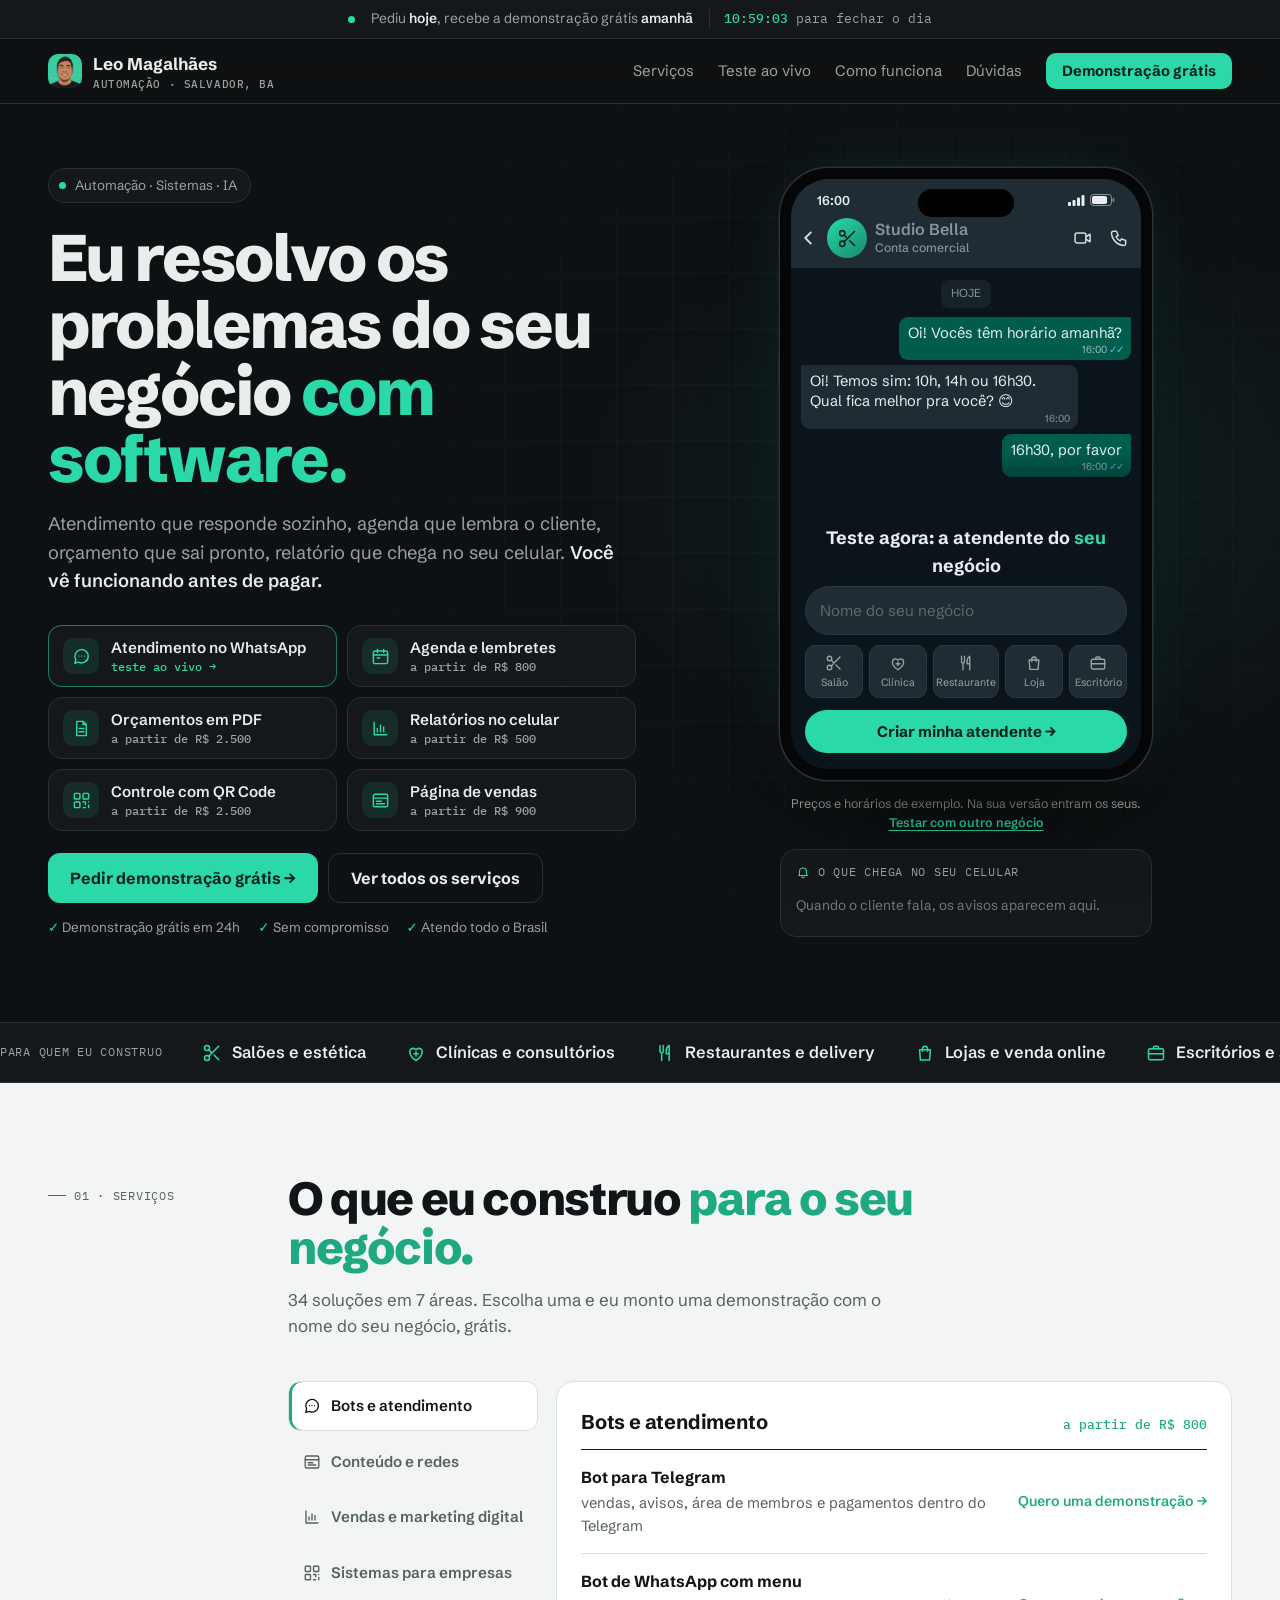
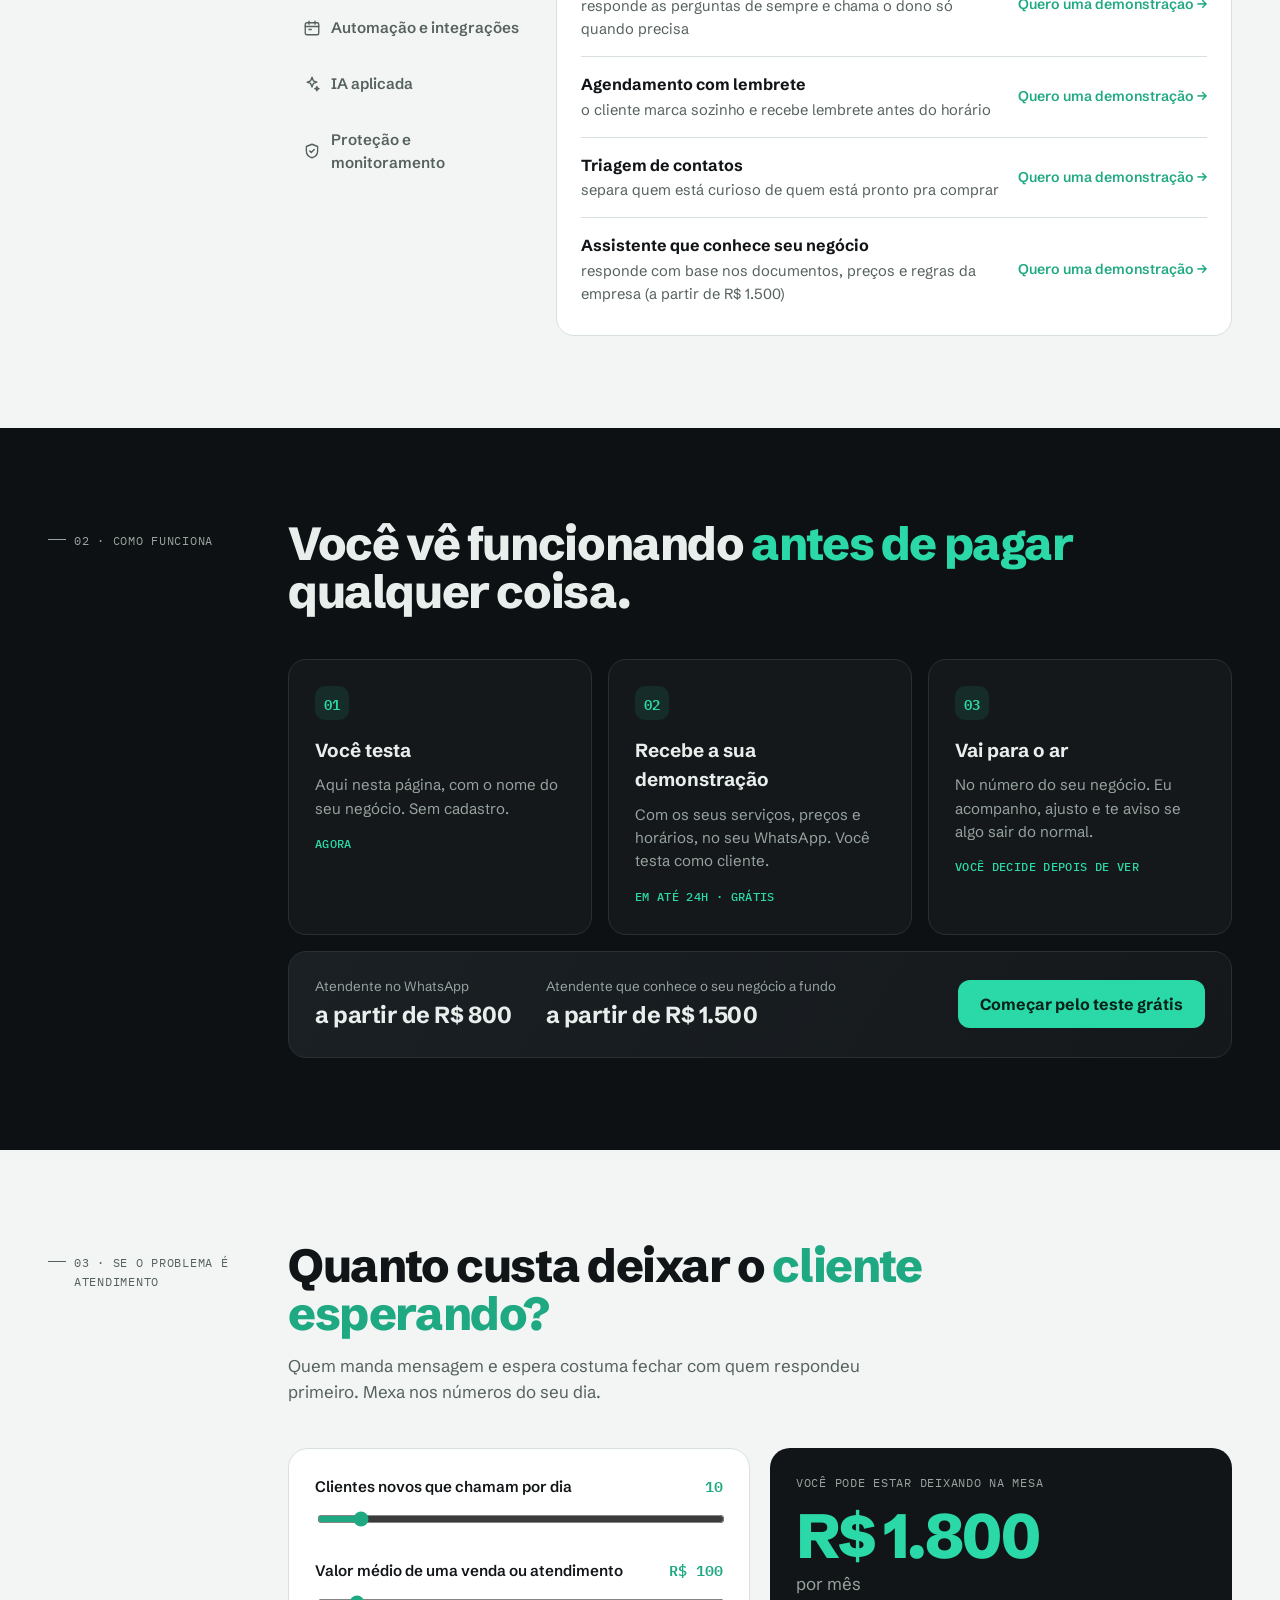
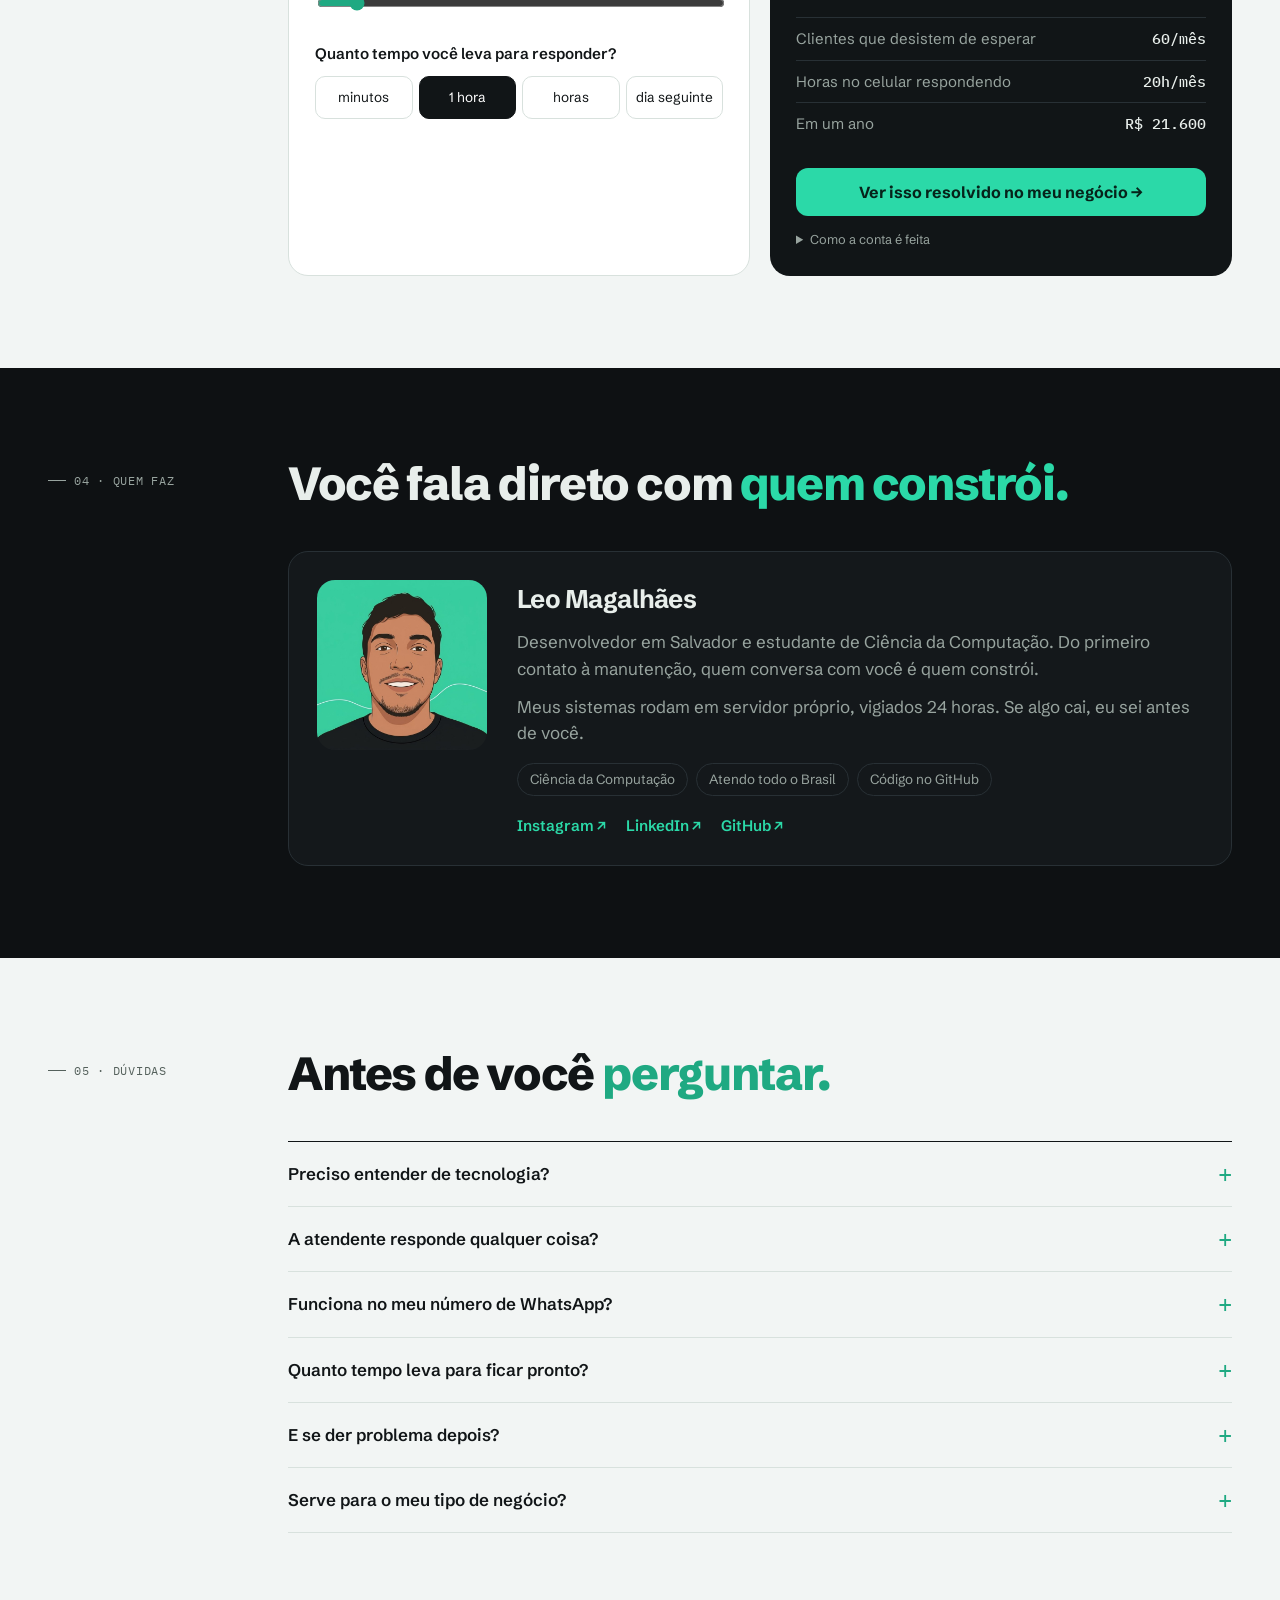
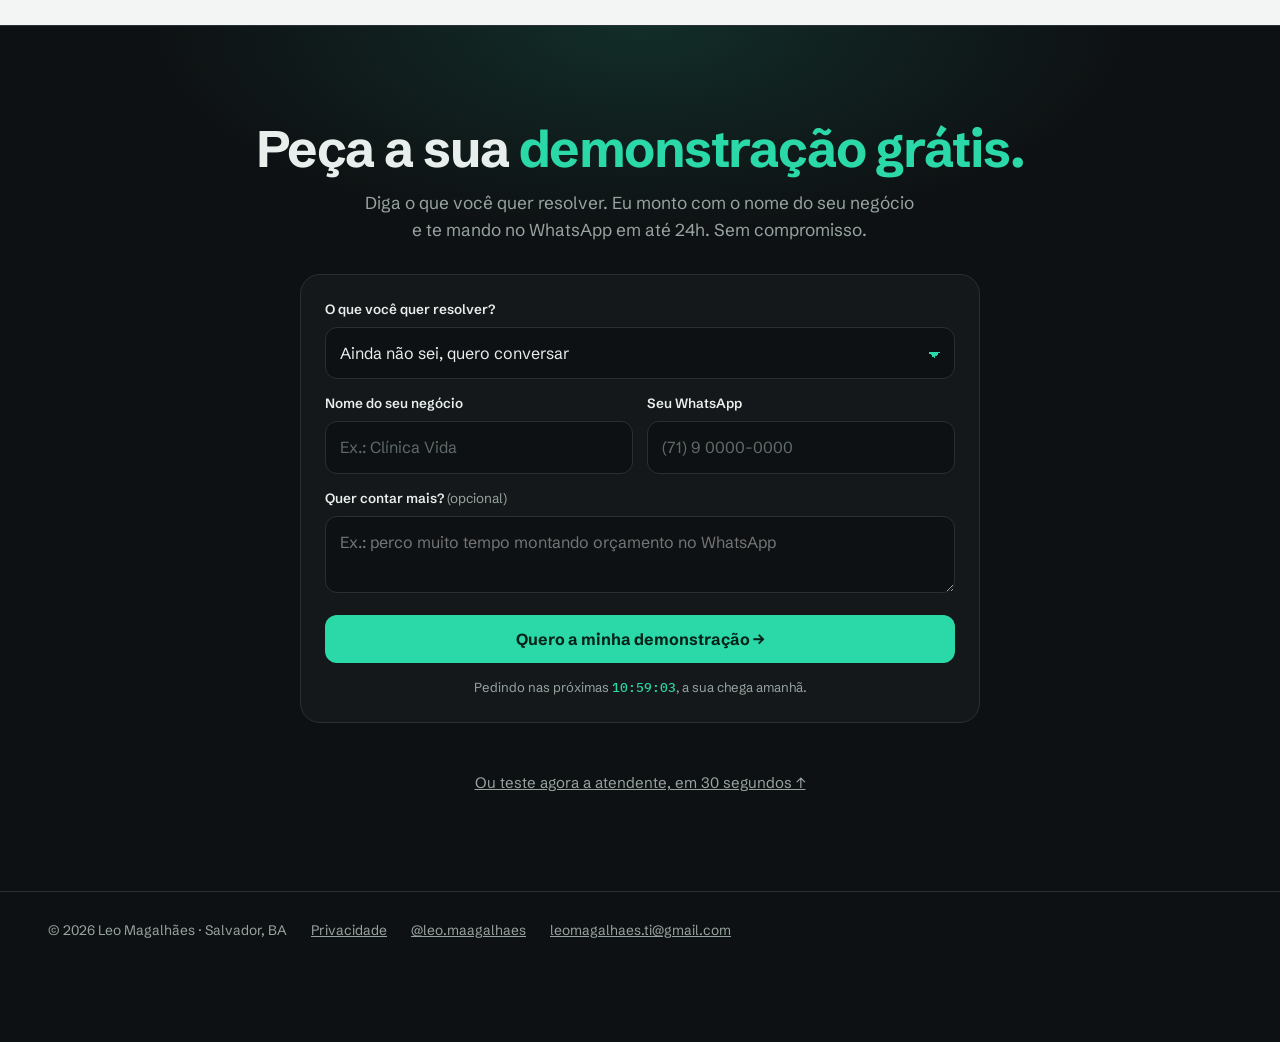
<file: index.html>
<!doctype html>
<html lang="pt-BR">
<head>
<meta charset="utf-8">
<meta name="viewport" content="width=device-width, initial-scale=1">
<meta name="theme-color" content="#0E1113">
<title>Leo Magalhães · Automação, sistemas e IA para o seu negócio</title>
<meta name="description" content="Atendimento no WhatsApp, agenda, orçamentos, relatórios e sistemas sob medida. Demonstração grátis com o nome do seu negócio em 24h.">
<meta property="og:title" content="Leo Magalhães · Automação, sistemas e IA para o seu negócio">
<meta property="og:description" content="Você vê funcionando antes de pagar: demonstração grátis com o nome do seu negócio em 24h.">
<meta property="og:url" content="https://leomagalhaesti.github.io/">
<meta property="og:type" content="website">
<meta property="og:image" content="https://leomagalhaesti.github.io/previa.png">
<link rel="icon" href="img/foto.jpg">
<link rel="preconnect" href="https://fonts.googleapis.com">
<link rel="preconnect" href="https://fonts.gstatic.com" crossorigin>
<link rel="stylesheet" href="https://fonts.googleapis.com/css2?family=Schibsted+Grotesk:wght@400;500;600;700;800&family=IBM+Plex+Mono:wght@400;500&display=swap">
<style>
/* Grafite + verde-menta, sóbrio (escolha do Leo, 23/10/2026). Menta = ação e "ao vivo"; o resto é grafite e branco. */
:root{
  --g0:#0E1113; --g1:#14181B; --g2:#1B2024; --g3:#232A2E; --linha:#283035;
  --texto:#E8EEEB; --suave:#98A49F; --menta:#2BD9A8; --menta-esc:#1FA982; --menta-fundo:rgba(43,217,168,.1);
  --claro:#F2F5F4; --claro2:#E7EDEB; --tinta:#111517; --tinta2:#55615C; --linha-clara:#D8E1DD;
  --sans:"Schibsted Grotesk",system-ui,sans-serif; --mono:"IBM Plex Mono",ui-monospace,monospace;
}
*{box-sizing:border-box}
html{scroll-behavior:smooth}
@media (prefers-reduced-motion:reduce){html{scroll-behavior:auto}*{animation:none!important;transition:none!important}}
body{margin:0;background:var(--g0);color:var(--texto);font:400 17px/1.55 var(--sans);-webkit-font-smoothing:antialiased}
a{color:inherit}
img{max-width:100%;display:block}
button,input{font:inherit;color:inherit}
:focus-visible{outline:2px solid var(--menta);outline-offset:3px}
.casca{max-width:1240px;margin:0 auto;padding:0 28px}
@media (max-width:600px){.casca{padding:0 18px}}
.mono{font-family:var(--mono);font-size:.76rem;letter-spacing:.06em;text-transform:uppercase;color:var(--suave)}
.isca{position:absolute;left:-9999px}

.bt{all:unset;box-sizing:border-box;cursor:pointer;display:inline-flex;align-items:center;justify-content:center;gap:8px;padding:14px 22px;border-radius:12px;font:700 1rem var(--sans);background:var(--menta);color:#06231A;text-align:center;transition:background .15s,transform .15s,box-shadow .15s;box-shadow:0 0 0 0 rgba(43,217,168,0)}
.bt:hover{background:#4BE6B7;box-shadow:0 8px 24px -10px rgba(43,217,168,.6)}
.bt:active{transform:scale(.98)}
.bt[disabled]{opacity:.5;cursor:default}
.bt.peq{padding:9px 16px;font-size:.92rem;border-radius:10px}

/* prazo + topo */
.prazo{background:var(--g1);border-bottom:1px solid var(--linha);font-size:.86rem;color:var(--suave)}
.prazo .casca{display:flex;align-items:center;justify-content:center;gap:10px 16px;min-height:38px;padding-block:6px;text-align:center}
.prazo b{color:var(--texto);font-weight:600}
.pulso{flex:none;width:7px;height:7px;border-radius:50%;background:var(--menta);animation:pulso 1.8s infinite}
@keyframes pulso{0%{box-shadow:0 0 0 0 rgba(43,217,168,.55)}70%{box-shadow:0 0 0 8px rgba(43,217,168,0)}100%{box-shadow:0 0 0 0 rgba(43,217,168,0)}}
.relogio{font-family:var(--mono);font-size:.8rem;border-left:1px solid var(--linha);padding-left:14px}
.relogio b{font-weight:500;color:var(--menta);font-variant-numeric:tabular-nums}
.relogio i{font-style:normal}
@media (max-width:600px){.prazo .casca{justify-content:space-between;text-align:left;font-size:.8rem}.prazo > .casca > .pulso,.relogio i{display:none}.relogio{padding-left:10px}}
.barra{position:sticky;top:0;z-index:20;background:rgba(14,17,19,.86);backdrop-filter:blur(10px);border-bottom:1px solid var(--linha)}
.barra .casca{display:flex;align-items:center;gap:24px;height:64px}
.marca{display:flex;align-items:center;gap:11px;text-decoration:none;font-weight:700}
.marca img{width:34px;height:34px;border-radius:10px}
.marca small{display:block;font:500 .7rem var(--mono);color:var(--suave);letter-spacing:.05em;text-transform:uppercase}
.menu{display:flex;gap:24px;margin-left:auto;font-size:.94rem}
.menu a{text-decoration:none;color:var(--suave);transition:color .15s} .menu a:hover{color:var(--texto)}
@media (max-width:860px){.menu,.marca small{display:none}.barra .bt{margin-left:auto;white-space:nowrap}}

/* herói */
.abre{position:relative;overflow:hidden;padding:64px 0 84px;background:radial-gradient(600px 420px at 78% 42%,rgba(43,217,168,.09),transparent 70%),var(--g0)}
.abre::before{content:"";position:absolute;inset:0;pointer-events:none;
  background-image:linear-gradient(var(--linha) 1px,transparent 1px),linear-gradient(90deg,var(--linha) 1px,transparent 1px);
  background-size:56px 56px;opacity:.35;-webkit-mask-image:radial-gradient(ellipse 70% 80% at 70% 40%,#000,transparent 75%);mask-image:radial-gradient(ellipse 70% 80% at 70% 40%,#000,transparent 75%)}
.abre .casca{position:relative;display:grid;grid-template-columns:1.05fr .95fr;gap:64px;align-items:start}
.selo{display:inline-flex;align-items:center;gap:9px;border:1px solid var(--linha);background:var(--g1);border-radius:999px;padding:6px 13px 6px 10px;font-size:.84rem;color:var(--suave)}
.selo .pulso{animation-duration:2.4s}
h1{font-weight:800;font-size:clamp(2.35rem,5.3vw,4.1rem);line-height:1.02;letter-spacing:-.035em;margin:22px 0 18px}
h1 em{font-style:normal;color:var(--menta)}
.lead{font-size:1.14rem;color:var(--suave);max-width:33em;margin:0 0 30px}
.lead b{color:var(--texto);font-weight:600}
.monta{background:var(--g1);border:1px solid var(--linha);border-radius:20px;padding:24px}
.monta h2{font-size:1.08rem;margin:0 0 4px}
.monta > p{margin:0 0 18px;color:var(--suave);font-size:.94rem}
.campo{display:block;margin-bottom:16px}
.campo > span{display:block;font-size:.84rem;font-weight:600;margin-bottom:7px;color:var(--texto)}
.campo input{width:100%;padding:14px 15px;border-radius:12px;border:1.5px solid var(--linha);background:var(--g0);font-size:1.02rem;color:var(--texto);transition:border-color .15s}
.campo input::placeholder{color:#5f6b67}
.campo input:focus{outline:none;border-color:var(--menta)}
.ramos{display:grid;grid-template-columns:repeat(5,1fr);gap:8px;margin-bottom:20px}
.ramos button{all:unset;box-sizing:border-box;cursor:pointer;display:flex;flex-direction:column;align-items:center;gap:7px;padding:12px 4px 10px;border-radius:12px;border:1.5px solid var(--linha);background:var(--g0);font-size:.78rem;line-height:1.2;text-align:center;color:var(--suave);transition:all .15s}
.ramos button svg{width:22px;height:22px;stroke:currentColor}
.ramos button:hover{border-color:#3a454b;color:var(--texto)}
.ramos button[aria-pressed="true"]{border-color:var(--menta);background:var(--menta-fundo);color:var(--menta)}
.ramos button:focus-visible{outline:2px solid var(--menta);outline-offset:2px}
@media (max-width:520px){.ramos{grid-template-columns:repeat(3,1fr)}}
.monta .bt{width:100%}
.garantias{display:flex;flex-wrap:wrap;gap:6px 18px;margin-top:14px;font-size:.84rem;color:var(--suave)}
.garantias span::before{content:"✓ ";color:var(--menta);font-weight:700}
@media (max-width:920px){.abre{padding:36px 0 60px}.abre .casca{grid-template-columns:1fr;gap:40px}}

/* celular (WhatsApp, modo escuro) */
.palco{position:relative}
.cel{position:relative;width:100%;max-width:372px;margin:0 auto;background:#050607;border-radius:48px;padding:11px;
  box-shadow:0 0 0 1.5px #2b3236,0 50px 100px -40px rgba(0,0,0,.9),0 0 80px -30px rgba(43,217,168,.25)}
.tela{background:#0B141A;border-radius:38px;overflow:hidden;height:590px;display:flex;flex-direction:column;position:relative}
.ilha{position:absolute;top:10px;left:50%;transform:translateX(-50%);width:96px;height:28px;border-radius:20px;background:#000;z-index:3}
.status{display:flex;justify-content:space-between;align-items:center;padding:13px 26px 4px;font:600 .8rem var(--sans);color:#E9EDEF;background:#1F2C34}
.status .ics{display:flex;gap:5px;align-items:center}
.cab{background:#1F2C34;color:#E9EDEF;padding:6px 12px 10px 6px;display:flex;align-items:center;gap:8px}
.cab .volta{width:22px;height:22px;flex:none;opacity:.9}
.logo{width:40px;height:40px;border-radius:50%;flex:none;display:grid;place-items:center;background:linear-gradient(140deg,#2BD9A8,#178A69)}
.logo svg{width:21px;height:21px;stroke:#06231A}
.logo.pula{animation:pulaLogo .45s ease-out}
@keyframes pulaLogo{40%{transform:scale(1.15)}}
.cab .quem{flex:1;min-width:0}
.cab strong{display:block;font-size:1rem;font-weight:600;line-height:1.25;white-space:nowrap;overflow:hidden;text-overflow:ellipsis}
.cab strong.vazio{color:#8696A0}
.cab small{display:block;font-size:.76rem}
.cab small b{font-weight:500;color:#8696A0}
.cab small b.on{color:var(--menta)}
.cab .acoes{display:flex;gap:16px;opacity:.9}
.cab .acoes svg{width:20px;height:20px}
.msgs{flex:1;overflow-y:auto;padding:12px 10px;display:flex;flex-direction:column;gap:5px;scroll-behavior:smooth;
  background-color:#0B141A;background-image:radial-gradient(rgba(255,255,255,.035) 1px,transparent 1.4px);background-size:16px 16px}
.dia{align-self:center;background:#182229;color:#8696A0;font-size:.72rem;padding:5px 10px;border-radius:8px;margin-bottom:4px}
.b{max-width:84%;padding:6px 9px 17px;border-radius:9px;font-size:.92rem;line-height:1.38;position:relative;white-space:pre-wrap;word-wrap:break-word;color:#E9EDEF;animation:entra .22s ease-out}
.b small{position:absolute;right:8px;bottom:3px;font-size:.64rem;color:#8696A0}
.b.ela{background:#1F2C34;align-self:flex-start;border-top-left-radius:2px}
.b.cli{background:#005C4B;align-self:flex-end;border-top-right-radius:2px}
.b.cli small{color:#99BEB7}
.b.cli small::after{content:" ✓✓";color:#53BDEB;letter-spacing:-.15em}
.b.sis{align-self:center;background:#182229;color:#C8B47E;font-size:.76rem;padding:6px 11px;text-align:center;max-width:92%}
.b.dig{padding:11px 14px}
.b.dig i{display:inline-block;width:6px;height:6px;margin:0 2px;border-radius:50%;background:#8696A0;animation:pula 1s infinite}
.b.dig i:nth-child(2){animation-delay:.15s}.b.dig i:nth-child(3){animation-delay:.3s}
@keyframes pula{0%,60%,100%{transform:translateY(0);opacity:.5}30%{transform:translateY(-4px);opacity:1}}
@keyframes entra{from{opacity:0;transform:translateY(6px)}to{opacity:1;transform:none}}
.sug{display:flex;gap:6px;overflow-x:auto;padding:6px 10px 4px;background:#0B141A;scrollbar-width:none}
.sug:empty{display:none}
.sug::-webkit-scrollbar{display:none}
.sug button{all:unset;cursor:pointer;flex:none;background:#1F2C34;border:1px solid #2A3942;color:var(--menta);border-radius:999px;padding:7px 12px;font-size:.82rem;font-weight:600}
.sug button:hover{background:#26353F}
.escreve{display:flex;gap:7px;padding:6px 8px 16px;background:#0B141A}
.caixa-txt{flex:1;min-width:0;display:flex;align-items:center;gap:8px;background:#1F2C34;border-radius:999px;padding:0 6px 0 12px}
.caixa-txt svg{width:20px;height:20px;flex:none;opacity:.6}
.caixa-txt input{flex:1;min-width:0;border:0;background:transparent;padding:11px 0;font-size:.93rem;color:#E9EDEF}
.caixa-txt input::placeholder{color:#8696A0}
.caixa-txt input:focus{outline:none}
.caixa-txt:focus-within{box-shadow:0 0 0 1.5px var(--menta)}
.escreve button{all:unset;cursor:pointer;width:44px;height:44px;border-radius:50%;background:#00A884;display:grid;place-items:center;flex:none}
.escreve button[disabled]{opacity:.45;cursor:default}
.tampa{position:absolute;left:0;right:0;bottom:0;height:62%;display:flex;align-items:flex-end;justify-content:center;text-align:center;padding:0 28px 92px;
  background:linear-gradient(to bottom,rgba(11,20,26,0),rgba(11,20,26,.95) 48%);transition:opacity .35s;pointer-events:none}
.tampa strong{display:block;font-size:1.12rem;color:#E9EDEF;margin-bottom:6px}
.tampa p{margin:0;font-size:.88rem;color:#8696A0}
.tampa.some{opacity:0}
.aviso-ex{text-align:center;font-size:.78rem;color:var(--suave);margin:14px auto 0;max-width:372px}

.dono{max-width:372px;margin:16px auto 0;background:var(--g1);border:1px solid var(--linha);border-radius:16px;padding:13px 15px}
.dono header{margin-bottom:6px}
.dono header .mono{display:flex;align-items:center;gap:8px}
.dono header svg{width:14px;height:14px;stroke:var(--menta)}
.dono ol{list-style:none;margin:0;padding:0;font-size:.85rem;max-height:140px;overflow-y:auto}
.dono li{display:flex;gap:10px;padding:7px 0;border-top:1px solid var(--linha);animation:entra .25s ease-out;color:var(--suave)}
.dono li:first-child{border-top:0}
.dono li time{font:500 .72rem var(--mono);color:#6f7b76;flex:none;padding-top:2px}
.dono li b{color:var(--menta);font-weight:600}
.dono li.vazio{color:#6f7b76}

.fecha{display:none;margin:18px auto 0;max-width:372px;background:var(--g2);border:1px solid rgba(43,217,168,.45);border-radius:18px;padding:22px;box-shadow:0 0 50px -20px rgba(43,217,168,.4)}
.fecha.on{display:block;animation:entra .35s ease-out}
.fecha h3{margin:0 0 6px;font-size:1.22rem;letter-spacing:-.02em;line-height:1.25}
.fecha .intro{margin:0 0 16px;color:var(--suave);font-size:.92rem}
.fecha .bt{width:100%}
.prazo-mini{margin:12px 0 0;font-size:.82rem;color:var(--suave);text-align:center}
.prazo-mini b{font-family:var(--mono);color:var(--menta);font-weight:500}
.ok{display:none;text-align:center;padding:6px 0;color:var(--suave)}
.ok strong{display:block;font-size:1.25rem;margin-bottom:6px;color:var(--menta)}
.erro{margin:10px 0 0;color:#FF9C85;font-size:.9rem;display:none}
@media (max-width:420px){.cel{border-radius:42px;padding:9px}.tela{border-radius:34px;height:560px}}

/* faixa de nichos */
.faixa{background:var(--g1);border-block:1px solid var(--linha);overflow:hidden;padding:17px 0}
.trilho{display:flex;align-items:center;gap:40px;width:max-content;animation:rola 52s linear infinite}
.faixa:hover .trilho,.faixa:focus-within .trilho{animation-play-state:paused}
@keyframes rola{to{transform:translateX(-50%)}}
.trilho button,.trilho span:not(.mono){all:unset;display:inline-flex;align-items:center;gap:10px;font-size:1.02rem;font-weight:600;white-space:nowrap;color:var(--texto)}
.trilho svg{width:20px;height:20px;stroke:var(--menta)}
.trilho button{cursor:pointer}
.trilho button:hover{color:var(--menta)}
.trilho button:focus-visible{outline:2px solid var(--menta);outline-offset:4px}
@media (prefers-reduced-motion:reduce){.trilho{flex-wrap:wrap;width:auto;padding:0 18px}}

/* seções */
section.s{padding:92px 0}
.clara{background:var(--claro);color:var(--tinta)}
.clara .mono{color:var(--tinta2)}
.tit{display:grid;grid-template-columns:210px 1fr;gap:30px;margin-bottom:42px}
.tit .mono{padding-top:12px;display:flex;gap:8px;align-items:flex-start}
.tit .mono::before{content:"";flex:none;width:18px;height:1px;background:currentColor;margin-top:.62em}
.tit h2{margin:0;font-size:clamp(1.9rem,3.8vw,2.9rem);line-height:1.05;letter-spacing:-.03em;font-weight:800;max-width:17em}
.tit h2 em{font-style:normal;color:var(--menta)}
.clara .tit h2 em{color:var(--menta-esc)}
.tit p{margin:14px 0 0;color:var(--suave);max-width:36em;font-size:1.06rem}
.clara .tit p{color:var(--tinta2)}
.recuo{margin-left:240px}
@media (max-width:1000px){.recuo{margin-left:0}}
@media (max-width:760px){.tit{grid-template-columns:1fr;gap:8px}section.s{padding:64px 0}}

/* conta */
.conta{display:grid;grid-template-columns:1fr 1fr;gap:20px}
.ctl,.res{border-radius:20px;padding:26px}
.ctl{background:#fff;border:1px solid var(--linha-clara)}
.ctl label{display:block;margin-bottom:24px}
.ctl label > span,.ctl .rot{display:flex;justify-content:space-between;font-weight:600;font-size:.95rem;margin-bottom:10px}
.ctl output{font-family:var(--mono);color:var(--menta-esc)}
input[type=range]{width:100%;accent-color:var(--menta-esc)}
.seg{display:grid;grid-template-columns:repeat(4,1fr);gap:6px}
.seg button{all:unset;cursor:pointer;text-align:center;padding:10px 4px;border-radius:10px;border:1.5px solid var(--linha-clara);font-size:.85rem}
.seg button[aria-pressed="true"]{background:var(--tinta);color:#fff;border-color:var(--tinta)}
.res{display:flex;flex-direction:column;background:var(--tinta);color:var(--texto)}
.res .mono{color:var(--suave)}
.res .grande{font-size:clamp(2.6rem,6vw,3.9rem);font-weight:800;letter-spacing:-.04em;line-height:1;margin:12px 0 4px;color:var(--menta)}
.res ul{list-style:none;padding:0;margin:20px 0 24px;font-size:.94rem;color:var(--suave)}
.res li{padding:9px 0;border-top:1px solid var(--linha);display:flex;justify-content:space-between;gap:10px}
.res li b{font-family:var(--mono);font-weight:500;color:var(--texto)}
.res .bt{margin-top:auto}
.res details{margin-top:14px;font-size:.8rem;color:var(--suave)}
.res summary{cursor:pointer}
@media (max-width:700px){.conta{grid-template-columns:1fr}}

/* como funciona */
.passos{display:grid;grid-template-columns:repeat(3,1fr);gap:16px}
.passo{position:relative;padding:26px;border:1px solid var(--linha);border-radius:18px;background:var(--g1)}
.passo .n{display:inline-grid;place-items:center;width:34px;height:34px;border-radius:10px;background:var(--menta-fundo);color:var(--menta);font:600 .85rem var(--mono)}
.passo h3{margin:16px 0 8px;font-size:1.18rem}
.passo p{margin:0;color:var(--suave);font-size:.94rem}
.passo .quando{display:inline-block;margin-top:16px;font:500 .74rem var(--mono);color:var(--menta);letter-spacing:.03em}
.preco{margin-top:16px;display:flex;flex-wrap:wrap;align-items:center;gap:16px 34px;padding:24px 26px;border-radius:18px;border:1px solid var(--linha);background:linear-gradient(120deg,var(--g2),var(--g1))}
.preco small{display:block;color:var(--suave);font-size:.84rem}
.preco b{font-size:1.45rem;letter-spacing:-.02em}
.preco .bt{margin-left:auto}
@media (max-width:760px){.passos{grid-template-columns:1fr}.preco .bt{margin-left:0;width:100%}}

/* outros serviços */
.servs{display:grid;grid-template-columns:repeat(3,1fr);gap:14px}
.serv{background:#fff;border:1px solid var(--linha-clara);border-radius:16px;padding:22px;transition:border-color .2s,transform .2s}
.serv:hover{border-color:var(--menta-esc);transform:translateY(-2px)}
.serv .ic{width:38px;height:38px;border-radius:10px;background:var(--claro2);display:grid;place-items:center;margin-bottom:14px}
.serv .ic svg{width:20px;height:20px;stroke:var(--menta-esc)}
.serv h3{margin:0 0 6px;font-size:1.04rem}
.serv p{margin:0 0 14px;color:var(--tinta2);font-size:.92rem}
.serv > span:last-child{font:500 .76rem var(--mono);color:var(--tinta)}
@media (max-width:900px){.servs{grid-template-columns:1fr 1fr}}
@media (max-width:600px){.servs{grid-template-columns:1fr}}

/* quem */
.quem-cartao{display:grid;grid-template-columns:170px 1fr;gap:30px;align-items:start;background:var(--g1);border:1px solid var(--linha);border-radius:20px;padding:28px}
.quem-cartao img{width:170px;height:170px;border-radius:18px;object-fit:cover}
.quem-cartao h3{margin:0 0 10px;font-size:1.6rem;letter-spacing:-.02em}
.quem-cartao p{margin:0 0 12px;color:var(--suave)}
.fatos{display:flex;flex-wrap:wrap;gap:8px;margin:16px 0 18px}
.fatos span{font-size:.84rem;border:1px solid var(--linha);border-radius:999px;padding:5px 12px;color:var(--suave)}
.links{display:flex;flex-wrap:wrap;gap:20px;font-weight:600;font-size:.95rem}
.links a{text-decoration:none;color:var(--menta)}
@media (max-width:700px){.quem-cartao{grid-template-columns:1fr}.quem-cartao img{width:96px;height:96px}}

/* dúvidas */
.faq{border-top:1.5px solid var(--tinta)}
.faq details{border-bottom:1px solid var(--linha-clara)}
.faq summary{cursor:pointer;list-style:none;display:flex;justify-content:space-between;gap:20px;padding:19px 0;font-weight:600;font-size:1.06rem}
.faq summary::-webkit-details-marker{display:none}
.faq summary::after{content:"+";font:400 1.5rem/1 var(--mono);color:var(--menta-esc);transition:transform .2s}
.faq details[open] summary::after{transform:rotate(45deg)}
.faq p{margin:0 0 20px;color:var(--tinta2);max-width:44em}

/* final */
.final{position:relative;overflow:hidden;padding:96px 0;text-align:center;background:radial-gradient(700px 300px at 50% 0%,rgba(43,217,168,.14),transparent 70%),var(--g0);border-top:1px solid var(--linha)}
.final h2{font-size:clamp(2rem,4.5vw,3.2rem);letter-spacing:-.03em;line-height:1.05;margin:0 0 14px}
.final .intro{margin:0 auto 30px;max-width:32em;color:var(--suave);font-size:1.08rem}
.rapido{display:flex;gap:10px;max-width:660px;margin:0 auto;flex-wrap:wrap}
.rapido input{flex:1 1 190px;min-width:0;padding:14px 16px;border-radius:12px;border:1.5px solid var(--linha);font-size:1rem;background:var(--g1);color:var(--texto)}
.rapido input::placeholder{color:#5f6b67}
.rapido input:focus{outline:none;border-color:var(--menta)}
.rapido .bt{flex:0 0 auto}
@media (max-width:600px){.rapido .bt{flex:1 1 100%}}
.rapido-msg{min-height:1.4em;margin:14px auto 0;font-weight:600;color:var(--menta)}
.final .alt{display:inline-block;margin-top:10px;color:var(--suave);font-size:.94rem}
footer{padding:28px 0 100px;font-size:.86rem;color:var(--suave);border-top:1px solid var(--linha)}
footer .casca{display:flex;flex-wrap:wrap;gap:10px 24px}
footer a{color:var(--suave)}

/* fixa, aviso e saída */
.fixa{position:fixed;left:12px;right:12px;bottom:12px;z-index:30;display:none;transform:translateY(140%);transition:transform .3s}
.fixa.on{transform:none}
.fixa .bt{width:100%;box-shadow:0 14px 30px -10px rgba(0,0,0,.7)}
@media (max-width:860px){.fixa{display:block}}
.toast{position:fixed;left:16px;bottom:16px;z-index:40;max-width:350px;display:flex;gap:12px;align-items:flex-start;background:var(--g2);color:var(--texto);border:1px solid var(--linha);border-radius:14px;padding:14px 36px 14px 14px;box-shadow:0 24px 50px -20px rgba(0,0,0,.8);transform:translateY(calc(100% + 40px));opacity:0;visibility:hidden;transition:transform .45s cubic-bezier(.2,.8,.2,1),opacity .3s,visibility .45s}
.toast.on{transform:none;opacity:1;visibility:visible}
.toast p{margin:0;font-size:.9rem;line-height:1.42;color:var(--suave)}
.toast p b{color:var(--texto)}
.toast p a{color:var(--menta);font-weight:600;text-decoration:none}
.toast .ic{flex:none;width:30px;height:30px;border-radius:9px;background:var(--menta-fundo);display:grid;place-items:center}
.toast .ic svg{width:16px;height:16px;stroke:var(--menta)}
.toast .x{all:unset;cursor:pointer;position:absolute;top:8px;right:12px;color:var(--suave);font-size:1.2rem}
@media (max-width:860px){.toast{left:12px;right:12px;max-width:none;bottom:84px}}
dialog{border:1px solid var(--linha);border-radius:20px;padding:28px;max-width:440px;width:calc(100% - 32px);background:var(--g1);color:var(--texto);box-shadow:0 40px 80px -30px rgba(0,0,0,.9)}
dialog::backdrop{background:rgba(5,6,7,.7);backdrop-filter:blur(3px)}
dialog h2{margin:0 0 8px;font-size:1.45rem;letter-spacing:-.02em;line-height:1.18;padding-right:20px}
dialog p{margin:0 0 18px;color:var(--suave)}
dialog .x{all:unset;cursor:pointer;position:absolute;top:-10px;right:-6px;font-size:1.4rem;color:var(--suave)}
dialog form{position:relative}
dialog .bt{width:100%}
dialog .alt{margin:14px 0 0;font-size:.9rem;text-align:center}
dialog .alt a{color:var(--menta);font-weight:600}

/* 2026-10-23 · oferta ampla: atalhos de serviço no herói, teste dentro do celular, catálogo e pedido com serviço */
.sr{position:absolute;width:1px;height:1px;overflow:hidden;clip:rect(0 0 0 0);white-space:nowrap}
.atalhos{display:grid;grid-template-columns:1fr 1fr;gap:10px;margin:0 0 22px}
.atalho{display:flex;align-items:center;gap:12px;padding:12px 14px;border:1px solid var(--linha);border-radius:14px;background:var(--g1);text-decoration:none;transition:border-color .15s,background .15s}
.atalho:hover{border-color:var(--menta);background:var(--g2)}
.atalho .ic{flex:none;width:36px;height:36px;border-radius:10px;background:var(--menta-fundo);display:grid;place-items:center}
.atalho .ic svg{width:19px;height:19px;stroke:var(--menta)}
.atalho b{display:block;font-size:.95rem;font-weight:600;line-height:1.25}
.atalho small{display:block;font:500 .72rem var(--mono);color:var(--suave);margin-top:2px}
.atalho:first-child{border-color:rgba(43,217,168,.5)}
.atalho:first-child small{color:var(--menta)}
.acoes-topo{display:flex;flex-wrap:wrap;gap:10px}
.bt.contorno{background:transparent;color:var(--texto);border:1.5px solid var(--linha);box-shadow:none}
.bt.contorno:hover{border-color:var(--menta);color:var(--menta);background:transparent}
@media (max-width:520px){.atalhos{gap:8px}.atalho{flex-direction:column;align-items:flex-start;gap:8px;padding:12px}.atalho b{font-size:.88rem}.acoes-topo .bt{flex:1 1 100%}}
.so-cel{display:none}
@media (max-width:600px){.so-pc{display:none}.so-cel{display:inline}.marca{white-space:nowrap}}
/* teste dentro do celular */
.tampa{height:auto;top:auto;padding:70px 14px 16px;pointer-events:auto;background:linear-gradient(to bottom,rgba(11,20,26,0),rgba(11,20,26,.97) 60px)}
.tampa.some{pointer-events:none}
.tampa .monta{all:unset;display:block;width:100%;text-align:left}
.tampa-tit{display:block;font-size:1.02rem;color:#E9EDEF;margin:0 0 10px;text-align:center}
.tampa-tit em{font-style:normal;color:var(--menta)}
.tampa .campo{margin-bottom:10px}
.tampa .campo input{background:#1F2C34;border-color:#2A3942;padding:12px 14px;font-size:.95rem;border-radius:999px}
.tampa .ramos{grid-template-columns:repeat(5,1fr);gap:6px;margin-bottom:12px}
.tampa .ramos button{padding:8px 2px 7px;font-size:.66rem;gap:5px;background:#1F2C34;border-color:#2A3942;border-radius:10px}
.tampa .ramos button svg{width:18px;height:18px}
.tampa .bt{padding:12px 16px;border-radius:999px;font-size:.95rem}
.link{all:unset;cursor:pointer;color:var(--menta);font-weight:600;text-decoration:underline;text-underline-offset:3px}
/* catálogo */
.catalogo{display:grid;grid-template-columns:250px 1fr;gap:18px;align-items:start}
.abas{display:flex;flex-direction:column;gap:6px}
.abas button{all:unset;cursor:pointer;display:flex;align-items:center;gap:10px;padding:12px 14px;border-radius:12px;font-weight:600;font-size:.95rem;color:var(--tinta2);border:1px solid transparent}
.abas button svg{width:18px;height:18px;stroke:currentColor;flex:none}
.abas button:hover{color:var(--tinta);background:#fff}
.abas button[aria-selected="true"]{background:#fff;color:var(--tinta);border-color:var(--linha-clara);box-shadow:inset 3px 0 0 var(--menta-esc)}
.abas button:focus-visible{outline:2px solid var(--menta-esc)}
.painel{background:#fff;border:1px solid var(--linha-clara);border-radius:18px;padding:8px 24px 14px}
.painel header{display:flex;flex-wrap:wrap;justify-content:space-between;align-items:baseline;gap:6px 20px;padding:16px 0 12px;border-bottom:1.5px solid var(--tinta)}
.painel h3{margin:0;font-size:1.25rem;letter-spacing:-.01em}
.painel header span{font:500 .8rem var(--mono);color:var(--menta-esc)}
.painel ul{list-style:none;margin:0;padding:0}
.painel li{display:flex;justify-content:space-between;align-items:center;gap:18px;padding:15px 0;border-bottom:1px solid var(--linha-clara)}
.painel li:last-child{border-bottom:0}
.painel li b{display:block;font-size:1rem}
.painel li div span{display:block;color:var(--tinta2);font-size:.92rem;margin-top:2px}
.painel li a{flex:none;font-weight:600;font-size:.88rem;color:var(--menta-esc);text-decoration:none;white-space:nowrap}
.painel li a:hover{text-decoration:underline}
@media (max-width:860px){.catalogo{grid-template-columns:1fr}.abas{flex-direction:row;overflow-x:auto;scrollbar-width:none;margin:0 -18px;padding:0 18px}.abas::-webkit-scrollbar{display:none}.abas button{flex:none;white-space:nowrap}.painel{padding:4px 18px 10px}.painel li{flex-direction:column;align-items:flex-start;gap:8px}}
/* pedido com serviço */
.final h2 em{font-style:normal;color:var(--menta)}
.rapido{display:grid;grid-template-columns:1fr 1fr;gap:14px;max-width:680px;text-align:left;background:var(--g1);border:1px solid var(--linha);border-radius:20px;padding:24px}
.rapido label span{display:block;font-size:.84rem;font-weight:600;margin-bottom:7px}
.rapido label span i{font-style:normal;color:var(--suave);font-weight:400}
.rapido input,.rapido select,.rapido textarea{width:100%;padding:13px 14px;border-radius:12px;border:1.5px solid var(--linha);background:var(--g0);color:var(--texto);font:inherit;font-size:1rem}
.rapido select{appearance:none;background-image:linear-gradient(45deg,transparent 50%,var(--menta) 50%),linear-gradient(135deg,var(--menta) 50%,transparent 50%);background-position:calc(100% - 20px) 55%,calc(100% - 14px) 55%;background-size:6px 6px;background-repeat:no-repeat;padding-right:40px}
.rapido textarea{resize:vertical;min-height:52px}
.rapido input:focus,.rapido select:focus,.rapido textarea:focus{outline:none;border-color:var(--menta)}
.rapido .largo{grid-column:1/-1}
.rapido .bt{width:100%}
.rapido .prazo-mini{margin:0}
@media (max-width:600px){.rapido{grid-template-columns:1fr;padding:18px}}
</style>
</head>
<body>

<svg width="0" height="0" style="position:absolute" aria-hidden="true">
  <defs>
    <symbol id="i-salao" viewBox="0 0 24 24" fill="none" stroke-width="1.8" stroke-linecap="round" stroke-linejoin="round"><circle cx="6" cy="6" r="3"/><circle cx="6" cy="18" r="3"/><path d="M20 4 8.1 15.9M14.5 14.5 20 20M8.1 8.1 12 12"/></symbol>
    <symbol id="i-clinica" viewBox="0 0 24 24" fill="none" stroke-width="1.8" stroke-linecap="round" stroke-linejoin="round"><path d="M12 21s-7.5-4.6-7.5-10.4A4.1 4.1 0 0 1 12 8.3a4.1 4.1 0 0 1 7.5 2.3C19.5 16.4 12 21 12 21z"/><path d="M12 10.5v5M9.5 13h5"/></symbol>
    <symbol id="i-restaurante" viewBox="0 0 24 24" fill="none" stroke-width="1.8" stroke-linecap="round" stroke-linejoin="round"><path d="M6 3v7a2 2 0 0 0 4 0V3M8 12v9M17 21V3c-2.2 1.2-3.5 3.5-3.5 7v3H17"/></symbol>
    <symbol id="i-loja" viewBox="0 0 24 24" fill="none" stroke-width="1.8" stroke-linecap="round" stroke-linejoin="round"><path d="M5.5 8h13l-1 12.5h-11z"/><path d="M9 10V7a3 3 0 0 1 6 0v3"/></symbol>
    <symbol id="i-servicos" viewBox="0 0 24 24" fill="none" stroke-width="1.8" stroke-linecap="round" stroke-linejoin="round"><rect x="3" y="7" width="18" height="13" rx="2"/><path d="M9 7V5.5A1.5 1.5 0 0 1 10.5 4h3A1.5 1.5 0 0 1 15 5.5V7M3 13h18"/></symbol>
    <symbol id="i-negocio" viewBox="0 0 24 24" fill="none" stroke-width="1.8" stroke-linecap="round" stroke-linejoin="round"><path d="M4 10v10h16V10M3 10l2-6h14l2 6"/><path d="M3 10a3 3 0 0 0 6 0 3 3 0 0 0 6 0 3 3 0 0 0 6 0M10 20v-5h4v5"/></symbol>
    <symbol id="i-academia" viewBox="0 0 24 24" fill="none" stroke-width="1.8" stroke-linecap="round" stroke-linejoin="round"><path d="M6 7v10M3 9.5v5M18 7v10M21 9.5v5M6 12h12"/></symbol>
    <symbol id="i-imovel" viewBox="0 0 24 24" fill="none" stroke-width="1.8" stroke-linecap="round" stroke-linejoin="round"><path d="M3 11 12 4l9 7M5 9.5V20h14V9.5M10 20v-6h4v6"/></symbol>
    <symbol id="i-agenda" viewBox="0 0 24 24" fill="none" stroke-width="1.8" stroke-linecap="round" stroke-linejoin="round"><rect x="3" y="5" width="18" height="16" rx="2"/><path d="M3 10h18M8 3v4M16 3v4M8 14h3"/></symbol>
    <symbol id="i-doc" viewBox="0 0 24 24" fill="none" stroke-width="1.8" stroke-linecap="round" stroke-linejoin="round"><path d="M14 3H6v18h12V7z"/><path d="M14 3v4h4M9 12h6M9 16h6"/></symbol>
    <symbol id="i-grafico" viewBox="0 0 24 24" fill="none" stroke-width="1.8" stroke-linecap="round" stroke-linejoin="round"><path d="M4 20V4M4 20h16M8 16v-4M12 16V8M16 16v-6"/></symbol>
    <symbol id="i-qr" viewBox="0 0 24 24" fill="none" stroke-width="1.8" stroke-linecap="round" stroke-linejoin="round"><rect x="3" y="3" width="7" height="7" rx="1"/><rect x="14" y="3" width="7" height="7" rx="1"/><rect x="3" y="14" width="7" height="7" rx="1"/><path d="M14 14h3v3M21 14v.01M14 21h3M21 18v3"/></symbol>
    <symbol id="i-pagina" viewBox="0 0 24 24" fill="none" stroke-width="1.8" stroke-linecap="round" stroke-linejoin="round"><rect x="3" y="4" width="18" height="16" rx="2"/><path d="M3 9h18M7 13h6M7 16h10"/></symbol>
    <symbol id="i-escudo" viewBox="0 0 24 24" fill="none" stroke-width="1.8" stroke-linecap="round" stroke-linejoin="round"><path d="M12 3 4.5 6v6c0 4.5 3.2 7.8 7.5 9 4.3-1.2 7.5-4.5 7.5-9V6z"/><path d="m9 12 2 2 4-4"/></symbol>
    <symbol id="i-mensagem" viewBox="0 0 24 24" fill="none" stroke-width="1.8" stroke-linecap="round" stroke-linejoin="round"><path d="M20.5 11.6a8.4 8.4 0 0 1-12.3 7.5L3.5 20.5l1.4-4.5a8.4 8.4 0 1 1 15.6-4.4z"/><path d="M8.5 11.5h.01M12 11.5h.01M15.5 11.5h.01"/></symbol>
    <symbol id="i-ia" viewBox="0 0 24 24" fill="none" stroke-width="1.8" stroke-linecap="round" stroke-linejoin="round"><path d="M12 3l1.8 4.7L18.5 9.5l-4.7 1.8L12 16l-1.8-4.7L5.5 9.5l4.7-1.8z"/><path d="M18.5 15.5l.8 2 2 .8-2 .8-.8 2-.8-2-2-.8 2-.8z"/></symbol>
    <symbol id="i-sino" viewBox="0 0 24 24" fill="none" stroke-width="1.8" stroke-linecap="round" stroke-linejoin="round"><path d="M6 16V11a6 6 0 0 1 12 0v5l1.5 2h-15zM10 20a2 2 0 0 0 4 0"/></symbol>
  </defs>
</svg>

<div class="prazo" role="note"><div class="casca"><span class="pulso"></span><span>Pediu <b>hoje</b>, recebe a demonstração grátis <b>amanhã</b></span><span class="relogio" aria-label="Tempo até o fim do dia"><b data-falta>--:--:--</b><i> para fechar o dia</i></span></div></div>

<header class="barra">
  <div class="casca">
    <a class="marca" href="#topo"><img src="img/foto.jpg" alt="" width="34" height="34"><span>Leo Magalhães<small>Automação · Salvador, BA</small></span></a>
    <nav class="menu" aria-label="Seções">
      <a href="#servicos">Serviços</a><a href="#teste-cel" data-foca>Teste ao vivo</a><a href="#como">Como funciona</a><a href="#duvidas">Dúvidas</a>
    </nav>
    <a class="bt peq" href="#fim" data-pedir=""><span class="so-pc">Demonstração grátis</span><span class="so-cel">Demo grátis</span></a>
  </div>
</header>

<main id="topo">
<section class="abre" id="teste">
  <div class="casca">
    <div>
      <span class="selo"><span class="pulso"></span>Automação · Sistemas · IA</span>
      <h1>Eu resolvo os problemas do seu negócio <em>com software.</em></h1>
      <p class="lead">Atendimento que responde sozinho, agenda que lembra o cliente, orçamento que sai pronto, relatório que chega no seu celular. <b>Você vê funcionando antes de pagar.</b></p>
      <div class="atalhos"><a class="atalho" href="#teste-cel" data-foca><span class="ic"><svg aria-hidden="true"><use href="#i-mensagem"/></svg></span><span><b>Atendimento no WhatsApp</b><small>teste ao vivo →</small></span></a><a class="atalho" href="#fim" data-pedir="Agendamento com lembrete"><span class="ic"><svg aria-hidden="true"><use href="#i-agenda"/></svg></span><span><b>Agenda e lembretes</b><small>a partir de R$ 800</small></span></a><a class="atalho" href="#fim" data-pedir="Orçamentos e PDFs automáticos"><span class="ic"><svg aria-hidden="true"><use href="#i-doc"/></svg></span><span><b>Orçamentos em PDF</b><small>a partir de R$ 2.500</small></span></a><a class="atalho" href="#fim" data-pedir="Relatórios que chegam sozinhos"><span class="ic"><svg aria-hidden="true"><use href="#i-grafico"/></svg></span><span><b>Relatórios no celular</b><small>a partir de R$ 500</small></span></a><a class="atalho" href="#fim" data-pedir="Controle com QR Code"><span class="ic"><svg aria-hidden="true"><use href="#i-qr"/></svg></span><span><b>Controle com QR Code</b><small>a partir de R$ 2.500</small></span></a><a class="atalho" href="#fim" data-pedir="Página de vendas"><span class="ic"><svg aria-hidden="true"><use href="#i-pagina"/></svg></span><span><b>Página de vendas</b><small>a partir de R$ 900</small></span></a></div>
      <div class="acoes-topo"><a class="bt" href="#fim" data-pedir="">Pedir demonstração grátis →</a><a class="bt contorno" href="#servicos">Ver todos os serviços</a></div>
      <div class="garantias"><span>Demonstração grátis em 24h</span><span>Sem compromisso</span><span>Atendo todo o Brasil</span></div>

      
    </div>

    <div class="palco">
      <div class="cel" id="teste-cel" aria-label="Simulação do WhatsApp do seu negócio">
        <div class="tela">
          <div class="ilha"></div>
          <div class="status"><span id="hora-cel">--:--</span><span class="ics" aria-hidden="true">
            <svg width="17" height="11" viewBox="0 0 17 11" fill="#E9EDEF"><rect x="0" y="7" width="3" height="4" rx="1"/><rect x="4.5" y="5" width="3" height="6" rx="1"/><rect x="9" y="2.5" width="3" height="8.5" rx="1"/><rect x="13.5" y="0" width="3" height="11" rx="1"/></svg>
            <svg width="25" height="12" viewBox="0 0 25 12" fill="none"><rect x=".5" y=".5" width="21" height="11" rx="3" stroke="#E9EDEF" opacity=".5"/><rect x="2" y="2" width="15" height="8" rx="1.8" fill="#E9EDEF"/><rect x="22.5" y="4" width="1.8" height="4" rx=".9" fill="#E9EDEF" opacity=".5"/></svg></span></div>
          <div class="cab">
            <svg class="volta" viewBox="0 0 24 24" fill="none" stroke="#E9EDEF" stroke-width="2" stroke-linecap="round" stroke-linejoin="round" aria-hidden="true"><path d="M15 18l-6-6 6-6"/></svg>
            <span class="logo" id="logo"><svg aria-hidden="true"><use href="#i-negocio" id="logo-ic"/></svg></span>
            <div class="quem"><strong id="cab-nome" class="vazio">Seu negócio</strong><small><b id="cab-st">Conta comercial</b></small></div>
            <div class="acoes" aria-hidden="true">
              <svg viewBox="0 0 24 24" fill="none" stroke="#E9EDEF" stroke-width="1.8" stroke-linecap="round" stroke-linejoin="round"><rect x="2.5" y="6" width="13" height="12" rx="2.5"/><path d="m15.5 10.5 5-3v9l-5-3"/></svg>
              <svg viewBox="0 0 24 24" fill="none" stroke="#E9EDEF" stroke-width="1.8" stroke-linecap="round" stroke-linejoin="round"><path d="M5 4h4l2 5-2.5 1.5a11 11 0 0 0 5 5L15 13l5 2v4a2 2 0 0 1-2 2A16 16 0 0 1 3 6a2 2 0 0 1 2-2"/></svg>
            </div>
          </div>
          <div class="msgs" id="msgs" aria-live="polite"></div>
          <div class="sug" id="sug"></div>
          <form class="escreve" id="escreve" autocomplete="off">
            <div class="caixa-txt">
              <svg viewBox="0 0 24 24" fill="none" stroke="#E9EDEF" stroke-width="1.8" stroke-linecap="round" aria-hidden="true"><circle cx="12" cy="12" r="9"/><path d="M8.5 14.5a4.5 4.5 0 0 0 7 0M9 9.5h.01M15 9.5h.01"/></svg>
              <input id="txt" maxlength="300" placeholder="Mensagem" aria-label="Mensagem como se fosse seu cliente" disabled>
            </div>
            <button id="enviar" aria-label="Enviar" disabled><svg width="20" height="20" viewBox="0 0 24 24" fill="#fff" aria-hidden="true"><path d="M3.4 20.4 21 12 3.4 3.6 3.4 10l12.6 2-12.6 2z"/></svg></button>
          </form>
          <div class="tampa" id="tampa"><form class="monta" id="monta" autocomplete="off">
        <strong class="tampa-tit">Teste agora: a atendente do <em>seu</em> negócio</strong>
        <label class="campo"><span class="sr">Nome do seu negócio</span><input id="negocio" maxlength="40" placeholder="Nome do seu negócio" required></label>
        <span class="sr" id="ramo-tit">Seu ramo</span>
        <div class="ramos" role="group" aria-labelledby="ramo-tit" id="ramos">
          <button type="button" data-r="salao" aria-pressed="false"><svg aria-hidden="true"><use href="#i-salao"/></svg>Salão</button>
          <button type="button" data-r="clinica" aria-pressed="false"><svg aria-hidden="true"><use href="#i-clinica"/></svg>Clínica</button>
          <button type="button" data-r="restaurante" aria-pressed="false"><svg aria-hidden="true"><use href="#i-restaurante"/></svg>Restaurante</button>
          <button type="button" data-r="loja" aria-pressed="false"><svg aria-hidden="true"><use href="#i-loja"/></svg>Loja</button>
          <button type="button" data-r="servicos" aria-pressed="false"><svg aria-hidden="true"><use href="#i-servicos"/></svg>Escritório</button>
        </div>
        <button class="bt" type="submit" id="criar">Criar minha atendente →</button>
      </form></div>
        </div>
      </div>
      <p class="aviso-ex">Preços e horários de exemplo. Na sua versão entram os seus. <button type="button" id="de-novo" class="link" hidden>Testar com outro negócio</button></p>

      <div class="dono" aria-live="polite">
        <header><span class="mono"><svg aria-hidden="true"><use href="#i-sino"/></svg>O que chega no SEU celular</span></header>
        <ol id="dono"><li class="vazio">Quando o cliente fala, os avisos aparecem aqui.</li></ol>
      </div>

      <div class="fecha" id="fecha">
        <form id="pedido" novalidate>
          <div id="pedido-campos">
            <h3 id="fecha-tit">Quer essa atendente no seu WhatsApp?</h3>
            <p class="intro">Monto uma demonstração com os seus preços e horários reais e te mando em até 24h. Grátis e sem compromisso.</p>
            <label class="campo"><span>Negócio</span><input id="p-negocio" maxlength="80" required></label>
            <label class="campo"><span>Seu WhatsApp</span><input id="p-zap" type="tel" inputmode="tel" maxlength="20" placeholder="(71) 9 0000-0000" required></label>
            <input class="isca" id="isca" tabindex="-1" autocomplete="off" aria-hidden="true">
            <button class="bt" id="p-enviar">Quero a minha em 24h →</button>
            <p class="prazo-mini">Pedindo nas próximas <b data-falta>--:--:--</b>, a sua chega amanhã.</p>
            <p class="erro" id="p-erro"></p>
          </div>
          <div class="ok" id="p-ok"><strong>Recebido.</strong>O Leo vai te chamar no WhatsApp com a sua demonstração em até 24h.</div>
        </form>
      </div>
    </div>
  </div>
</section>

<div class="faixa" aria-label="Para quem eu construo"><div class="trilho" id="trilho"></div></div>

<section class="s clara" id="servicos">
  <div class="casca">
    <div class="tit"><span class="mono">01 · Serviços</span><div><h2>O que eu construo <em>para o seu negócio.</em></h2><p>34 soluções em 7 áreas. Escolha uma e eu monto uma demonstração com o nome do seu negócio, grátis.</p></div></div>
    <div class="catalogo recuo">
      <div class="abas" role="tablist" aria-label="Áreas"><button type="button" role="tab" aria-selected="true" data-a="0"><svg aria-hidden="true"><use href="#i-mensagem"/></svg>Bots e atendimento</button><button type="button" role="tab" aria-selected="false" data-a="1"><svg aria-hidden="true"><use href="#i-pagina"/></svg>Conteúdo e redes</button><button type="button" role="tab" aria-selected="false" data-a="2"><svg aria-hidden="true"><use href="#i-grafico"/></svg>Vendas e marketing digital</button><button type="button" role="tab" aria-selected="false" data-a="3"><svg aria-hidden="true"><use href="#i-qr"/></svg>Sistemas para empresas</button><button type="button" role="tab" aria-selected="false" data-a="4"><svg aria-hidden="true"><use href="#i-agenda"/></svg>Automação e integrações</button><button type="button" role="tab" aria-selected="false" data-a="5"><svg aria-hidden="true"><use href="#i-ia"/></svg>IA aplicada</button><button type="button" role="tab" aria-selected="false" data-a="6"><svg aria-hidden="true"><use href="#i-escudo"/></svg>Proteção e monitoramento</button></div>
      <div class="paineis"><div class="painel" role="tabpanel" data-a="0"><header><h3>Bots e atendimento</h3><span>a partir de R$ 800</span></header><ul><li><div><b>Bot para Telegram</b><span>vendas, avisos, área de membros e pagamentos dentro do Telegram</span></div><a href="#fim" data-pedir="Bot para Telegram">Quero uma demonstração →</a></li><li><div><b>Bot de WhatsApp com menu</b><span>responde as perguntas de sempre e chama o dono só quando precisa</span></div><a href="#fim" data-pedir="Bot de WhatsApp com menu">Quero uma demonstração →</a></li><li><div><b>Agendamento com lembrete</b><span>o cliente marca sozinho e recebe lembrete antes do horário</span></div><a href="#fim" data-pedir="Agendamento com lembrete">Quero uma demonstração →</a></li><li><div><b>Triagem de contatos</b><span>separa quem está curioso de quem está pronto pra comprar</span></div><a href="#fim" data-pedir="Triagem de contatos">Quero uma demonstração →</a></li><li><div><b>Assistente que conhece seu negócio</b><span>responde com base nos documentos, preços e regras da empresa (a partir de R$ 1.500)</span></div><a href="#fim" data-pedir="Assistente que conhece seu negócio">Quero uma demonstração →</a></li></ul></div><div class="painel" role="tabpanel" data-a="1" hidden><header><h3>Conteúdo e redes</h3><span>a partir de R$ 1.200 de implantação + R$ 300/mês</span></header><ul><li><div><b>Posts diários com aprovação no celular</b><span>tema, texto e arte prontos; a pessoa só aprova com um toque</span></div><a href="#fim" data-pedir="Posts diários com aprovação no celular">Quero uma demonstração →</a></li><li><div><b>Roteiros que se autovalidam</b><span>cada roteiro passa por checagem de fatos, tamanho e gancho</span></div><a href="#fim" data-pedir="Roteiros que se autovalidam">Quero uma demonstração →</a></li><li><div><b>Canal dark completo</b><span>roteiro, voz, edição e publicação no YouTube sem aparecer</span></div><a href="#fim" data-pedir="Canal dark completo">Quero uma demonstração →</a></li><li><div><b>Cortes e Reels a partir de vídeo longo</b><span>um vídeo vira vários cortes com legenda</span></div><a href="#fim" data-pedir="Cortes e Reels a partir de vídeo longo">Quero uma demonstração →</a></li><li><div><b>Radar de tendências do seu nicho</b><span>o que está em alta na semana, pronto pra virar pauta</span></div><a href="#fim" data-pedir="Radar de tendências do seu nicho">Quero uma demonstração →</a></li></ul></div><div class="painel" role="tabpanel" data-a="2" hidden><header><h3>Vendas e marketing digital</h3><span>página de vendas a partir de R$ 900; funil com e-mails a partir de R$ 1.500; demais a partir de R$ 900</span></header><ul><li><div><b>Página de vendas</b><span>pensada para decidir rápido, com checkout integrado</span></div><a href="#fim" data-pedir="Página de vendas">Quero uma demonstração →</a></li><li><div><b>Funil com e-mails automáticos</b><span>quem deixa o contato recebe a sequência certa até comprar</span></div><a href="#fim" data-pedir="Funil com e-mails automáticos">Quero uma demonstração →</a></li><li><div><b>Garimpo de anúncios que vendem</b><span>mapeia o que já vende no nicho antes de gastar com tráfego</span></div><a href="#fim" data-pedir="Garimpo de anúncios que vendem">Quero uma demonstração →</a></li><li><div><b>Métricas da campanha no celular</b><span>resumo diário do que gastou, do que voltou e do que ajustar</span></div><a href="#fim" data-pedir="Métricas da campanha no celular">Quero uma demonstração →</a></li><li><div><b>Produto digital do zero</b><span>guia, kit ou curso: conteúdo, capa, página e checkout</span></div><a href="#fim" data-pedir="Produto digital do zero">Quero uma demonstração →</a></li></ul></div><div class="painel" role="tabpanel" data-a="3" hidden><header><h3>Sistemas para empresas</h3><span>a partir de R$ 2.500</span></header><ul><li><div><b>Controle com QR Code</b><span>estoque, equipamentos ou ferramentas: quem pegou, quando e o que voltou</span></div><a href="#fim" data-pedir="Controle com QR Code">Quero uma demonstração →</a></li><li><div><b>Agenda e reservas online</b><span>horários, salas ou serviços reservados sem troca de mensagens</span></div><a href="#fim" data-pedir="Agenda e reservas online">Quero uma demonstração →</a></li><li><div><b>Painel administrativo sob medida</b><span>os números do negócio numa tela só, atualizados sozinhos</span></div><a href="#fim" data-pedir="Painel administrativo sob medida">Quero uma demonstração →</a></li><li><div><b>Orçamentos e PDFs automáticos</b><span>preencheu, saiu o documento pronto com a marca</span></div><a href="#fim" data-pedir="Orçamentos e PDFs automáticos">Quero uma demonstração →</a></li><li><div><b>App que funciona no celular</b><span>instala pelo navegador, funciona offline, sem loja</span></div><a href="#fim" data-pedir="App que funciona no celular">Quero uma demonstração →</a></li></ul></div><div class="painel" role="tabpanel" data-a="4" hidden><header><h3>Automação e integrações</h3><span>a partir de R$ 500</span></header><ul><li><div><b>Ferramentas conversando entre si</b><span>planilha, CRM, e-mail e WhatsApp trocando dados sem copiar e colar</span></div><a href="#fim" data-pedir="Ferramentas conversando entre si">Quero uma demonstração →</a></li><li><div><b>Relatórios que chegam sozinhos</b><span>o resumo do dia ou da semana no WhatsApp ou e-mail</span></div><a href="#fim" data-pedir="Relatórios que chegam sozinhos">Quero uma demonstração →</a></li><li><div><b>Monitor de preços e concorrentes</b><span>avisa quando um preço muda ou um concorrente lança algo</span></div><a href="#fim" data-pedir="Monitor de preços e concorrentes">Quero uma demonstração →</a></li><li><div><b>Planilhas que se atualizam</b><span>os dados entram sozinhos</span></div><a href="#fim" data-pedir="Planilhas que se atualizam">Quero uma demonstração →</a></li><li><div><b>Alertas fora do normal</b><span>venda caiu, pedido parado, site lento: aviso na hora</span></div><a href="#fim" data-pedir="Alertas fora do normal">Quero uma demonstração →</a></li></ul></div><div class="painel" role="tabpanel" data-a="5" hidden><header><h3>IA aplicada</h3><span>a partir de R$ 1.500</span></header><ul><li><div><b>Chat com IA no seu site</b><span>atende o visitante a qualquer hora</span></div><a href="#fim" data-pedir="Chat com IA no seu site">Quero uma demonstração →</a></li><li><div><b>Leitura de documentos e notas</b><span>extrai dados de PDFs, notas fiscais e formulários pra planilha</span></div><a href="#fim" data-pedir="Leitura de documentos e notas">Quero uma demonstração →</a></li><li><div><b>Classificação de mensagens</b><span>e-mails e pedidos separados por assunto e prioridade</span></div><a href="#fim" data-pedir="Classificação de mensagens">Quero uma demonstração →</a></li><li><div><b>Imagens e textos na sua identidade</b><span>peças geradas no padrão da marca</span></div><a href="#fim" data-pedir="Imagens e textos na sua identidade">Quero uma demonstração →</a></li><li><div><b>Resumo diário do seu mercado</b><span>as notícias do ramo num texto curto de manhã</span></div><a href="#fim" data-pedir="Resumo diário do seu mercado">Quero uma demonstração →</a></li></ul></div><div class="painel" role="tabpanel" data-a="6" hidden><header><h3>Proteção e monitoramento</h3><span>a partir de R$ 150/mês</span></header><ul><li><div><b>Site e sistemas vigiados 24h</b><span>alerta antes do cliente perceber que caiu</span></div><a href="#fim" data-pedir="Site e sistemas vigiados 24h">Quero uma demonstração →</a></li><li><div><b>Backup automático</b><span>cópias diárias em outro lugar, prontas pra restaurar</span></div><a href="#fim" data-pedir="Backup automático">Quero uma demonstração →</a></li><li><div><b>Revisão de segurança básica</b><span>senhas, acessos e pontos fracos, com o que corrigir primeiro</span></div><a href="#fim" data-pedir="Revisão de segurança básica">Quero uma demonstração →</a></li><li><div><b>Proteção contra golpes no atendimento</b><span>evita pagamento falso e perfil clonado</span></div><a href="#fim" data-pedir="Proteção contra golpes no atendimento">Quero uma demonstração →</a></li></ul></div></div>
    </div>
  </div>
</section>

<section class="s" id="como">
  <div class="casca">
    <div class="tit"><span class="mono">02 · Como funciona</span><div><h2>Você vê funcionando <em>antes de pagar</em> qualquer coisa.</h2></div></div>
    <div class="recuo">
      <div class="passos">
        <div class="passo"><span class="n">01</span><h3>Você testa</h3><p>Aqui nesta página, com o nome do seu negócio. Sem cadastro.</p><span class="quando">AGORA</span></div>
        <div class="passo"><span class="n">02</span><h3>Recebe a sua demonstração</h3><p>Com os seus serviços, preços e horários, no seu WhatsApp. Você testa como cliente.</p><span class="quando">EM ATÉ 24H · GRÁTIS</span></div>
        <div class="passo"><span class="n">03</span><h3>Vai para o ar</h3><p>No número do seu negócio. Eu acompanho, ajusto e te aviso se algo sair do normal.</p><span class="quando">VOCÊ DECIDE DEPOIS DE VER</span></div>
      </div>
      <div class="preco">
        <div><small>Atendente no WhatsApp</small><b>a partir de R$ 800</b></div>
        <div><small>Atendente que conhece o seu negócio a fundo</small><b>a partir de R$ 1.500</b></div>
        <a class="bt" href="#teste" data-foca>Começar pelo teste grátis</a>
      </div>
    </div>
  </div>
</section>

<section class="s clara" id="conta">
  <div class="casca">
    <div class="tit"><span class="mono">03 · Se o problema é atendimento</span><div><h2>Quanto custa deixar o <em>cliente esperando?</em></h2><p>Quem manda mensagem e espera costuma fechar com quem respondeu primeiro. Mexa nos números do seu dia.</p></div></div>
    <div class="conta recuo">
      <div class="ctl">
        <label><span>Clientes novos que chamam por dia <output id="o-cli">10</output></span><input type="range" id="r-cli" min="1" max="100" value="10"></label>
        <label><span>Valor médio de uma venda ou atendimento <output id="o-val">R$ 100</output></span><input type="range" id="r-val" min="20" max="1000" step="10" value="100"></label>
        <div><span class="rot">Quanto tempo você leva para responder?</span>
          <div class="seg" id="seg">
            <button type="button" data-p="0.1" aria-pressed="false">minutos</button>
            <button type="button" data-p="0.2" aria-pressed="true">1 hora</button>
            <button type="button" data-p="0.35" aria-pressed="false">horas</button>
            <button type="button" data-p="0.5" aria-pressed="false">dia seguinte</button>
          </div></div>
      </div>
      <div class="res">
        <span class="mono">Você pode estar deixando na mesa</span>
        <div class="grande" id="o-mes">R$ 0</div>
        <span style="color:var(--suave)">por mês</span>
        <ul>
          <li>Clientes que desistem de esperar <b id="o-des">0/mês</b></li>
          <li>Horas no celular respondendo <b id="o-hor">0h/mês</b></li>
          <li>Em um ano <b id="o-ano">R$ 0</b></li>
        </ul>
        <a class="bt" href="#teste" data-foca>Ver isso resolvido no meu negócio →</a>
        <details><summary>Como a conta é feita</summary>Clientes por dia × 30 dias × a parte que desiste pela demora (10%, 20%, 35% ou 50%, conforme o tempo de resposta) × 3 em cada 10 que fechariam × valor médio. O tempo considera 4 minutos por conversa. É uma estimativa conservadora, não uma promessa.</details>
      </div>
    </div>
  </div>
</section>

<section class="s">
  <div class="casca">
    <div class="tit"><span class="mono">04 · Quem faz</span><div><h2>Você fala direto com <em>quem constrói.</em></h2></div></div>
    <div class="quem-cartao recuo">
      <img src="img/foto.jpg" alt="Leo Magalhães" width="170" height="170" loading="lazy">
      <div>
        <h3>Leo Magalhães</h3>
        <p>Desenvolvedor em Salvador e estudante de Ciência da Computação. Do primeiro contato à manutenção, quem conversa com você é quem constrói.</p>
        <p>Meus sistemas rodam em servidor próprio, vigiados 24 horas. Se algo cai, eu sei antes de você.</p>
        <div class="fatos"><span>Ciência da Computação</span><span>Atendo todo o Brasil</span><span>Código no GitHub</span></div>
        <div class="links"><a href="https://www.instagram.com/leo.maagalhaes/">Instagram ↗</a><a href="https://www.linkedin.com/in/leomagalhaesti/">LinkedIn ↗</a><a href="https://github.com/leomagalhaesti">GitHub ↗</a></div>
      </div>
    </div>
  </div>
</section>

<section class="s clara" id="duvidas">
  <div class="casca">
    <div class="tit"><span class="mono">05 · Dúvidas</span><div><h2>Antes de você <em>perguntar.</em></h2></div></div>
    <div class="faq recuo">
      <details><summary>Preciso entender de tecnologia?</summary><p>Não. Você usa pelo celular, recebe os avisos no WhatsApp e aprova com um toque. A parte técnica fica comigo.</p></details>
      <details><summary>A atendente responde qualquer coisa?</summary><p>Ela responde com base nas informações e regras do seu negócio: serviços, preços, horários, formas de pagamento. O que ela não sabe, ela passa para você, com o resumo da conversa.</p></details>
      <details><summary>Funciona no meu número de WhatsApp?</summary><p>Sim, no número do seu negócio. Na demonstração eu te explico as opções e o que muda no seu dia a dia.</p></details>
      <details><summary>Quanto tempo leva para ficar pronto?</summary><p>A demonstração chega em até 24h. O prazo da versão final vem confirmado na proposta, e você acompanha prévias no caminho.</p></details>
      <details><summary>E se der problema depois?</summary><p>Eu acompanho depois de entregar. O sistema fica vigiado 24h: se algo sair do normal, o alerta chega antes de você perceber.</p></details>
      <details><summary>Serve para o meu tipo de negócio?</summary><p>Clínica, salão, restaurante, loja, escritório, academia, imobiliária ou quem vende online. Teste com o nome do seu negócio lá em cima e veja.</p></details>
    </div>
  </div>
</section>

<section class="final" id="fim">
  <div class="casca">
    <h2>Peça a sua <em>demonstração grátis.</em></h2>
    <p class="intro">Diga o que você quer resolver. Eu monto com o nome do seu negócio e te mando no WhatsApp em até 24h. Sem compromisso.</p>
    <form class="rapido" id="rapido" novalidate>
      <label class="largo"><span>O que você quer resolver?</span><select id="r-serv"><option value="">Ainda não sei, quero conversar</option><optgroup label="Bots e atendimento"><option>Bot para Telegram</option><option>Bot de WhatsApp com menu</option><option>Agendamento com lembrete</option><option>Triagem de contatos</option><option>Assistente que conhece seu negócio</option></optgroup><optgroup label="Conteúdo e redes"><option>Posts diários com aprovação no celular</option><option>Roteiros que se autovalidam</option><option>Canal dark completo</option><option>Cortes e Reels a partir de vídeo longo</option><option>Radar de tendências do seu nicho</option></optgroup><optgroup label="Vendas e marketing digital"><option>Página de vendas</option><option>Funil com e-mails automáticos</option><option>Garimpo de anúncios que vendem</option><option>Métricas da campanha no celular</option><option>Produto digital do zero</option></optgroup><optgroup label="Sistemas para empresas"><option>Controle com QR Code</option><option>Agenda e reservas online</option><option>Painel administrativo sob medida</option><option>Orçamentos e PDFs automáticos</option><option>App que funciona no celular</option></optgroup><optgroup label="Automação e integrações"><option>Ferramentas conversando entre si</option><option>Relatórios que chegam sozinhos</option><option>Monitor de preços e concorrentes</option><option>Planilhas que se atualizam</option><option>Alertas fora do normal</option></optgroup><optgroup label="IA aplicada"><option>Chat com IA no seu site</option><option>Leitura de documentos e notas</option><option>Classificação de mensagens</option><option>Imagens e textos na sua identidade</option><option>Resumo diário do seu mercado</option></optgroup><optgroup label="Proteção e monitoramento"><option>Site e sistemas vigiados 24h</option><option>Backup automático</option><option>Revisão de segurança básica</option><option>Proteção contra golpes no atendimento</option></optgroup></select></label>
      <label><span>Nome do seu negócio</span><input id="r-neg" maxlength="80" placeholder="Ex.: Clínica Vida"></label>
      <label><span>Seu WhatsApp</span><input id="r-zap" type="tel" inputmode="tel" maxlength="20" placeholder="(71) 9 0000-0000"></label>
      <label class="largo"><span>Quer contar mais? <i>(opcional)</i></span><textarea id="r-det" maxlength="600" rows="2" placeholder="Ex.: perco muito tempo montando orçamento no WhatsApp"></textarea></label>
      <input class="isca" id="r-isca" tabindex="-1" autocomplete="off" aria-hidden="true">
      <button class="bt largo">Quero a minha demonstração →</button>
      <p class="prazo-mini largo">Pedindo nas próximas <b data-falta>--:--:--</b>, a sua chega amanhã.</p>
    </form>
    <p class="rapido-msg" id="r-msg" role="status"></p>
    <a class="alt" href="#teste-cel" data-foca>Ou teste agora a atendente, em 30 segundos ↑</a>
  </div>
</section>
</main>

<footer><div class="casca"><span>© 2026 Leo Magalhães · Salvador, BA</span><a href="privacidade/">Privacidade</a><a href="https://www.instagram.com/leo.maagalhaes/">@leo.maagalhaes</a><a href="mailto:leomagalhaes.ti@gmail.com">leomagalhaes.ti@gmail.com</a></div></footer>

<div class="toast" id="toast" role="status" aria-live="polite"><span class="ic"><svg aria-hidden="true"><use href="#i-sino"/></svg></span><p></p><button type="button" class="x" aria-label="Fechar aviso">×</button></div>
<div class="fixa" id="fixa"><a class="bt" href="#fim" data-pedir="">Pedir demonstração grátis</a></div>

<dialog id="saida">
  <form method="dialog">
    <button class="x" value="fechar" aria-label="Fechar">×</button>
    <h2>Antes de sair: veja um sistema funcionando com o nome do seu negócio.</h2>
    <p>Digite o nome e converse com a atendente dele no WhatsApp. Leva 30 segundos.</p>
    <label class="campo"><span>Nome do seu negócio</span><input id="saida-neg" maxlength="40" placeholder="Ex.: Clínica Vida"></label>
    <button class="bt" value="ir">Criar minha atendente →</button>
    <p class="alt">Prefere outro serviço? <a href="#fim" id="saida-zap">Peça a sua demonstração grátis</a></p>
  </form>
</dialog>

<script>
const DEMO_URL = "https://painel.leomagalhaes.tech/leo/demo";
const PEDIDO_URL = "https://painel.leomagalhaes.tech/leo/pedido";
const $ = id => document.getElementById(id);
const t0 = Date.now();
const calmo = matchMedia("(prefers-reduced-motion: reduce)").matches;
const celular = () => matchMedia("(max-width: 920px)").matches;
const hm = () => new Date().toLocaleTimeString("pt-BR", { hour: "2-digit", minute: "2-digit" });
const limpa = t => String(t).replace(/[<&>"]/g, "");

const SUGESTOES = {
  salao: ["Tem horário amanhã?", "Quanto é a escova?", "Vocês abrem sábado?"],
  clinica: ["Quanto custa uma limpeza?", "Aceita convênio?", "Quero marcar uma avaliação"],
  restaurante: ["O que tem hoje?", "Quanto é a entrega?", "Quero fazer um pedido"],
  loja: ["Vocês enviam pra todo o Brasil?", "Quais tamanhos tem?", "Parcela no cartão?"],
  servicos: ["Quanto custa o imposto de renda?", "Quero abrir uma empresa", "Atende online?"]
};
const FECHOU = { salao: "Horário marcado", clinica: "Consulta marcada", restaurante: "Pedido anotado", loja: "Venda encaminhada", servicos: "Atendimento marcado" };
const EXEMPLOS = [["Studio Bella", "salao"], ["Clínica Vida", "clinica"], ["Cantinho do Sabor", "restaurante"], ["Maré Moda Praia", "loja"], ["Prisma Contabilidade", "servicos"]];

let ramo = "", nome = "", hist = [], ocupado = false, trocas = 0, criada = false, leadFeito = false;

/* hora no celular desenhado */
function horaCel() { $("hora-cel").textContent = hm(); }
horaCel(); setInterval(horaCel, 15000);

/* logo do negócio: ícone do ramo dentro do círculo */
function logo(r) {
  $("logo-ic").setAttribute("href", "#i-" + (r || "negocio"));
  $("logo").classList.remove("pula"); void $("logo").offsetWidth; $("logo").classList.add("pula");
}
function escolher(r) {
  ramo = r;
  $("ramos").querySelectorAll("button").forEach(x => x.setAttribute("aria-pressed", x.dataset.r === r));
  logo(r);
}
$("ramos").addEventListener("click", e => { const b = e.target.closest("button"); if (b) escolher(b.dataset.r); });

/* o nome aparece no celular enquanto a pessoa digita; vazio, o celular passa exemplos */
function mostrarNome(n) {
  $("cab-nome").textContent = n || "Seu negócio";
  $("cab-nome").classList.toggle("vazio", !n);
}
let ex = 0;
setInterval(() => {
  if ($("negocio").value.trim() || criada) return;
  const [n, r] = EXEMPLOS[ex++ % EXEMPLOS.length];
  $("cab-nome").textContent = n; $("cab-nome").classList.add("vazio");
  if (!ramo) logo(r);
}, 2400);
$("negocio").addEventListener("input", () => {
  if (criada) return;
  const n = $("negocio").value.trim().slice(0, 40);
  mostrarNome(n); if (!ramo) logo("");
});

function balao(tipo, texto) {
  const d = document.createElement("div"); d.className = "b " + tipo; d.textContent = texto;
  if (tipo !== "sis") { const s = document.createElement("small"); s.textContent = hm(); d.append(s); }
  $("msgs").append(d); $("msgs").scrollTop = $("msgs").scrollHeight; return d;
}
function digitando() {
  const d = document.createElement("div"); d.className = "b ela dig"; d.innerHTML = "<i></i><i></i><i></i>";
  $("msgs").append(d); $("msgs").scrollTop = $("msgs").scrollHeight; return d;
}
function aviso(html) {
  const ol = $("dono"); ol.querySelector(".vazio")?.remove();
  const li = document.createElement("li"); li.innerHTML = `<time>${hm()}</time><span>${html}</span>`;
  ol.prepend(li);
}
function sugestoes(lista) {
  $("sug").innerHTML = "";
  for (const s of lista) {
    const b = document.createElement("button"); b.type = "button"; b.textContent = s;
    b.addEventListener("click", () => mandar(s)); $("sug").append(b);
  }
}
function status(t, on) { $("cab-st").textContent = t; $("cab-st").classList.toggle("on", !!on); }

function criar() {
  nome = $("negocio").value.trim().replace(/\s+/g, " ").slice(0, 40);
  if (!nome) { $("negocio").focus(); $("negocio").reportValidity(); return; }
  if (!ramo) escolher("salao");      // ainda não criada: escolher() não chama criar() de novo
  criada = true; hist = []; trocas = 0;
  mostrarNome(nome); status("online", true);
  $("msgs").innerHTML = '<div class="dia">HOJE</div>'; $("tampa").classList.add("some");
  $("txt").disabled = false; $("enviar").disabled = false;
  $("p-negocio").value = nome; $("r-neg").value = nome;
  balao("sis", "Você é o cliente. Pergunte o que um cliente seu perguntaria.");
  sugestoes(SUGESTOES[ramo]);
  aviso(`Atendente de <b>${limpa(nome)}</b> ligada`);
  $("fixa").classList.remove("on"); $("de-novo").hidden = false;
  if (celular()) document.querySelector(".cel").scrollIntoView({ behavior: calmo ? "auto" : "smooth", block: "start" });
  else $("txt").focus({ preventScroll: true });
}
$("monta").addEventListener("submit", e => { e.preventDefault(); criar(); });

async function mandar(texto) {
  texto = texto.trim(); if (!texto || ocupado || !criada) return;
  ocupado = true; $("enviar").disabled = true; $("sug").innerHTML = "";
  balao("cli", texto); hist.push({ quem: "voce", texto });
  aviso(`Cliente perguntou: “${limpa(texto.slice(0, 60))}”`);
  const pausa = calmo ? 0 : 450;
  await new Promise(r => setTimeout(r, pausa));
  status("digitando…", true);
  const dig = digitando(), ini = performance.now();
  let d;
  try {
    const r = await fetch(DEMO_URL, { method: "POST", headers: { "Content-Type": "text/plain" }, body: JSON.stringify({ ramo, nome, historico: hist }) });
    d = await r.json();
  } catch (e) { d = { ok: false, resposta: "A conexão caiu. Deixe seu WhatsApp abaixo que o Leo te mostra pessoalmente." }; }
  const seg = ((performance.now() - ini + pausa) / 1000).toFixed(1).replace(".", ",");
  dig.remove(); status("online", true);
  balao("ela", d.resposta || "Não entendi. Pode escrever de novo?");
  if (d.ok) {
    hist.push({ quem: "bot", texto: d.resposta }); trocas++;
    aviso(`Respondido em <b>${seg} s</b>, sem você tocar no celular`);
    if (d.fechou) {
      aviso(`<b>${FECHOU[ramo]}</b> · ${limpa(d.resumo || "resumo enviado")}`);
      if (/salao|clinica|servicos/.test(ramo)) aviso("Lembrete agendado para a véspera");
      mostrarFecha(true);
    } else if (trocas >= 3) mostrarFecha(false);
  } else mostrarFecha(false);
  ocupado = false; $("enviar").disabled = false;
  if (!celular()) $("txt").focus({ preventScroll: true });
}
$("escreve").addEventListener("submit", e => { e.preventDefault(); const t = $("txt").value; $("txt").value = ""; mandar(t); });

function mostrarFecha(fechou) {
  const f = $("fecha"); if (f.classList.contains("on")) return;
  $("fecha-tit").textContent = fechou ? `${FECHOU[ramo]} sem você tocar no celular. Quer isso no seu WhatsApp?` : "Quer essa atendente no seu WhatsApp?";
  f.classList.add("on");
  setTimeout(() => f.scrollIntoView({ behavior: calmo ? "auto" : "smooth", block: "nearest" }), 600);
}

/* lead: todos os formulários vão para o mesmo lugar e avisam o Leo no WhatsApp */
async function enviarLead(neg, zap, isca, origem, extra) {
  const corpo = new URLSearchParams({ nome: neg, contato: zap, servico: origem, site_url: isca, ms: String(Date.now() - t0),
    mensagem: `Quer demo grátis em 24h de: ${origem}. Negócio: ${neg || "-"}${ramo ? " · testou como " + ramo : ""}.${extra || ""}` });
  const d = await fetch(PEDIDO_URL, { method: "POST", body: corpo }).then(r => r.json());
  if (!d.ok) throw new Error(d.msg || "erro");
}
const zapOk = z => z.replace(/\D/g, "").length >= 10;

$("pedido").addEventListener("submit", async e => {
  e.preventDefault();
  const neg = $("p-negocio").value.trim(), zap = $("p-zap").value.trim(), erro = $("p-erro");
  erro.style.display = "none";
  if (!zapOk(zap)) { erro.textContent = "Coloque o WhatsApp com DDD."; erro.style.display = "block"; $("p-zap").focus(); return; }
  $("p-enviar").disabled = true; $("p-enviar").textContent = "Enviando…";
  const conversa = hist.map(m => (m.quem === "voce" ? "Cliente: " : "Atendente: ") + m.texto).join("\n").slice(-1200);
  try {
    await enviarLead(neg, zap, $("isca").value, "Atendente no WhatsApp (teste ao vivo, site v3)", `\n\nTeste que a pessoa fez:\n${conversa || "(não conversou)"}`);
    $("pedido-campos").style.display = "none"; $("p-ok").style.display = "block"; leadFeito = true;
    aviso("<b>Novo contato</b> chegou para o Leo");
  } catch (err) {
    erro.textContent = "Não consegui enviar. Tente de novo ou mande e-mail para leomagalhaes.ti@gmail.com."; erro.style.display = "block";
    $("p-enviar").disabled = false; $("p-enviar").textContent = "Quero a minha em 24h →";
  }
});
$("rapido").addEventListener("submit", async e => {
  e.preventDefault();
  const zap = $("r-zap").value.trim(), msg = $("r-msg"), bt = e.target.querySelector("button");
  if (!zapOk(zap)) { msg.textContent = "Coloque o WhatsApp com DDD."; $("r-zap").focus(); return; }
  bt.disabled = true; bt.textContent = "Enviando…";
  try {
    const det = $("r-det").value.trim();
    await enviarLead($("r-neg").value.trim(), zap, $("r-isca").value, $("r-serv").value || "Ainda não sei (quer conversar)", det ? `\n\nO que contou: ${det}` : "");
    e.target.style.display = "none"; msg.textContent = "Recebido. O Leo te chama no WhatsApp com a sua demonstração em até 24h."; leadFeito = true;
  } catch (err) { msg.textContent = "Não consegui enviar. Tente de novo ou mande e-mail para leomagalhaes.ti@gmail.com."; bt.disabled = false; bt.textContent = "Quero a minha demonstração →"; }
});

/* botões que levam ao teste */
function irAoTeste() {
  $("teste-cel").scrollIntoView({ behavior: calmo ? "auto" : "smooth", block: "center" });
  setTimeout(() => (criada ? $("txt") : $("negocio")).focus({ preventScroll: true }), calmo ? 0 : 500);
}
document.addEventListener("click", e => {
  const a = e.target.closest("[data-foca]"); if (!a) return;
  e.preventDefault(); $("toast").classList.remove("on"); irAoTeste();
});

/* pedir demonstração de um serviço: preenche o formulário do final */
document.addEventListener("click", e => {
  const a = e.target.closest("[data-pedir]"); if (!a) return;
  e.preventDefault(); $("toast").classList.remove("on");
  const v = a.dataset.pedir, sel = $("r-serv");
  if (v && [...sel.options].some(o => o.value === v)) sel.value = v;
  $("fim").scrollIntoView({ behavior: calmo ? "auto" : "smooth" });
  setTimeout(() => $("r-neg").focus({ preventScroll: true }), calmo ? 0 : 500);
});
/* abas de serviços */
const abas = document.querySelectorAll(".abas button");
abas.forEach(b => b.addEventListener("click", () => {
  abas.forEach(x => x.setAttribute("aria-selected", x === b));
  document.querySelectorAll(".painel").forEach(p => p.hidden = p.dataset.a !== b.dataset.a);
}));
/* depois de criar: testar de novo com outro nome ou ramo */
$("de-novo").addEventListener("click", () => { $("tampa").classList.remove("some"); $("negocio").focus(); });

/* faixa de nichos (tocar escolhe o ramo) */
const NICHOS = [["salao", "Salões e estética"], ["clinica", "Clínicas e consultórios"], ["restaurante", "Restaurantes e delivery"],
  ["loja", "Lojas e venda online"], ["servicos", "Escritórios e serviços"], ["academia", "Academias"], ["imovel", "Imobiliárias"]];
const itens = oculto => NICHOS.map(([r, t]) => {
  const ic = `<svg aria-hidden="true"><use href="#i-${r}"/></svg>`, esc = oculto ? ' aria-hidden="true"' : "";
  return SUGESTOES[r] ? `<button type="button" data-r="${r}"${esc}${oculto ? ' tabindex="-1"' : ""}>${ic}${t}</button>` : `<span${esc}>${ic}${t}</span>`;
}).join("");
$("trilho").innerHTML = `<span class="mono">Para quem eu construo</span>${itens(false)}<span class="mono" aria-hidden="true">Para quem eu construo</span>${itens(true)}`;
$("trilho").addEventListener("click", e => { const b = e.target.closest("button[data-r]"); if (b) { escolher(b.dataset.r); irAoTeste(); } });

/* conta */
let perda = 0.2;
function conta() {
  const cli = +$("r-cli").value, val = +$("r-val").value;
  const des = Math.round(cli * 30 * perda), mes = Math.round(des * 0.3 * val / 50) * 50, hor = Math.round(cli * 30 * 4 / 60);
  const brl = v => "R$ " + v.toLocaleString("pt-BR");
  $("o-cli").textContent = cli; $("o-val").textContent = brl(val);
  $("o-mes").textContent = brl(mes); $("o-ano").textContent = brl(mes * 12);
  $("o-des").textContent = des + "/mês"; $("o-hor").textContent = hor + "h/mês";
}
["r-cli", "r-val"].forEach(id => $(id).addEventListener("input", conta));
$("seg").addEventListener("click", e => {
  const b = e.target.closest("button"); if (!b) return; perda = +b.dataset.p;
  $("seg").querySelectorAll("button").forEach(x => x.setAttribute("aria-pressed", x === b)); conta();
});
conta();

/* relógio do dia (hora da Bahia): pedido de hoje = demonstração amanhã */
function relogio() {
  const a = new Date(Date.now() - 3 * 3600e3), resto = 86400 - (a.getUTCHours() * 3600 + a.getUTCMinutes() * 60 + a.getUTCSeconds());
  const t = [resto / 3600 | 0, (resto % 3600) / 60 | 0, resto % 60].map(n => String(n).padStart(2, "0")).join(":");
  document.querySelectorAll("[data-falta]").forEach(x => x.textContent = t);
}
relogio(); setInterval(relogio, 1000);

/* barra fixa no celular: aparece fora do topo, enquanto a pessoa não testou */
new IntersectionObserver(([en]) => $("fixa").classList.toggle("on", !en.isIntersecting && !criada)).observe($("teste"));

/* avisos de persuasão: só fatos e contas da própria página, no máximo 3, param quando a pessoa age */
let avisosVistos = 0;
const AVISOS = [
  () => `Enquanto você lê, o cliente que te chamou no WhatsApp <b>pode estar falando com o concorrente</b>. <a href="#teste-cel" data-foca>Ver a atendente responder →</a>`,
  () => `Pela conta desta página, demorar pode custar <b>${$("o-mes").textContent} por mês</b>. <a href="#conta">Refazer com os meus números →</a>`,
  () => `A demonstração é <b>grátis</b>, com o nome do seu negócio, para qualquer um dos 34 serviços. Pedindo hoje, chega <b>amanhã</b>. <a href="#fim" data-pedir="">Quero a minha →</a>`
];
function proximoAviso() {
  if (leadFeito || avisosVistos >= AVISOS.length || document.hidden || $("fecha").classList.contains("on") || $("saida").open) return;
  const t = $("toast"); t.querySelector("p").innerHTML = AVISOS[avisosVistos++]();
  t.querySelectorAll('a[href^="#"]:not([data-foca]):not([data-pedir])').forEach(a => a.addEventListener("click", () => t.classList.remove("on")));
  t.classList.add("on"); setTimeout(() => t.classList.remove("on"), 9000);
}
$("toast").querySelector(".x").addEventListener("click", () => { $("toast").classList.remove("on"); avisosVistos = AVISOS.length; });
setTimeout(proximoAviso, 18000); setTimeout(proximoAviso, 50000); setTimeout(proximoAviso, 90000);

/* saída (computador): uma vez, só se ainda não testou nem deixou contato */
let saiu = false;
document.addEventListener("mouseout", e => {
  if (saiu || criada || leadFeito || e.relatedTarget || e.clientY > 8 || Date.now() - t0 < 8000) return;
  saiu = true; $("toast").classList.remove("on"); $("saida").showModal(); setTimeout(() => $("saida-neg").focus(), 50);
});
$("saida").addEventListener("close", () => {
  if ($("saida").returnValue !== "ir") return;
  const n = $("saida-neg").value.trim(); if (n) { $("negocio").value = n; mostrarNome(n); }
  $("teste-cel").scrollIntoView({ behavior: "auto", block: "center" });
  n ? criar() : $("negocio").focus();
});
$("saida-zap").addEventListener("click", e => {
  e.preventDefault(); $("saida").close();
  const n = $("saida-neg").value.trim(); if (n) $("r-neg").value = n;
  $("fim").scrollIntoView({ behavior: "auto" }); $(n ? "r-zap" : "r-neg").focus();
});

/* celular antes do teste: uma conversa de exemplo por baixo do convite */
$("msgs").innerHTML = '<div class="dia">HOJE</div>';
balao("cli", "Oi! Vocês têm horário amanhã?");
balao("ela", "Oi! Temos sim: 10h, 14h ou 16h30. Qual fica melhor pra você? 😊");
balao("cli", "16h30, por favor");
</script>
</body>
</html>
</file>
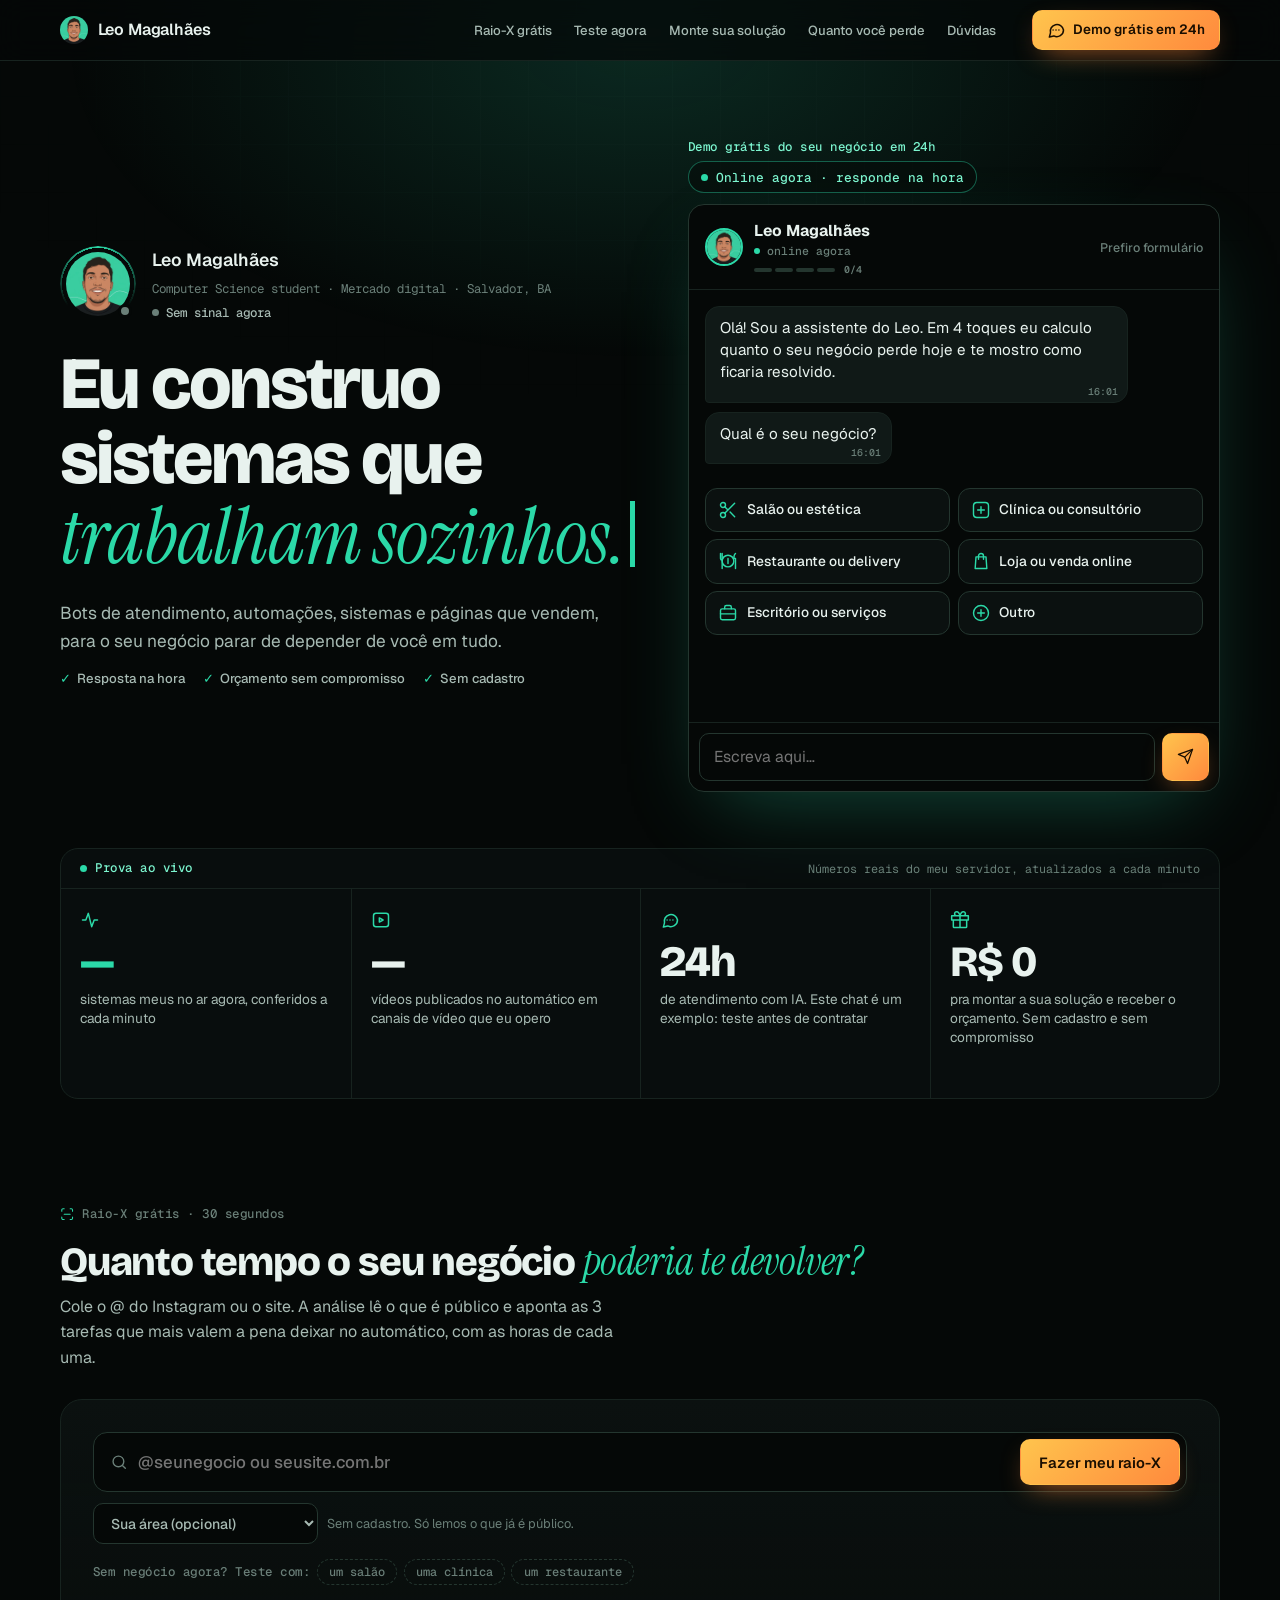
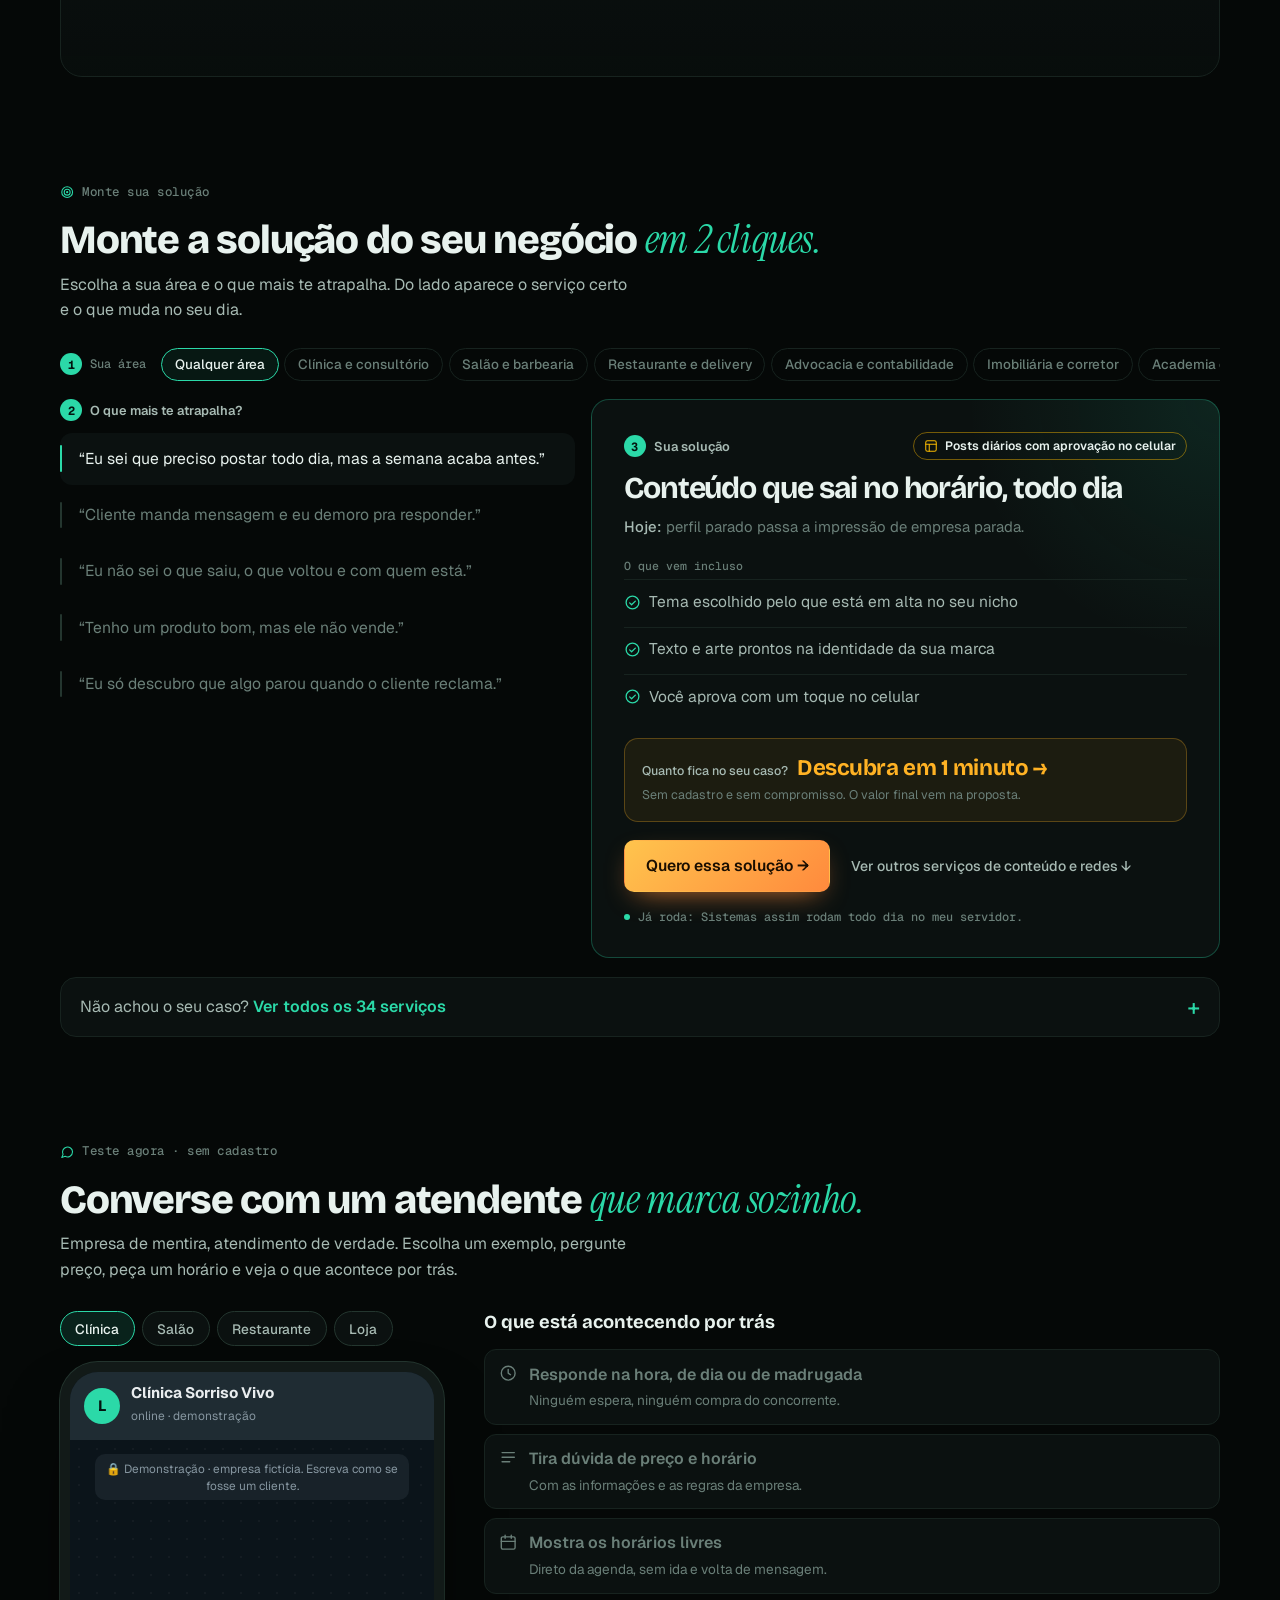
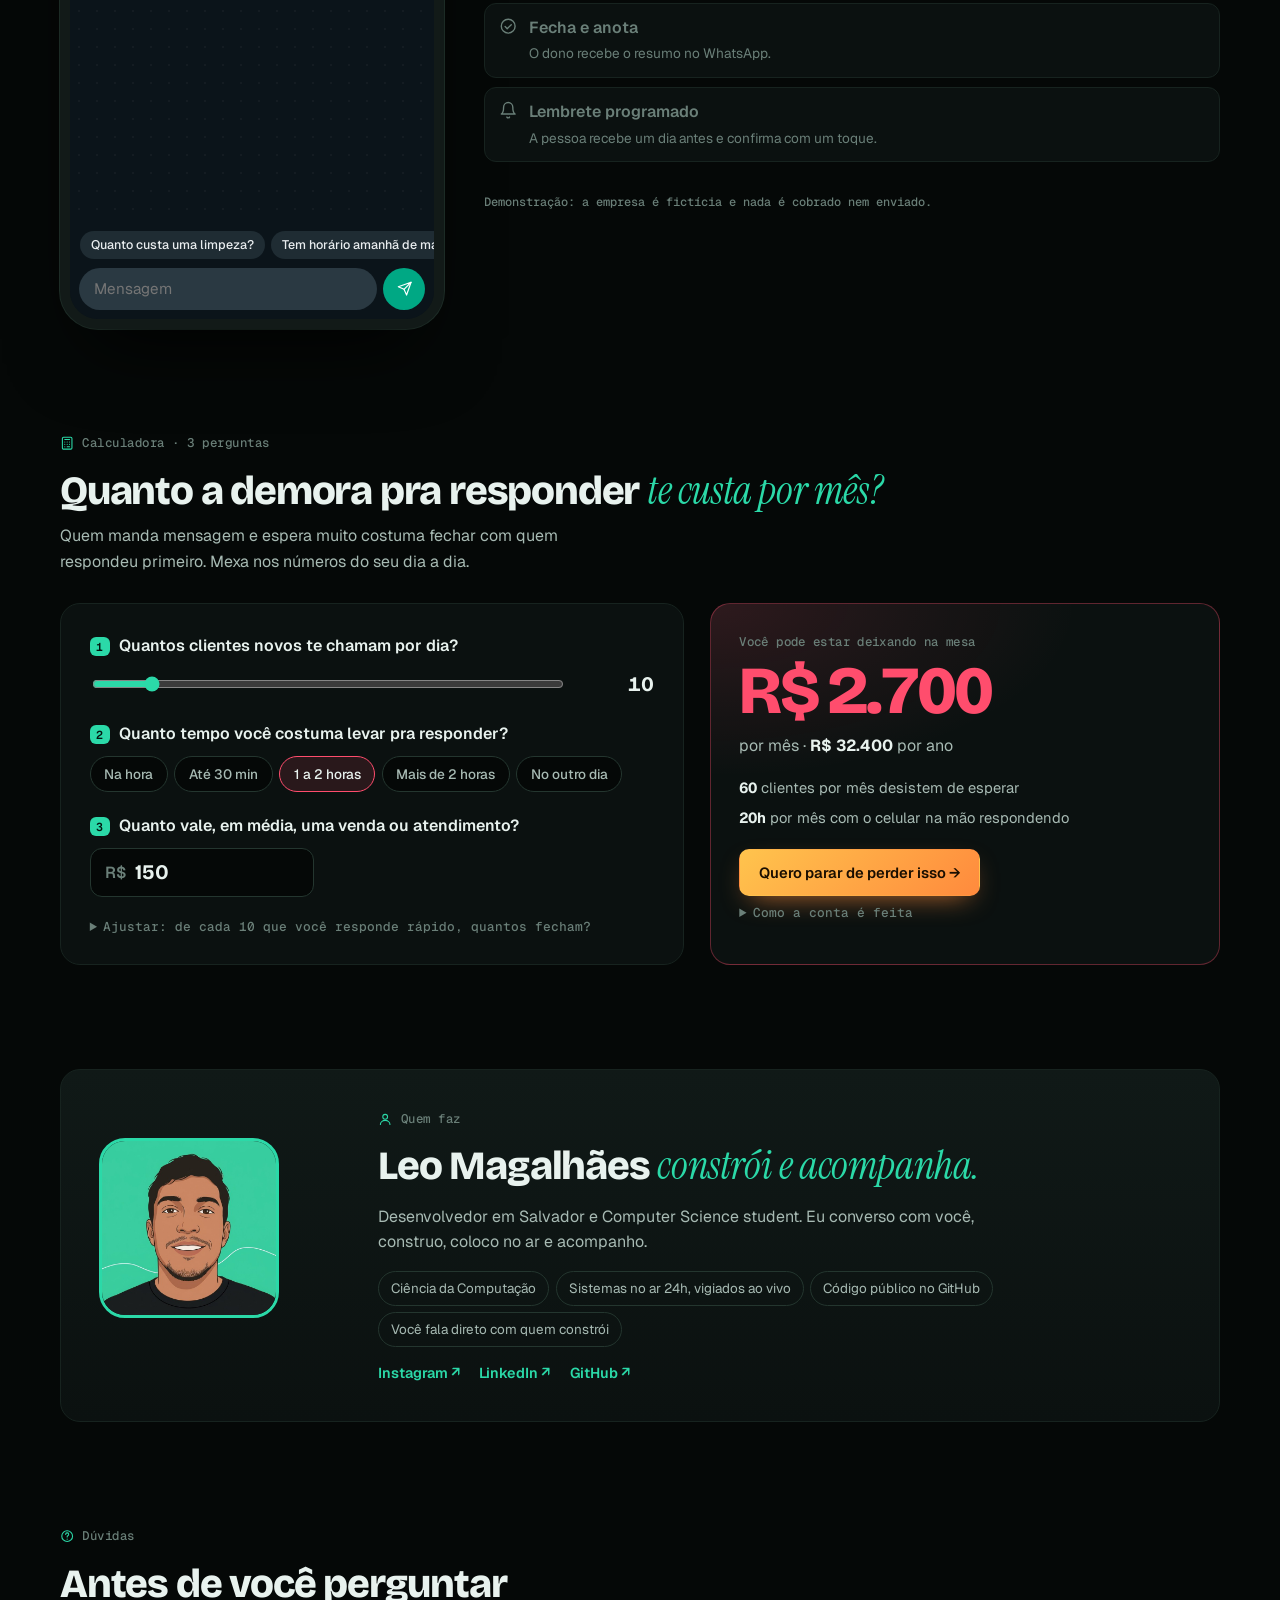
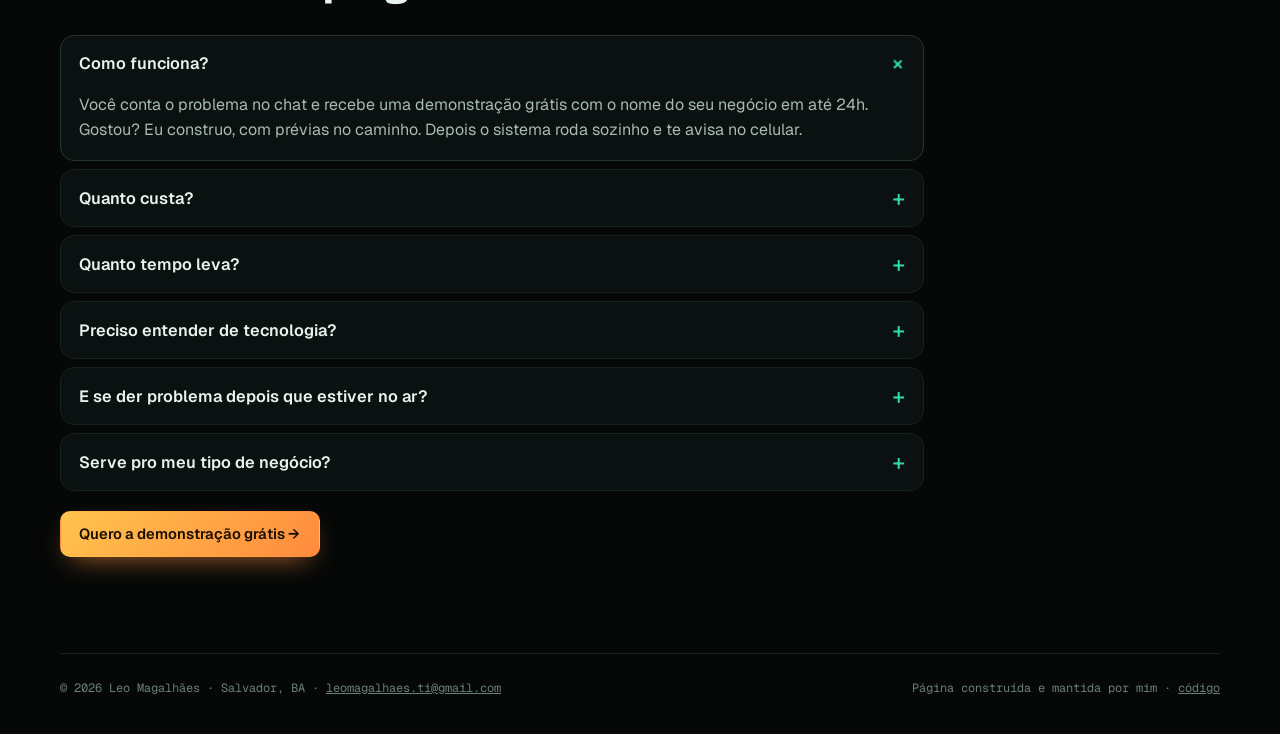
<file: novo/index.html>
<!doctype html>
<html lang="pt-BR">
<head>
<base href="/">
<meta name="robots" content="noindex">
<meta charset="utf-8">
<meta name="viewport" content="width=device-width,initial-scale=1,viewport-fit=cover">
<meta name="description" content="Leo Magalhães, Computer Science student. Automações, aplicativos web, ferramentas com IA e projetos no mercado digital, com o status de cada um ao vivo.">
<meta property="og:title" content="Leo Magalhães · Projetos">
<meta property="og:description" content="Eu construo sistemas que trabalham sozinhos. Veja o que está rodando agora.">
<meta property="og:image" content="https://leomagalhaesti.github.io/previa.png">
<meta property="og:url" content="https://leomagalhaesti.github.io/">
<meta property="og:type" content="website">
<meta name="twitter:card" content="summary_large_image">
<meta name="theme-color" content="#050807">
<link rel="icon" href="img/foto.jpg">
<title>Leo Magalhães</title>
<link rel="stylesheet" href="https://fonts.googleapis.com/css2?family=Bricolage+Grotesque:opsz,wght@12..96,600;12..96,700;12..96,800&family=Geist:wght@400;500;600;700&family=Geist+Mono:wght@400;500;600&family=Instrument+Serif:ital@1&display=swap">
<style>
/* Layout: central de controle. Topo com quem sou + console ao vivo (dados reais do servidor e do GitHub entrando linha
   a linha); faixa de números animados; sistemas em operação com batimento; projetos com barra de progresso; diário em
   linha do tempo que acende ao rolar; fora do código com os ícones dos destaques do Instagram; contato.
   Identidade = a do Instagram: verde-menta da foto, grafite, ícones de traço e a ondinha. Só escuro. */
:root{
  --fundo:#050807; --painel:#0B1110; --painel-2:#101917; --linha:#17231F; --linha-forte:#24362F;
  --texto:#E8F2EE; --texto-2:#A7BAB3; --texto-3:#6A7F78;
  --menta:#2BD9A8; --menta-2:#7CF5CF; --ambar:#F5B700; --coral:#FF4D6D; --azul:#3D8BFF; --lilas:#B79CFF;
  --mono:"Geist Mono",ui-monospace,monospace; --sans:"Geist",system-ui,sans-serif; --raio:14px;
  color-scheme:dark;
}
*{box-sizing:border-box}
html{scroll-behavior:smooth;-webkit-text-size-adjust:100%}
body{margin:0;background:var(--fundo);color:var(--texto);font:400 1rem/1.6 var(--sans);overflow-x:hidden}
body::before{content:"";position:fixed;inset:0;pointer-events:none;z-index:0;
  background:linear-gradient(var(--linha) 1px,transparent 1px) 0 0/48px 48px,linear-gradient(90deg,var(--linha) 1px,transparent 1px) 0 0/48px 48px;
  opacity:.35;mask-image:radial-gradient(ellipse 80% 60% at 50% 0%,#000 30%,transparent 75%)}
body::after{content:"";position:fixed;left:50%;top:-30vh;width:90vw;height:70vh;transform:translateX(-50%);pointer-events:none;z-index:0;
  background:radial-gradient(closest-side,rgba(43,217,168,.16),transparent)}
a{color:inherit}
img{max-width:100%;display:block}
.envelope{position:relative;z-index:1;width:min(1160px,100% - 2rem);margin-inline:auto}
.rotulo{display:inline-flex;align-items:center;gap:.5rem;font:500 .78rem/1 var(--mono);letter-spacing:.04em;color:var(--texto-3)}
.ic-s{width:1.15em;height:1.15em;flex:none;fill:none;stroke:currentColor;stroke-width:1.8;stroke-linecap:round;stroke-linejoin:round;vertical-align:-.2em}
.rotulo .ic-s{color:var(--menta)}
.rotulo b{color:var(--menta);font-weight:500}

/* barra */
.barra{position:sticky;top:0;z-index:20;backdrop-filter:blur(14px);-webkit-backdrop-filter:blur(14px);background:rgba(5,8,7,.72);border-bottom:1px solid var(--linha)}
.barra .envelope{display:flex;align-items:center;justify-content:space-between;height:60px;gap:1rem}
.marca{display:flex;align-items:center;gap:.6rem;text-decoration:none;font-weight:600;letter-spacing:-.01em}
.marca img{width:28px;height:28px;border-radius:50%}
.barra nav{display:flex;gap:1.4rem;font:500 .82rem var(--sans)}
.barra nav a{text-decoration:none;color:var(--texto-2)}.barra nav a:hover{color:var(--menta)}
.relogio{font:500 .72rem var(--mono);color:var(--texto-3);font-variant-numeric:tabular-nums}
.marca,.barra nav a{white-space:nowrap}
@media (max-width:40rem){.barra nav a.opcional,.relogio{display:none}.barra nav{gap:1rem;font-size:.7rem}}
@media (max-width:26rem){.marca span{display:none}}

/* topo */
.topo{padding:clamp(2.5rem,7vw,5rem) 0 2.5rem;display:grid;gap:2.5rem;align-items:center}
@media (min-width:60rem){.topo{grid-template-columns:1.05fr .95fr}}
.quem{display:flex;align-items:center;gap:1rem}
.orbita{position:relative;width:76px;height:76px;flex:none;display:grid;place-items:center}
.orbita::before{content:"";position:absolute;inset:0;border-radius:50%;background:conic-gradient(from 0deg,var(--menta),transparent 35%,transparent 65%,var(--menta));
  animation:gira 6s linear infinite;-webkit-mask:radial-gradient(farthest-side,transparent calc(100% - 2px),#000 calc(100% - 2px));mask:radial-gradient(farthest-side,transparent calc(100% - 2px),#000 calc(100% - 2px))}
.orbita img{width:64px;height:64px;border-radius:50%}
.orbita .ponto{position:absolute;right:4px;bottom:4px;width:14px;height:14px;border-radius:50%;background:var(--texto-3);border:3px solid var(--fundo)}
.online .orbita .ponto{background:var(--menta);box-shadow:0 0 12px var(--menta)}
.quem strong{display:block;font-size:1.1rem;font-weight:600}
.quem .cargo{font:400 .78rem var(--mono);color:var(--texto-3)}
.visto{display:flex;align-items:center;gap:.45rem;margin-top:.25rem;font:500 .78rem var(--mono);color:var(--texto-2)}
.visto i{width:7px;height:7px;border-radius:50%;background:var(--texto-3);flex:none}
.online .visto i{background:var(--menta);animation:pulso 2s ease-out infinite}
.online .visto{color:var(--menta-2)}
h1{margin:1.6rem 0 0;font-weight:700;font-size:clamp(2.5rem,6.6vw,4.6rem);line-height:1.02;letter-spacing:-.045em}
h1 .troca{display:block;color:var(--menta);min-height:1.05em}
h1 .cursor{display:inline-block;width:.07em;height:.85em;margin-left:.06em;background:var(--menta);vertical-align:-.06em;animation:pisca 1s steps(1) infinite}
.lead{max-width:34rem;margin:1.3rem 0 0;font-size:1.08rem;color:var(--texto-2)}
.acoes{display:flex;flex-wrap:wrap;gap:.7rem;margin-top:1.8rem}
.botao{display:inline-flex;align-items:center;gap:.5rem;padding:.8rem 1.15rem;border-radius:10px;border:1px solid var(--linha-forte);text-decoration:none;font-weight:600;font-size:.92rem;transition:border-color .2s,background .2s,transform .2s}
.botao:hover{border-color:var(--menta);transform:translateY(-1px)}
button.botao{background:transparent;color:var(--texto);font-family:var(--sans);cursor:pointer}
.botao.cheio{background:var(--menta);border-color:var(--menta);color:#03140F}
.botao.cheio:hover{background:var(--menta-2)}

/* console */
.console{background:linear-gradient(180deg,var(--painel-2),var(--painel));border:1px solid var(--linha-forte);border-radius:var(--raio);overflow:hidden;
  box-shadow:0 30px 80px -30px rgba(43,217,168,.25),inset 0 1px 0 rgba(255,255,255,.03);min-width:0}
.console header{display:flex;align-items:center;gap:.45rem;padding:.75rem 1rem;border-bottom:1px solid var(--linha)}
.console header i{width:10px;height:10px;border-radius:50%;background:#2A3A35}
.console header i:first-child{background:var(--coral)}.console header i:nth-child(2){background:var(--ambar)}.console header i:nth-child(3){background:var(--menta)}
.console header span{margin-left:auto;font:500 .7rem var(--mono);color:var(--texto-3)}
.console header .vivo{display:inline-flex;align-items:center;gap:.35rem;color:var(--menta)}
.console header .vivo::before{content:"";width:6px;height:6px;border-radius:50%;background:var(--menta);animation:pulso 2s ease-out infinite}
.log{margin:0;padding:1rem 1.1rem 1.2rem;list-style:none;font:400 .8rem/1.75 var(--mono);height:19.5rem;overflow:hidden;display:flex;flex-direction:column;justify-content:flex-end;
  -webkit-mask-image:linear-gradient(transparent,#000 22%);mask-image:linear-gradient(transparent,#000 22%)}
.log li{display:flex;gap:.7rem;white-space:nowrap;animation:entra .35s ease-out}
.log time{color:var(--texto-3);flex:none}
.log .tag{flex:none;min-width:7.2rem;color:var(--menta);display:inline-flex;align-items:center;gap:.4rem}
.log .tag .ic-s{width:1em;height:1em}
.log .tag.ambar{color:var(--ambar)}.log .tag.azul{color:var(--azul)}.log .tag.lilas{color:var(--lilas)}.log .tag.coral{color:var(--coral)}
.log .msg{color:var(--texto-2);overflow:hidden;text-overflow:ellipsis}
.log .ok{color:var(--menta);flex:none}
.log li.digitando .msg::after{content:"▍";color:var(--menta);animation:pisca 1s steps(1) infinite}
@media (max-width:30rem){.log{font-size:.72rem;height:15rem}.log .tag{min-width:6rem}.log time{display:none}}

/* números */
.numeros{display:grid;grid-template-columns:repeat(4,1fr);border:1px solid var(--linha);border-radius:var(--raio);background:rgba(11,17,16,.6);margin-top:1rem}
.numeros div{padding:1.3rem 1.2rem;min-width:0}
.numeros .ic-s{display:block;width:20px;height:20px;color:var(--texto-3);margin-bottom:.8rem}
.numeros .vivo .ic-s{color:var(--menta)}
.numeros div+div{border-left:1px solid var(--linha)}
.numeros strong{display:block;font-weight:700;font-size:clamp(1.8rem,4.5vw,2.6rem);line-height:1;letter-spacing:-.03em;font-variant-numeric:tabular-nums}
.numeros strong small{font-size:.5em;color:var(--texto-3);font-weight:500;margin-left:.15em}
.numeros>div>span{display:block;margin-top:.45rem;font-size:.83rem;color:var(--texto-3);line-height:1.35}
.numeros .vivo strong{color:var(--menta)}
@media (max-width:48rem){.numeros{grid-template-columns:1fr 1fr}.numeros div:nth-child(3){border-left:0}.numeros div:nth-child(n+3){border-top:1px solid var(--linha)}}

/* seções */
.secao{padding-top:clamp(4rem,9vw,6.5rem)}
.secao>header{display:flex;flex-wrap:wrap;align-items:end;justify-content:space-between;gap:.8rem 2rem;margin-bottom:1.8rem}
.secao h2{margin:.7rem 0 0;font-weight:700;font-size:clamp(1.7rem,3.6vw,2.5rem);letter-spacing:-.035em;line-height:1.08}
.secao>header p{margin:.6rem 0 0;max-width:36rem;color:var(--texto-2)}
.resumo-vivo{font:500 .75rem var(--mono);color:var(--texto-3);font-variant-numeric:tabular-nums}
.resumo-vivo b{color:var(--menta);font-weight:500}

/* operação */
.op-lista{list-style:none;margin:0;padding:0;display:grid;grid-template-columns:repeat(auto-fill,minmax(20rem,1fr));gap:.75rem}
.op-lista li{position:relative;background:var(--painel);border:1px solid var(--linha);border-radius:var(--raio);padding:1rem 1.1rem 0;overflow:hidden;min-width:0;transition:border-color .25s}
.op-lista li:hover{border-color:var(--linha-forte)}
.op-cab{display:flex;align-items:center;gap:.6rem}
.op-cab em i{width:6px;height:6px;border-radius:50%;background:var(--menta);animation:pulso 2.4s ease-out infinite;flex:none}
.op-cab b{font-weight:600;font-size:.98rem;letter-spacing:-.01em}
.op-ico{width:36px;height:36px;border-radius:10px;display:grid;place-items:center;flex:none;color:var(--menta);background:rgba(43,217,168,.08);border:1px solid rgba(43,217,168,.22)}
.op-ico .ic-s{width:19px;height:19px}
.op-lista li.instavel .op-ico{color:var(--ambar);background:rgba(245,183,0,.08);border-color:rgba(245,183,0,.25)}
.op-lista li.vinculado .op-ico{color:var(--azul);background:rgba(61,139,255,.08);border-color:rgba(61,139,255,.25)}
.op-cab em{margin-left:auto;display:inline-flex;align-items:center;gap:.4rem;font:500 .7rem var(--mono);font-style:normal;color:var(--menta);border:1px solid rgba(43,217,168,.35);padding:.2rem .5rem;border-radius:999px}
.op-lista p{margin:.6rem 0 .2rem;font-size:.9rem;color:var(--texto-2)}
.op-lista svg.bat{display:block;width:calc(100% + 2.2rem);margin:0 -1.1rem;height:38px}
.op-lista svg.bat path{fill:none;stroke:var(--menta);stroke-width:1.5;stroke-dasharray:6 600;animation:batida 3.2s linear infinite;filter:drop-shadow(0 0 4px rgba(43,217,168,.7))}
.op-lista svg.bat path.base{stroke:var(--linha-forte);stroke-dasharray:none;animation:none;filter:none}
.op-lista li.instavel .op-cab em i{background:var(--ambar);animation:none}
.op-lista li.instavel em{color:var(--ambar);border-color:rgba(245,183,0,.35)}.op-lista li.instavel svg.bat path:not(.base){stroke:var(--ambar);animation-duration:1.4s}
.op-lista li.vinculado .op-cab em i{background:var(--azul);animation:none}
.op-lista li.vinculado em{color:var(--azul);border-color:rgba(61,139,255,.35)}.op-lista li.vinculado svg.bat path:not(.base){stroke:var(--azul);animation:none;stroke-dasharray:none;opacity:.5;filter:none}

/* pontes entre seções */
.ponte{display:flex;flex-wrap:wrap;align-items:center;justify-content:space-between;gap:.6rem 1.2rem;margin-top:1.6rem;padding:1rem 1.2rem;border-radius:var(--raio);
  text-decoration:none;border:1px dashed var(--linha-forte);color:var(--texto-2);transition:border-color .25s,background .25s}
.ponte b{color:var(--menta);font-weight:600;white-space:nowrap}
.ponte:hover{border-color:var(--menta);border-style:solid;background:rgba(43,217,168,.05)}
.ponte:hover b{text-decoration:underline}
/* ---- hierarquia única nas seções de venda: 1 título forte, 1 linha de apoio, cor só no ícone e no indicador ---- */
/* pedido em uma frase (topo) */
.rapido{display:flex;gap:.4rem;margin-top:1.8rem;max-width:34rem;padding:.35rem;border-radius:14px;background:var(--painel);border:1px solid var(--linha-forte);transition:border-color .2s,box-shadow .2s}
.rapido:focus-within{border-color:var(--menta);box-shadow:0 0 0 4px rgba(43,217,168,.12)}
.rapido input{flex:1;min-width:0;background:none;border:0;outline:0;color:var(--texto);font:400 1rem var(--sans);padding:.7rem .8rem}
.rapido input::placeholder{color:var(--texto-3)}
.rapido .botao{padding:.7rem 1rem;white-space:nowrap}
.atalhos{display:flex;flex-wrap:wrap;gap:.4rem 1.2rem;margin-top:.9rem;font:500 .82rem var(--sans)}
.atalhos a{color:var(--texto-3);text-decoration:none}.atalhos a:hover{color:var(--menta)}
@media (max-width:30rem){.rapido{flex-direction:column}.rapido .botao{justify-content:center}}

/* soluções: lista de frases à esquerda, painel limpo à direita */
.dores{display:grid;gap:1rem}
@media (min-width:60rem){.dores{grid-template-columns:.9fr 1.1fr;align-items:stretch}}
.frases{list-style:none;margin:0;padding:0;display:grid;gap:.25rem;align-content:start}
.frases button{all:unset;box-sizing:border-box;cursor:pointer;position:relative;display:block;width:100%;padding:.95rem 1rem .95rem 1.2rem;border-radius:12px;
  color:var(--texto-3);font-size:.98rem;line-height:1.4;overflow:hidden;transition:color .25s,background .25s}
.frases button::before{content:"";position:absolute;left:0;top:.8rem;bottom:.8rem;width:2px;border-radius:2px;background:var(--linha-forte);transition:background .25s}
.frases button:hover{color:var(--texto-2)}
.frases button:focus-visible{outline:2px solid var(--menta);outline-offset:2px}
.frases button[aria-selected="true"]{color:var(--texto);background:var(--painel)}
.frases button[aria-selected="true"]::before{background:var(--menta)}
.frases .tempo{position:absolute;left:1.2rem;right:1rem;bottom:0;height:1px;transform-origin:left;transform:scaleX(0);background:var(--menta);opacity:.5}
.frases button[aria-selected="true"] .tempo.anda{animation:enche var(--ciclo,7s) linear forwards}
.cura{display:flex;flex-direction:column;background:var(--painel);border:1px solid var(--linha);border-radius:calc(var(--raio) + 4px);padding:clamp(1.3rem,3vw,2rem)}
.cura>*{animation:entra .45s ease-out both}
.cura h3{margin:.7rem 0 0;font-size:clamp(1.45rem,2.8vw,1.9rem);font-weight:700;letter-spacing:-.035em;line-height:1.12}
.cura .hoje{margin:.6rem 0 0;color:var(--texto-3);font-size:.93rem}
.cura .hoje b{color:var(--texto-2);font-weight:500}
.tres{list-style:none;margin:1.4rem 0 0;padding:0;display:grid;gap:.15rem;counter-reset:t}
.tres li{counter-increment:t;display:grid;grid-template-columns:2rem 1fr;align-items:baseline;padding:.6rem 0;border-top:1px solid var(--linha);color:var(--texto-2);font-size:.97rem}
.tres li::before{content:"0" counter(t);font:500 .74rem var(--mono);color:var(--menta)}
.cura-pe{display:flex;flex-wrap:wrap;align-items:center;gap:.6rem 1.3rem;margin-top:auto;padding-top:1.5rem}
.link-sec{all:unset;cursor:pointer;font:500 .88rem var(--sans);color:var(--texto-2)}
.link-sec:hover{color:var(--menta)}
.link-sec:focus-visible{outline:2px solid var(--menta);outline-offset:3px;border-radius:4px}
.ja-roda{display:flex;align-items:center;gap:.5rem;margin:1.1rem 0 0;font:500 .75rem var(--mono);color:var(--texto-3)}
.ja-roda i{width:6px;height:6px;border-radius:50%;background:var(--menta);flex:none;animation:pulso 2.4s ease-out infinite}

/* serviços: áreas à esquerda, uma lista enxuta à direita */
.vitrine{margin-top:1rem;display:grid;gap:1rem}
@media (min-width:52rem){.vitrine{grid-template-columns:17.5rem 1fr;align-items:start}}
.areas{display:flex;gap:.3rem;overflow-x:auto;scrollbar-width:none;padding-bottom:.2rem}
.areas::-webkit-scrollbar{display:none}
@media (min-width:52rem){.areas{flex-direction:column;position:sticky;top:76px;overflow:visible}}
.areas button{all:unset;box-sizing:border-box;cursor:pointer;flex:none;position:relative;display:flex;align-items:center;gap:.65rem;padding:.65rem .8rem;border-radius:10px;
  font:500 .9rem var(--sans);color:var(--texto-3);white-space:nowrap;transition:color .2s,background .2s}
.areas button .ic-s{width:17px;height:17px;color:var(--cor)}
.areas button small{margin-left:auto;padding-left:.8rem;font:500 .7rem var(--mono);color:var(--texto-3)}
.areas button:hover{color:var(--texto)}
.areas button[aria-selected="true"]{color:var(--texto);background:var(--painel)}
.areas button[aria-selected="true"]::before{content:"";position:absolute;left:0;top:.55rem;bottom:.55rem;width:2px;border-radius:2px;background:var(--cor)}
.areas button:focus-visible{outline:2px solid var(--menta);outline-offset:2px}
@media (max-width:51.99rem){.areas button{border:1px solid var(--linha)}.areas button[aria-selected="true"]{border-color:var(--cor)}.areas button[aria-selected="true"]::before{display:none}}
.lista{background:var(--painel);border:1px solid var(--linha);border-radius:calc(var(--raio) + 4px);padding:.4rem clamp(.4rem,1.5vw,.9rem) .6rem;min-height:100%}
.lista-cab{display:flex;align-items:baseline;justify-content:space-between;gap:1rem;padding:1rem .6rem .7rem}
.lista-cab h3{margin:0;font-size:1.2rem;letter-spacing:-.02em}
.lista-cab span{font:500 .72rem var(--mono);color:var(--texto-3)}
.servicos{list-style:none;margin:0;padding:0}
.servicos li{animation:entra .35s ease-out both}
.servicos li+li{border-top:1px solid var(--linha)}
.item{all:unset;box-sizing:border-box;cursor:pointer;width:100%;display:grid;grid-template-columns:1fr auto;align-items:center;gap:1rem;padding:.9rem .6rem;border-radius:10px;transition:background .2s}
.item strong{display:block;font-weight:600;font-size:.98rem;letter-spacing:-.01em;line-height:1.3}
.item small{display:block;margin-top:.15rem;font-size:.86rem;color:var(--texto-3);line-height:1.45}
.item em{font-style:normal;font:500 .66rem var(--mono);color:var(--cor);margin-left:.5rem;vertical-align:.1em}
.item .quero{font:600 .82rem var(--sans);color:var(--texto-3);white-space:nowrap;transition:color .2s,transform .2s}
.item:hover{background:var(--painel-2)}
.item:hover .quero{color:var(--menta);transform:translateX(2px)}
.item:focus-visible{outline:2px solid var(--menta);outline-offset:-2px}
@media (max-width:30rem){.item .quero b{display:none}}
.servicos mark{background:color-mix(in srgb,var(--menta) 30%,transparent);color:inherit;border-radius:3px}
/* Nina: atendente do site (a buldogue do Leo) */
.pata{width:1.15em;height:1.15em;fill:currentColor;flex:none}
.nina{display:flex;flex-direction:column;min-width:0;background:var(--fundo);border:1px solid var(--linha-forte);border-radius:16px;overflow:hidden}
.nina-cab{display:flex;align-items:center;gap:.7rem;padding:.8rem 1rem;border-bottom:1px solid var(--linha)}
.nina-av{width:38px;height:38px;border-radius:50%;display:grid;place-items:center;flex:none;color:#03140F;background:var(--menta)}
.nina-av .pata{width:20px;height:20px}
.nina-cab strong{display:block;font-size:.98rem}
.nina-cab small{display:flex;align-items:center;gap:.4rem;font:500 .72rem var(--mono);color:var(--texto-3)}
.nina-cab small i{width:6px;height:6px;border-radius:50%;background:var(--menta);animation:pulso 2.4s ease-out infinite}
.nina-cab .link-sec{margin-left:auto;font-size:.78rem;color:var(--texto-3)}
.nina-msgs{list-style:none;margin:0;padding:1rem;display:flex;flex-direction:column;gap:.55rem;height:22rem;overflow-y:auto;scroll-behavior:smooth;overscroll-behavior:contain}
.nina-msgs li{max-width:85%;padding:.65rem .9rem;border-radius:14px;font-size:.95rem;line-height:1.45;white-space:pre-wrap;overflow-wrap:anywhere;animation:entra .3s ease-out both}
.nina-msgs .dela{align-self:flex-start;background:var(--painel-2);border:1px solid var(--linha);border-bottom-left-radius:4px;color:var(--texto)}
.nina-msgs .sua{align-self:flex-end;background:rgba(43,217,168,.14);border:1px solid rgba(43,217,168,.3);border-bottom-right-radius:4px}
.nina-msgs .aviso{align-self:center;max-width:100%;background:none;padding:.2rem;font:500 .74rem var(--mono);color:var(--menta-2);text-align:center}
.nina-msgs .digita{display:flex;gap:.3rem;padding:.8rem .9rem}
.nina-msgs .digita i{width:6px;height:6px;border-radius:50%;background:var(--texto-3);animation:pula 1s ease-in-out infinite}
.nina-msgs .digita i:nth-child(2){animation-delay:.15s}.nina-msgs .digita i:nth-child(3){animation-delay:.3s}
.pedido .nina-escreve{display:flex;gap:.4rem;padding:.6rem;border-top:1px solid var(--linha)}
.nina-escreve input{flex:1;min-width:0;background:var(--painel);border:1px solid var(--linha-forte);border-radius:10px;color:var(--texto);font:400 .98rem var(--sans);padding:.75rem .9rem}
.nina-escreve input:focus{outline:0;border-color:var(--menta);box-shadow:0 0 0 4px rgba(43,217,168,.12)}
.nina-escreve .botao{padding:.7rem .9rem}
.nina-escreve .botao[disabled]{opacity:.5;pointer-events:none}
@keyframes pula{0%,100%{transform:none;opacity:.5}50%{transform:translateY(-3px);opacity:1}}
@media (max-width:30rem){.nina-msgs{height:19rem}}
/* seletor de profissão nas soluções */
.perfil{display:flex;align-items:center;gap:.8rem;margin:-.4rem 0 1rem;min-width:0}
.perfil>span{flex:none;font:500 .76rem var(--mono);color:var(--texto-3)}
.perfis{display:flex;gap:.35rem;overflow-x:auto;scrollbar-width:none;min-width:0;padding:.15rem}
.perfis::-webkit-scrollbar{display:none}
.perfis button{all:unset;cursor:pointer;flex:none;padding:.42rem .8rem;border-radius:999px;border:1px solid var(--linha);font:500 .84rem var(--sans);color:var(--texto-3);transition:color .2s,border-color .2s,background .2s}
.perfis button:hover{color:var(--texto);border-color:var(--linha-forte)}
.perfis button[aria-pressed="true"]{color:var(--texto);border-color:var(--menta);background:rgba(43,217,168,.08)}
.perfis button:focus-visible{outline:2px solid var(--menta);outline-offset:2px}
@media (max-width:40rem){.perfil{flex-direction:column;align-items:stretch;gap:.5rem}}
/* Nina viva: inclina a cabeça, fareja enquanto pensa, modo turbo 220V */
.nina-av{padding:0;overflow:hidden;cursor:pointer;border:2px solid var(--menta);background:var(--painel)}
.nina-av img{width:100%;height:100%;object-fit:cover;animation:inclina 9s ease-in-out infinite;transform-origin:50% 80%}
.nina.turbo .nina-av{border-color:var(--ambar);box-shadow:0 0 16px rgba(245,183,0,.7);animation:treme .1s linear infinite}
.nina.turbo .nina-cab small{color:var(--ambar)}.nina.turbo .nina-cab small i{background:var(--ambar)}
.nina-msgs .digita span{margin-left:.35rem;font:500 .72rem var(--mono);color:var(--texto-3)}
.turbo-pista{position:fixed;left:0;bottom:10px;z-index:40;pointer-events:none;display:flex;align-items:center;gap:.45rem;opacity:0;transform:translateX(-300px)}
.turbo-pista img{width:132px;height:auto;filter:drop-shadow(0 0 14px rgba(245,183,0,.35))}
.turbo-pista::before{content:"";position:absolute;right:calc(100% - 6px);top:55%;width:90px;height:16px;transform:translateY(-50%);
  background:repeating-linear-gradient(180deg,transparent 0 4px,rgba(245,183,0,.7) 4px 6px);-webkit-mask:linear-gradient(90deg,transparent,#000);mask:linear-gradient(90deg,transparent,#000)}
.turbo-pista span{align-self:flex-start;margin-top:.4rem;font:700 .7rem var(--mono);color:#1A1200;background:var(--ambar);padding:.2rem .5rem;border-radius:999px;white-space:nowrap}
.turbo-pista.vai{animation:disparada 2.8s cubic-bezier(.55,.1,.45,.9) infinite both;pointer-events:auto;cursor:pointer}
.turbo-pista.parou{animation:none}
.coracao{position:fixed;z-index:42;pointer-events:none;font-size:1.8rem;animation:sobe 1.2s ease-out forwards}
.turbo-aviso{position:fixed;left:0;right:0;margin-inline:auto;width:fit-content;top:72px;z-index:41;display:flex;align-items:center;gap:.7rem;max-width:calc(100vw - 1.5rem);box-sizing:border-box;padding:.55rem .55rem .55rem 1rem;border-radius:999px;
  background:var(--ambar);color:#1A1200;font:600 .9rem/1.3 var(--sans);box-shadow:0 14px 34px -10px rgba(245,183,0,.75);opacity:0;pointer-events:none;transform:translateY(-16px);transition:opacity .3s,transform .3s}
.turbo-aviso.ve{opacity:1;pointer-events:auto;transform:none}
.turbo-aviso.ve:not(.calmo){animation:balanca 1.2s ease-in-out infinite}
.turbo-aviso button{all:unset;cursor:pointer;flex:none;padding:.5rem .9rem;border-radius:999px;background:#1A1200;color:var(--ambar);font:700 .84rem var(--sans);white-space:nowrap}
.turbo-aviso button[hidden]{display:none}
.turbo-aviso button:focus-visible{outline:2px solid #1A1200;outline-offset:2px}
@media (max-width:30rem){.turbo-aviso{font-size:.82rem;border-radius:16px}}
@keyframes sobe{0%{opacity:0;transform:translateY(0) scale(.6)}20%{opacity:1;transform:translateY(-10px) scale(1.15)}100%{opacity:0;transform:translateY(-60px) scale(1)}}
@keyframes balanca{0%,100%{transform:none}50%{transform:translateY(3px)}}
.flutua-av{width:26px;height:26px;border-radius:50%;object-fit:cover;margin:-.2rem 0 -.2rem -.45rem;border:2px solid #03140F}
@keyframes inclina{0%,88%,100%{transform:none}91%{transform:rotate(-13deg)}95%{transform:rotate(9deg)}}
@keyframes treme{0%,100%{transform:translate(0,0)}25%{transform:translate(1px,-1px)}50%{transform:translate(-1px,1px)}75%{transform:translate(1px,1px)}}
@keyframes disparada{0%{opacity:1;transform:translateX(-300px)}12%{transform:translateX(14vw) translateY(-16px)}24%{transform:translateX(28vw)}36%{transform:translateX(42vw) translateY(-16px)}
  48%{transform:translateX(56vw)}60%{transform:translateX(70vw) translateY(-16px)}72%{transform:translateX(84vw)}99%{opacity:1;transform:translateX(calc(100vw + 40px))}100%{opacity:0;transform:translateX(calc(100vw + 40px))}}
/* ===== reforma 2026-10-14: conversão. Verde = confiança e ao vivo; âmbar = ação (só nos botões que vendem);
   coral = dor; azul = prova. Títulos em Bricolage Grotesque, palavra-chave em Instrument Serif itálico. ===== */
:root{--display:"Bricolage Grotesque",var(--sans);--serif:"Instrument Serif",Georgia,serif;--cta:#FFB224;--cta-2:#FF8A3D}
body::before{opacity:.16}
h1,.secao h2,.cura h3,.pedido h3,.lista-cab h3,.caso h3,.chamada h2{font-family:var(--display);font-optical-sizing:auto}
h1{font-weight:800;letter-spacing:-.035em}
.secao h2{font-weight:800;letter-spacing:-.03em}
.serif,h1 .troca{font-family:var(--serif);font-style:italic;font-weight:400;letter-spacing:-.01em;color:var(--menta)}
h1 .troca{font-size:1.06em;line-height:1}
.botao.cheio{background:linear-gradient(135deg,#FFC44D,var(--cta-2));border-color:transparent;color:#1A0E00;box-shadow:0 10px 28px -12px rgba(255,140,60,.85)}
.botao.cheio:hover{background:linear-gradient(135deg,#FFD06B,#FF9A55);border-color:transparent}
.flutua{background:linear-gradient(135deg,#FFC44D,var(--cta-2));color:#1A0E00;box-shadow:0 12px 34px -10px rgba(255,140,60,.8)}
.nina-ic{width:1.2em;height:1.2em;flex:none}
.cta-topo{padding:.5rem .85rem;font-size:.84rem;gap:.45rem}
.cta-topo .nina-ic{width:20px;height:20px}
.barra nav{margin-left:auto;margin-right:1.2rem}
@media (max-width:40rem){.cta-topo span{display:none}.cta-topo{padding:.5rem}.barra nav{margin-right:.6rem}}
.nina-av{border:0;background:var(--menta);color:#03140F}
.nina-av .nina-ic{width:26px;height:26px;animation:inclina 9s ease-in-out infinite;transform-origin:50% 80%}
.flutua-av{display:grid;place-items:center;background:var(--menta);color:#03140F;border:2px solid #1A0E00}
.flutua-av .nina-ic{width:18px;height:18px}
.garantias{list-style:none;display:flex;flex-wrap:wrap;gap:.4rem 1.1rem;margin:.9rem 0 0;padding:0;font:500 .82rem var(--sans);color:var(--texto-2)}
.garantias li::before{content:"✓";color:var(--menta);font-weight:700;margin-right:.4rem}
/* prova ao vivo */
.prova-viva{margin-top:1rem;border:1px solid var(--linha);border-radius:18px;background:rgba(11,17,16,.7);overflow:hidden}
.prova-cab{display:flex;flex-wrap:wrap;align-items:center;justify-content:space-between;gap:.3rem 1rem;padding:.75rem 1.2rem;border-bottom:1px solid var(--linha)}
.prova-cab .rotulo{color:var(--menta-2)}
.ponto-vivo{width:7px;height:7px;border-radius:50%;background:var(--menta);animation:pulso 2s ease-out infinite}
.prova-fonte{font:400 .74rem var(--mono);color:var(--texto-3)}
.prova-grade{display:grid;grid-template-columns:repeat(4,1fr)}
.pv{all:unset;box-sizing:border-box;cursor:pointer;display:flex;flex-direction:column;gap:.4rem;padding:1.3rem 1.2rem 1.15rem;min-width:0;transition:background .25s}
.pv+.pv{border-left:1px solid var(--linha)}
.pv .ic-s{width:20px;height:20px;color:var(--menta);margin-bottom:.3rem}
.pv strong{font:800 clamp(1.9rem,4.2vw,2.7rem)/1 var(--display);letter-spacing:-.03em;font-variant-numeric:tabular-nums}
.pv.vivo strong{color:var(--menta)}
.pv strong small{font-size:.5em;color:var(--texto-3);font-weight:600;margin-left:.1em}
.pv .rot{font-size:.85rem;color:var(--texto-2);line-height:1.38}
.pv .cta-pv{margin-top:auto;padding-top:.55rem;font:700 .84rem var(--sans);color:var(--cta);opacity:0;transform:translateY(4px);transition:opacity .25s,transform .25s}
.pv:hover{background:rgba(255,178,36,.05)}
.pv:hover .cta-pv,.pv:focus-visible .cta-pv{opacity:1;transform:none}
.pv:focus-visible{outline:2px solid var(--cta);outline-offset:-2px}
@media (hover:none){.pv .cta-pv{opacity:1;transform:none}}
@media (max-width:52rem){.prova-grade{grid-template-columns:1fr 1fr}.pv:nth-child(3){border-left:0}.pv:nth-child(n+3){border-top:1px solid var(--linha)}}
/* monte sua solução */
.passo-n{display:inline-flex;align-items:center;gap:.5rem;font:600 .8rem var(--sans);color:var(--texto-2)}
.passo-n b{width:22px;height:22px;border-radius:50%;display:grid;place-items:center;background:var(--menta);color:#03140F;font:700 .74rem var(--mono)}
.perfil>.passo-n{flex:none}
.col-frases{display:grid;gap:.7rem;align-content:start}
.cura{border-color:rgba(43,217,168,.28);background:radial-gradient(420px circle at 100% 0%,rgba(43,217,168,.10),transparent 60%),var(--painel)}
.cura-cab{display:flex;flex-wrap:wrap;align-items:center;justify-content:space-between;gap:.5rem}
.chip-serv{display:inline-flex;align-items:center;gap:.4rem;padding:.3rem .65rem;border-radius:999px;border:1px solid color-mix(in srgb,var(--cor) 45%,transparent);font:600 .76rem var(--sans);color:var(--texto)}
.chip-serv .ic-s{width:14px;height:14px;color:var(--cor)}
.incluso{display:block;margin-top:1.2rem;font:500 .72rem var(--mono);color:var(--texto-3)}
.tres{margin-top:.4rem}
.tres li{grid-template-columns:1.6rem 1fr;align-items:center}
.tres li::before{display:none}
.tres li .ic-s{color:var(--menta);width:17px;height:17px}
.preco{all:unset;box-sizing:border-box;cursor:pointer;width:100%;display:flex;flex-wrap:wrap;align-items:baseline;gap:.2rem .55rem;margin-top:1.2rem;padding:1rem 1.1rem;border-radius:14px;background:rgba(255,178,36,.07);border:1px solid rgba(255,178,36,.28)}
.preco span{font:500 .78rem var(--sans);color:var(--texto-2)}
.preco strong{font:700 clamp(1.15rem,2.4vw,1.4rem)/1.2 var(--display);letter-spacing:-.02em;color:var(--cta)}
.preco:hover{background:rgba(255,178,36,.12)}
.preco:focus-visible{outline:2px solid var(--cta);outline-offset:2px}
.preco em{font-style:normal;font:600 .9rem var(--sans);color:var(--cta)}
.preco small{flex-basis:100%;font-size:.78rem;color:var(--texto-3)}
.cura-pe{padding-top:1.1rem}
.cura-pe .botao{padding:.9rem 1.3rem;font-size:.98rem}
/* trabalhos reais */
.casos{display:grid;gap:1.1rem}
.caso{display:grid;border:1px solid var(--linha);border-radius:20px;overflow:hidden;background:var(--painel);transition:border-color .3s}
.caso:hover{border-color:color-mix(in srgb,var(--cor) 45%,transparent)}
@media (min-width:56rem){.caso{grid-template-columns:1.1fr .9fr}.caso:nth-child(even) .caso-img{order:2}}
.caso-img{position:relative;min-height:280px;display:grid;place-items:center;padding:1.8rem;overflow:hidden;
  background:radial-gradient(circle at 30% 20%,color-mix(in srgb,var(--cor) 26%,transparent),transparent 62%),#0D1413}
.caso-img img{max-height:300px;width:auto;border-radius:12px;box-shadow:0 30px 60px -22px rgba(0,0,0,.85);transition:transform .6s cubic-bezier(.2,.8,.2,1)}
.caso:hover .caso-img img:first-child{transform:translateY(-5px) rotate(-.8deg)}
.caso-img .extra{position:absolute;right:5%;bottom:-6%;width:40%;max-height:none;transform:rotate(4deg)}
.caso-img.leque{min-height:330px}
.caso-img.leque img{position:absolute;width:31%;max-height:none}
.caso-img.leque img:nth-child(1){transform:translateX(-62%) rotate(-8deg)}
.caso-img.leque img:nth-child(2){z-index:1}
.caso-img.leque img:nth-child(3){transform:translateX(62%) rotate(8deg)}
.caso:hover .caso-img.leque img:nth-child(1){transform:translateX(-72%) rotate(-11deg)}
.caso:hover .caso-img.leque img:nth-child(3){transform:translateX(72%) rotate(11deg)}
.caso-txt{display:flex;flex-direction:column;justify-content:center;gap:.6rem;padding:clamp(1.3rem,3vw,2.3rem)}
.caso .tag{font:500 .74rem var(--mono);color:var(--cor)}
.caso h3{margin:0;font-weight:700;font-size:clamp(1.4rem,2.6vw,1.95rem);line-height:1.1;letter-spacing:-.03em}
.caso p{margin:0;color:var(--texto-2)}
.caso-cta{all:unset;cursor:pointer;align-self:flex-start;margin-top:.5rem;font:700 .95rem var(--sans);color:var(--cta)}
.caso-cta:hover{text-decoration:underline}
.caso-cta:focus-visible{outline:2px solid var(--cta);outline-offset:3px;border-radius:4px}
/* quem faz */
.sobre{display:grid;gap:1.8rem;align-items:center;border:1px solid var(--linha);border-radius:20px;padding:clamp(1.4rem,3.5vw,2.4rem);background:linear-gradient(180deg,var(--painel-2),var(--painel))}
@media (min-width:52rem){.sobre{grid-template-columns:auto 1fr}}
.sobre h2{margin:.6rem 0 0}
.sobre p{color:var(--texto-2);max-width:40rem}
.sobre-fotos{position:relative;width:250px;height:215px}
.sobre-fotos .eu{width:180px;height:180px;border-radius:26px;object-fit:cover;border:3px solid var(--menta)}
.sobre-fotos .nina-foto{position:absolute;right:0;bottom:0;width:118px;height:118px;border-radius:50%;object-fit:cover;border:4px solid var(--fundo);transform:rotate(6deg);box-shadow:0 14px 30px -12px rgba(0,0,0,.8)}
.selos{list-style:none;display:flex;flex-wrap:wrap;gap:.4rem;margin:1rem 0 0;padding:0}
.selos li{padding:.35rem .75rem;border-radius:999px;border:1px solid var(--linha-forte);font-size:.84rem;color:var(--texto-2)}
.sobre-links{display:flex;flex-wrap:wrap;gap:1.2rem;margin-top:1.1rem;font:600 .9rem var(--sans)}
.sobre-links a{text-decoration:none;color:var(--menta)}
.sobre-links a:hover{text-decoration:underline}
/* dúvidas */
.faq{display:grid;gap:.5rem;max-width:54rem}
.faq details{border:1px solid var(--linha);border-radius:14px;background:var(--painel);padding:0 1.15rem;transition:border-color .2s}
.faq details[open]{border-color:var(--linha-forte)}
.faq summary{cursor:pointer;list-style:none;display:flex;justify-content:space-between;align-items:center;gap:1rem;padding:1.05rem 0;font:600 1.02rem var(--sans)}
.faq summary::-webkit-details-marker{display:none}
.faq summary::after{content:"+";flex:none;color:var(--menta);font:500 1.4rem/1 var(--mono);transition:transform .2s}
.faq details[open] summary::after{transform:rotate(45deg)}
.faq p{margin:0 0 1.1rem;color:var(--texto-2)}
.faq-cta{margin-top:1.2rem}
/* Nina no fechamento */
.nina-cartao{display:flex;align-items:center;gap:.9rem;margin:1.2rem 0 0}
.nina-cartao img{width:92px;height:92px;border-radius:22px;object-fit:cover;border:3px solid var(--menta);transform:rotate(-3deg)}
.nina-cartao figcaption{font:700 1.05rem var(--display)}
.nina-cartao small{display:block;font:400 .8rem var(--sans);color:var(--texto-3)}
#falar .pedido{margin-top:0}
/* enxuto: Nina no topo, serviços dentro do "Monte sua solução" */
.pedido.hero-nina{display:block;margin:0;padding:0;border:0;border-radius:0;background:none;animation:none;min-width:0}
.hero-nina-cab{display:flex;flex-wrap:wrap;align-items:center;justify-content:space-between;gap:.5rem;margin-bottom:.7rem}
.hero-nina-cab .rotulo{color:var(--menta-2)}
.hero-nina .disponivel{margin-top:0}
.hero-nina .nina{box-shadow:0 30px 80px -30px rgba(43,217,168,.35)}
.hero-nina .nina-msgs{height:19rem}
.todos{margin-top:1.2rem;border:1px solid var(--linha);border-radius:16px;background:var(--painel)}
.todos summary{cursor:pointer;list-style:none;display:flex;align-items:center;justify-content:space-between;gap:1rem;padding:1rem 1.2rem;color:var(--texto-2)}
.todos summary::-webkit-details-marker{display:none}
.todos summary b{color:var(--menta);font-weight:600}
.todos summary i{font:500 1.4rem/1 var(--mono);font-style:normal;color:var(--menta);transition:transform .2s}
.todos[open] summary i{transform:rotate(45deg)}
.todos[open]{padding-bottom:1rem}
.todos .busca,.todos .vitrine{margin-inline:1rem}
/* botão flutuante */
.flutua{position:fixed;right:1rem;bottom:1rem;z-index:30;display:inline-flex;align-items:center;gap:.5rem;padding:.75rem 1.1rem;border-radius:999px;text-decoration:none;
  font:600 .9rem var(--sans);color:#03140F;background:var(--menta);box-shadow:0 12px 34px -10px rgba(43,217,168,.8);
  opacity:0;transform:translateY(16px);pointer-events:none;transition:opacity .35s,transform .35s}
.flutua.ve{opacity:1;transform:none;pointer-events:auto;animation:respira 4.5s ease-in-out infinite}
.flutua .ic-s{width:17px;height:17px}
@media (max-width:30rem){.flutua{left:1rem;right:1rem;justify-content:center}}

/* catálogo de serviços */
.busca{display:flex;align-items:center;gap:.7rem;background:var(--painel);border:1px solid var(--linha-forte);border-radius:14px;padding:.2rem .3rem .2rem 1rem;transition:border-color .2s,box-shadow .2s}
.busca:focus-within{border-color:var(--menta);box-shadow:0 0 0 4px rgba(43,217,168,.12)}
.busca .ic-s{color:var(--texto-3);width:20px;height:20px}
.busca input{flex:1;min-width:0;background:none;border:0;outline:0;color:var(--texto);font:400 1rem var(--sans);padding:.85rem 0}
.busca input::placeholder{color:var(--texto-3)}
.busca output{font:500 .74rem var(--mono);color:var(--texto-3);padding-right:.8rem;white-space:nowrap}
.vazio{padding:1.4rem;border:1px dashed var(--linha-forte);border-radius:var(--raio);color:var(--texto-2)}
.vazio b{color:var(--menta)}
/* caixa de pedido */
.pedido{margin-top:1.8rem;display:grid;gap:1.4rem;border-radius:calc(var(--raio) + 6px);padding:clamp(1.3rem,3.5vw,2.2rem);border:1px solid rgba(43,217,168,.35);
  background:radial-gradient(500px circle at 0% 0%,rgba(43,217,168,.16),transparent 60%),linear-gradient(180deg,var(--painel-2),var(--painel))}
@media (min-width:56rem){.pedido{grid-template-columns:.8fr 1.2fr;align-items:start}}
.pedido h3{margin:.6rem 0 0;font-size:clamp(1.4rem,3vw,1.9rem);font-weight:700;letter-spacing:-.03em;line-height:1.1}
.pedido h3 em{font-style:normal;color:var(--menta)}
.pedido>div>p{margin:.7rem 0 0;color:var(--texto-2)}
.pedido #form-pedido{display:grid;gap:.7rem}
.pedido [hidden]{display:none!important}
.pedido{position:relative;animation:respira 4.5s ease-in-out infinite}
.pedido.chamou{animation:chama .8s ease-out 2}
.disponivel{display:inline-flex;align-items:center;gap:.5rem;margin-top:1rem;font:500 .8rem var(--mono);color:var(--texto-2);padding:.4rem .75rem;border-radius:999px;border:1px solid var(--linha-forte);background:rgba(5,8,7,.5)}
.disponivel i{width:7px;height:7px;border-radius:50%;background:var(--texto-3)}
.disponivel.on{color:var(--menta-2);border-color:rgba(43,217,168,.4)}
.disponivel.on i{background:var(--menta);animation:pulso 2s ease-out infinite}
.pedido .linha2{display:grid;gap:.7rem}
@media (min-width:36rem){.pedido .linha2{grid-template-columns:1fr 1fr}}
.pedido label{display:grid;gap:.35rem;font:500 .78rem var(--mono);color:var(--texto-3)}
.pedido input,.pedido textarea{width:100%;background:var(--fundo);border:1px solid var(--linha-forte);border-radius:10px;color:var(--texto);font:400 .98rem var(--sans);padding:.8rem .9rem;transition:border-color .2s,box-shadow .2s}
.pedido textarea{min-height:7.5rem;resize:vertical}
.pedido input:focus,.pedido textarea:focus{outline:0;border-color:var(--menta);box-shadow:0 0 0 4px rgba(43,217,168,.12)}
.pedido .isca{position:absolute;left:-9999px;width:1px;height:1px;overflow:hidden}
.pedido .envia{display:flex;flex-wrap:wrap;align-items:center;gap:.9rem}
.pedido .envia small{font:400 .75rem var(--mono);color:var(--texto-3)}
.pedido .botao[disabled]{opacity:.6;pointer-events:none}
.resposta{font-size:.95rem;padding:.8rem 1rem;border-radius:10px}
.resposta.ok{background:rgba(43,217,168,.1);border:1px solid rgba(43,217,168,.35);color:var(--menta-2)}
.resposta.erro{background:rgba(255,77,109,.1);border:1px solid rgba(255,77,109,.35);color:#FF9DB0}
.selo-servico{display:none;align-items:center;gap:.5rem;justify-self:start;font:500 .8rem var(--sans);padding:.4rem .5rem .4rem .8rem;border-radius:999px;background:rgba(43,217,168,.1);border:1px solid rgba(43,217,168,.35);color:var(--menta-2)}
.selo-servico.tem{display:inline-flex}
.selo-servico button{all:unset;cursor:pointer;width:20px;height:20px;border-radius:50%;display:grid;place-items:center;color:var(--texto-2)}
.selo-servico button:hover{background:rgba(255,255,255,.08)}

.passos{list-style:none;margin:0;padding:0;display:grid;gap:.75rem;counter-reset:p;position:relative}
@media (min-width:52rem){.passos{grid-template-columns:repeat(3,1fr)}
  .passos::before{content:"";position:absolute;left:8%;right:8%;top:2.4rem;height:2px;background:linear-gradient(90deg,var(--menta),var(--azul),var(--menta));background-size:200% 100%;animation:corre 4s linear infinite;opacity:.5}}
.passos li{position:relative;background:var(--painel);border:1px solid var(--linha);border-radius:var(--raio);padding:1.3rem}
.passos .n{position:relative;z-index:1;width:46px;height:46px;border-radius:14px;display:grid;place-items:center;background:var(--fundo);border:1px solid rgba(43,217,168,.4);color:var(--menta)}
.passos .n .ic-s{width:21px;height:21px}
.passos h3{margin:1rem 0 0;font-size:1.1rem;letter-spacing:-.02em}
.passos p{margin:.35rem 0 0;font-size:.92rem;color:var(--texto-2)}
.passos small{display:block;margin-top:.8rem;font:500 .72rem var(--mono);color:var(--texto-3)}

.chamada{position:relative;overflow:hidden;margin-bottom:1.2rem;border-radius:calc(var(--raio) + 6px);padding:clamp(1.6rem,4vw,2.6rem);border:1px solid rgba(43,217,168,.35);
  background:radial-gradient(600px circle at 85% 0%,rgba(43,217,168,.22),transparent 60%),linear-gradient(180deg,var(--painel-2),var(--painel))}
.chamada h2{margin:0;font-size:clamp(1.8rem,4.4vw,3rem);font-weight:700;letter-spacing:-.04em;line-height:1.05;max-width:20ch}
.chamada h2 em{font-style:normal;color:var(--menta)}
.chamada p{margin:.9rem 0 0;max-width:36rem;color:var(--texto-2)}
.chamada .acoes{margin-top:1.4rem}
@keyframes enche{to{transform:scaleX(1)}}
@keyframes respira{0%,100%{box-shadow:0 0 0 0 rgba(43,217,168,0)}50%{box-shadow:0 0 0 1px rgba(43,217,168,.28),0 0 46px -12px rgba(43,217,168,.5)}}
@keyframes chama{0%{box-shadow:0 0 0 0 rgba(43,217,168,.7)}100%{box-shadow:0 0 0 14px rgba(43,217,168,0)}}
@keyframes corre{to{background-position:-200% 0}}

/* diário */
.diario{list-style:none;margin:0;padding:0 0 0 1.4rem;position:relative}
.diario::before{content:"";position:absolute;left:5px;top:.5rem;bottom:.5rem;width:2px;background:var(--linha)}
.diario::after{content:"";position:absolute;left:5px;top:.5rem;width:2px;height:var(--andou,0%);background:linear-gradient(var(--menta),rgba(43,217,168,.2));transition:height .2s linear}
.diario li{position:relative;display:grid;grid-template-columns:7.5rem 1fr auto;gap:1rem;padding:1rem 0;border-bottom:1px solid var(--linha);align-items:baseline}
.diario li::before{content:"";position:absolute;left:calc(-1.4rem + 1px);top:1.45rem;width:10px;height:10px;border-radius:50%;background:var(--fundo);border:2px solid var(--linha-forte);transition:all .4s}
.diario li.aceso::before{border-color:var(--menta);background:var(--menta);box-shadow:0 0 10px var(--menta)}
.diario time{font:500 .75rem var(--mono);color:var(--texto-3)}
.diario span{color:var(--texto-2)}
.diario small{font:500 .72rem var(--mono);color:var(--texto-3)}
@media (max-width:40rem){.diario li{grid-template-columns:1fr;gap:.2rem}}
.nota{font:400 .75rem var(--mono);color:var(--texto-3);margin-top:1rem}

/* fora do código */
.fora{display:grid;grid-template-columns:repeat(auto-fit,minmax(14rem,1fr));gap:.75rem}
.fora div{background:var(--painel);border:1px solid var(--linha);border-radius:var(--raio);padding:1.4rem;transition:border-color .3s,transform .3s}
.fora div:hover{border-color:var(--cor);transform:translateY(-2px)}
.fora svg.ic{width:40px;height:40px;stroke:var(--texto);fill:none;stroke-width:1.6;stroke-linecap:round;stroke-linejoin:round}
.fora svg.onda{display:block;width:60px;height:8px;margin:.7rem 0 0}
.fora svg.onda path{fill:none;stroke:var(--cor);stroke-width:2;stroke-linecap:round}
.fora h3{margin:1rem 0 0;font-size:1.15rem;letter-spacing:-.02em}
.fora p{margin:.35rem 0 0;font-size:.92rem;color:var(--texto-2)}

/* contato */
.contato{display:grid;grid-template-columns:repeat(auto-fit,minmax(15rem,1fr));gap:.75rem}
.contato a{display:flex;flex-direction:column;gap:.3rem;text-decoration:none;background:var(--painel);border:1px solid var(--linha);border-radius:var(--raio);padding:1.3rem;transition:border-color .2s,transform .2s}
.contato a:hover{border-color:var(--menta);transform:translateY(-2px)}
.contato strong{display:flex;align-items:center;gap:.6rem;font-size:1.1rem}
.contato strong .ic-s{color:var(--menta);width:22px;height:22px}
.contato strong span{margin-left:auto}
.contato strong span{color:var(--menta)}
.contato a>span{font:400 .8rem var(--mono);color:var(--texto-3)}
.rodape{margin-top:clamp(4rem,8vw,6rem);border-top:1px solid var(--linha);padding:1.6rem 0 2.4rem;display:flex;flex-wrap:wrap;justify-content:space-between;gap:.8rem;font:400 .75rem var(--mono);color:var(--texto-3)}

/* brilho que segue o mouse */
.luz{position:relative;isolation:isolate}
.luz::after{content:"";position:absolute;inset:0;border-radius:inherit;pointer-events:none;z-index:-1;opacity:0;transition:opacity .3s;
  background:radial-gradient(420px circle at var(--mx,50%) var(--my,50%),rgba(43,217,168,.09),transparent 60%)}
.luz:hover::after{opacity:1}

/* semana do Instagram */
.semana{display:grid;grid-template-columns:repeat(6,1fr);gap:.6rem}
.semana li{list-style:none;position:relative;background:var(--painel);border:1px solid var(--linha);border-radius:var(--raio);padding:1.1rem 1rem 1.2rem;min-width:0;transition:border-color .3s,transform .3s}
.semana li:hover{transform:translateY(-3px);border-color:var(--cor)}
.semana .dia{font:500 .74rem var(--mono);color:var(--texto-3)}
.semana .ico{margin-top:.9rem;width:42px;height:42px;border-radius:12px;display:grid;place-items:center;color:var(--cor);background:color-mix(in srgb,var(--cor) 12%,transparent);border:1px solid color-mix(in srgb,var(--cor) 35%,transparent)}
.semana .ico .ic-s{width:21px;height:21px}
.semana strong{display:block;margin-top:.8rem;font-size:.98rem;line-height:1.25;letter-spacing:-.01em}
.semana span.d{display:block;margin-top:.3rem;font-size:.82rem;color:var(--texto-3);line-height:1.35}
.semana svg.onda{display:block;width:44px;height:6px;margin-top:.9rem}
.semana svg.onda path{fill:none;stroke:var(--cor);stroke-width:2;stroke-linecap:round}
.semana li.hoje{border-color:var(--cor);box-shadow:0 0 0 1px var(--cor),0 18px 40px -18px var(--cor)}
.semana li.hoje::before{content:"Hoje";position:absolute;top:.9rem;right:.9rem;font:600 .66rem var(--mono);color:#03140F;background:var(--cor);padding:.2rem .5rem;border-radius:999px}
@media (max-width:62rem){.semana{grid-template-columns:repeat(3,1fr)}}
@media (max-width:30rem){.semana{grid-template-columns:repeat(2,1fr)}}

/* entrada ao rolar */
.surge{opacity:0;transform:translateY(18px);transition:opacity .7s ease,transform .7s cubic-bezier(.2,.8,.2,1)}
.surge.visivel{opacity:1;transform:none}

@keyframes gira{to{transform:rotate(360deg)}}
@keyframes pisca{50%{opacity:0}}
@keyframes pulso{0%{box-shadow:0 0 0 0 rgba(43,217,168,.55)}100%{box-shadow:0 0 0 8px rgba(43,217,168,0)}}
@keyframes entra{from{opacity:0;transform:translateY(6px)}}
@keyframes batida{from{stroke-dashoffset:606}to{stroke-dashoffset:0}}
@media (prefers-reduced-motion:reduce){
  html{scroll-behavior:auto}
  *,*::before,*::after{animation:none!important;transition:none!important}
  .surge{opacity:1;transform:none}
  .progresso>span i{width:var(--p)}
}
/* ===== 2026-10-19: Raio-X do negócio + demonstração do atendente (prévia) ===== */
.rx{position:relative;border:1px solid var(--linha);border-radius:22px;background:linear-gradient(180deg,var(--painel),rgba(11,17,16,.6));padding:clamp(1.2rem,3vw,2rem);overflow:hidden}
.rx-form{display:grid;gap:.7rem;grid-template-columns:1fr}
.rx-campo{display:flex;align-items:center;gap:.6rem;border:1px solid var(--linha-forte);border-radius:14px;background:var(--fundo);padding:.35rem .35rem .35rem 1rem;transition:border-color .2s}
.rx-campo:focus-within{border-color:var(--menta)}
.rx-campo .ic-s{color:var(--texto-3)}
.rx-campo input{flex:1;min-width:0;background:none;border:0;color:var(--texto);font:500 1.05rem var(--sans);padding:.7rem 0;outline:none}
.rx-linha{display:flex;flex-wrap:wrap;gap:.6rem;align-items:center}
.rx-linha select{background:var(--fundo);color:var(--texto-2);border:1px solid var(--linha-forte);border-radius:10px;padding:.6rem .8rem;font:500 .88rem var(--sans);max-width:100%}
.rx-linha small{color:var(--texto-3);font-size:.8rem}
.rx-exemplos{display:flex;flex-wrap:wrap;gap:.4rem;margin-top:.2rem}
.rx-exemplos button{background:none;border:1px dashed var(--linha-forte);color:var(--texto-3);border-radius:999px;padding:.25rem .7rem;font:500 .75rem var(--mono);cursor:pointer}
.rx-exemplos button:hover{color:var(--menta);border-color:var(--menta)}
.rx-scan{display:grid;gap:.5rem;padding:1.2rem 0 .4rem;font:500 .85rem var(--mono);color:var(--texto-3)}
.rx-scan li{list-style:none;display:flex;gap:.6rem;align-items:center;opacity:.35;transition:opacity .3s,color .3s}
.rx-scan li.on{opacity:1;color:var(--texto)}
.rx-scan li.ok{opacity:1;color:var(--menta-2)}
.rx-scan li i{width:8px;height:8px;border-radius:50%;background:currentColor;flex:none}
.rx-scan li.on i{animation:pula 1s ease-in-out infinite}
.rx.lendo::after{content:"";position:absolute;left:0;right:0;height:120px;top:-120px;pointer-events:none;
  background:linear-gradient(180deg,transparent,rgba(43,217,168,.16) 70%,rgba(124,245,207,.55) 98%,transparent);animation:varre 1.8s linear infinite}
@keyframes varre{to{top:100%}}
.rx-res{display:grid;gap:1.1rem;padding-top:.4rem}
.rx-total{display:flex;flex-wrap:wrap;align-items:baseline;gap:.3rem 1rem}
.rx-total strong{font:800 clamp(2.6rem,7vw,4.2rem)/1 var(--display);letter-spacing:-.04em;color:var(--menta-2);font-variant-numeric:tabular-nums}
.rx-total span{color:var(--texto-2);max-width:26rem}
.rx-leitura{margin:0;color:var(--texto-3);font-size:.88rem}
.rx-leitura b{color:var(--texto-2);font-weight:600}
.rx-achados{display:grid;gap:.8rem;grid-template-columns:repeat(auto-fit,minmax(min(100%,16rem),1fr))}
.rx-achado{border:1px solid var(--linha);border-radius:16px;background:var(--painel-2);padding:1rem 1.1rem;display:flex;flex-direction:column;gap:.55rem;animation:entra .5s ease-out both}
.rx-achado:nth-child(2){animation-delay:.15s}.rx-achado:nth-child(3){animation-delay:.3s}
.rx-achado header{display:flex;justify-content:space-between;gap:.6rem;align-items:start}
.rx-achado h3{margin:0;font:700 1.05rem/1.25 var(--display)}
.rx-horas{flex:none;font:600 .75rem var(--mono);color:#03140F;background:var(--menta);border-radius:999px;padding:.2rem .55rem}
.rx-achado p{margin:0;font-size:.9rem;line-height:1.45;color:var(--texto-2)}
.rx-achado p b{display:block;font:500 .7rem var(--mono);letter-spacing:.04em;text-transform:uppercase;margin-bottom:.1rem}
.rx-achado .hoje b{color:var(--coral)}.rx-achado .depois b{color:var(--menta)}
.rx-achado .caso-cta{margin-top:auto;align-self:flex-start}
.rx-plano{display:grid;gap:.7rem;border:1px solid rgba(255,178,36,.35);background:rgba(255,178,36,.06);border-radius:16px;padding:1rem 1.1rem}
.rx-plano p{margin:0;color:var(--texto)}
.rx-plano form{display:flex;flex-wrap:wrap;gap:.5rem}
.rx-plano input{flex:1 1 12rem;min-width:0;background:var(--fundo);border:1px solid var(--linha-forte);border-radius:10px;color:var(--texto);font:500 .95rem var(--sans);padding:.75rem .9rem}
.rx-plano input:focus{outline:none;border-color:var(--cta)}
.rx-msg{margin:0;font-size:.88rem;color:var(--texto-2)}
.rx-msg.erro{color:var(--coral)}
.rx-de-novo{background:none;border:0;color:var(--texto-3);font:500 .8rem var(--mono);cursor:pointer;justify-self:start;padding:0}
.rx-de-novo:hover{color:var(--menta)}

.demo{display:grid;gap:1.4rem;align-items:start}
@media (min-width:56rem){.demo{grid-template-columns:minmax(0,24rem) 1fr;gap:2.5rem}}
.demo-ramos{display:flex;flex-wrap:wrap;gap:.45rem;margin-bottom:1rem}
.demo-ramos button{background:var(--painel);border:1px solid var(--linha-forte);color:var(--texto-2);border-radius:999px;padding:.45rem .9rem;font:500 .85rem var(--sans);cursor:pointer}
.demo-ramos button[aria-selected="true"]{border-color:var(--menta);color:var(--texto);background:rgba(43,217,168,.12)}
.cel{border:10px solid #121A18;border-radius:38px;background:#0B141A;box-shadow:0 40px 80px -30px rgba(0,0,0,.9),0 0 0 1px var(--linha-forte);overflow:hidden;max-width:24rem;width:100%;margin-inline:auto}
.cel-cab{display:flex;align-items:center;gap:.65rem;background:#1F2C33;padding:.75rem .9rem;color:#E9EDEF}
.cel-av{width:36px;height:36px;border-radius:50%;display:grid;place-items:center;font:700 1rem var(--display);color:#03140F;background:var(--menta);flex:none}
.cel-cab strong{display:block;font-size:.95rem;line-height:1.2}
.cel-cab small{font-size:.75rem;color:#8696A0}
.cel-msgs{list-style:none;margin:0;padding:.9rem .7rem;height:24rem;overflow-y:auto;display:flex;flex-direction:column;gap:.35rem;overscroll-behavior:contain;
  background:#0B141A radial-gradient(rgba(255,255,255,.035) 1px,transparent 1px) 0 0/18px 18px}
.cel-msgs li{max-width:82%;padding:.45rem .65rem .35rem;border-radius:10px;font-size:.9rem;line-height:1.4;color:#E9EDEF;white-space:pre-wrap;overflow-wrap:anywhere;animation:entra .25s ease-out both;position:relative}
.cel-msgs li small{display:block;text-align:right;font-size:.66rem;color:#8696A0;margin-top:.1rem}
.cel-msgs .ele{align-self:flex-start;background:#202C33;border-top-left-radius:2px}
.cel-msgs .eu{align-self:flex-end;background:#005C4B;border-top-right-radius:2px}
.cel-msgs .eu small::after{content:" ✓✓";color:#53BDEB}
.cel-msgs .sis{align-self:center;background:#182229;color:#8696A0;font-size:.74rem;text-align:center;max-width:92%}
.cel-msgs .digita{display:flex;gap:.25rem;padding:.65rem .75rem}
.cel-msgs .digita i{width:6px;height:6px;border-radius:50%;background:#8696A0;animation:pula 1s ease-in-out infinite}
.cel-msgs .digita i:nth-child(2){animation-delay:.15s}.cel-msgs .digita i:nth-child(3){animation-delay:.3s}
.cel-sug{display:flex;gap:.35rem;overflow-x:auto;padding:.45rem .6rem 0;background:#0B141A;scrollbar-width:none}
.cel-sug button{flex:none;background:#1F2C33;color:#E9EDEF;border:0;border-radius:999px;padding:.35rem .7rem;font:500 .78rem var(--sans);cursor:pointer}
.cel-escreve{display:flex;gap:.4rem;padding:.55rem;background:#0B141A}
.cel-escreve input{flex:1;min-width:0;border:0;border-radius:999px;background:#2A3942;color:#E9EDEF;padding:.65rem .95rem;font:400 .95rem var(--sans);outline:none}
.cel-escreve button{width:42px;height:42px;flex:none;border-radius:50%;border:0;background:#00A884;color:#fff;display:grid;place-items:center;cursor:pointer}
.cel-escreve button:disabled{opacity:.5}
.bastidor{display:grid;gap:1rem}
.bastidor h3{margin:0;font:700 1.15rem var(--display)}
.bastidor ol{list-style:none;margin:0;padding:0;display:grid;gap:.55rem}
.bastidor li{display:flex;gap:.7rem;align-items:flex-start;border:1px solid var(--linha);border-radius:12px;padding:.7rem .9rem;background:var(--painel);color:var(--texto-3);transition:color .4s,border-color .4s,background .4s}
.bastidor li .ic-s{margin-top:.15rem}
.bastidor li b{display:block;font-weight:600;color:inherit}
.bastidor li span{font-size:.85rem}
.bastidor li.feito{color:var(--texto);border-color:rgba(43,217,168,.4);background:rgba(43,217,168,.07)}
.bastidor li.feito .ic-s{color:var(--menta)}
.bastidor .nota{font:500 .75rem var(--mono);color:var(--texto-3)}
.demo-fim{display:none;gap:.7rem;border:1px solid rgba(255,178,36,.35);background:rgba(255,178,36,.06);border-radius:16px;padding:1rem 1.1rem}
.demo-fim.ve{display:grid;animation:entra .4s ease-out both}
.demo-fim p{margin:0}
/* ===== 2026-10-20: o sistema se desenhando ao lado da Nina ===== */
.fluxo{margin-top:.8rem;border:1px solid var(--linha);border-radius:16px;background:var(--painel);padding:.85rem 1rem 1rem}
.fluxo[hidden]{display:none}
.fluxo-cab{display:flex;justify-content:space-between;align-items:center;gap:.5rem;margin-bottom:.7rem}
.fluxo-cab .rotulo{color:var(--menta-2)}
.fluxo-cab small{font:500 .7rem var(--mono);color:var(--texto-3)}
.fluxo ol{list-style:none;margin:0;padding:0;display:grid}
.fluxo li{position:relative;display:flex;align-items:center;gap:.7rem;padding:.25rem 0 .9rem;animation:no-entra .55s cubic-bezier(.2,.8,.2,1) both}
.fluxo li:last-child{padding-bottom:0}
.fluxo li:not(:last-child)::before{content:"";position:absolute;left:15px;top:34px;bottom:2px;width:2px;background:var(--linha-forte);transform-origin:top;animation:linha .5s ease-out both;animation-delay:inherit}
.fluxo li:not(:last-child)::after{content:"";position:absolute;left:13px;top:34px;width:6px;height:6px;border-radius:50%;background:var(--menta-2);box-shadow:0 0 8px var(--menta);animation:dado 1.6s linear infinite}
.fluxo .no{width:32px;height:32px;flex:none;border-radius:10px;display:grid;place-items:center;background:rgba(43,217,168,.12);border:1px solid rgba(43,217,168,.4);color:var(--menta)}
.fluxo .no .ic-s{width:17px;height:17px}
.fluxo li span{font-size:.9rem;line-height:1.3;color:var(--texto)}
.fluxo li.mudou span{animation:brilha 1s ease-out}
.fluxo-pe{margin:.8rem 0 0;font:500 .74rem var(--mono);color:var(--texto-3)}
.fluxo.pronto{border-color:rgba(43,217,168,.45)}
.fluxo.pronto .fluxo-pe{color:var(--menta-2)}
@keyframes no-entra{from{opacity:0;transform:translateX(-10px) scale(.96)}to{opacity:1;transform:none}}
@keyframes linha{from{transform:scaleY(0)}to{transform:scaleY(1)}}
@keyframes dado{0%{transform:translateY(0);opacity:0}15%{opacity:1}85%{opacity:1}100%{transform:translateY(calc(100% + 12px));opacity:0}}
@keyframes brilha{0%{color:var(--menta-2)}100%{color:var(--texto)}}
@media (prefers-reduced-motion:reduce){.fluxo li,.fluxo li::before{animation:none}.fluxo li::after{display:none}}
/* ===== 2026-10-20: calculadora "quanto a demora te custa" ===== */
.calc{display:grid;gap:1.2rem;align-items:stretch}
@media (min-width:56rem){.calc{grid-template-columns:1.1fr .9fr;gap:1.6rem}}
.calc-perg{display:grid;gap:1.3rem;border:1px solid var(--linha);border-radius:20px;background:var(--painel);padding:clamp(1.1rem,3vw,1.8rem)}
.calc-q{display:grid;gap:.6rem}
.calc-q>span{display:flex;gap:.6rem;align-items:baseline;font-weight:600}
.calc-q>span b{font:600 .72rem var(--mono);color:#03140F;background:var(--menta);border-radius:6px;padding:.1rem .4rem;flex:none}
.calc-slide{display:flex;align-items:center;gap:1rem}
.calc-slide input{flex:1;accent-color:var(--menta);height:28px}
.calc-slide output{min-width:4.5rem;text-align:right;font:700 1.3rem var(--display);font-variant-numeric:tabular-nums}
.calc-chips{display:flex;flex-wrap:wrap;gap:.4rem}
.calc-chips button{background:var(--fundo);border:1px solid var(--linha-forte);color:var(--texto-2);border-radius:999px;padding:.5rem .85rem;font:500 .85rem var(--sans);cursor:pointer}
.calc-chips button[aria-checked="true"]{border-color:var(--coral);color:var(--texto);background:rgba(255,77,109,.12)}
.calc-reais{display:flex;align-items:center;gap:.5rem;border:1px solid var(--linha-forte);border-radius:12px;background:var(--fundo);padding:.2rem .9rem;max-width:14rem}
.calc-reais:focus-within{border-color:var(--menta)}
.calc-reais i{font-style:normal;color:var(--texto-3);font-weight:600}
.calc-reais input{flex:1;min-width:0;background:none;border:0;color:var(--texto);font:700 1.3rem var(--display);padding:.5rem 0;outline:none}
.calc-mais summary,.calc-conta summary{cursor:pointer;font:500 .8rem var(--mono);color:var(--texto-3)}
.calc-mais summary:hover,.calc-conta summary:hover{color:var(--menta)}
.calc-mais .calc-slide{margin-top:.6rem}
.calc-res{display:flex;flex-direction:column;gap:.5rem;border:1px solid rgba(255,77,109,.35);border-radius:20px;padding:clamp(1.1rem,3vw,1.8rem);
  background:radial-gradient(120% 80% at 0% 0%,rgba(255,77,109,.14),transparent 60%),var(--painel)}
.calc-rot{font:500 .78rem var(--mono);color:var(--texto-3);letter-spacing:.03em}
.calc-valor{font:800 clamp(2.6rem,8vw,4.2rem)/1 var(--display);letter-spacing:-.04em;color:var(--coral);font-variant-numeric:tabular-nums;overflow-wrap:anywhere}
.calc-sub{color:var(--texto-2)}
.calc-sub b{color:var(--texto)}
.calc-det{list-style:none;margin:.6rem 0 .4rem;padding:0;display:grid;gap:.4rem;color:var(--texto-2);font-size:.92rem}
.calc-det b{color:var(--texto);font-variant-numeric:tabular-nums}
.calc-res .botao{align-self:flex-start;margin-top:.3rem}
.calc-conta p{margin:.5rem 0 0;font-size:.82rem;color:var(--texto-3);line-height:1.5}
/* ===== 2026-10-20: proposta em PDF entregue na conversa ===== */
.nina-msgs .prop{align-self:stretch;max-width:100%;background:linear-gradient(135deg,rgba(43,217,168,.14),rgba(255,178,36,.1));border:1px solid rgba(43,217,168,.4);border-radius:14px;padding:.85rem .95rem;display:grid;gap:.55rem}
.nina-msgs .prop b{font:700 1rem var(--display);color:var(--texto)}
.nina-msgs .prop small{font:500 .74rem var(--mono);color:var(--texto-3)}
.nina-msgs .prop .barra-p{height:4px;border-radius:4px;background:var(--linha-forte);overflow:hidden}
.nina-msgs .prop .barra-p i{display:block;height:100%;width:30%;background:var(--menta);border-radius:4px;animation:carrega 1.4s ease-in-out infinite}
.nina-msgs .prop .acoes{display:flex;flex-wrap:wrap;gap:.45rem}
.nina-msgs .prop a{text-decoration:none;font:600 .85rem var(--sans);border-radius:9px;padding:.55rem .85rem}
.nina-msgs .prop a.pdf{background:linear-gradient(135deg,#FFC44D,var(--cta-2));color:#1A0E00}
.nina-msgs .prop a.viva{border:1px solid var(--linha-forte);color:var(--texto)}
@keyframes carrega{0%{transform:translateX(-100%)}100%{transform:translateX(340%)}}
/* 2026-10-23: atendimento profissional (sem a persona da buldogue) */
.nina-av{border:2px solid var(--menta);background:var(--painel);cursor:default}
.nina-av img,.nina-ic{animation:none}
.nina-msgs .atalhos{align-self:stretch;max-width:100%;display:flex;flex-wrap:wrap;gap:.4rem;padding:0;background:none;border:0}
.nina-msgs .atalhos button{all:unset;cursor:pointer;padding:.5rem .8rem;border-radius:999px;border:1px solid rgba(43,217,168,.45);color:var(--texto);font:500 .88rem var(--sans);background:rgba(43,217,168,.06)}
.nina-msgs .atalhos button:hover{background:rgba(43,217,168,.16)}
.nina-msgs .atalhos button:focus-visible{outline:2px solid var(--menta);outline-offset:2px}
/* 2026-10-23 v2: chat com cara de app */
.hero-nina .nina-msgs{height:27rem}
@media (max-width:30rem){.hero-nina .nina-msgs{height:25rem}}
.nina-msgs li.dela,.nina-msgs li.sua{position:relative;padding-bottom:1.15rem}
.nina-msgs .hora{position:absolute;right:.6rem;bottom:.25rem;font:500 .62rem var(--mono);color:var(--texto-3)}
.nina-msgs .sua .hora{color:var(--menta-2)}
.nina-prog{display:flex;align-items:center;gap:3px;margin-top:.3rem}
.nina-prog[hidden]{display:none}
.nina-prog i{width:18px;height:4px;border-radius:4px;background:var(--linha-forte);transition:background .3s}
.nina-prog i.on{background:var(--menta)}
.nina-prog span{margin-left:.35rem;font:600 .62rem var(--mono);color:var(--texto-3)}
.nina-msgs .atalhos{display:grid;grid-template-columns:repeat(2,minmax(0,1fr));gap:.45rem}
.nina-msgs .atalhos button{display:flex;align-items:center;gap:.55rem;padding:.7rem .75rem;border-radius:12px;border:1px solid var(--linha-forte);background:var(--painel);font:500 .86rem/1.25 var(--sans);transition:border-color .2s,transform .2s,background .2s}
.nina-msgs .atalhos button svg{width:20px;height:20px;flex:none;color:var(--menta)}
.nina-msgs .atalhos button:hover{border-color:var(--menta);background:rgba(43,217,168,.08);transform:translateY(-1px)}
.cartao-diag,.cartao-demo,.cta-demo{align-self:stretch;max-width:100%!important;animation:entra .4s both}
.cartao-diag{display:grid;gap:.45rem;padding:1rem;border-radius:16px;border:1px solid rgba(255,178,36,.35);background:linear-gradient(135deg,rgba(255,178,36,.12),rgba(255,77,109,.06))}
.cd-rot{font:600 .66rem var(--mono);letter-spacing:.08em;text-transform:uppercase;color:var(--cta)}
.cartao-diag strong{font:800 1.9rem/1 var(--display);color:var(--texto)}
.cartao-diag strong small{display:block;margin-top:.25rem;font:500 .8rem var(--sans);color:var(--texto-2,var(--texto-3))}
.cd-barra{height:6px;border-radius:6px;background:var(--linha-forte);overflow:hidden}
.cd-barra i{display:block;height:100%;border-radius:6px;background:linear-gradient(90deg,var(--cta),var(--coral));animation:enche 1.2s ease-out both}
.cd-horas{font-size:.84rem;color:var(--texto)}
.cd-conta{font:400 .7rem/1.4 var(--sans);color:var(--texto-3)}
@keyframes enche{from{width:0}}
.cartao-demo{padding:0!important;border-radius:16px;overflow:hidden;border:1px solid var(--linha-forte);background:#0B141A}
.wd-cab{display:flex;align-items:center;gap:.55rem;padding:.6rem .8rem;background:#1F2C33}
.wd-av{width:28px;height:28px;border-radius:50%;background:linear-gradient(135deg,var(--menta),#1E9E7B)}
.wd-cab b{font:600 .88rem var(--sans);color:#E9EDEF}
.wd-cab small{margin-left:auto;font:400 .68rem var(--sans);color:#8696A0}
.wd-msgs{display:flex;flex-direction:column;gap:.35rem;padding:.75rem;min-height:9rem}
.wd{max-width:82%;padding:.4rem .6rem .5rem;border-radius:8px;font:400 .84rem/1.35 var(--sans);color:#E9EDEF;animation:entra .3s both}
.wd small{display:block;text-align:right;font-size:.6rem;color:#8696A0;margin-top:.1rem}
.wd.c{align-self:flex-start;background:#202C33}
.wd.b{align-self:flex-end;background:#005C4B}
.wd.dig{font-style:italic;color:#8696A0;background:#202C33}
.cta-demo{display:flex;flex-wrap:wrap;align-items:center;gap:.6rem;padding:.2rem 0}
.cta-demo .botao{background:linear-gradient(135deg,#FFC44D,var(--cta-2,#FF8A3D));color:#1A0E00}
@media (prefers-reduced-motion:reduce){.cartao-diag,.cartao-demo,.wd,.cd-barra i{animation:none}}
</style>
</head>
<body>

<header class="barra">
  <div class="envelope">
    <a class="marca" href="#inicio"><img src="img/foto.jpg" alt=""><span>Leo Magalhães</span></a>
    <nav aria-label="Seções">
      <a href="#raiox">Raio-X grátis</a>
      <a class="opcional" href="#teste">Teste agora</a>
      <a class="opcional" href="#dores">Monte sua solução</a>
      <a class="opcional" href="#calcula">Quanto você perde</a>
      <a class="opcional" href="#duvidas">Dúvidas</a>
    </nav>
    <a class="botao cheio cta-topo" href="#pedido"><svg class="nina-ic" aria-hidden="true" viewBox="0 0 24 24" fill="none" stroke="currentColor" stroke-width="1.8" stroke-linecap="round" stroke-linejoin="round"><path d="M21 12a8 8 0 0 1-11.6 7.1L4 20.5l1.4-5A8 8 0 1 1 21 12z"/><path d="M8.5 12h.01M12 12h.01M15.5 12h.01"/></svg><span>Demo grátis em 24h</span></a>
  </div>
</header>

<main id="inicio">
  <div class="envelope">
    <section class="topo">
      <div>
        <div class="quem" id="quem">
          <div class="orbita"><img src="img/foto.jpg" alt="Ilustração do rosto do Leo Magalhães"><span class="ponto"></span></div>
          <div>
            <strong>Leo Magalhães</strong>
            <span class="cargo">Computer Science student · Mercado digital · Salvador, BA</span>
            <span class="visto" id="visto"><i></i><span id="visto-texto">Conectando…</span></span>
          </div>
        </div>
        <h1>Eu construo sistemas que <span class="troca serif"><span id="troca">trabalham sozinhos.</span><span class="cursor" aria-hidden="true"></span></span></h1>
        <p class="lead">Bots de atendimento, automações, sistemas e páginas que vendem, para o seu negócio parar de depender de você em tudo.</p>
        <ul class="garantias"><li>Resposta na hora</li><li>Orçamento sem compromisso</li><li>Sem cadastro</li></ul>
      </div>
      <div class="pedido hero-nina" id="pedido">
        <div class="hero-nina-cab"><span class="rotulo">Demo grátis do seu negócio em 24h</span><span class="disponivel on" id="disponivel"><i></i><span>Online agora · responde na hora</span></span></div>
        <div class="pedido-dir" style="min-width:0">
        <div class="nina" id="nina">
          <header class="nina-cab"><span class="nina-av" id="nina-av"><img src="img/foto.jpg" alt=""></span><div><strong>Leo Magalhães</strong><small><i></i><span id="nina-status">online agora</span></small><span class="nina-prog" id="nina-prog"><i></i><i></i><i></i><i></i><span>0/4</span></span></div><button class="link-sec" type="button" id="ir-form">Prefiro formulário</button></header>
          <ol class="nina-msgs" id="nina-msgs" aria-live="polite"></ol>
          <form class="nina-escreve" id="nina-form"><input id="nina-txt" maxlength="600" autocomplete="off" placeholder="Escreva aqui…" aria-label="Mensagem para a assistente"><button class="botao cheio" type="submit" id="nina-btn" aria-label="Enviar"><svg class="ic-s" viewBox="0 0 24 24" aria-hidden="true"><path d="M22 2L11 13"/><path d="M22 2l-7 20-4-9-9-4z"/></svg></button></form>
        </div>
        <div class="fluxo" id="fluxo" hidden aria-live="polite">
          <div class="fluxo-cab"><span class="rotulo"><i class="ponto-vivo"></i>Seu sistema, se desenhando</span><small id="fluxo-n"></small></div>
          <ol id="fluxo-passos"></ol>
          <p class="fluxo-pe" id="fluxo-pe">Conforme você conta, o desenho se ajusta.</p>
        </div>
        <form id="form-pedido" novalidate hidden>
          <span class="selo-servico" id="selo-servico"><span id="selo-texto"></span><button type="button" id="selo-tira" aria-label="Tirar o serviço escolhido">✕</button></span>
          <div class="linha2">
            <label>Seu nome<input name="nome" autocomplete="name" maxlength="80" placeholder="Como posso te chamar?"></label>
            <label>WhatsApp ou e-mail *<input name="contato" required maxlength="120" placeholder="Pra eu te responder"></label>
          </div>
          <label>O que você precisa? *<textarea name="mensagem" id="pedido-msg" required maxlength="1500" placeholder="Ex.: tenho uma loja e queria que os pedidos do site caíssem numa planilha e me avisassem no WhatsApp."></textarea></label>
          <span class="isca" aria-hidden="true"><label>Não preencha<input name="site_url" tabindex="-1" autocomplete="off"></label></span>
          <div class="envia">
            <button class="botao cheio" type="submit" id="pedido-btn"><svg class="ic-s" viewBox="0 0 24 24" aria-hidden="true"><path d="M22 2L11 13"/><path d="M22 2l-7 20-4-9-9-4z"/></svg>Enviar pedido</button>
            <small>Seus dados servem só pra eu te responder.</small>
          </div>
          <div class="resposta" id="pedido-resposta" role="status" hidden></div>
        </form>
        </div>
      </div>
    </section>

    <section class="prova-viva surge" id="prova" aria-label="Prova ao vivo">
      <div class="prova-cab"><span class="rotulo"><i class="ponto-vivo"></i>Prova ao vivo</span><span class="prova-fonte">Números reais do meu servidor, atualizados a cada minuto</span></div>
      <div class="prova-grade">
        <button class="pv vivo" type="button" data-servico="Site e sistemas vigiados 24h"><svg class="ic-s" viewBox="0 0 24 24" aria-hidden="true"><path d="M3 12h4l3-8 4 16 3-8h4"/></svg><strong id="pv-no-ar">—</strong><span class="rot" id="pv-no-ar-rot">sistemas meus no ar agora, conferidos a cada minuto</span><span class="cta-pv">Quero um sistema que não para →</span></button>
        <button class="pv" type="button" data-servico="Cortes e Reels a partir de vídeo longo"><svg class="ic-s" viewBox="0 0 24 24" aria-hidden="true"><rect x="3" y="4" width="18" height="16" rx="3"/><path d="M10 9.5v5l4.5-2.5z"/></svg><strong id="pv-pubs">—</strong><span class="rot" id="pv-pubs-rot">vídeos publicados no automático em canais de vídeo que eu opero</span><span class="cta-pv">Quero conteúdo no automático →</span></button>
        <button class="pv" type="button" data-nina="1"><svg class="ic-s nina-ic" aria-hidden="true" viewBox="0 0 24 24" fill="none" stroke="currentColor" stroke-width="1.8" stroke-linecap="round" stroke-linejoin="round"><path d="M21 12a8 8 0 0 1-11.6 7.1L4 20.5l1.4-5A8 8 0 1 1 21 12z"/><path d="M8.5 12h.01M12 12h.01M15.5 12h.01"/></svg><strong>24h</strong><span class="rot">de atendimento com IA. Este chat é um exemplo: teste antes de contratar</span><span class="cta-pv">Testar o atendimento agora →</span></button>
        <button class="pv" type="button" data-ir="dores"><svg class="ic-s" viewBox="0 0 24 24" aria-hidden="true"><path d="M20 12v8a1 1 0 0 1-1 1H5a1 1 0 0 1-1-1v-8M2 7h20v5H2zM12 21V7M12 7H8a2.5 2.5 0 1 1 0-5c3 0 4 5 4 5zM12 7h4a2.5 2.5 0 1 0 0-5c-3 0-4 5-4 5z"/></svg><strong>R$ 0</strong><span class="rot">pra montar a sua solução e receber o orçamento. Sem cadastro e sem compromisso</span><span class="cta-pv">Montar a minha agora →</span></button>
      </div>
    </section>

    <section class="secao" id="raiox">
      <header class="surge">
        <div>
          <span class="rotulo"><svg class="ic-s" viewBox="0 0 24 24" aria-hidden="true"><path d="M3 7V5a2 2 0 0 1 2-2h2M17 3h2a2 2 0 0 1 2 2v2M21 17v2a2 2 0 0 1-2 2h-2M7 21H5a2 2 0 0 1-2-2v-2M7 12h10"/></svg>Raio-X grátis · 30 segundos</span>
          <h2>Quanto tempo o seu negócio <em class="serif">poderia te devolver?</em></h2>
          <p>Cole o @ do Instagram ou o site. A análise lê o que é público e aponta as 3 tarefas que mais valem a pena deixar no automático, com as horas de cada uma.</p>
        </div>
      </header>
      <div class="rx surge" id="rx">
        <form class="rx-form" id="rx-form" novalidate>
          <label class="rx-campo"><svg class="ic-s" viewBox="0 0 24 24" aria-hidden="true"><circle cx="11" cy="11" r="7"/><path d="M20 20l-3.5-3.5"/></svg>
            <input id="rx-alvo" maxlength="200" autocomplete="off" autocapitalize="off" spellcheck="false" placeholder="@seunegocio ou seusite.com.br" aria-label="@ do Instagram ou site do negócio">
            <button class="botao cheio" type="submit" id="rx-btn">Fazer meu raio-X</button></label>
          <div class="rx-linha"><select id="rx-para" aria-label="Sua área (opcional)"><option value="">Sua área (opcional)</option></select><small>Sem cadastro. Só lemos o que já é público.</small></div>
          <div class="rx-exemplos" aria-label="Exemplos"><span class="rotulo">Sem negócio agora? Teste com:</span><button type="button" data-rx="Salão e barbearia">um salão</button><button type="button" data-rx="Clínica e consultório">uma clínica</button><button type="button" data-rx="Restaurante e delivery">um restaurante</button></div>
        </form>
        <ol class="rx-scan" id="rx-scan" hidden></ol>
        <div class="rx-res" id="rx-res" hidden aria-live="polite"></div>
      </div>
    </section>

    <section class="secao" id="dores">
      <header class="surge">
        <div>
          <span class="rotulo"><svg class="ic-s" viewBox="0 0 24 24" aria-hidden="true"><path d="M12 21a9 9 0 1 0 0-18 9 9 0 0 0 0 18z"/><path d="M12 17a5 5 0 1 0 0-10 5 5 0 0 0 0 10z"/><path d="M12 13a1 1 0 1 0 0-2 1 1 0 0 0 0 2z"/></svg>Monte sua solução</span>
          <h2>Monte a solução do seu negócio <em class="serif">em 2 cliques.</em></h2>
          <p>Escolha a sua área e o que mais te atrapalha. Do lado aparece o serviço certo e o que muda no seu dia.</p>
        </div>
      </header>
      <div class="perfil surge"><span class="passo-n"><b>1</b>Sua área</span><div class="perfis" id="perfis" role="group" aria-label="Sua área"></div></div>
      <div class="dores surge">
        <div class="col-frases"><span class="passo-n"><b>2</b>O que mais te atrapalha?</span>
        <ul class="frases" id="frases" role="tablist" aria-label="Problemas comuns"></ul></div>
        <div class="cura" id="cura" role="tabpanel" aria-live="polite"></div>
      </div>
      <details class="todos" id="servicos">
        <summary><span>Não achou o seu caso? <b>Ver todos os 34 serviços</b></span><i aria-hidden="true">+</i></summary>
        <label class="busca"><svg class="ic-s" viewBox="0 0 24 24" aria-hidden="true"><circle cx="11" cy="11" r="7"/><path d="M20 20l-3.5-3.5"/></svg><input id="busca" type="search" placeholder="Ex.: bot, agenda, página de vendas, relatório…" aria-label="Procurar serviço" autocomplete="off"><output id="busca-conta">34 serviços</output></label>
      <div class="vitrine">
        <div class="areas" id="areas" role="tablist" aria-label="Áreas"></div>
        <div class="lista" id="catalogo" role="tabpanel" aria-live="polite"></div>
      </div>
      </details>
    </section>


    <section class="secao" id="teste">
      <header class="surge">
        <div>
          <span class="rotulo"><svg class="ic-s" viewBox="0 0 24 24" aria-hidden="true"><path d="M21 11.5a8.4 8.4 0 0 1-12.4 7.4L3 21l2.1-5.4A8.4 8.4 0 1 1 21 11.5z"/></svg>Teste agora · sem cadastro</span>
          <h2>Converse com um atendente <em class="serif">que marca sozinho.</em></h2>
          <p>Empresa de mentira, atendimento de verdade. Escolha um exemplo, pergunte preço, peça um horário e veja o que acontece por trás.</p>
        </div>
      </header>
      <div class="demo surge">
        <div>
          <div class="demo-ramos" id="demo-ramos" role="tablist" aria-label="Exemplos de negócio"></div>
          <div class="cel">
            <div class="cel-cab"><span class="cel-av" id="cel-av">L</span><div><strong id="cel-nome">Clínica Sorriso Vivo</strong><small id="cel-status">online · demonstração</small></div></div>
            <ol class="cel-msgs" id="cel-msgs" aria-live="polite"></ol>
            <div class="cel-sug" id="cel-sug"></div>
            <form class="cel-escreve" id="cel-form"><input id="cel-txt" maxlength="400" autocomplete="off" placeholder="Mensagem" aria-label="Mensagem para o atendente"><button type="submit" id="cel-btn" aria-label="Enviar"><svg class="ic-s" viewBox="0 0 24 24" aria-hidden="true"><path d="M22 2L11 13"/><path d="M22 2l-7 20-4-9-9-4z"/></svg></button></form>
          </div>
        </div>
        <div class="bastidor">
          <h3>O que está acontecendo por trás</h3>
          <ol id="bastidor">
            <li data-p="resp"><svg class="ic-s" viewBox="0 0 24 24" aria-hidden="true"><circle cx="12" cy="12" r="9"/><path d="M12 7v5l3 2"/></svg><div><b id="bs-resp">Responde na hora, de dia ou de madrugada</b><span>Ninguém espera, ninguém compra do concorrente.</span></div></li>
            <li data-p="info"><svg class="ic-s" viewBox="0 0 24 24" aria-hidden="true"><path d="M4 6h16M4 12h16M4 18h10"/></svg><div><b>Tira dúvida de preço e horário</b><span>Com as informações e as regras da empresa.</span></div></li>
            <li data-p="agenda"><svg class="ic-s" viewBox="0 0 24 24" aria-hidden="true"><rect x="3" y="5" width="18" height="16" rx="2"/><path d="M16 3v4M8 3v4M3 11h18"/></svg><div><b>Mostra os horários livres</b><span>Direto da agenda, sem ida e volta de mensagem.</span></div></li>
            <li data-p="fecha"><svg class="ic-s" viewBox="0 0 24 24" aria-hidden="true"><circle cx="12" cy="12" r="9"/><path d="M8 12.5l2.7 2.7L16 10"/></svg><div><b>Fecha e anota</b><span id="bs-fecha">O dono recebe o resumo no WhatsApp.</span></div></li>
            <li data-p="depois"><svg class="ic-s" viewBox="0 0 24 24" aria-hidden="true"><path d="M6 8a6 6 0 0 1 12 0c0 7 3 9 3 9H3s3-2 3-9M10.3 21a1.9 1.9 0 0 0 3.4 0"/></svg><div><b id="bs-depois">Lembrete programado</b><span>A pessoa recebe um dia antes e confirma com um toque.</span></div></li>
          </ol>
          <div class="demo-fim" id="demo-fim"><p id="demo-fim-txt"></p><button class="botao cheio" type="button" id="demo-quero">Quero um desse no meu negócio →</button></div>
          <span class="nota">Demonstração: a empresa é fictícia e nada é cobrado nem enviado.</span>
        </div>
      </div>
    </section>

    <section class="secao" id="calcula">
      <header class="surge">
        <div>
          <span class="rotulo"><svg class="ic-s" viewBox="0 0 24 24" aria-hidden="true"><rect x="4" y="2" width="16" height="20" rx="2"/><path d="M8 6h8M8 10h.01M12 10h.01M16 10h.01M8 14h.01M12 14h.01M16 14h.01M8 18h.01M12 18h4"/></svg>Calculadora · 3 perguntas</span>
          <h2>Quanto a demora pra responder <em class="serif">te custa por mês?</em></h2>
          <p>Quem manda mensagem e espera muito costuma fechar com quem respondeu primeiro. Mexa nos números do seu dia a dia.</p>
        </div>
      </header>
      <div class="calc surge">
        <div class="calc-perg">
          <label class="calc-q"><span><b>1</b>Quantos clientes novos te chamam por dia?</span>
            <div class="calc-slide"><input type="range" id="c-msgs" min="1" max="80" value="10"><output id="c-msgs-v">10</output></div></label>
          <div class="calc-q"><span><b>2</b>Quanto tempo você costuma levar pra responder?</span>
            <div class="calc-chips" id="c-tempo" role="radiogroup" aria-label="Tempo de resposta"></div></div>
          <label class="calc-q"><span><b>3</b>Quanto vale, em média, uma venda ou atendimento?</span>
            <div class="calc-reais"><i>R$</i><input id="c-ticket" inputmode="numeric" maxlength="7" value="150" aria-label="Valor médio em reais"></div></label>
          <details class="calc-mais"><summary>Ajustar: de cada 10 que você responde rápido, quantos fecham?</summary>
            <div class="calc-slide"><input type="range" id="c-conv" min="1" max="10" value="3"><output id="c-conv-v">3 de 10</output></div></details>
        </div>
        <div class="calc-res" aria-live="polite">
          <span class="calc-rot">Você pode estar deixando na mesa</span>
          <strong class="calc-valor" id="c-valor">R$ 0</strong>
          <span class="calc-sub">por mês · <b id="c-ano">R$ 0</b> por ano</span>
          <ul class="calc-det">
            <li><b id="c-perdidos">0</b> clientes por mês desistem de esperar</li>
            <li><b id="c-horas">0h</b> por mês com o celular na mão respondendo</li>
          </ul>
          <button class="botao cheio" type="button" id="c-quero">Quero parar de perder isso →</button>
          <details class="calc-conta"><summary>Como a conta é feita</summary>
            <p>Clientes por dia × 30 dias × a parte que costuma desistir pela demora × quantos fechariam × o valor médio. A desistência usada é uma estimativa conservadora: <span id="c-premissa"></span>. O tempo no celular considera 4 minutos por conversa. É um retrato aproximado, não uma promessa.</p></details>
        </div>
      </div>
    </section>


    <section class="secao" id="quem">
      <div class="sobre surge">
        <div class="sobre-fotos"><img class="eu" src="img/foto.jpg" alt="Ilustração do Leo Magalhães" loading="lazy"></div>
        <div>
          <span class="rotulo"><svg class="ic-s" viewBox="0 0 24 24" aria-hidden="true"><circle cx="12" cy="8" r="4"/><path d="M4 21c0-4 3.6-7 8-7s8 3 8 7"/></svg>Quem faz</span>
          <h2>Leo Magalhães <em class="serif">constrói e acompanha.</em></h2>
          <p>Desenvolvedor em Salvador e Computer Science student. Eu converso com você, construo, coloco no ar e acompanho.</p>
          <ul class="selos"><li>Ciência da Computação</li><li>Sistemas no ar 24h, vigiados ao vivo</li><li>Código público no GitHub</li><li>Você fala direto com quem constrói</li></ul>
          <div class="sobre-links"><a href="https://www.instagram.com/leo.maagalhaes/">Instagram ↗</a><a href="https://www.linkedin.com/in/leomagalhaesti/">LinkedIn ↗</a><a href="https://github.com/leomagalhaesti">GitHub ↗</a></div>
        </div>
      </div>
    </section>


    <section class="secao" id="duvidas">
      <header class="surge"><div><span class="rotulo"><svg class="ic-s" viewBox="0 0 24 24" aria-hidden="true"><circle cx="12" cy="12" r="9"/><path d="M9.5 9a2.5 2.5 0 1 1 3.5 2.3c-.6.3-1 .9-1 1.6v.6M12 17h.01"/></svg>Dúvidas</span><h2>Antes de você perguntar</h2></div></header>
      <div class="faq surge">
        <details open><summary>Como funciona?</summary><p>Você conta o problema no chat e recebe uma demonstração grátis com o nome do seu negócio em até 24h. Gostou? Eu construo, com prévias no caminho. Depois o sistema roda sozinho e te avisa no celular.</p></details>
        <details><summary>Quanto custa?</summary><p>Depende do tamanho do problema e do que você ganha com ele resolvido. Conta o seu caso no chat: a assistente te passa o valor de partida na hora, e o valor final vem na proposta, sem compromisso.</p></details>
        <details><summary>Quanto tempo leva?</summary><p>Depende do tamanho. Você acompanha prévias no caminho, em etapas curtas, e o prazo vem confirmado junto com a proposta.</p></details>
        <details><summary>Preciso entender de tecnologia?</summary><p>Não. Você usa pelo celular, recebe os avisos no WhatsApp e aprova com um toque. A parte técnica fica comigo.</p></details>
        <details><summary>E se der problema depois que estiver no ar?</summary><p>Eu acompanho depois de entregar. Se quiser, o sistema fica vigiado 24h: se algo cair, o alerta chega antes de você perceber, igual aos sistemas desta página.</p></details>
        <details><summary>Serve pro meu tipo de negócio?</summary><p>Clínica, salão, restaurante, escritório, imobiliária, academia, loja ou quem vende online: escolha a sua área em “Monte sua solução” ou conte o seu caso no chat.</p></details>
      </div>
      <button class="botao cheio faq-cta surge" type="button" data-nina="1">Quero a demonstração grátis →</button>
    </section>


    <footer class="rodape">
      <span>© 2026 Leo Magalhães · Salvador, BA · <a href="mailto:leomagalhaes.ti@gmail.com">leomagalhaes.ti@gmail.com</a></span>
      <span>Página construída e mantida por mim · <a href="https://github.com/leomagalhaesti/leomagalhaesti.github.io">código</a></span>
    </footer>
  </div>
</main>
<a class="flutua" id="flutua" href="#pedido"><span class="flutua-av"><svg class="nina-ic" aria-hidden="true" viewBox="0 0 24 24" fill="none" stroke="currentColor" stroke-width="1.8" stroke-linecap="round" stroke-linejoin="round"><path d="M21 12a8 8 0 0 1-11.6 7.1L4 20.5l1.4-5A8 8 0 1 1 21 12z"/><path d="M8.5 12h.01M12 12h.01M15.5 12h.01"/></svg></span>Demo grátis em 24h</a>

<script>
/* ====== DIÁRIO: acrescente uma linha a cada avanço ====== */
const DIARIO = [];
const REPOS = { "Postengine-ai": ["01", "PostEngineAI"], "trackpoint": ["02", "TrackPoint"] };
const DORES = [
  { frase: "Eu sei que preciso postar todo dia, mas a semana acaba antes.", custa: ["Perfil parado passa a impressão de empresa parada", "O concorrente aparece todo dia e você some", "Cada post vira uma tarefa de horas"],
    titulo: "Conteúdo que sai no horário, todo dia", como: ["Tema escolhido pelo que está em alta no seu nicho", "Texto e arte prontos na identidade da sua marca", "Você aprova com um toque no celular"],
    prova: "Sistemas assim rodam todo dia no meu servidor.", cat: "conteudo", ligados: ["Posts diários com aprovação no celular", "Radar de tendências do seu nicho", "Cortes e Reels a partir de vídeo longo"], rede: ["LinkedIn", "Instagram"] },
  { frase: "Cliente manda mensagem e eu demoro pra responder.", custa: ["Quem espera muito compra de quem respondeu primeiro", "Pedido perdido no meio das conversas", "Você vira refém do celular"],
    titulo: "WhatsApp que avisa e responde na hora certa", como: ["Mensagens importantes separadas por assunto", "Confirmações e lembretes saem sozinhos", "Você só entra no que precisa de você"],
    prova: "Todos os meus sistemas falam comigo pelo WhatsApp.", cat: "bots", ligados: ["Bot de WhatsApp com menu", "Agendamento com lembrete", "Triagem de contatos"], rede: ["WhatsApp"] },
  { frase: "Eu não sei o que saiu, o que voltou e com quem está.", custa: ["Equipamento some e ninguém sabe desde quando", "Prejuízo que só aparece no fim do mês", "Planilha que ninguém atualiza"],
    titulo: "Controle na palma da mão, com QR Code", como: ["Saída e volta conferidas pela câmera do celular", "Agenda do que está fora e com quem", "Resumo do dia pronto em PDF"],
    prova: "A mesma base dos sistemas que você vê rodando nesta página.", cat: "sistemas", ligados: ["Controle com QR Code", "Painel administrativo sob medida", "Orçamentos e PDFs automáticos"], rede: [] },
  { frase: "Tenho um produto bom, mas ele não vende.", custa: ["Anúncio que gasta e não traz retorno", "Página que ninguém lê até o fim", "Você não sabe onde as pessoas desistem"],
    titulo: "Funil com página, campanha e números à vista", como: ["Pesquisa do que já vende no seu nicho antes de investir", "Página e oferta feitas para converter", "Resultado acompanhado todo dia, sem achismo"],
    prova: "Tenho produtos e campanhas no ar com esse método.", cat: "vendas", ligados: ["Página de vendas", "Funil com e-mails automáticos", "Garimpo de anúncios que vendem"], rede: [] },
  { frase: "Eu só descubro que algo parou quando o cliente reclama.", custa: ["Site fora do ar sem ninguém perceber", "Sistema travado no fim de semana", "Decisão tomada no escuro"],
    titulo: "Painel ao vivo e alerta antes do problema", como: ["O que importa numa tela só", "Alerta no celular quando algo cai", "Histórico pra saber o que aconteceu"],
    prova: "Esta página mostra meus sistemas ao vivo. Role pra cima e confira.", cat: "seguranca", ligados: ["Site e sistemas vigiados 24h", "Alertas fora do normal", "Backup automático"], rede: [] }
];
const PROFISSOES = [{"id": "clinica", "nome": "Clínica e consultório", "quem": "de quem tem clínica ou consultório", "dores": [{"frase": "Paciente falta e eu só fico sabendo na hora.", "custa": ["Horário vazio é dinheiro que não volta"], "titulo": "Agenda que confirma e lembra sozinha", "como": ["O paciente marca pelo link, a qualquer hora", "Lembrete e confirmação pelo WhatsApp na véspera", "Quem desmarca libera o horário pra lista de espera"], "cat": "bots", "servico": "Agendamento com lembrete"}, {"frase": "Minha secretária passa o dia respondendo as mesmas perguntas.", "custa": ["Telefone ocupado e paciente novo desistindo"], "titulo": "Atendimento que responde o básico na hora", "como": ["Valores, convênios e endereço respondidos na hora", "Dúvida séria vai direto pra secretária", "Funciona à noite e no fim de semana"], "cat": "bots", "servico": "Bot de WhatsApp com menu"}, {"frase": "Eu não sei quantos pacientes voltam depois da primeira consulta.", "custa": ["Paciente some e ninguém chama de volta"], "titulo": "Painel do consultório com os retornos à vista", "como": ["Atendimentos do mês numa tela só", "Lista de quem está na hora do retorno", "Mensagem de retorno pronta pra enviar"], "cat": "sistemas", "servico": "Painel administrativo sob medida"}]}, {"id": "salao", "nome": "Salão e barbearia", "quem": "de quem tem salão ou barbearia", "dores": [{"frase": "Passo o dia respondendo “tem horário hoje?”.", "custa": ["Você para o atendimento pra responder mensagem"], "titulo": "Cliente marca sozinho, você só atende", "como": ["Link com os horários livres de cada profissional", "Lembrete automático antes do horário", "A agenda do dia no seu celular de manhã"], "cat": "bots", "servico": "Agendamento com lembrete"}, {"frase": "Cliente marca e não aparece.", "custa": ["Cadeira vazia no horário mais disputado"], "titulo": "Confirmação que acaba com o furo", "como": ["Pedido de confirmação na véspera", "Sem resposta, o horário volta pra agenda", "Você sabe quem costuma faltar"], "cat": "bots", "servico": "Agendamento com lembrete"}, {"frase": "Meu Instagram fica parado semanas.", "custa": ["Quem procura salão olha o perfil antes de marcar"], "titulo": "Posts prontos com os seus trabalhos", "como": ["Suas fotos viram posts com texto pronto", "Você aprova com um toque", "Sai no melhor horário, toda semana"], "cat": "conteudo", "servico": "Posts diários com aprovação no celular"}]}, {"id": "restaurante", "nome": "Restaurante e delivery", "quem": "de quem tem restaurante ou delivery", "dores": [{"frase": "No horário de pico eu perco pedido no WhatsApp.", "custa": ["Cliente com fome não espera resposta"], "titulo": "Cardápio que atende e anota o pedido", "como": ["Menu com pratos e preços no WhatsApp", "O pedido chega organizado pra cozinha", "Você só confirma e manda entregar"], "cat": "bots", "servico": "Bot de WhatsApp com menu"}, {"frase": "Eu não sei qual prato dá lucro de verdade.", "custa": ["Prato que vende muito pode estar dando prejuízo"], "titulo": "As vendas da noite resumidas no celular", "como": ["Vendas e custos entram sozinhos numa planilha", "Resumo do dia no seu WhatsApp", "Os pratos campeões e os que não pagam a conta"], "cat": "automacao", "servico": "Relatórios que chegam sozinhos"}, {"frase": "Ingrediente acaba no meio do serviço.", "custa": ["Prato riscado do cardápio em plena sexta"], "titulo": "Estoque que avisa antes de faltar", "como": ["Saída do estoque registrada pelo celular", "Alerta quando um item chega no mínimo", "Lista de compras pronta"], "cat": "sistemas", "servico": "Controle com QR Code"}]}, {"id": "advocacia", "nome": "Advocacia e contabilidade", "quem": "de escritórios de advocacia e contabilidade", "dores": [{"frase": "Perco horas copiando dados de documento pra planilha.", "custa": ["Hora de trabalho caro gasta em digitação"], "titulo": "Documentos lidos e organizados sozinhos", "como": ["Você manda o PDF ou a foto", "Os dados importantes vão pra planilha", "Você só confere"], "cat": "ia", "servico": "Leitura de documentos e notas"}, {"frase": "Cliente me cobra andamento toda semana.", "custa": ["Ligação que interrompe o trabalho"], "titulo": "Cliente informado sem você parar", "como": ["Atualização automática quando algo muda", "As dúvidas comuns respondidas na hora", "Você entra só no que é decisão"], "cat": "bots", "servico": "Assistente que conhece seu negócio"}, {"frase": "Um prazo quase passou porque ninguém lembrou.", "custa": ["Prazo perdido custa caro e mancha o nome"], "titulo": "Alertas de prazo no seu celular", "como": ["Prazos cadastrados uma vez", "Aviso com antecedência no WhatsApp", "Resumo da semana toda segunda"], "cat": "automacao", "servico": "Alertas fora do normal"}]}, {"id": "imobiliaria", "nome": "Imobiliária e corretor", "quem": "de imobiliárias e corretores", "dores": [{"frase": "Recebo muito contato curioso e pouco cliente de verdade.", "custa": ["Horas em visita que não vira negócio"], "titulo": "Triagem antes de você atender", "como": ["Perguntas de faixa de preço, bairro e prazo", "Quem está pronto chega marcado pra você", "O curioso recebe as opções sozinho"], "cat": "bots", "servico": "Triagem de contatos"}, {"frase": "Demoro pra mandar as opções e o cliente fecha com outro.", "custa": ["Contato esfria em poucas horas"], "titulo": "Resposta na hora, a qualquer hora", "como": ["Imóveis certos pelo perfil de quem pergunta", "Fotos e valores sem você digitar", "Visita marcada direto na agenda"], "cat": "ia", "servico": "Chat com IA no seu site"}, {"frase": "Fazer proposta e ficha toma a minha tarde.", "custa": ["Burocracia no lugar de visita"], "titulo": "Proposta em PDF com um clique", "como": ["Preencheu os dados, saiu o documento", "Com a sua marca, tudo certinho", "Enviado direto pro cliente"], "cat": "sistemas", "servico": "Orçamentos e PDFs automáticos"}]}, {"id": "academia", "nome": "Academia e personal", "quem": "de academias e personal trainers", "dores": [{"frase": "Aluno some e eu só percebo quando ele cancela.", "custa": ["Cada cancelamento é mensalidade a menos"], "titulo": "Alerta de aluno sumido", "como": ["Frequência registrada sozinha", "Aviso de quem não aparece há dias", "Mensagem de incentivo pronta"], "cat": "automacao", "servico": "Alertas fora do normal"}, {"frase": "Cobrar mensalidade atrasada é constrangedor.", "custa": ["Inadimplência que vai se acumulando"], "titulo": "Cobrança educada e automática", "como": ["Lembrete antes do vencimento", "Link de pagamento na mensagem", "Quem pagou e quem não pagou numa tela"], "cat": "automacao", "servico": "Ferramentas conversando entre si"}, {"frase": "Monto treino e mando um por um no WhatsApp.", "custa": ["Noites inteiras em tarefa repetida"], "titulo": "Treinos num app no celular do aluno", "como": ["O treino de cada aluno no próprio app", "Funciona até sem internet", "Você atualiza uma vez e todos recebem"], "cat": "sistemas", "servico": "App que funciona no celular"}]}, {"id": "loja", "nome": "Loja física", "quem": "de quem tem loja", "dores": [{"frase": "Não sei o que tem no estoque sem ir contar.", "custa": ["Venda perdida por falta e dinheiro parado em sobra"], "titulo": "Estoque na palma da mão", "como": ["Entrada e saída pelo celular, com QR Code", "Alerta quando algo está acabando", "Relatório do que mais gira"], "cat": "sistemas", "servico": "Controle com QR Code"}, {"frase": "Cliente pergunta preço no direct e some.", "custa": ["Interesse que esfria sem resposta"], "titulo": "Resposta na hora, com preço e foto", "como": ["Catálogo respondido automaticamente", "Quem quer comprar vem pra você", "Funciona fora do horário da loja"], "cat": "bots", "servico": "Bot de WhatsApp com menu"}, {"frase": "Fecho o mês sem saber se lucrei.", "custa": ["Decisão tomada no escuro"], "titulo": "Resumo das vendas toda noite", "como": ["As vendas do dia entram sozinhas", "Resumo no WhatsApp ao fechar a loja", "Comparação com a semana passada"], "cat": "automacao", "servico": "Relatórios que chegam sozinhos"}]}];
const FRASES = ["trabalham sozinhos.", "vendem no digital.", "fazem negócios crescerem.", "não esquecem nada."];
/* ======================================================= */

const VISTO_URL = "https://painel.leomagalhaes.tech/leo/visto.json";
const OPERACAO_URL = "https://painel.leomagalhaes.tech/status/publico.json";
const ICONES = {"youtube": "<rect x=\"2.5\" y=\"5\" width=\"19\" height=\"14\" rx=\"4\"/><path d=\"M10 9.2v5.6l4.8-2.8z\"/>", "instagram": "<rect x=\"3\" y=\"3\" width=\"18\" height=\"18\" rx=\"5\"/><circle cx=\"12\" cy=\"12\" r=\"4\"/><path d=\"M17.3 6.7h.01\"/>", "tiktok": "<path d=\"M14 3v11.5a3.5 3.5 0 1 1-3.5-3.5\"/><path d=\"M14 3c.4 2.6 2.2 4.4 5 4.6\"/>", "linkedin": "<rect x=\"3\" y=\"3\" width=\"18\" height=\"18\" rx=\"4\"/><path d=\"M8 10.5V16M8 7.6h.01M11.5 16v-5.5M11.5 13c0-1.6 1-2.6 2.4-2.6s2.1 1 2.1 2.6V16\"/>", "whatsapp": "<path d=\"M20 11.5a8 8 0 0 1-11.8 7L4 19.5l1.1-4A8 8 0 1 1 20 11.5z\"/><path d=\"M9 9.5c.3 1.9 2.6 4.2 4.5 4.5l1-1.2 1.6.7\"/>", "sistema": "<rect x=\"3\" y=\"4\" width=\"18\" height=\"7\" rx=\"2\"/><rect x=\"3\" y=\"13\" width=\"18\" height=\"7\" rx=\"2\"/><path d=\"M7 7.5h.01M7 16.5h.01\"/>", "github": "<path d=\"M9 19c-4.3 1.4-4.3-2.5-6-3m12 5v-3.5c0-1 .1-1.4-.5-2 2.8-.3 5.5-1.4 5.5-6a4.6 4.6 0 0 0-1.3-3.2 4.2 4.2 0 0 0-.1-3.2s-1.1-.3-3.5 1.3a12.3 12.3 0 0 0-6.2 0C6.5 2.8 5.4 3.1 5.4 3.1a4.2 4.2 0 0 0-.1 3.2A4.6 4.6 0 0 0 4 9.5c0 4.6 2.7 5.7 5.5 6-.6.6-.6 1.2-.5 2V21\"/>", "leo": "<circle cx=\"12\" cy=\"8\" r=\"4\"/><path d=\"M4 21a8 8 0 0 1 16 0\"/>"};
const ico = n => `<svg class="ic-s" viewBox="0 0 24 24" aria-hidden="true">${ICONES[n] || ICONES.sistema}</svg>`;
const maiuscula = t => t ? t[0].toUpperCase() + t.slice(1) : t;
const calmo = matchMedia("(prefers-reduced-motion: reduce)").matches;
const $ = id => document.getElementById(id);
const el = (tag, cls, txt) => { const e = document.createElement(tag); if (cls) e.className = cls; if (txt != null) e.textContent = txt; return e; };
const hora = (d = new Date()) => d.toLocaleTimeString("pt-BR", { timeZone: "America/Bahia", hour12: false });


/* frase que se reescreve */
(function trocar() {
  if (calmo) return;
  let i = 0;
  const alvo = $("troca");
  const escrever = async () => {
    const atual = alvo.textContent;
    for (let n = atual.length; n >= 0; n--) { alvo.textContent = atual.slice(0, n); await new Promise(r => setTimeout(r, 28)); }
    i = (i + 1) % FRASES.length;
    for (let n = 1; n <= FRASES[i].length; n++) { alvo.textContent = FRASES[i].slice(0, n); await new Promise(r => setTimeout(r, 55)); }
    setTimeout(escrever, 2600);
  };
  setTimeout(escrever, 2600);
})();

/* console: fila de linhas reais, uma de cada vez */
const fila = [];
let escrevendo = false;
function registrar(tag, msg, cor = "", ok = true) { if (!$("log")) return; fila.push({ tag, msg, cor, ok }); if (!escrevendo) proxima(); }
async function proxima() {
  const item = fila.shift();
  if (!item) { escrevendo = false; return; }
  escrevendo = true;
  const log = $("log"), li = el("li", "digitando"), m = el("span", "msg", "");
  const tag = el("span", "tag " + item.cor); tag.innerHTML = ico(item.tag.toLowerCase()) + " " + item.tag;
  li.append(el("time", "", hora()), tag, m);
  item.msg = maiuscula(item.msg);
  log.append(li);
  while (log.children.length > 14) log.firstChild.remove();
  if (calmo) m.textContent = item.msg;
  else for (let n = 1; n <= item.msg.length; n += 2) { m.textContent = item.msg.slice(0, n); await new Promise(r => setTimeout(r, 14)); }
  m.textContent = item.msg; li.classList.remove("digitando");
  if (item.ok) li.append(el("span", "ok", "✓"));
  setTimeout(proxima, 380);
}

/* números que sobem */
function contar(alvo, ate) {
  if (calmo) { alvo.textContent = ate; return; }
  const t0 = performance.now(), dur = 1200;
  const passo = t => { const p = Math.min(1, (t - t0) / dur); alvo.textContent = Math.round(ate * (1 - Math.pow(1 - p, 3))); if (p < 1) requestAnimationFrame(passo); };
  requestAnimationFrame(passo);
}

/* último acesso */
let ultimoCodigo = 0;
function tempoDesde(ms) {
  const min = Math.max(0, Math.round((Date.now() - ms) / 6e4));
  if (min < 1) return ["agora", min];
  if (min < 60) return [min + " min", min];
  if (min < 1440) return [Math.round(min / 60) + " h", min];
  return [Math.round(min / 1440) + (min < 2880 ? " dia" : " dias"), min];
}
function duracao(seg) {
  const min = Math.max(1, Math.round(seg / 60));
  if (min < 60) return min + " min";
  const h = Math.floor(min / 60), m = min % 60;
  return h + "h" + (m ? String(m).padStart(2, "0") : "");
}
async function mostrarVisto(primeira) {
  const fontes = await Promise.allSettled([
    fetch(VISTO_URL, { cache: "no-store" }).then(r => r.json()),
    fetch("https://api.github.com/users/leomagalhaesti/events/public?per_page=1").then(r => r.json())
  ]);
  let quando = 0, inicio = 0, projeto = null;
  if (fontes[0].status === "fulfilled" && fontes[0].value.visto) {
    quando = fontes[0].value.visto * 1000; inicio = (fontes[0].value.inicio || 0) * 1000; projeto = fontes[0].value.projeto;
  }
  if (fontes[1].status === "fulfilled" && Array.isArray(fontes[1].value) && fontes[1].value[0]) {
    const t = Date.parse(fontes[1].value[0].created_at);
    if (t > quando) { if (!(inicio && t - quando < 30 * 6e4)) inicio = 0; quando = t; projeto = null; }   /* envio no GitHub logo depois prolonga a sessão */
  }
  if (!quando) { $("visto-texto").textContent = "Sem sinal agora"; return; }
  const [txt, min] = tempoDesde(quando);
  const online = min < 10;
  const seguidas = online && inicio && Date.now() - inicio >= 10 * 3600e3 ? duracao((Date.now() - inicio) / 1000) : null;   /* só a partir de 10 h */
  $("visto-texto").textContent = online ? "Codando agora" + (seguidas ? " · " + seguidas + " seguidas" : "") : "Offline · último código há " + txt;
  $("quem").classList.toggle("online", online);
  if (primeira) registrar("Leo", online ? "Online · codando" + (projeto ? " no " + projeto : "") + (seguidas ? " há " + seguidas + " seguidas" : "") : "Offline · último código há " + txt, "", online);
}
mostrarVisto(true);
setInterval(() => mostrarVisto(false), 60000);

/* prova ao vivo: números reais do servidor (vídeos, Reels, visualizações, último trabalho) + console */
const CORES = { YouTube: "coral", Instagram: "lilas", TikTok: "azul", LinkedIn: "azul", WhatsApp: "" };
const milhar = n => n.toLocaleString("pt-BR");
function contarBR(alvo, ate) {
  if (calmo) { alvo.textContent = milhar(ate); return; }
  const t0 = performance.now(), dur = 1400;
  const passo = t => { const p = Math.min(1, (t - t0) / dur); alvo.textContent = milhar(Math.round(ate * (1 - Math.pow(1 - p, 3)))); if (p < 1) requestAnimationFrame(passo); };
  requestAnimationFrame(passo);
}
async function mostrarOperacao(primeira) {
  let d;
  try { d = await fetch(OPERACAO_URL, { cache: "no-store" }).then(r => r.json()); } catch (e) { return; }
  if (!d.pronto) return;
  const pv = d.provas;
  if (pv) {
    if (primeira) contarBR($("pv-pubs"), pv.videos + pv.reels);
    else $("pv-pubs").textContent = milhar(pv.videos + pv.reels);
    if (pv.desde) $("pv-pubs-rot").textContent = "vídeos publicados no automático em canais de vídeo que eu opero, desde " + new Date(pv.desde * 1000).toLocaleDateString("pt-BR", { day: "numeric", month: "short" }).replace(".", "");
  }
  $("pv-no-ar").innerHTML = `${d.operando}<small>/${d.total}</small>`;
  if (primeira) d.itens.forEach(it => registrar(it.rede, it.o_que + " · " + it.status, CORES[it.rede] || "", it.status !== "instável"));
}
document.querySelectorAll("[data-servico]:not(.item)").forEach(b => b.addEventListener("click", () => escolherServico(b.dataset.servico)));
document.querySelectorAll("[data-ir]").forEach(b => b.addEventListener("click", () => $(b.dataset.ir).scrollIntoView({ behavior: calmo ? "auto" : "smooth" })));
document.querySelectorAll("[data-nina]").forEach(b => b.addEventListener("click", () => escolherServico(null)));

/* dores: lista de frases + painel; troca sozinha a cada 7 s até a pessoa escolher */
const SVG = d => `<svg class="ic-s" viewBox="0 0 24 24" aria-hidden="true">${d}</svg>`;
const OK = SVG('<circle cx="12" cy="12" r="9"/><path d="M8 12.5l2.7 2.7L16 10"/>');
let dorAtual = 0, dorAuto = !calmo, dorTimer, lista = DORES, perfil = "";
const PROVA_PERFIL = "a mesma base dos sistemas que você vê rodando nesta página.";
/* valores de partida aprovados pelo Leo (iguais aos da Nina, em nina.py) */
const PRECO_AREA = { bots: "R$ 800", conteudo: "R$ 1.200", vendas: "R$ 900", sistemas: "R$ 2.500", automacao: "R$ 500", ia: "R$ 1.500", seguranca: "R$ 150" };
const PRECO_NOTA = { conteudo: "+ R$ 300/mês", seguranca: "por mês" };
const PRECO_SERVICO = { "Assistente que conhece seu negócio": "R$ 1.500", "Funil com e-mails automáticos": "R$ 1.500" };
const SERVICO_GERAL = { conteudo: "Posts diários com aprovação no celular", bots: "Bot de WhatsApp com menu", sistemas: "Controle com QR Code", vendas: "Funil com e-mails automáticos", seguranca: "Site e sistemas vigiados 24h" };
function mostrarDor(i, porClique) {
  dorAtual = i;
  clearTimeout(dorTimer);
  if (porClique) dorAuto = false;
  document.querySelectorAll("#frases button").forEach((b, k) => {
    b.setAttribute("aria-selected", k === i); b.tabIndex = k === i ? 0 : -1;
    const t = b.querySelector(".tempo"); t.classList.remove("anda"); void t.offsetWidth; if (k === i && dorAuto) t.classList.add("anda");
  });
  const d = lista[i], area = CATALOGO.find(c => c.id === d.cat), servico = d.servico || SERVICO_GERAL[d.cat];
  const preco = PRECO_SERVICO[servico] || PRECO_AREA[d.cat], nota = PRECO_SERVICO[servico] ? "" : PRECO_NOTA[d.cat] || "";
  $("cura").innerHTML = `
    <div class="cura-cab"><span class="passo-n"><b>3</b>Sua solução</span><span class="chip-serv" style="--cor:${area.cor}">${SVG(ICONES_CAT[area.ic])}${servico}</span></div>
    <h3>${d.titulo}</h3>
    <p class="hoje"><b>Hoje:</b> ${d.custa[0].toLowerCase()}.</p>
    <span class="incluso">O que vem incluso</span>
    <ul class="tres">${d.como.map((x, k) => `<li style="animation-delay:${.08 * k + .1}s">${OK}${x}</li>`).join("")}</ul>
    <button class="preco" type="button" id="dor-preco"><span>Quanto fica no seu caso?</span><strong>Descubra em 1 minuto →</strong><small>Sem cadastro e sem compromisso. O valor final vem na proposta.</small></button>
    <div class="cura-pe"><button class="botao cheio" type="button" id="dor-pedido">Quero essa solução →</button>
      <button class="link-sec" type="button" id="dor-cat">Ver outros serviços de ${area.nome.toLowerCase()} ↓</button></div>
    <p class="ja-roda"><i></i>${d.prova ? "Já roda: " + d.prova : "Feito com " + PROVA_PERFIL}</p>`;
  $("dor-cat").addEventListener("click", () => irParaCategoria(d.cat, servico));
  $("dor-preco").addEventListener("click", () => escolherServico(servico, "Quanto fica " + servico.toLowerCase() + " no meu caso? Meu problema hoje: " + d.frase));
  $("dor-pedido").addEventListener("click", () => escolherServico(servico, "Quero essa solução: " + servico + ". Meu problema hoje: " + d.frase));
  if (dorAuto) dorTimer = setTimeout(() => mostrarDor((dorAtual + 1) % lista.length), 7000);
}
function montarFrases() {
  $("frases").replaceChildren(...lista.map((d, i) => {
    const item = el("li"), b = el("button");
    b.type = "button"; b.setAttribute("role", "tab");
    b.innerHTML = `<span>“${d.frase}”</span><span class="tempo"></span>`;
    b.addEventListener("click", () => mostrarDor(i, true));
    b.addEventListener("keydown", e => {
      const n = e.key === "ArrowDown" ? 1 : e.key === "ArrowUp" ? -1 : 0;
      if (n) { e.preventDefault(); const k = (i + n + lista.length) % lista.length; mostrarDor(k, true); $("frases").children[k].firstChild.focus(); }
    });
    item.append(b); return item;
  }));
}
/* profissão: troca as frases pela língua de quem está lendo; a Nina também fica sabendo */
function escolherPerfil(id, porClique) {
  const p = PROFISSOES.find(x => x.id === id);
  perfil = p ? p.id : ""; lista = p ? p.dores : DORES;
  document.querySelectorAll("#perfis button").forEach(b => b.setAttribute("aria-pressed", b.dataset.id === perfil));
  document.querySelector("#dores h2").textContent = p ? "Frases que a gente ouve " + p.quem : "Qual destas frases você já disse?";
  montarFrases(); mostrarDor(0, porClique);
}
$("perfis").replaceChildren(...[{ id: "", nome: "Qualquer área" }, ...PROFISSOES, { id: "online", nome: "Vendo online" }].map(p => {
  const b = el("button", "", p.nome); b.type = "button"; b.dataset.id = p.id;
  b.addEventListener("click", () => escolherPerfil(p.id, true));
  return b;
}));
PROFISSOES.push({ id: "online", nome: "Quem vende online", quem: "de quem vende online", dores: [DORES[3], DORES[0], DORES[1]] });
montarFrases();
document.querySelector("#perfis button").setAttribute("aria-pressed", "true");

/* catálogo: busca, categorias e "Quero este" que leva pra caixa de pedido */
const CATALOGO = [{"id": "bots", "nome": "Bots e atendimento", "ic": "bot", "cor": "#2BD9A8", "itens": [["Bot para Telegram", "Vendas, avisos, área de membros e pagamentos dentro do Telegram."], ["Bot de WhatsApp com menu", "Responde as perguntas de sempre e chama você só quando precisa."], ["Agendamento com lembrete", "O cliente marca sozinho e recebe lembrete antes do horário."], ["Triagem de contatos", "Separa quem está curioso de quem está pronto pra comprar."], ["Assistente que conhece seu negócio", "Responde com base nos seus documentos, preços e regras."]]}, {"id": "conteudo", "nome": "Conteúdo e redes", "ic": "conteudo", "cor": "#F5B700", "itens": [["Posts diários com aprovação no celular", "Tema, texto e arte prontos; você só aprova com um toque."], ["Roteiros que se autovalidam", "Cada roteiro passa por checagem de fatos, tamanho e gancho antes de chegar a você."], ["Canal dark completo", "Roteiro, voz, edição e publicação no YouTube sem você aparecer."], ["Cortes e Reels a partir de vídeo longo", "Um vídeo vira vários cortes com legenda, no formato de cada rede."], ["Radar de tendências do seu nicho", "O que está em alta na semana, pronto pra virar pauta."]]}, {"id": "vendas", "nome": "Vendas e marketing digital", "ic": "vendas", "cor": "#FF4D6D", "itens": [["Página de vendas", "Página pensada para quem chega decidir rápido, com checkout integrado."], ["Funil com e-mails automáticos", "Quem deixa o contato recebe a sequência certa até comprar."], ["Garimpo de anúncios que vendem", "Mapeia o que já vende no seu nicho antes de você gastar com tráfego."], ["Métricas da campanha no celular", "Resumo diário do que gastou, do que voltou e do que ajustar."], ["Produto digital do zero", "Guia, kit ou curso: conteúdo, capa, página e checkout."]]}, {"id": "sistemas", "nome": "Sistemas para empresas", "ic": "sistema", "cor": "#3D8BFF", "itens": [["Controle com QR Code", "Estoque, equipamentos ou ferramentas: quem pegou, quando e o que voltou."], ["Agenda e reservas online", "Horários, salas ou serviços reservados sem troca de mensagens."], ["Painel administrativo sob medida", "Os números do seu negócio numa tela só, atualizados sozinhos."], ["Orçamentos e PDFs automáticos", "Preencheu, saiu o documento pronto, com a sua marca."], ["App que funciona no celular", "Instala pelo navegador, funciona offline e não depende de loja."]]}, {"id": "automacao", "nome": "Automação e integrações", "ic": "integra", "cor": "#B79CFF", "itens": [["Ferramentas conversando entre si", "Planilha, CRM, e-mail e WhatsApp trocando dados sem copiar e colar."], ["Relatórios que chegam sozinhos", "O resumo do dia ou da semana no seu WhatsApp ou e-mail."], ["Monitor de preços e concorrentes", "Avisa quando um preço muda ou um concorrente lança algo."], ["Planilhas que se atualizam", "Os dados entram sozinhos, sem ninguém digitar."], ["Alertas fora do normal", "Venda caiu, pedido parado, site lento: você sabe na hora."]]}, {"id": "ia", "nome": "IA aplicada", "ic": "ia", "cor": "#2BD9A8", "itens": [["Chat com IA no seu site", "Atende o visitante a qualquer hora, com as informações do seu negócio."], ["Leitura de documentos e notas", "Extrai dados de PDFs, notas fiscais e formulários pra uma planilha."], ["Classificação de mensagens", "E-mails e pedidos separados por assunto e prioridade."], ["Imagens e textos na sua identidade", "Peças geradas no padrão da sua marca, prontas pra usar."], ["Resumo diário do seu mercado", "As notícias que importam pro seu ramo, num texto curto de manhã."]]}, {"id": "seguranca", "nome": "Proteção e monitoramento", "ic": "seguro", "cor": "#FF4D6D", "itens": [["Site e sistemas vigiados 24h", "Se algo cair, você recebe o alerta antes do cliente perceber."], ["Backup automático", "Cópias diárias guardadas em outro lugar, prontas pra restaurar."], ["Revisão de segurança básica", "Senhas, acessos e pontos fracos revisados, com o que corrigir primeiro."], ["Proteção contra golpes no atendimento", "Checagens que evitam pagamento falso e perfil clonado."]]}];
const ICONES_CAT = {"bot": "<rect x=\"4\" y=\"8\" width=\"16\" height=\"12\" rx=\"3\"/><path d=\"M12 4v4M9 13h.01M15 13h.01M9.5 16.5h5\"/><circle cx=\"12\" cy=\"3\" r=\"1\"/>", "conteudo": "<rect x=\"3\" y=\"3\" width=\"18\" height=\"18\" rx=\"3\"/><path d=\"M3 9h18M9 21V9\"/>", "vendas": "<path d=\"M3 3v18h18\"/><path d=\"M7 15l4-4 3 3 6-7\"/><path d=\"M16 7h4v4\"/>", "sistema": "<rect x=\"3\" y=\"4\" width=\"18\" height=\"12\" rx=\"2\"/><path d=\"M8 20h8M12 16v4\"/>", "integra": "<circle cx=\"6\" cy=\"6\" r=\"3\"/><circle cx=\"18\" cy=\"18\" r=\"3\"/><path d=\"M9 6h5a4 4 0 0 1 4 4v5M15 18h-5a4 4 0 0 1-4-4V9\"/>", "ia": "<rect x=\"4\" y=\"4\" width=\"16\" height=\"16\" rx=\"2\"/><rect x=\"9\" y=\"9\" width=\"6\" height=\"6\" rx=\"1\"/><path d=\"M15 2v2M15 20v2M2 15h2M2 9h2M20 15h2M20 9h2M9 2v2M9 20v2\"/>", "seguro": "<path d=\"M12 3l8 3v6c0 4.5-3.4 8.3-8 9-4.6-.7-8-4.5-8-9V6z\"/><path d=\"M9 12l2 2 4-4\"/>"};
const PEDIDO_URL = "https://painel.leomagalhaes.tech/leo/pedido";
const DESTAQUES = [
  { nome: "Bot de WhatsApp com menu", cat: "bots", porque: "Responde na hora e não deixa cliente esperando." },
  { nome: "Página de vendas", cat: "vendas", porque: "Quem chega decide rápido e compra no mesmo lugar." },
  { nome: "Posts diários com aprovação no celular", cat: "conteudo", porque: "Sua marca aparece todo dia sem tomar o seu dia." },
  { nome: "Painel administrativo sob medida", cat: "sistemas", porque: "Os números do negócio numa tela, sempre atualizados." }
];
const ESTRELA = '<path d="M12 3l2.7 5.6 6.1.9-4.4 4.3 1 6.1L12 17l-5.4 2.9 1-6.1-4.4-4.3 6.1-.9z"/>';
const AREAS = [{ id: "top", nome: "Mais procurados", cor: "#2BD9A8", svg: ESTRELA, itens: DESTAQUES.map(d => [d.nome, d.porque]) },
  ...CATALOGO.map(c => ({ ...c, svg: ICONES_CAT[c.ic] }))];
let categoria = "top";
const semAcento = t => t.normalize("NFD").replace(/[̀-ͯ]/g, "").toLowerCase();
const escapa = t => t.replace(/[&<>"]/g, c => ({ "&": "&amp;", "<": "&lt;", ">": "&gt;", '"': "&quot;" })[c]);
function realca(texto, termo) {
  if (!termo) return escapa(texto);
  const i = semAcento(texto).indexOf(semAcento(termo));
  return i < 0 ? escapa(texto) : escapa(texto.slice(0, i)) + "<mark>" + escapa(texto.slice(i, i + termo.length)) + "</mark>" + escapa(texto.slice(i + termo.length));
}
function montarAreas() {
  const buscando = !!$("busca").value.trim();
  $("areas").replaceChildren(...AREAS.map(a => {
    const b = el("button"); b.type = "button"; b.setAttribute("role", "tab"); b.style.setProperty("--cor", a.cor);
    b.setAttribute("aria-selected", !buscando && a.id === categoria);
    b.innerHTML = SVG(a.svg) + escapa(a.nome) + `<small>${a.itens.length}</small>`;
    b.addEventListener("click", () => { categoria = a.id; $("busca").value = ""; montarAreas(); montarCatalogo(); });
    return b;
  }));
}
function linha([n, d], termo, area) {
  const li = el("li"), b = el("button", "item"); b.type = "button";
  if (area) b.style.setProperty("--cor", area.cor);
  b.innerHTML = `<span><strong>${realca(n, termo)}${area ? `<em>${escapa(area.nome)}</em>` : ""}</strong><small>${realca(d, termo)}</small></span><span class="quero"><b>Quero este </b>→</span>`;
  b.addEventListener("click", () => escolherServico(n));
  li.append(b); return li;
}
function montarCatalogo() {
  const termo = $("busca").value.trim(), t = semAcento(termo);
  const cab = el("div", "lista-cab"), ul = el("ul", "servicos");
  let itens;
  if (t) {
    itens = CATALOGO.flatMap(c => c.itens.filter(([n, d]) => semAcento(n + " " + d + " " + c.nome).includes(t)).map(x => [x, c]));
    cab.innerHTML = `<h3>Resultado da busca</h3><span>${itens.length} ${itens.length === 1 ? "serviço" : "serviços"}</span>`;
    itens.forEach(([x, c], k) => { const li = linha(x, termo, c); li.style.animationDelay = (k * .03) + "s"; ul.append(li); });
  } else {
    const a = AREAS.find(x => x.id === categoria);
    itens = a.itens;
    cab.innerHTML = `<h3>${escapa(a.nome)}</h3><span>${itens.length} serviços</span>`;
    itens.forEach((x, k) => { const li = linha(x, ""); li.style.animationDelay = (k * .04) + "s"; ul.append(li); });
  }
  $("busca-conta").textContent = t ? itens.length + (itens.length === 1 ? " achado" : " achados") : CATALOGO.reduce((n, c) => n + c.itens.length, 0) + " serviços";
  if (!itens.length) {
    const v = el("div", "vazio");
    v.innerHTML = `Ainda não tem <b>“${escapa(termo)}”</b> na lista, mas provavelmente dá pra fazer. <a href="#pedido" style="color:var(--menta)">Me conta o que você precisa ↓</a>`;
    v.querySelector("a").addEventListener("click", () => { if (!$("pedido-msg").value) $("pedido-msg").value = "Preciso de: " + termo + ". "; });
    $("catalogo").replaceChildren(cab, v);
  } else $("catalogo").replaceChildren(cab, ul);
}
function escolherServico(nome, texto) {
  if (nome) { $("selo-texto").textContent = "Serviço: " + nome; $("selo-servico").classList.add("tem"); $("selo-servico").dataset.servico = nome; }
  $("pedido").scrollIntoView({ behavior: calmo ? "auto" : "smooth", block: "start" });
  const caixa = $("pedido"); caixa.classList.remove("chamou"); void caixa.offsetWidth; caixa.classList.add("chamou");
  setTimeout(() => caixa.classList.remove("chamou"), 1800);
  if (ninaViva) {
    if (nome && !ninaServico) ninaServico = nome;
    const fala = texto || (nome ? "Quero saber mais sobre: " + nome : "");
    if (fala) setTimeout(() => falarNina(fala), calmo ? 0 : 500);
    setTimeout(() => $("nina-txt").focus({ preventScroll: true }), calmo ? 0 : 600);
  } else {
    if (texto && !$("pedido-msg").value) $("pedido-msg").value = texto;
    setTimeout(() => $("pedido-msg").focus({ preventScroll: true }), calmo ? 0 : 600);
  }
}
/* Nina: conversa guardada no navegador; o servidor só responde. Caiu = volta o formulário com o que a pessoa já escreveu */
const NINA_URL = "https://painel.leomagalhaes.tech/leo/nina";
let ninaViva = true, ninaServico = "", ninaOcupada = false, ninaFechou = false;
const ninaId = (crypto.randomUUID ? crypto.randomUUID() : String(Math.random()).slice(2)).slice(0, 36);
const ninaHist = [];
const agoraHM = () => new Date().toLocaleTimeString("pt-BR", { hour: "2-digit", minute: "2-digit" });
function ninaBalao(cls, texto) {
  const li = el("li", cls, texto);
  if (cls === "dela" || cls === "sua") li.append(el("small", "hora", agoraHM() + (cls === "sua" ? " ✓✓" : "")));
  $("nina-msgs").append(li);
  $("nina-msgs").scrollTop = $("nina-msgs").scrollHeight; return li;
}
function ninaFormulario(motivo) {
  ninaViva = false;
  if (motivo) ninaBalao("dela", motivo);
  const escrito = ninaHist.filter(m => m.quem === "voce").map(m => m.texto).join("\n");
  if (escrito && !$("pedido-msg").value) $("pedido-msg").value = escrito;
  $("nina-form").hidden = true; $("form-pedido").hidden = false; $("ir-form").hidden = true;
}
async function falarNina(texto, silencioso) {
  texto = texto.trim().slice(0, 600);
  if (!texto || !ninaViva) return;
  if (ninaOcupada) { $("nina-txt").value = texto; return; }
  ninaOcupada = true; $("nina-btn").disabled = true;
  tirarAtalhos();
  const mostrar = texto;
  if (!ninaHist.length && !silencioso && respostasAtalho.some(Boolean)) texto = contextoAtalhos() + " " + texto;
  ninaHist.push({ quem: "voce", texto }); if (!silencioso) ninaBalao("sua", mostrar);
  const d = ninaBalao("dela digita"); d.innerHTML = "<i></i><i></i><i></i><span></span>";
  d.lastChild.textContent = "digitando";
  const farejo = 0;
  try {
    const r = await fetch(NINA_URL, { method: "POST", headers: { "Content-Type": "text/plain" },
      body: JSON.stringify({ id: ninaId, historico: ninaHist, servico: ninaServico, para: perfil && (PROFISSOES.find(x => x.id === perfil) || {}).nome }) });
    const o = await r.json();
    clearInterval(farejo); d.remove();
    if (!o.resposta) throw new Error("sem resposta");
    ninaHist.push({ quem: "nina", texto: o.resposta }); ninaBalao("dela", o.resposta);
    if (o.fluxo) desenharFluxo(o.fluxo, o.fechou);
    if (o.proposta) acompanharProposta(o.proposta);
    if (r.status === 429) ninaFormulario();
    if (o.fechou && !ninaFechou) { ninaFechou = true; ninaBalao("aviso", "✓ O Leo recebeu. A demonstração chega no seu WhatsApp em até 24h."); registrar("Site", "Pedido de demonstração", "", true); }
  } catch (e) {
    clearInterval(farejo); d.remove();
    ninaFormulario("A conexão caiu. Deixe seu contato aqui embaixo que o seu pedido chega direto no Leo.");
  }
  ninaOcupada = false; $("nina-btn").disabled = false;
}
$("nina-form").addEventListener("submit", e => { e.preventDefault(); const t = $("nina-txt").value; $("nina-txt").value = ""; falarNina(t); });
$("ir-form").addEventListener("click", () => ninaFormulario());
/* abertura em 4 toques (ramo, perda, volume, valor) → diagnóstico com a conta da calculadora → prévia da demo → oferta.
   Escrever a qualquer momento pula os atalhos; a assistente recebe o que já foi tocado. */
const IC = {
  tesoura: '<circle cx="6" cy="6" r="3"/><circle cx="6" cy="18" r="3"/><path d="M20 4 8.1 15.9M14.5 14.5 20 20M8.1 8.1 12 12"/>',
  cruz: '<rect x="3" y="3" width="18" height="18" rx="4"/><path d="M12 8v8M8 12h8"/>',
  prato: '<circle cx="12" cy="12" r="7"/><path d="M12 9v6M3 3v6a2 2 0 0 0 2 2M5 3v18M21 3c-1.5 1-2 3-2 6h2v12"/>',
  sacola: '<path d="M6 7h12l1 14H5L6 7z"/><path d="M9 10V6a3 3 0 0 1 6 0v4"/>',
  pasta: '<rect x="3" y="7" width="18" height="13" rx="2"/><path d="M8 7V5a2 2 0 0 1 2-2h4a2 2 0 0 1 2 2v2M3 13h18"/>',
  mais: '<circle cx="12" cy="12" r="9"/><path d="M12 8v8M8 12h8"/>',
  lua: '<path d="M21 12.8A9 9 0 1 1 11.2 3a7 7 0 0 0 9.8 9.8z"/>',
  agenda: '<rect x="3" y="4" width="18" height="17" rx="2"/><path d="M16 2v4M8 2v4M3 10h18M9 15l2 2 4-4"/>',
  relogio: '<circle cx="12" cy="12" r="9"/><path d="M12 7v5l3 2"/>',
  repete: '<path d="M17 2l4 4-4 4"/><path d="M3 11V9a3 3 0 0 1 3-3h15M7 22l-4-4 4-4"/><path d="M21 13v2a3 3 0 0 1-3 3H3"/>',
  conversa: '<path d="M21 12a8 8 0 0 1-11.6 7.1L4 20.5l1.4-5A8 8 0 1 1 21 12z"/>',
  moeda: '<circle cx="12" cy="12" r="9"/><path d="M15 9.5c-.5-1-1.6-1.5-3-1.5-1.7 0-3 .9-3 2s1.3 1.7 3 2 3 .9 3 2-1.3 2-3 2c-1.4 0-2.5-.5-3-1.5M12 6v2M12 16v2"/>'};
const svgIc = k => `<svg viewBox="0 0 24 24" aria-hidden="true" fill="none" stroke="currentColor" stroke-width="1.7" stroke-linecap="round" stroke-linejoin="round">${IC[k]}</svg>`;
const ATALHOS = [
  { q: "Qual é o seu negócio?", ops: [["Salão ou estética", "tesoura", "Seu salão"], ["Clínica ou consultório", "cruz", "Sua clínica"], ["Restaurante ou delivery", "prato", "Seu restaurante"],
    ["Loja ou venda online", "sacola", "Sua loja"], ["Escritório ou serviços", "pasta", "Seu escritório"], ["Outro", "mais", "Seu negócio"]] },
  { q: "Onde você mais perde hoje?", ops: [["Cliente que chama fora do horário", "lua", "fora"], ["Faltas e remarcações", "agenda", "faltas"],
    ["Orçamento que demora", "relogio", "orcamento"], ["Mesmas perguntas o dia todo", "repete", "repete"], ["Outra coisa", "mais", ""]] },
  { q: "Quantas mensagens de clientes chegam por dia?", ops: [["Até 10", "conversa", 7], ["10 a 30", "conversa", 20], ["30 a 100", "conversa", 50], ["Mais de 100", "conversa", 120]] },
  { q: "Quanto vale, em média, um atendimento ou venda?", ops: [["Até R$ 50", "moeda", 40], ["R$ 50 a 150", "moeda", 100], ["R$ 150 a 500", "moeda", 300], ["Mais de R$ 500", "moeda", 700]] }];
const respostasAtalho = [];                     // [rótulo, ícone, valor] de cada passo
function tirarAtalhos() { document.querySelectorAll("#nina-msgs .atalhos").forEach(x => x.remove()); }
function progresso(i) {
  const pr = $("nina-prog"); if (!pr) return;
  pr.hidden = i > ATALHOS.length; pr.querySelectorAll("i").forEach((b, k) => b.classList.toggle("on", k < i));
  pr.lastChild.textContent = Math.min(i, ATALHOS.length) + "/" + ATALHOS.length;
}
const contextoAtalhos = () => respostasAtalho.map((r, k) => r && r[0] !== "Outro" && r[0] !== "Outra coisa" ? ["Negócio", "Onde mais perco", "Mensagens por dia", "Valor médio"][k] + ": " + r[0] : "").filter(Boolean).join(". ") + ".";
function perguntaAtalho(i) {
  if (!ninaViva || ninaHist.length) return;
  progresso(i);
  if (i >= ATALHOS.length) return diagnostico();
  ninaBalao("dela", ATALHOS[i].q);
  const li = el("li", "atalhos" + (ATALHOS[i].ops.length > 4 ? "" : " dois"));
  for (const op of ATALHOS[i].ops) {
    const b = el("button"); b.type = "button"; b.innerHTML = svgIc(op[1]); b.append(el("span", "", op[0]));
    b.addEventListener("click", () => {
      tirarAtalhos(); ninaBalao("sua", op[0]); respostasAtalho[i] = op;
      if (/^Outr/.test(op[0])) { progresso(ATALHOS.length + 1); ninaBalao("dela", i ? "Me conta em uma frase o que mais atrapalha hoje." : "Qual é o seu negócio? Escreva aqui embaixo."); $("nina-txt").focus(); return; }
      setTimeout(() => perguntaAtalho(i + 1), calmo ? 0 : 350);
    });
    li.append(b);
  }
  $("nina-msgs").append(li); $("nina-msgs").scrollTop = $("nina-msgs").scrollHeight;
}
/* mesma conta da calculadora: 2 em 10 desistem pela demora (1 a 2 h), 3 em 10 fechariam; faltas: 1 em 10 horários vazio */
const CONVERSAS = {
  fora: ["22:47", "Oi, ainda dá pra marcar pra amanhã?", "Oi! Tenho amanhã às 10h ou 15h30. Qual fica melhor?", "10h", "Pronto, reservado ✓ Te lembro 1h antes."],
  faltas: ["08:00", "", "Bom dia! Lembrete: seu horário é hoje às 14h. Confirma?", "Confirmo", "Obrigada! Se precisar remarcar, é só tocar aqui."],
  orcamento: ["19:12", "Quanto fica o serviço completo?", "Fica a partir de R$ 180. Quer que eu já te mande o orçamento em PDF?", "Quero", "Enviado ✓ Vale por 7 dias."],
  repete: ["13:05", "Vocês abrem sábado? Aceita cartão?", "Abrimos sábado das 9h às 14h e aceitamos cartão e Pix.", "Ótimo, obrigado", "Por nada! Quer já deixar um horário reservado?"],
  "": ["21:30", "Oi, vocês podem me ajudar?", "Claro! Me conta o que você precisa que eu já te respondo.", "Quero saber valores", "Te mando agora a tabela ✓"]};
function diagnostico() {
  const [ramo, dor, vol, tk] = respostasAtalho, msgs = vol[2], ticket = tk[2];
  let valor, linha;
  if (dor[2] === "faltas") { const horarios = msgs * 30 * .3; valor = horarios * .1 * ticket; linha = `Supondo que 1 em cada 10 horários fica vazio por falta: cerca de ${Math.round(horarios * .1)} por mês.`; }
  else { const perdidos = msgs * 30 * .2; valor = perdidos * .3 * ticket; linha = `Supondo que 2 em cada 10 desistem pela demora e 3 em cada 10 fechariam: cerca de ${Math.round(perdidos)} contatos perdidos por mês.`; }
  const horas = Math.round(msgs * 30 * 4 / 60), arred = v => Math.max(100, Math.round(v / 50) * 50);
  diag = { valor: arred(valor), horas };
  ninaBalao("dela", "Fiz as contas com o que você me disse:");
  const c = el("li", "cartao-diag");
  c.innerHTML = `<span class="cd-rot">Seu diagnóstico</span><strong>~${reais(diag.valor)}<small>/mês deixados na mesa</small></strong>
    <div class="cd-barra"><i style="width:${Math.min(100, Math.round(horas / 1.6))}%"></i></div><span class="cd-horas"><b>${horas}h por mês</b> com o celular na mão respondendo</span>
    <small class="cd-conta"></small>`;
  c.querySelector(".cd-conta").textContent = linha + " Estimativa conservadora, não promessa.";
  $("nina-msgs").append(c);
  setTimeout(() => previaDemo(ramo[2], CONVERSAS[dor[2]] || CONVERSAS[""]), calmo ? 0 : 900);
}
let diag = null;
async function previaDemo(nome, [hora, ...falas]) {
  ninaBalao("dela", "É assim que ficaria no seu WhatsApp:");
  const w = el("li", "cartao-demo"), cab = el("div", "wd-cab"), ol = el("div", "wd-msgs");
  cab.innerHTML = '<span class="wd-av"></span>'; cab.append(el("b", "", nome), el("small", "", "assistente · online"));
  w.append(cab, ol); $("nina-msgs").append(w);
  const espera = ms => new Promise(ok => setTimeout(ok, calmo ? 0 : ms));
  for (let k = 0; k < falas.length; k++) {
    if (!falas[k]) continue;
    const bot = k % 2 === 1;
    if (bot) { const dg = el("div", "wd b dig", "digitando…"); ol.append(dg); $("nina-msgs").scrollTop = 1e6; await espera(900); dg.remove(); }
    const m = el("div", "wd " + (bot ? "b" : "c"), falas[k]); m.append(el("small", "", hora)); ol.append(m);
    $("nina-msgs").scrollTop = 1e6; await espera(bot ? 500 : 700);
  }
  const cta = el("li", "cta-demo"), sim = el("button", "botao cheio", "Quero a minha em 24h →"), duv = el("button", "link-sec", "Tenho uma dúvida antes");
  sim.type = duv.type = "button";
  sim.addEventListener("click", () => { cta.remove(); ninaBalao("sua", "Quero a minha em 24h");
    falarNina(contextoAtalhos() + ` O site me mostrou o diagnóstico: cerca de ${reais(diag.valor)} por mês e ${diag.horas}h por mês respondendo. Quero a demonstração grátis.`, true); });
  duv.addEventListener("click", () => { cta.remove(); ninaBalao("dela", "Claro. Pode perguntar."); $("nina-txt").focus(); });
  cta.append(sim, duv); $("nina-msgs").append(cta); $("nina-msgs").scrollTop = 1e6;
}
ninaBalao("dela", "Olá! Sou a assistente do Leo. Em 4 toques eu calculo quanto o seu negócio perde hoje e te mostro como ficaria resolvido.");
perguntaAtalho(0);
$("selo-tira").addEventListener("click", () => { $("selo-servico").classList.remove("tem"); delete $("selo-servico").dataset.servico; });
$("busca").addEventListener("input", () => { montarAreas(); montarCatalogo(); });
montarAreas(); montarCatalogo(); mostrarDor(0);
/* dores levam aos serviços: categoria certa no catálogo e pedido já preenchido */
function irParaCategoria(id, servico) { $("servicos").open = true; categoria = id; $("busca").value = ""; montarAreas(); montarCatalogo();
  if (servico) setTimeout(() => [...document.querySelectorAll("#catalogo .item")].find(b => b.textContent.includes(servico))?.focus({ preventScroll: true }), calmo ? 0 : 700); $("servicos").scrollIntoView({ behavior: calmo ? "auto" : "smooth" }); }
/* botão flutuante: aparece depois do topo, some quando a caixa de pedido ou o contato estão na tela */
(function () {
  const f = $("flutua"); let passouTopo = false, alvoNaTela = false;
  const atualiza = () => f.classList.toggle("ve", passouTopo && !alvoNaTela);
  new IntersectionObserver(([e]) => { passouTopo = !e.isIntersecting; atualiza(); }).observe(document.querySelector(".topo"));
  const vistos = new Set();
  const io2 = new IntersectionObserver(es => { es.forEach(e => e.isIntersecting ? vistos.add(e.target) : vistos.delete(e.target)); alvoNaTela = vistos.size > 0; atualiza(); }, { threshold: .2 });
  ["pedido"].forEach(id => io2.observe($(id)));
})();
function exemplosVivos(campo, frases) {
  if (calmo) return;
  let i = 0, n = 0, apagando = false, parado = false;
  campo.addEventListener("focus", () => { parado = true; campo.placeholder = frases[0]; });
  campo.addEventListener("blur", () => { if (!campo.value) { parado = false; passo(); } });
  function passo() {
    if (parado) return;
    const f = frases[i];
    n += apagando ? -1 : 1;
    campo.placeholder = f.slice(0, n) + (n < f.length || apagando ? "▍" : "");
    if (!apagando && n >= f.length) { apagando = true; return setTimeout(passo, 2200); }
    if (apagando && n <= 0) { apagando = false; i = (i + 1) % frases.length; }
    setTimeout(passo, apagando ? 18 : 45);
  }
  passo();
}
exemplosVivos($("busca"), ["bot para Telegram", "página de vendas", "agenda online", "relatório no WhatsApp", "canal dark", "controle de estoque"]);
exemplosVivos($("pedido-msg"), ["Tenho uma loja e queria que os pedidos do site caíssem numa planilha e me avisassem no WhatsApp.",
  "Quero um bot no Telegram que venda meu curso e libere o acesso sozinho.",
  "Preciso de um painel que mostre minhas vendas do dia no celular.",
  "Tenho uma ideia de app e não sei por onde começar."]);
/* link direto: ?servico=nome já escolhe o serviço; ?area=id abre a área; ?para=clinica|salao|restaurante|advocacia|imobiliaria|academia|loja|online troca as frases */
(function () {
  const q = new URLSearchParams(location.search), sv = q.get("servico"), ar = q.get("area"), pa = q.get("para");
  if (pa && PROFISSOES.some(x => x.id === pa)) { escolherPerfil(pa); setTimeout(() => $("dores").scrollIntoView(), 300); }
  if (ar && AREAS.some(a => a.id === ar)) { $("servicos").open = true; categoria = ar; montarAreas(); montarCatalogo(); setTimeout(() => $("servicos").scrollIntoView(), 300); }
  if (sv) {
    const alvo = semAcento(sv), achou = CATALOGO.flatMap(c => c.itens).find(([n]) => semAcento(n).includes(alvo));
    setTimeout(() => escolherServico(achou ? achou[0] : sv), 300);
  }
})();
const abriuEm = Date.now();
$("form-pedido").addEventListener("submit", async e => {
  e.preventDefault();
  const f = e.target, r = $("pedido-resposta"), btn = $("pedido-btn");
  const dados = new URLSearchParams(new FormData(f));
  dados.set("servico", $("selo-servico").dataset.servico || ""); dados.set("ms", Date.now() - abriuEm);
  const mostra = (ok, txt) => { r.hidden = false; r.className = "resposta " + (ok ? "ok" : "erro"); r.textContent = txt; };
  if (dados.get("mensagem").trim().length < 10) return mostra(false, "Escreva um pouco mais sobre o que você precisa.");
  if (dados.get("contato").trim().length < 6) return mostra(false, "Deixe um WhatsApp ou e-mail pra eu te responder.");
  btn.disabled = true; btn.lastChild.textContent = "Enviando…";
  try {
    const resp = await fetch(PEDIDO_URL, { method: "POST", body: dados }).then(x => x.json());
    mostra(resp.ok, resp.msg);
    if (resp.ok) { f.reset(); $("selo-servico").classList.remove("tem"); delete $("selo-servico").dataset.servico; registrar("Site", "Pedido novo recebido", "", true); }
  } catch (err) {
    mostra(false, "Não consegui enviar agora. Tente de novo ou mande um e-mail pra leomagalhaes.ti@gmail.com.");
  }
  btn.disabled = false; btn.lastChild.textContent = "Enviar pedido";
});

const MESES = ["jan", "fev", "mar", "abr", "mai", "jun", "jul", "ago", "set", "out", "nov", "dez"];
function dataCurta(iso) { const [a, m, d] = iso.split("-"); return d + " " + MESES[+m - 1] + " " + a; }

/* rolagem: elementos surgem, a linha do diário acende */
const io = new IntersectionObserver(es => es.forEach(e => { if (e.isIntersecting) { e.target.classList.add("visivel"); io.unobserve(e.target); } }), { threshold: .15 });
document.querySelectorAll(".surge").forEach(e => io.observe(e));
/* brilho que segue o mouse */
document.addEventListener("pointermove", e => {
  const c = e.target.closest?.(".luz"); if (!c) return;
  const r = c.getBoundingClientRect();
  c.style.setProperty("--mx", (e.clientX - r.left) + "px"); c.style.setProperty("--my", (e.clientY - r.top) + "px");
}, { passive: true });

/* partida */
registrar("Sistema", "Conectando ao servidor em Salvador…", "ambar");
mostrarOperacao(true); setInterval(mostrarOperacao, 60000);
fetch("https://api.github.com/users/leomagalhaesti/repos?sort=pushed&per_page=30")
  .then(r => r.ok ? r.json() : Promise.reject(r.status))
  .then(repos => {
    const meus = repos.filter(r => REPOS[r.name]);
    if (meus[0]) registrar("GitHub", REPOS[meus[0].name][1] + " · último envio " + dataCurta(meus[0].pushed_at.slice(0, 10)), "lilas");
  })
  .catch(() => {});
/* depois da carga, o console continua vivo: a cada 20 s uma checagem real */
setInterval(async () => {
  try {
    const d = await fetch(OPERACAO_URL, { cache: "no-store" }).then(r => r.json());
    const it = d.itens[Math.floor(Math.random() * d.itens.length)];
    registrar(it.rede, "Checagem · " + it.status, CORES[it.rede] || "", it.status !== "instável");
  } catch (e) {}
}, 20000);

/* Raio-X: @ ou site -> 3 tarefas pro automático com as horas; o contato pro plano completo vai pro Leo no WhatsApp */
const RAIOX_URL = "https://painel.leomagalhaes.tech/leo/raiox";
const rxId = (crypto.randomUUID ? crypto.randomUUID() : String(Math.random()).slice(2)).slice(0, 36);
PROFISSOES.forEach(p => $("rx-para").append(new Option(p.nome, p.nome)));
let rxOcupado = false;
function rxPassos(alvo) {
  const ehSite = /\.[a-z]{2,}/i.test(alvo) && !/^@/.test(alvo) && !/instagram\.com/i.test(alvo);
  return [alvo ? (ehSite ? "Abrindo o site" : "Abrindo o perfil " + (alvo.startsWith("@") ? alvo : "@" + alvo.replace(/.*instagram\.com\//i, "").replace(/\/.*/, ""))) : "Olhando como esse ramo funciona",
    "Entendendo o que você vende", "Procurando tarefas que se repetem", "Calculando as horas da semana"];
}
async function fazerRaiox(alvo, para) {
  if (rxOcupado) return;
  alvo = alvo.trim(); para = para || $("rx-para").value;
  if (alvo.length < 2 && !para) { $("rx-alvo").focus(); $("rx-alvo").placeholder = "Cola aqui o @ ou o site 👆"; return; }
  rxOcupado = true; $("rx-btn").disabled = true; $("rx-res").hidden = true; $("rx").classList.add("lendo");
  const scan = $("rx-scan"); scan.hidden = false;
  scan.replaceChildren(...rxPassos(alvo).map(t => { const li = el("li"); li.append(el("i"), el("span", "", t + "…")); return li; }));
  const itens = [...scan.children]; let k = 0; itens[0].className = "on";
  const anda = setInterval(() => { if (k < itens.length - 1) { itens[k].className = "ok"; itens[++k].className = "on"; } }, calmo ? 400 : 2300);
  let o, r;
  try {
    r = await fetch(RAIOX_URL, { method: "POST", headers: { "Content-Type": "text/plain" }, body: JSON.stringify({ id: rxId, alvo, para }) });
    o = await r.json();
  } catch (e) { o = { ok: false, erro: "Não consegui agora. Tenta de novo em instantes, ou fala com a assistente." }; }
  clearInterval(anda); itens.forEach(i => i.className = "ok");
  await new Promise(ok => setTimeout(ok, calmo ? 0 : 500));
  $("rx").classList.remove("lendo"); scan.hidden = true; rxOcupado = false; $("rx-btn").disabled = false;
  mostrarRaiox(o, alvo || para);
}
function mostrarRaiox(o, alvo) {
  const res = $("rx-res"); res.hidden = false;
  if (!o.ok) { res.replaceChildren(el("p", "rx-msg erro", o.erro || "Não consegui agora.")); return; }
  $("rx-form").hidden = true;
  const total = el("div", "rx-total"), n = el("strong", "", "0h");
  total.append(n, el("span", "", `por semana é o que dá pra tirar das suas costas${o.negocio ? " em " + o.negocio.replace(/\.$/, "").replace(/^./, c => c.toLowerCase()) : ""}.`));
  const leitura = el("p", "rx-leitura"); leitura.innerHTML = `<b>${escapa(o.alvo || alvo)}</b> · ${escapa(o.leitura || "")} <i>Estimativa conservadora.</i>`;
  const grade = el("div", "rx-achados");
  o.achados.forEach(a => {
    const c = el("article", "rx-achado"), cab = el("header");
    cab.append(el("h3", "", a.titulo), el("span", "rx-horas", "~" + a.horas + "h/sem"));
    const hoje = el("p", "hoje"); hoje.append(el("b", "", "Hoje"), a.hoje);
    const depois = el("p", "depois"); depois.append(el("b", "", "No automático"), a.depois);
    const b = el("button", "caso-cta", "Quero esse →"); b.type = "button";
    b.addEventListener("click", () => escolherServico(a.servico === "Sob medida" ? null : a.servico, `Fiz o raio-X (${o.alvo || alvo}) e quero resolver isto: ${a.titulo}.`));
    c.append(cab, hoje, depois, b); grade.append(c);
  });
  const plano = el("div", "rx-plano");
  plano.innerHTML = `<p><b>Quer o plano completo?</b> ${escapa(o.fecho || "O Leo monta o passo a passo pro seu caso e te manda no WhatsApp, sem compromisso.")}</p>
    <form novalidate><input name="nome" maxlength="80" autocomplete="name" placeholder="Seu nome"><input name="contato" maxlength="120" autocomplete="tel" inputmode="tel" placeholder="WhatsApp com DDD" required><button class="botao cheio" type="submit">Receber o plano</button></form>
    <p class="rx-msg" role="status"></p>`;
  const f = plano.querySelector("form"), msg = plano.querySelector(".rx-msg");
  f.addEventListener("submit", async e => {
    e.preventDefault(); const bt = f.querySelector("button"); bt.disabled = true; msg.className = "rx-msg"; msg.textContent = "Enviando…";
    try {
      const r = await fetch(RAIOX_URL, { method: "POST", headers: { "Content-Type": "text/plain" }, body: JSON.stringify({ id: rxId, nome: f.nome.value, contato: f.contato.value }) });
      const d = await r.json();
      if (!d.ok) throw new Error(d.erro || "Não consegui enviar.");
      f.remove(); msg.textContent = "✓ Pronto! O Leo recebeu o seu raio-X e te chama no WhatsApp com o plano.";
    } catch (err) { msg.className = "rx-msg erro"; msg.textContent = err.message; bt.disabled = false; }
  });
  const denovo = el("button", "rx-de-novo", "↻ Fazer outro raio-X"); denovo.type = "button";
  denovo.addEventListener("click", () => { res.hidden = true; $("rx-form").hidden = false; $("rx-alvo").value = ""; $("rx-alvo").focus(); });
  res.replaceChildren(total, leitura, grade, plano, denovo);
  const fim = o.horas, t0 = performance.now();
  (function sobe(t) { const p = calmo ? 1 : Math.min(1, (t - t0) / 1200); n.textContent = Math.round(fim * (1 - Math.pow(1 - p, 3))) + "h"; if (p < 1) requestAnimationFrame(sobe); })(t0);
  res.scrollIntoView({ behavior: calmo ? "auto" : "smooth", block: "nearest" });
}
$("rx-form").addEventListener("submit", e => { e.preventDefault(); fazerRaiox($("rx-alvo").value); });
document.querySelectorAll("[data-rx]").forEach(b => b.addEventListener("click", () => { $("rx-para").value = b.dataset.rx; fazerRaiox("", b.dataset.rx); }));

/* Demonstração: atendente de empresa fictícia num celular desenhado; o painel ao lado acende o que ele fez */
const DEMO_URL = "https://painel.leomagalhaes.tech/leo/demo";
const DEMOS = {
  clinica: { rot: "Clínica", nome: "Clínica Sorriso Vivo", av: "L", servico: "Agendamento com lembrete", depois: "Lembrete programado",
    sug: ["Quanto custa uma limpeza?", "Tem horário amanhã de manhã?", "Aceita Unimed?"] },
  salao: { rot: "Salão", nome: "Studio Dandara", av: "D", servico: "Agendamento com lembrete", depois: "Lembrete programado",
    sug: ["Quero fazer escova sábado", "Quanto é corte e escova?", "Que horas abre?"] },
  restaurante: { rot: "Restaurante", nome: "Cantinho do Dendê", av: "T", servico: "Bot de WhatsApp com menu", depois: "Aviso de saída pra entrega",
    sug: ["Quero uma moqueca pra 2", "Qual o prato do dia?", "Entrega na Pituba?"] },
  loja: { rot: "Loja", nome: "Maré Moda Praia", av: "B", servico: "Bot de WhatsApp com menu", depois: "Rastreio enviado sozinho",
    sug: ["Tem biquíni tamanho M?", "Frete pra Feira de Santana?", "Parcela no cartão?"] },
};
let demoRamo = "clinica", demoHist = [], demoOcupada = false, demoFeito = new Set();
const demoHora = () => new Date().toLocaleTimeString("pt-BR", { hour: "2-digit", minute: "2-digit" });
function demoBalao(cls, texto) {
  const li = el("li", cls); li.append(texto); if (cls !== "sis") li.append(el("small", "", demoHora()));
  $("cel-msgs").append(li); $("cel-msgs").scrollTop = $("cel-msgs").scrollHeight; return li;
}
function demoAcende(p, txt) {
  const li = $("bastidor").querySelector(`[data-p="${p}"]`); if (!li || demoFeito.has(p)) return;
  demoFeito.add(p); li.classList.add("feito"); if (txt && p === "resp") $("bs-resp").textContent = txt;
}
function demoTrocar(ramo) {
  demoRamo = ramo; demoHist = []; demoFeito = new Set();
  const d = DEMOS[ramo];
  $("demo-ramos").querySelectorAll("button").forEach(b => b.setAttribute("aria-selected", b.dataset.ramo === ramo));
  $("cel-nome").textContent = d.nome; $("cel-av").textContent = d.av; $("cel-status").textContent = "online · demonstração";
  $("bs-depois").textContent = d.depois;
  $("bastidor").querySelectorAll("li").forEach(li => li.classList.remove("feito"));
  $("bs-resp").textContent = "Responde na hora, de dia ou de madrugada";
  $("demo-fim").classList.remove("ve");
  $("cel-msgs").replaceChildren(); demoBalao("sis", "🔒 Demonstração · empresa fictícia. Escreva como se fosse um cliente.");
  $("cel-sug").replaceChildren(...d.sug.map(s => { const b = el("button", "", s); b.type = "button"; b.addEventListener("click", () => demoFalar(s)); return b; }));
}
async function demoFalar(texto) {
  texto = texto.trim().slice(0, 400);
  if (!texto || demoOcupada) return;
  demoOcupada = true; $("cel-btn").disabled = true;
  demoHist.push({ quem: "voce", texto }); demoBalao("eu", texto);
  const t0 = performance.now();
  $("cel-status").textContent = "digitando…";
  const dg = el("li", "ele digita"); dg.innerHTML = "<i></i><i></i><i></i>"; $("cel-msgs").append(dg); $("cel-msgs").scrollTop = $("cel-msgs").scrollHeight;
  try {
    const r = await fetch(DEMO_URL, { method: "POST", headers: { "Content-Type": "text/plain" }, body: JSON.stringify({ ramo: demoRamo, historico: demoHist }) });
    const o = await r.json(); dg.remove();
    if (!o.resposta) throw new Error();
    demoHist.push({ quem: "bot", texto: o.resposta }); demoBalao("ele", o.resposta);
    demoAcende("resp", `Respondeu em ${Math.max(1, Math.round((performance.now() - t0) / 1000))} segundos`);
    if (/R\$|\d+ ?min|pix|cart[aã]o|unimed|abre|fecha|\d{1,2}h/i.test(o.resposta)) demoAcende("info");
    if (/\d{1,2}[:h]\d{0,2}|\d{1,2}\/\d{1,2}|amanh[aã]|segunda|ter[çc]a|quarta|quinta|sexta|s[áa]bado/i.test(o.resposta)) demoAcende("agenda");
    if (o.fechou) {
      ["info", "agenda", "fecha", "depois"].forEach((p, i) => setTimeout(() => demoAcende(p), calmo ? 0 : i * 450));
      $("bs-fecha").textContent = o.resumo ? "Anotado: " + o.resumo : "O dono recebe o resumo no WhatsApp.";
      setTimeout(() => demoBalao("sis", "✓ " + (DEMOS[demoRamo].depois) + " · tudo isso sem ninguém da equipe encostar no celular"), calmo ? 0 : 1600);
      $("demo-fim-txt").textContent = "Isso que você acabou de ver pode atender os SEUS clientes, com os seus preços e a sua agenda.";
      $("demo-fim").classList.add("ve");
    }
  } catch (e) { dg.remove(); demoBalao("sis", "A demonstração deu uma pausa. Tenta de novo, ou fala com a assistente lá em cima."); }
  $("cel-status").textContent = "online · demonstração";
  demoOcupada = false; $("cel-btn").disabled = false;
}
Object.entries(DEMOS).forEach(([id, d]) => { const b = el("button", "", d.rot); b.type = "button"; b.dataset.ramo = id; b.setAttribute("role", "tab");
  b.addEventListener("click", () => demoTrocar(id)); $("demo-ramos").append(b); });
$("cel-form").addEventListener("submit", e => { e.preventDefault(); const t = $("cel-txt").value; $("cel-txt").value = ""; demoFalar(t); });
$("demo-quero").addEventListener("click", () => escolherServico(DEMOS[demoRamo].servico, `Testei a demonstração (${DEMOS[demoRamo].rot.toLowerCase()}) e quero um atendente assim no meu negócio.`));
demoTrocar("clinica");

/* o sistema se desenhando: a Nina devolve os passos a cada resposta; o que não mudou fica, o resto entra animado */
const ICONES_FLUXO = {
  mensagem: '<path d="M21 11.5a8.4 8.4 0 0 1-12.4 7.4L3 21l2.1-5.4A8.4 8.4 0 1 1 21 11.5z"/>',
  robo: '<rect x="4" y="8" width="16" height="12" rx="3"/><path d="M12 4v4M9 13h.01M15 13h.01M9.5 17h5"/>',
  agenda: '<rect x="3" y="5" width="18" height="16" rx="2"/><path d="M16 3v4M8 3v4M3 11h18"/>',
  lembrete: '<circle cx="12" cy="13" r="8"/><path d="M12 9v4l2.5 2M5 3 2 6M19 3l3 3"/>',
  aviso: '<path d="M6 8a6 6 0 0 1 12 0c0 7 3 9 3 9H3s3-2 3-9M10.3 21a1.9 1.9 0 0 0 3.4 0"/>',
  planilha: '<rect x="3" y="3" width="18" height="18" rx="2"/><path d="M3 9h18M3 15h18M9 3v18"/>',
  documento: '<path d="M14 3H6a2 2 0 0 0-2 2v14a2 2 0 0 0 2 2h12a2 2 0 0 0 2-2V9z"/><path d="M14 3v6h6M8 13h8M8 17h5"/>',
  pagamento: '<rect x="2" y="5" width="20" height="14" rx="2"/><path d="M2 10h20M6 15h4"/>',
  grafico: '<path d="M3 3v18h18"/><path d="M7 15l4-4 3 3 5-6"/>',
  site: '<rect x="3" y="4" width="18" height="16" rx="2"/><path d="M3 9h18M7 6.5h.01M10 6.5h.01"/>',
  qr: '<rect x="3" y="3" width="7" height="7" rx="1"/><rect x="14" y="3" width="7" height="7" rx="1"/><rect x="3" y="14" width="7" height="7" rx="1"/><path d="M14 14h3v3M21 14v.01M14 21h7v-4"/>',
  ia: '<path d="M12 3l1.8 4.7L18.5 9l-4.7 1.8L12 15.5l-1.8-4.7L5.5 9l4.7-1.3z"/><path d="M19 15l.8 2.2L22 18l-2.2.8L19 21l-.8-2.2L16 18l2.2-.8z"/>',
  escudo: '<path d="M12 3l8 3v6c0 5-3.5 8-8 9-4.5-1-8-4-8-9V6z"/><path d="M9 12l2 2 4-4"/>',
};
function desenharFluxo(passos, pronto) {
  const caixa = $("fluxo"), ol = $("fluxo-passos"), atuais = [...ol.children];
  caixa.hidden = false;
  let novos = 0;
  passos.forEach((p, i) => {
    const velho = atuais[i];
    if (velho && velho.dataset.texto === p.texto) return;
    const li = el("li"); li.dataset.texto = p.texto;
    li.innerHTML = `<span class="no">${SVG(ICONES_FLUXO[p.icone] || ICONES_FLUXO.robo)}</span>`;
    li.append(el("span", "", p.texto));
    if (velho) { velho.replaceWith(li); li.classList.add("mudou"); li.style.animation = "none"; }
    else { li.style.animationDelay = (calmo ? 0 : novos++ * 0.35) + "s"; ol.append(li); }
  });
  [...ol.children].slice(passos.length).forEach(li => li.remove());
  $("fluxo-n").textContent = passos.length + " etapas · sozinho";
  caixa.classList.toggle("pronto", !!pronto);
  $("fluxo-pe").textContent = pronto ? "✓ Este desenho foi junto com o seu pedido pro Leo." : "Conforme você conta, o desenho se ajusta.";
}

/* calculadora: o que a demora pra responder custa por mês (estimativa conservadora, conta aberta na página) */
const TEMPOS = [["Na hora", 0], ["Até 30 min", .1], ["1 a 2 horas", .2], ["Mais de 2 horas", .35], ["No outro dia", .5]];
let cTempo = 2, cAnim = 0, cMostrado = 0;
const reais = v => "R$ " + Math.round(v).toLocaleString("pt-BR");
$("c-tempo").replaceChildren(...TEMPOS.map(([t], i) => { const b = el("button", "", t); b.type = "button"; b.setAttribute("role", "radio");
  b.addEventListener("click", () => { cTempo = i; calcular(); }); return b; }));
function calcular() {
  const msgs = +$("c-msgs").value, conv = +$("c-conv").value / 10, ticket = Math.min(9999999, +$("c-ticket").value.replace(/\D/g, "") || 0);
  const desiste = TEMPOS[cTempo][1], perdidos = msgs * 30 * desiste, valor = perdidos * conv * ticket;
  $("c-msgs-v").textContent = msgs; $("c-conv-v").textContent = $("c-conv").value + " de 10";
  [...$("c-tempo").children].forEach((b, i) => b.setAttribute("aria-checked", i === cTempo));
  $("c-perdidos").textContent = Math.round(perdidos).toLocaleString("pt-BR");
  $("c-horas").textContent = Math.round(msgs * 30 * 4 / 60) + "h";
  $("c-ano").textContent = reais(valor * 12);
  $("c-premissa").textContent = TEMPOS.map(([t, d]) => `${t.toLowerCase()}: ${Math.round(d * 100)}%`).join(" · ");
  cancelAnimationFrame(cAnim);
  const de = cMostrado, t0 = performance.now();
  (function anda(t) { const k = calmo ? 1 : Math.min(1, (t - t0) / 500); cMostrado = de + (valor - de) * (1 - Math.pow(1 - k, 3));
    $("c-valor").textContent = reais(cMostrado); if (k < 1) cAnim = requestAnimationFrame(anda); })(t0);
  return { msgs, valor };
}
["c-msgs", "c-conv", "c-ticket"].forEach(id => $(id).addEventListener("input", calcular));
$("c-quero").addEventListener("click", () => { const { msgs, valor } = calcular();
  escolherServico("Bot de WhatsApp com menu", `Fiz a calculadora: ${msgs} clientes novos por dia, respondo em "${TEMPOS[cTempo][0].toLowerCase()}" e posso estar perdendo ${reais(valor)} por mês. Quero responder na hora.`); });
calcular();

/* proposta em PDF: o servidor monta em ~20 s depois que a Nina fecha; aqui a gente espera e entrega na conversa */
const PROPOSTA_URL = "https://painel.leomagalhaes.tech/leo/proposta/";
async function acompanharProposta(token) {
  const li = el("li", "prop"); li.innerHTML = "<b>📄 Desenhando a sua proposta…</b><small>A planta do seu sistema, em PDF. Leva uns 20 segundos.</small><div class=\"barra-p\"><i></i></div>";
  $("nina-msgs").append(li); $("nina-msgs").scrollTop = $("nina-msgs").scrollHeight;
  for (let k = 0; k < 40; k++) {
    await new Promise(ok => setTimeout(ok, 3000));
    let e; try { e = await (await fetch(PROPOSTA_URL + token + ".json", { cache: "no-store" })).json(); } catch (_) { continue; }
    if (e.status === "pronta") {
      li.replaceChildren(el("b", "", "📄 " + (e.titulo || "Sua proposta") ), el("small", "", "5 folhas, feitas pra você a partir dessa conversa."));
      const ac = el("div", "acoes"), pdf = el("a", "pdf", "Baixar PDF ↓"), viva = el("a", "viva", "Ver no celular →");
      pdf.href = e.pdf; pdf.target = "_blank"; pdf.rel = "noopener"; viva.href = e.viva; viva.target = "_blank"; viva.rel = "noopener";
      ac.append(pdf, viva); li.append(ac); $("nina-msgs").scrollTop = $("nina-msgs").scrollHeight; return;
    }
    if (e.status === "falhou") break;
  }
  li.replaceChildren(el("b", "", "📄 A proposta vai pelo WhatsApp"), el("small", "", "Deu um tropeço aqui, mas o Leo já recebeu o seu pedido e te manda junto com a conversa."));
}
</script>
</body>
</html>
</file>
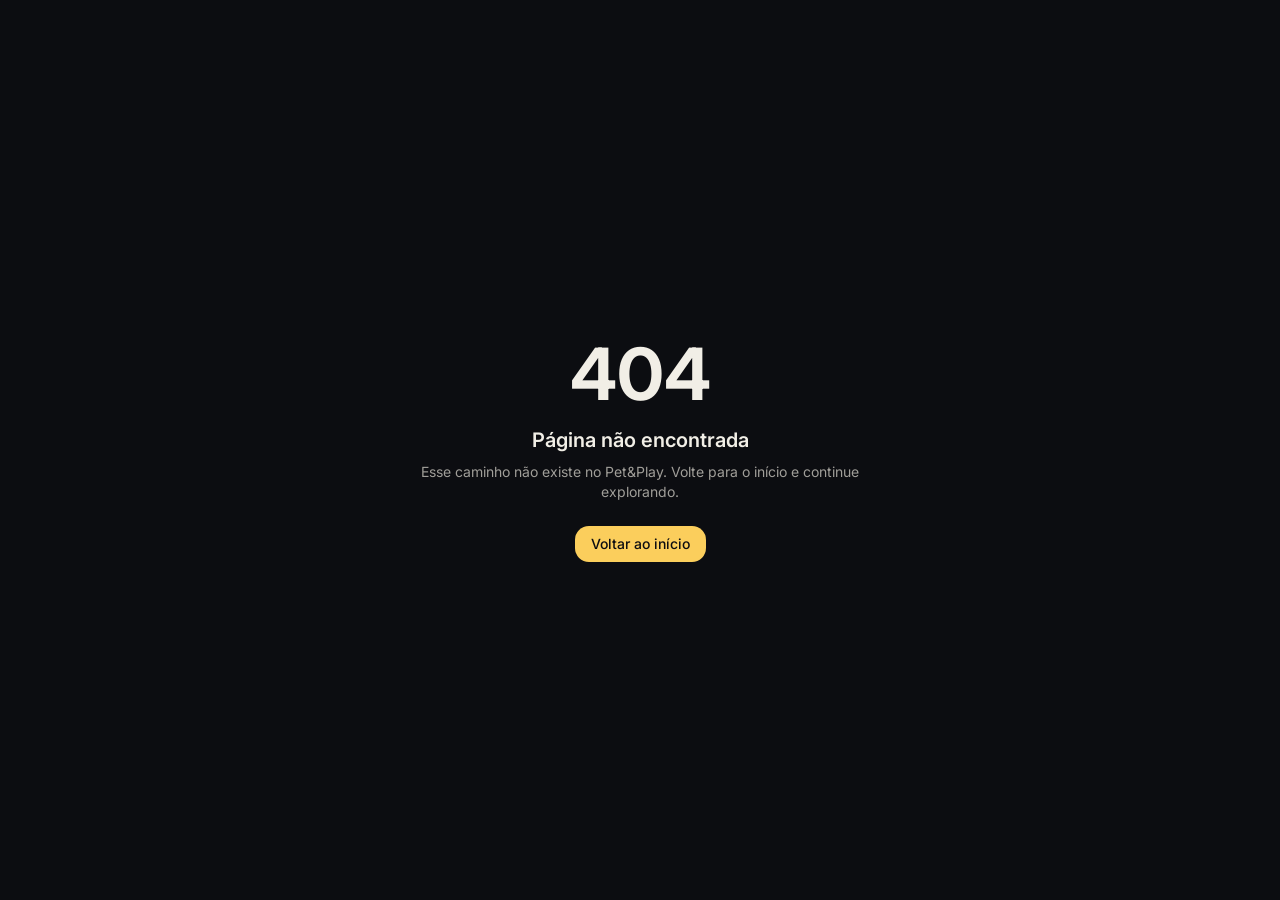
<file: petplay/index.html>
<!DOCTYPE html><html lang="pt-BR"><head><meta charSet="utf-8"/><meta name="viewport" content="width=device-width, initial-scale=1"/><link rel="stylesheet" href="/petplay/assets/styles-D-ywFx-M.css" data-precedence="default"/><link rel="stylesheet" href="https://fonts.googleapis.com/css2?family=Anton&amp;family=Inter:wght@400;500;600;700&amp;family=JetBrains+Mono:wght@400;500&amp;display=swap" data-precedence="default"/><title>PetMatch &amp; Play — encontros seguros entre pets</title><meta name="author" content="Leonardo Magalhães"/><meta name="theme-color" content="#0e0f12"/><meta property="og:type" content="website"/><meta name="twitter:card" content="summary_large_image"/><meta name="description" content="Encontre companhia para passeios e cruzamento responsável com selo de saúde verificada, mapa de pet points e chat seguro."/><meta property="og:title" content="PetMatch &amp; Play — encontros seguros entre pets"/><meta property="og:description" content="Dog dates, socialização e cruzamento responsável com verificação de vacinas e chat seguro."/><link rel="modulepreload" href="/petplay/assets/index-p77awLkN.js"/><link rel="modulepreload" href="/petplay/assets/jsx-runtime-BkSabwWG.js"/><link rel="modulepreload" href="/petplay/assets/useStore-kmW-Uwau.js"/><link rel="modulepreload" href="/petplay/assets/routes-BFA_UAqS.js"/><link rel="modulepreload" href="/petplay/assets/demo-state-CitiiKIb.js"/><link rel="modulepreload" href="/petplay/assets/badge-check-CRqnzjMV.js"/><link rel="modulepreload" href="/petplay/assets/check-BSlsaAVY.js"/><link rel="modulepreload" href="/petplay/assets/AppShell-JkF5Opxh.js"/><link rel="modulepreload" href="/petplay/assets/map-pin-DASQFaM_.js"/><link rel="modulepreload" href="/petplay/assets/shield-check-ChA8lrpc.js"/><link rel="modulepreload" href="/petplay/assets/star-CjNQxjGZ.js"/><link rel="modulepreload" href="/petplay/assets/pets-TpJiAIyD.js"/><link rel="icon" href="/favicon.svg" type="image/svg+xml"/><link rel="preconnect" href="https://fonts.googleapis.com"/><link rel="preconnect" href="https://fonts.gstatic.com" crossorigin="anonymous"/></head><body><!--$--><!--$--><!--/$--><script>(function(a,f){let l;try{l=JSON.parse(sessionStorage.getItem(a)||"{}")}catch{return}const n=l?.[f||history.state?.__TSR_key];let c=!1;for(const t in n){const e=n[t],o=e?.scrollX,s=e?.scrollY;if(Number.isFinite(o)&&Number.isFinite(s)){if(t==="window")scrollTo(o,s),c=!0;else if(t)try{const r=document.querySelector(t);r&&(r.scrollLeft=o,r.scrollTop=s)}catch{}}}if(c)return;const i=location.hash.slice(1);if(i){const t=history.state?.__hashScrollIntoViewOptions??!0;if(t){const e=document.getElementById(i);e&&e.scrollIntoView(t)}return}scrollTo(0,0)})("tsr-scroll-restoration-v1_3");document.currentScript.remove()</script><!--/$--><script class="$tsr" id="$tsr-stream-barrier">(self.$R=self.$R||{})["tsr"]=[];self.$_TSR={h(){this.hydrated=!0,this.c()},e(){this.streamEnded=!0,this.c()},c(){this.hydrated&&this.streamEnded&&(delete self.$_TSR,delete self.$R.tsr)},p(e){this.initialized?e():this.buffer.push(e)},buffer:[]};$_TSR.router=($R=>$R[0]={manifest:$R[1]={routes:$R[2]={__root__:$R[3]={preloads:$R[4]=["/petplay/assets/index-p77awLkN.js","/petplay/assets/jsx-runtime-BkSabwWG.js","/petplay/assets/useStore-kmW-Uwau.js"],scripts:$R[5]=[$R[6]={attrs:$R[7]={type:"module",async:!0,src:"/petplay/assets/index-p77awLkN.js"}}]}}},matches:$R[8]=[$R[9]={i:"__root__ ",u:1792781542226,s:"success",ssr:!0}],lastMatchId:"__root__ "})($R["tsr"]);$_TSR.e();document.currentScript.remove()</script><script type="module" async="" src="/petplay/assets/index-p77awLkN.js"></script></body></html>
</file>
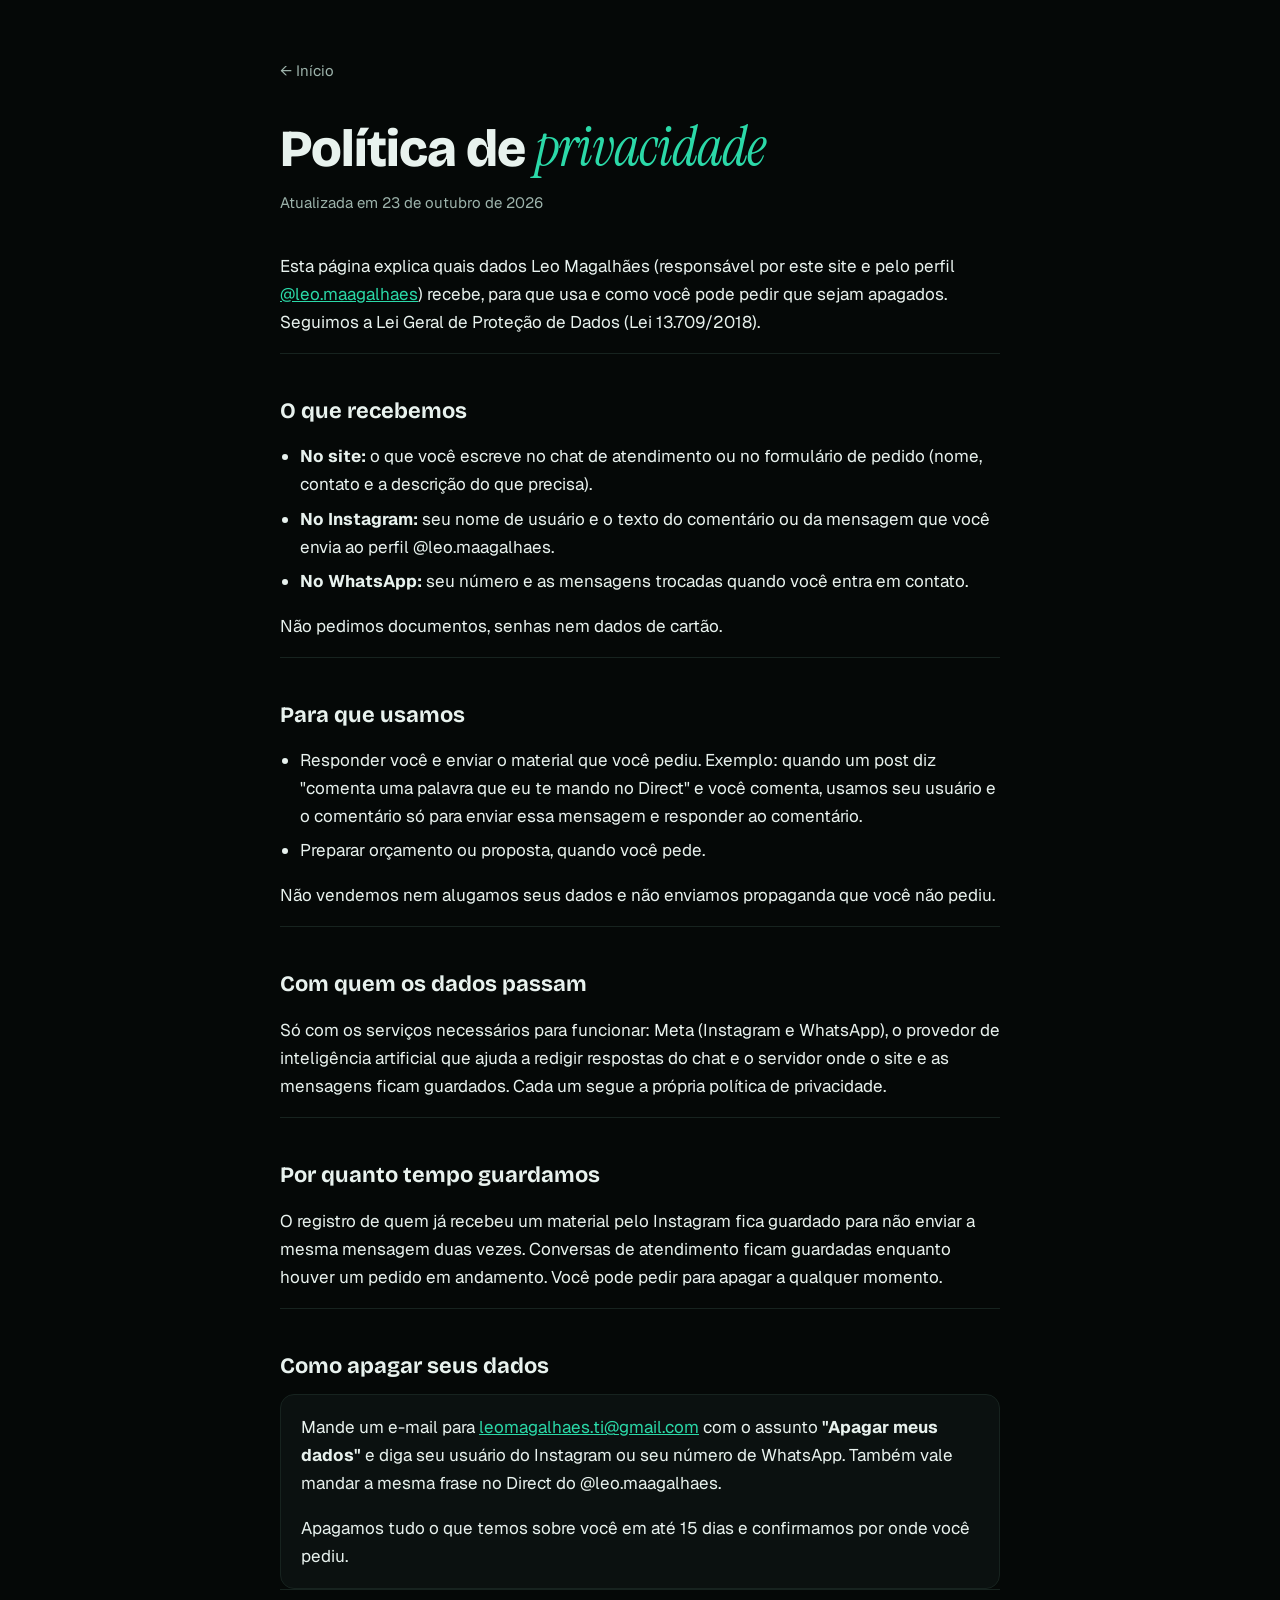
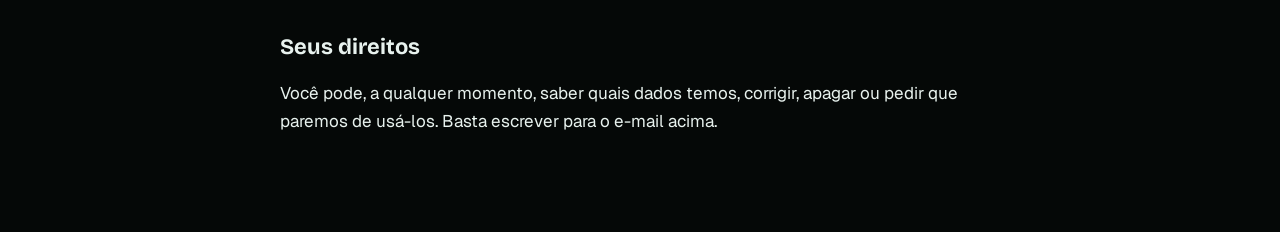
<file: privacidade/index.html>
<!doctype html>
<html lang="pt-BR">
<head>
<meta charset="utf-8">
<meta name="viewport" content="width=device-width, initial-scale=1">
<title>Política de Privacidade · Leo Magalhães</title>
<meta name="description" content="Como Leo Magalhães trata os dados de quem usa o site, o chat e as mensagens do Instagram.">
<link rel="preconnect" href="https://fonts.googleapis.com">
<link rel="preconnect" href="https://fonts.gstatic.com" crossorigin>
<link rel="stylesheet" href="https://fonts.googleapis.com/css2?family=Bricolage+Grotesque:opsz,wght@12..96,700;12..96,800&family=Geist:wght@400;500;600&family=Instrument+Serif:ital@1&display=swap">
<style>
:root{
  --fundo:#050807; --painel:#0B1110; --linha:#17231F; --texto:#E8F2EE; --suave:#9DB3AB;
  --menta:#2BD9A8; --sans:"Geist",system-ui,sans-serif;
  --display:"Bricolage Grotesque",var(--sans); --serif:"Instrument Serif",Georgia,serif;
}
*{box-sizing:border-box}
body{margin:0;background:var(--fundo);color:var(--texto);font:400 17px/1.65 var(--sans)}
main{max-width:760px;margin:0 auto;padding:56px 20px 80px}
a{color:var(--menta)}
.volta{font-size:15px;text-decoration:none;color:var(--suave)}
h1{font:800 clamp(34px,7vw,52px)/1.05 var(--display);margin:28px 0 8px;letter-spacing:-.02em}
h1 em{font:italic 400 1.05em var(--serif);color:var(--menta)}
.data{color:var(--suave);font-size:15px;margin:0 0 36px}
h2{font:700 22px/1.25 var(--display);margin:40px 0 10px}
section{border-top:1px solid var(--linha);padding-top:4px}
ul{padding-left:20px} li{margin:6px 0}
.caixa{background:var(--painel);border:1px solid var(--linha);border-radius:14px;padding:18px 20px;margin-top:14px}
</style>
</head>
<body>
<main>
<a class="volta" href="/">← Início</a>
<h1>Política de <em>privacidade</em></h1>
<p class="data">Atualizada em 23 de outubro de 2026</p>

<p>Esta página explica quais dados Leo Magalhães (responsável por este site e pelo perfil <a href="https://www.instagram.com/leo.maagalhaes/">@leo.maagalhaes</a>) recebe, para que usa e como você pode pedir que sejam apagados. Seguimos a Lei Geral de Proteção de Dados (Lei 13.709/2018).</p>

<section>
<h2>O que recebemos</h2>
<ul>
  <li><strong>No site:</strong> o que você escreve no chat de atendimento ou no formulário de pedido (nome, contato e a descrição do que precisa).</li>
  <li><strong>No Instagram:</strong> seu nome de usuário e o texto do comentário ou da mensagem que você envia ao perfil @leo.maagalhaes.</li>
  <li><strong>No WhatsApp:</strong> seu número e as mensagens trocadas quando você entra em contato.</li>
</ul>
<p>Não pedimos documentos, senhas nem dados de cartão.</p>
</section>

<section>
<h2>Para que usamos</h2>
<ul>
  <li>Responder você e enviar o material que você pediu. Exemplo: quando um post diz "comenta uma palavra que eu te mando no Direct" e você comenta, usamos seu usuário e o comentário só para enviar essa mensagem e responder ao comentário.</li>
  <li>Preparar orçamento ou proposta, quando você pede.</li>
</ul>
<p>Não vendemos nem alugamos seus dados e não enviamos propaganda que você não pediu.</p>
</section>

<section>
<h2>Com quem os dados passam</h2>
<p>Só com os serviços necessários para funcionar: Meta (Instagram e WhatsApp), o provedor de inteligência artificial que ajuda a redigir respostas do chat e o servidor onde o site e as mensagens ficam guardados. Cada um segue a própria política de privacidade.</p>
</section>

<section>
<h2>Por quanto tempo guardamos</h2>
<p>O registro de quem já recebeu um material pelo Instagram fica guardado para não enviar a mesma mensagem duas vezes. Conversas de atendimento ficam guardadas enquanto houver um pedido em andamento. Você pode pedir para apagar a qualquer momento.</p>
</section>

<section id="apagar">
<h2>Como apagar seus dados</h2>
<div class="caixa">
  <p style="margin-top:0">Mande um e-mail para <a href="mailto:leomagalhaes.ti@gmail.com?subject=Apagar%20meus%20dados">leomagalhaes.ti@gmail.com</a> com o assunto <strong>"Apagar meus dados"</strong> e diga seu usuário do Instagram ou seu número de WhatsApp. Também vale mandar a mesma frase no Direct do @leo.maagalhaes.</p>
  <p style="margin-bottom:0">Apagamos tudo o que temos sobre você em até 15 dias e confirmamos por onde você pediu.</p>
</div>
</section>

<section>
<h2>Seus direitos</h2>
<p>Você pode, a qualquer momento, saber quais dados temos, corrigir, apagar ou pedir que paremos de usá-los. Basta escrever para o e-mail acima.</p>
</section>
</main>
</body>
</html>
</file>
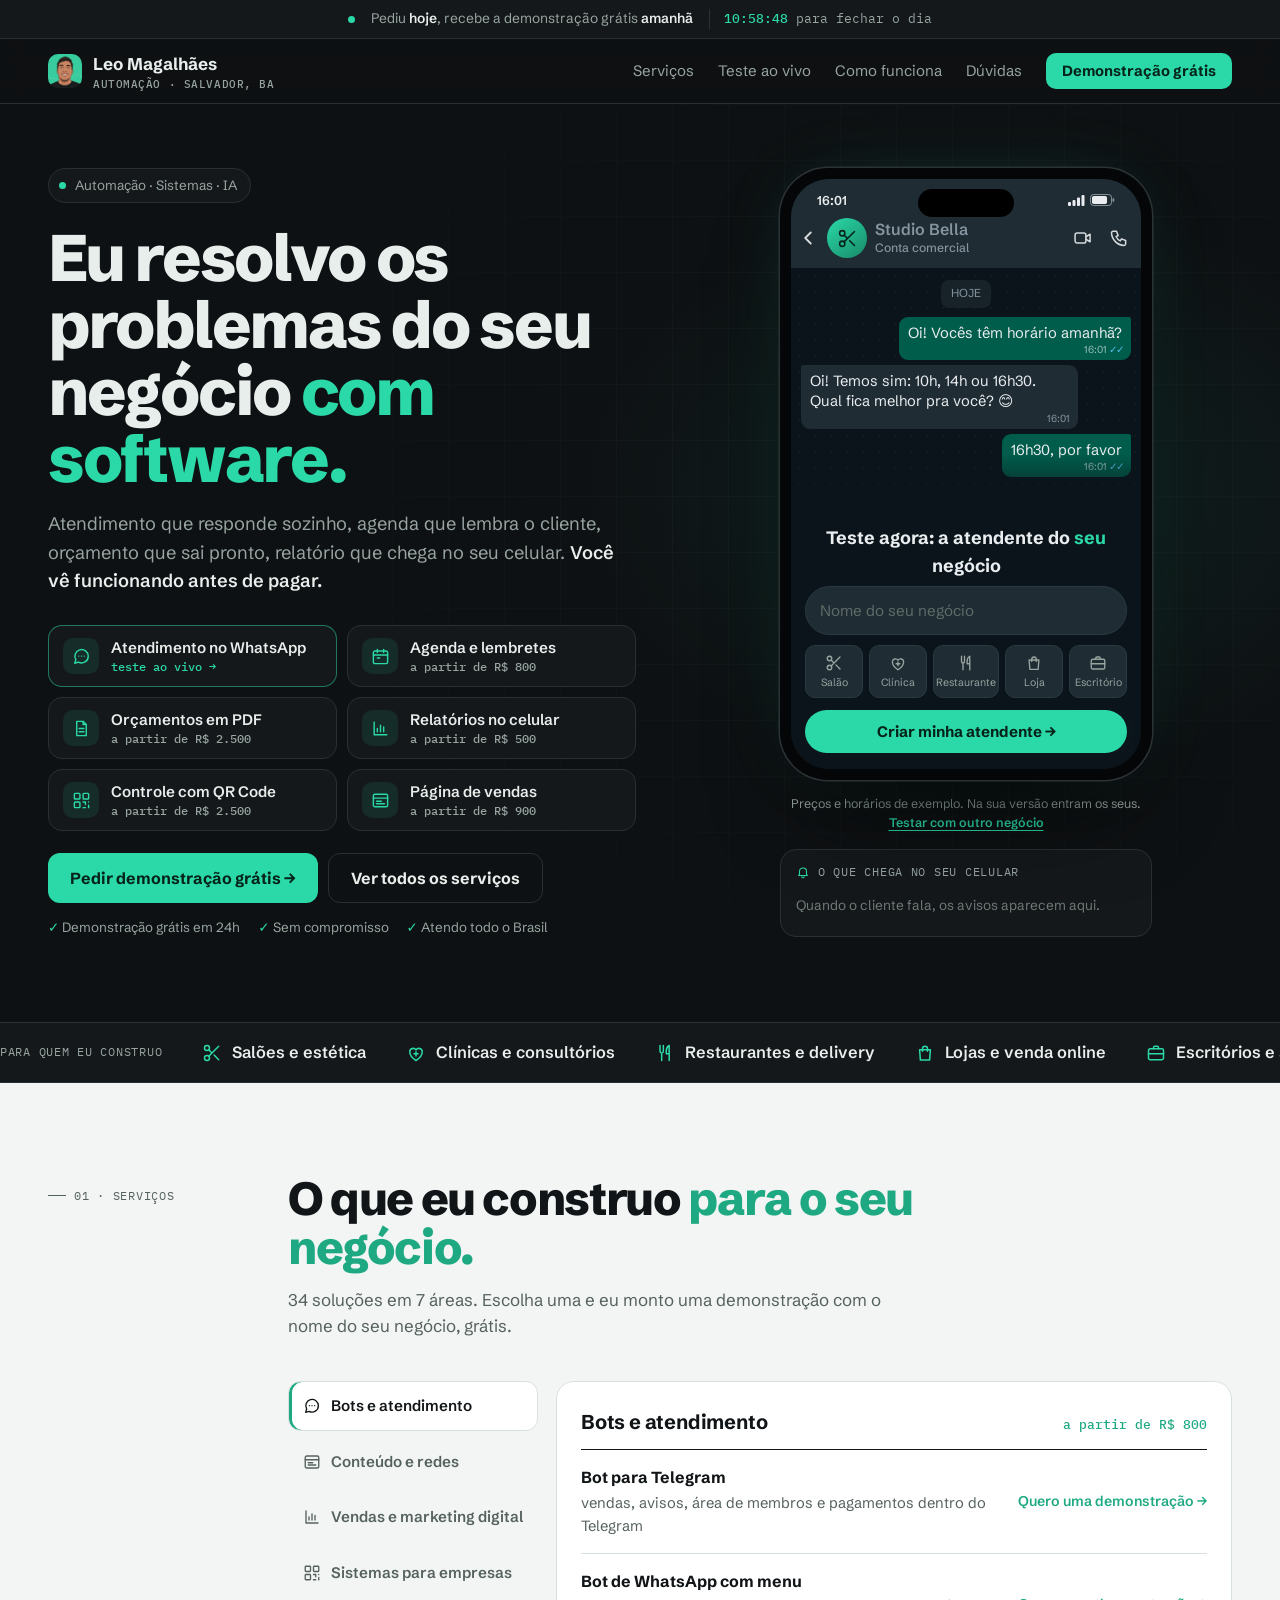
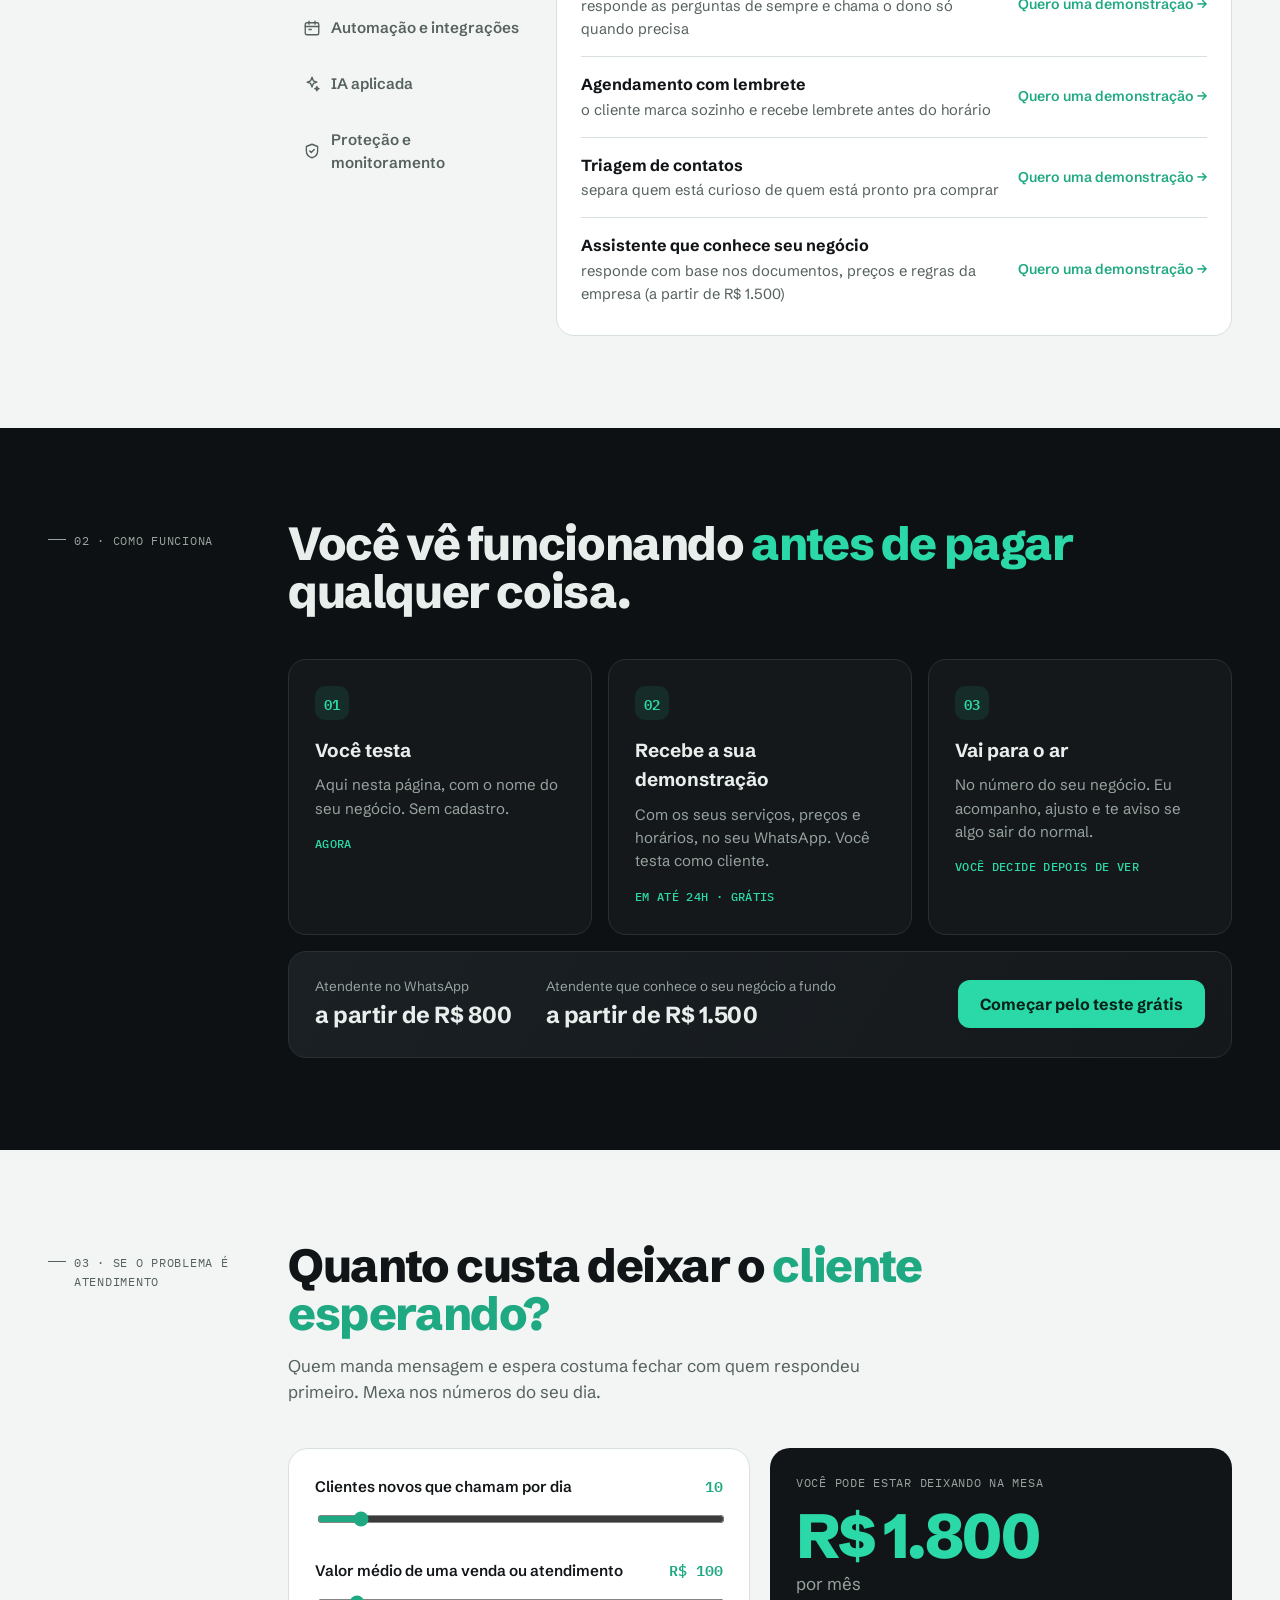
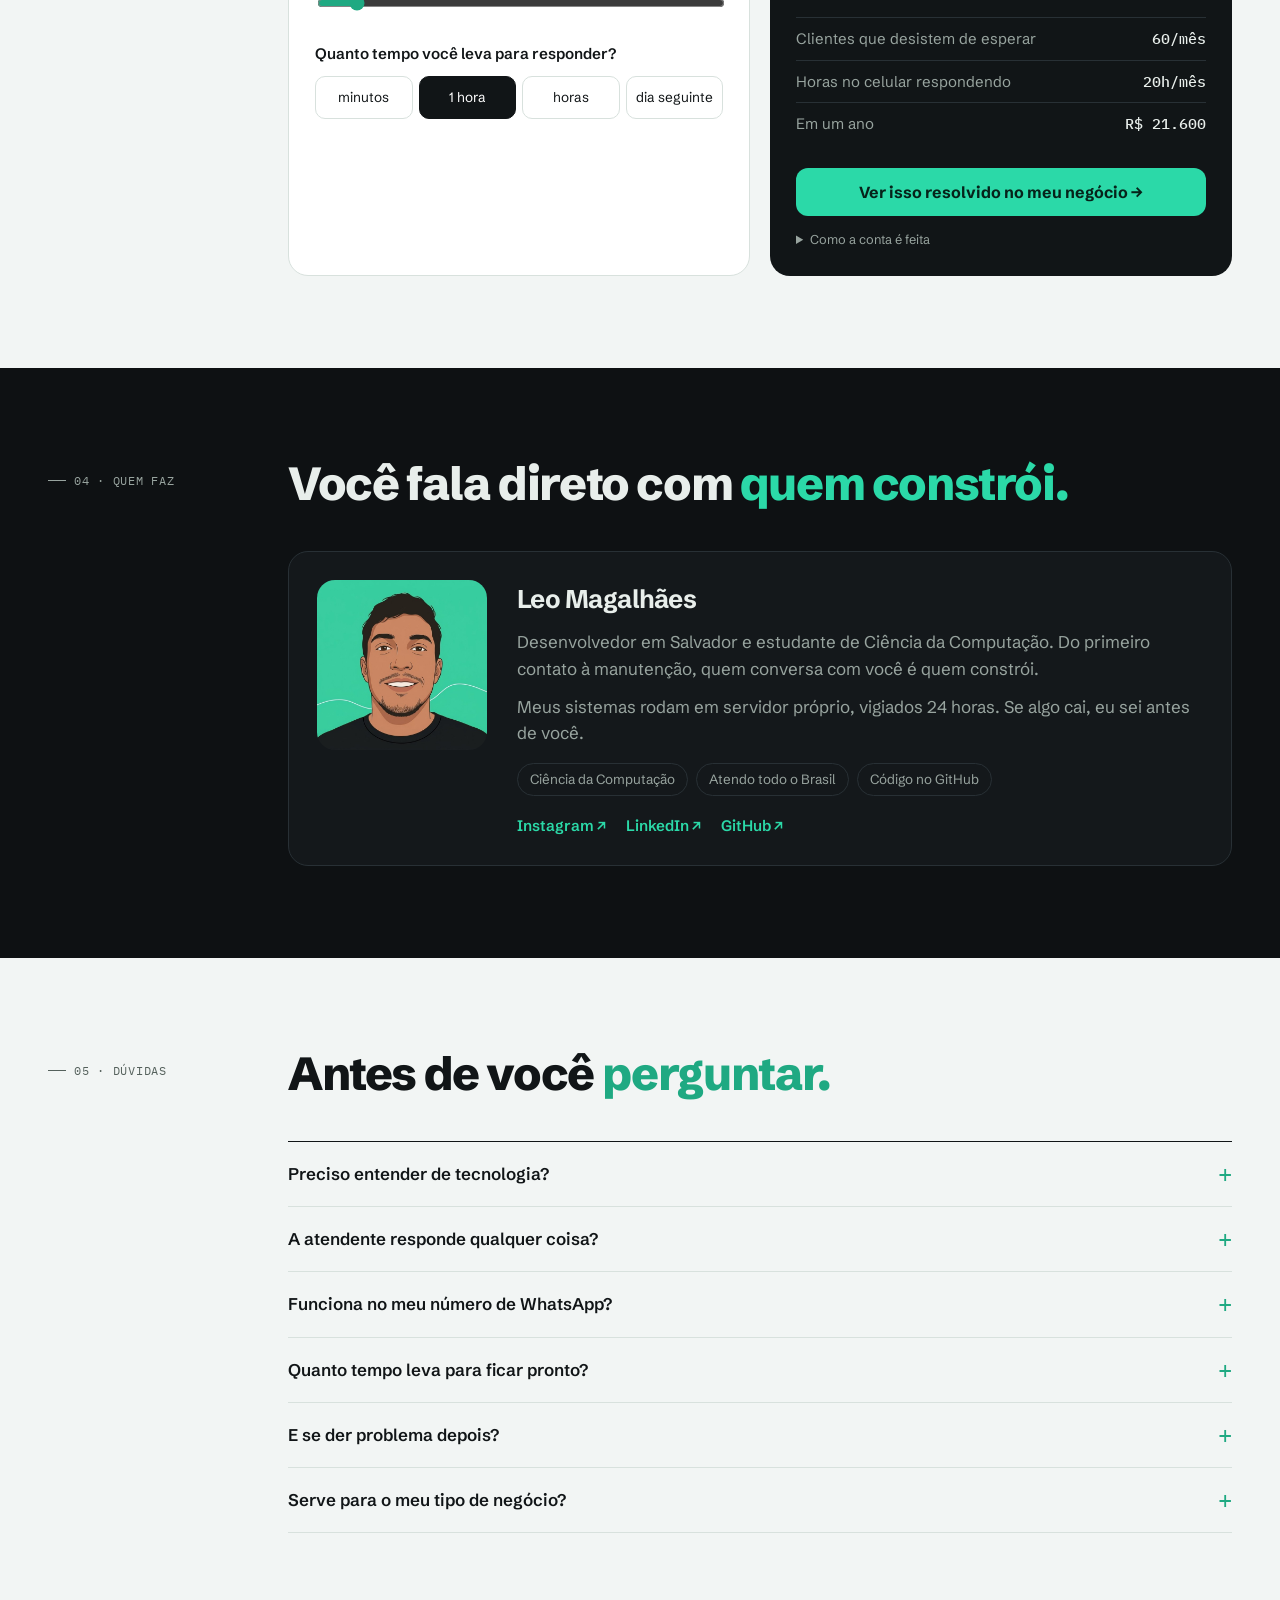
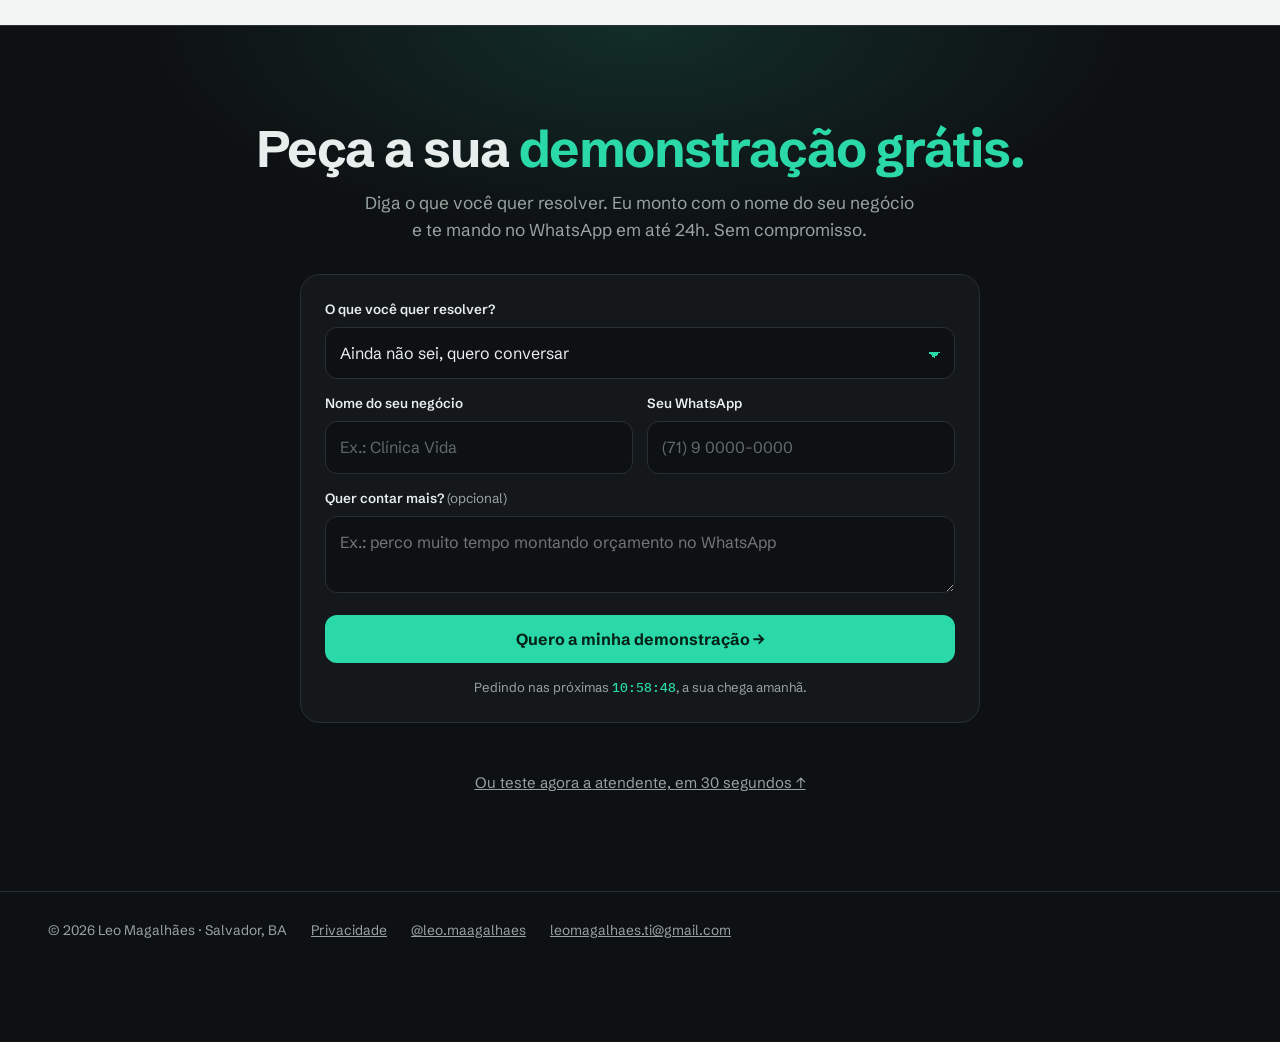
<file: v3/index.html>
<!doctype html>
<html lang="pt-BR">
<head>
<meta charset="utf-8">
<meta name="viewport" content="width=device-width, initial-scale=1">
<meta name="robots" content="noindex">
<meta name="theme-color" content="#0E1113">
<title>Leo Magalhães · Automação, sistemas e IA para o seu negócio</title>
<meta name="description" content="Atendimento no WhatsApp, agenda, orçamentos, relatórios e sistemas sob medida. Demonstração grátis com o nome do seu negócio em 24h.">
<meta property="og:title" content="Leo Magalhães · Automação, sistemas e IA para o seu negócio">
<meta property="og:description" content="Você vê funcionando antes de pagar: demonstração grátis com o nome do seu negócio em 24h.">
<meta property="og:image" content="https://leomagalhaesti.github.io/previa.png">
<link rel="icon" href="../img/foto.jpg">
<link rel="preconnect" href="https://fonts.googleapis.com">
<link rel="preconnect" href="https://fonts.gstatic.com" crossorigin>
<link rel="stylesheet" href="https://fonts.googleapis.com/css2?family=Schibsted+Grotesk:wght@400;500;600;700;800&family=IBM+Plex+Mono:wght@400;500&display=swap">
<style>
/* Grafite + verde-menta, sóbrio (escolha do Leo, 23/10/2026). Menta = ação e "ao vivo"; o resto é grafite e branco. */
:root{
  --g0:#0E1113; --g1:#14181B; --g2:#1B2024; --g3:#232A2E; --linha:#283035;
  --texto:#E8EEEB; --suave:#98A49F; --menta:#2BD9A8; --menta-esc:#1FA982; --menta-fundo:rgba(43,217,168,.1);
  --claro:#F2F5F4; --claro2:#E7EDEB; --tinta:#111517; --tinta2:#55615C; --linha-clara:#D8E1DD;
  --sans:"Schibsted Grotesk",system-ui,sans-serif; --mono:"IBM Plex Mono",ui-monospace,monospace;
}
*{box-sizing:border-box}
html{scroll-behavior:smooth}
@media (prefers-reduced-motion:reduce){html{scroll-behavior:auto}*{animation:none!important;transition:none!important}}
body{margin:0;background:var(--g0);color:var(--texto);font:400 17px/1.55 var(--sans);-webkit-font-smoothing:antialiased}
a{color:inherit}
img{max-width:100%;display:block}
button,input{font:inherit;color:inherit}
:focus-visible{outline:2px solid var(--menta);outline-offset:3px}
.casca{max-width:1240px;margin:0 auto;padding:0 28px}
@media (max-width:600px){.casca{padding:0 18px}}
.mono{font-family:var(--mono);font-size:.76rem;letter-spacing:.06em;text-transform:uppercase;color:var(--suave)}
.isca{position:absolute;left:-9999px}

.bt{all:unset;box-sizing:border-box;cursor:pointer;display:inline-flex;align-items:center;justify-content:center;gap:8px;padding:14px 22px;border-radius:12px;font:700 1rem var(--sans);background:var(--menta);color:#06231A;text-align:center;transition:background .15s,transform .15s,box-shadow .15s;box-shadow:0 0 0 0 rgba(43,217,168,0)}
.bt:hover{background:#4BE6B7;box-shadow:0 8px 24px -10px rgba(43,217,168,.6)}
.bt:active{transform:scale(.98)}
.bt[disabled]{opacity:.5;cursor:default}
.bt.peq{padding:9px 16px;font-size:.92rem;border-radius:10px}

/* prazo + topo */
.prazo{background:var(--g1);border-bottom:1px solid var(--linha);font-size:.86rem;color:var(--suave)}
.prazo .casca{display:flex;align-items:center;justify-content:center;gap:10px 16px;min-height:38px;padding-block:6px;text-align:center}
.prazo b{color:var(--texto);font-weight:600}
.pulso{flex:none;width:7px;height:7px;border-radius:50%;background:var(--menta);animation:pulso 1.8s infinite}
@keyframes pulso{0%{box-shadow:0 0 0 0 rgba(43,217,168,.55)}70%{box-shadow:0 0 0 8px rgba(43,217,168,0)}100%{box-shadow:0 0 0 0 rgba(43,217,168,0)}}
.relogio{font-family:var(--mono);font-size:.8rem;border-left:1px solid var(--linha);padding-left:14px}
.relogio b{font-weight:500;color:var(--menta);font-variant-numeric:tabular-nums}
.relogio i{font-style:normal}
@media (max-width:600px){.prazo .casca{justify-content:space-between;text-align:left;font-size:.8rem}.prazo > .casca > .pulso,.relogio i{display:none}.relogio{padding-left:10px}}
.barra{position:sticky;top:0;z-index:20;background:rgba(14,17,19,.86);backdrop-filter:blur(10px);border-bottom:1px solid var(--linha)}
.barra .casca{display:flex;align-items:center;gap:24px;height:64px}
.marca{display:flex;align-items:center;gap:11px;text-decoration:none;font-weight:700}
.marca img{width:34px;height:34px;border-radius:10px}
.marca small{display:block;font:500 .7rem var(--mono);color:var(--suave);letter-spacing:.05em;text-transform:uppercase}
.menu{display:flex;gap:24px;margin-left:auto;font-size:.94rem}
.menu a{text-decoration:none;color:var(--suave);transition:color .15s} .menu a:hover{color:var(--texto)}
@media (max-width:860px){.menu,.marca small{display:none}.barra .bt{margin-left:auto;white-space:nowrap}}

/* herói */
.abre{position:relative;overflow:hidden;padding:64px 0 84px;background:radial-gradient(600px 420px at 78% 42%,rgba(43,217,168,.09),transparent 70%),var(--g0)}
.abre::before{content:"";position:absolute;inset:0;pointer-events:none;
  background-image:linear-gradient(var(--linha) 1px,transparent 1px),linear-gradient(90deg,var(--linha) 1px,transparent 1px);
  background-size:56px 56px;opacity:.35;-webkit-mask-image:radial-gradient(ellipse 70% 80% at 70% 40%,#000,transparent 75%);mask-image:radial-gradient(ellipse 70% 80% at 70% 40%,#000,transparent 75%)}
.abre .casca{position:relative;display:grid;grid-template-columns:1.05fr .95fr;gap:64px;align-items:start}
.selo{display:inline-flex;align-items:center;gap:9px;border:1px solid var(--linha);background:var(--g1);border-radius:999px;padding:6px 13px 6px 10px;font-size:.84rem;color:var(--suave)}
.selo .pulso{animation-duration:2.4s}
h1{font-weight:800;font-size:clamp(2.35rem,5.3vw,4.1rem);line-height:1.02;letter-spacing:-.035em;margin:22px 0 18px}
h1 em{font-style:normal;color:var(--menta)}
.lead{font-size:1.14rem;color:var(--suave);max-width:33em;margin:0 0 30px}
.lead b{color:var(--texto);font-weight:600}
.monta{background:var(--g1);border:1px solid var(--linha);border-radius:20px;padding:24px}
.monta h2{font-size:1.08rem;margin:0 0 4px}
.monta > p{margin:0 0 18px;color:var(--suave);font-size:.94rem}
.campo{display:block;margin-bottom:16px}
.campo > span{display:block;font-size:.84rem;font-weight:600;margin-bottom:7px;color:var(--texto)}
.campo input{width:100%;padding:14px 15px;border-radius:12px;border:1.5px solid var(--linha);background:var(--g0);font-size:1.02rem;color:var(--texto);transition:border-color .15s}
.campo input::placeholder{color:#5f6b67}
.campo input:focus{outline:none;border-color:var(--menta)}
.ramos{display:grid;grid-template-columns:repeat(5,1fr);gap:8px;margin-bottom:20px}
.ramos button{all:unset;box-sizing:border-box;cursor:pointer;display:flex;flex-direction:column;align-items:center;gap:7px;padding:12px 4px 10px;border-radius:12px;border:1.5px solid var(--linha);background:var(--g0);font-size:.78rem;line-height:1.2;text-align:center;color:var(--suave);transition:all .15s}
.ramos button svg{width:22px;height:22px;stroke:currentColor}
.ramos button:hover{border-color:#3a454b;color:var(--texto)}
.ramos button[aria-pressed="true"]{border-color:var(--menta);background:var(--menta-fundo);color:var(--menta)}
.ramos button:focus-visible{outline:2px solid var(--menta);outline-offset:2px}
@media (max-width:520px){.ramos{grid-template-columns:repeat(3,1fr)}}
.monta .bt{width:100%}
.garantias{display:flex;flex-wrap:wrap;gap:6px 18px;margin-top:14px;font-size:.84rem;color:var(--suave)}
.garantias span::before{content:"✓ ";color:var(--menta);font-weight:700}
@media (max-width:920px){.abre{padding:36px 0 60px}.abre .casca{grid-template-columns:1fr;gap:40px}}

/* celular (WhatsApp, modo escuro) */
.palco{position:relative}
.cel{position:relative;width:100%;max-width:372px;margin:0 auto;background:#050607;border-radius:48px;padding:11px;
  box-shadow:0 0 0 1.5px #2b3236,0 50px 100px -40px rgba(0,0,0,.9),0 0 80px -30px rgba(43,217,168,.25)}
.tela{background:#0B141A;border-radius:38px;overflow:hidden;height:590px;display:flex;flex-direction:column;position:relative}
.ilha{position:absolute;top:10px;left:50%;transform:translateX(-50%);width:96px;height:28px;border-radius:20px;background:#000;z-index:3}
.status{display:flex;justify-content:space-between;align-items:center;padding:13px 26px 4px;font:600 .8rem var(--sans);color:#E9EDEF;background:#1F2C34}
.status .ics{display:flex;gap:5px;align-items:center}
.cab{background:#1F2C34;color:#E9EDEF;padding:6px 12px 10px 6px;display:flex;align-items:center;gap:8px}
.cab .volta{width:22px;height:22px;flex:none;opacity:.9}
.logo{width:40px;height:40px;border-radius:50%;flex:none;display:grid;place-items:center;background:linear-gradient(140deg,#2BD9A8,#178A69)}
.logo svg{width:21px;height:21px;stroke:#06231A}
.logo.pula{animation:pulaLogo .45s ease-out}
@keyframes pulaLogo{40%{transform:scale(1.15)}}
.cab .quem{flex:1;min-width:0}
.cab strong{display:block;font-size:1rem;font-weight:600;line-height:1.25;white-space:nowrap;overflow:hidden;text-overflow:ellipsis}
.cab strong.vazio{color:#8696A0}
.cab small{display:block;font-size:.76rem}
.cab small b{font-weight:500;color:#8696A0}
.cab small b.on{color:var(--menta)}
.cab .acoes{display:flex;gap:16px;opacity:.9}
.cab .acoes svg{width:20px;height:20px}
.msgs{flex:1;overflow-y:auto;padding:12px 10px;display:flex;flex-direction:column;gap:5px;scroll-behavior:smooth;
  background-color:#0B141A;background-image:radial-gradient(rgba(255,255,255,.035) 1px,transparent 1.4px);background-size:16px 16px}
.dia{align-self:center;background:#182229;color:#8696A0;font-size:.72rem;padding:5px 10px;border-radius:8px;margin-bottom:4px}
.b{max-width:84%;padding:6px 9px 17px;border-radius:9px;font-size:.92rem;line-height:1.38;position:relative;white-space:pre-wrap;word-wrap:break-word;color:#E9EDEF;animation:entra .22s ease-out}
.b small{position:absolute;right:8px;bottom:3px;font-size:.64rem;color:#8696A0}
.b.ela{background:#1F2C34;align-self:flex-start;border-top-left-radius:2px}
.b.cli{background:#005C4B;align-self:flex-end;border-top-right-radius:2px}
.b.cli small{color:#99BEB7}
.b.cli small::after{content:" ✓✓";color:#53BDEB;letter-spacing:-.15em}
.b.sis{align-self:center;background:#182229;color:#C8B47E;font-size:.76rem;padding:6px 11px;text-align:center;max-width:92%}
.b.dig{padding:11px 14px}
.b.dig i{display:inline-block;width:6px;height:6px;margin:0 2px;border-radius:50%;background:#8696A0;animation:pula 1s infinite}
.b.dig i:nth-child(2){animation-delay:.15s}.b.dig i:nth-child(3){animation-delay:.3s}
@keyframes pula{0%,60%,100%{transform:translateY(0);opacity:.5}30%{transform:translateY(-4px);opacity:1}}
@keyframes entra{from{opacity:0;transform:translateY(6px)}to{opacity:1;transform:none}}
.sug{display:flex;gap:6px;overflow-x:auto;padding:6px 10px 4px;background:#0B141A;scrollbar-width:none}
.sug:empty{display:none}
.sug::-webkit-scrollbar{display:none}
.sug button{all:unset;cursor:pointer;flex:none;background:#1F2C34;border:1px solid #2A3942;color:var(--menta);border-radius:999px;padding:7px 12px;font-size:.82rem;font-weight:600}
.sug button:hover{background:#26353F}
.escreve{display:flex;gap:7px;padding:6px 8px 16px;background:#0B141A}
.caixa-txt{flex:1;min-width:0;display:flex;align-items:center;gap:8px;background:#1F2C34;border-radius:999px;padding:0 6px 0 12px}
.caixa-txt svg{width:20px;height:20px;flex:none;opacity:.6}
.caixa-txt input{flex:1;min-width:0;border:0;background:transparent;padding:11px 0;font-size:.93rem;color:#E9EDEF}
.caixa-txt input::placeholder{color:#8696A0}
.caixa-txt input:focus{outline:none}
.caixa-txt:focus-within{box-shadow:0 0 0 1.5px var(--menta)}
.escreve button{all:unset;cursor:pointer;width:44px;height:44px;border-radius:50%;background:#00A884;display:grid;place-items:center;flex:none}
.escreve button[disabled]{opacity:.45;cursor:default}
.tampa{position:absolute;left:0;right:0;bottom:0;height:62%;display:flex;align-items:flex-end;justify-content:center;text-align:center;padding:0 28px 92px;
  background:linear-gradient(to bottom,rgba(11,20,26,0),rgba(11,20,26,.95) 48%);transition:opacity .35s;pointer-events:none}
.tampa strong{display:block;font-size:1.12rem;color:#E9EDEF;margin-bottom:6px}
.tampa p{margin:0;font-size:.88rem;color:#8696A0}
.tampa.some{opacity:0}
.aviso-ex{text-align:center;font-size:.78rem;color:var(--suave);margin:14px auto 0;max-width:372px}

.dono{max-width:372px;margin:16px auto 0;background:var(--g1);border:1px solid var(--linha);border-radius:16px;padding:13px 15px}
.dono header{margin-bottom:6px}
.dono header .mono{display:flex;align-items:center;gap:8px}
.dono header svg{width:14px;height:14px;stroke:var(--menta)}
.dono ol{list-style:none;margin:0;padding:0;font-size:.85rem;max-height:140px;overflow-y:auto}
.dono li{display:flex;gap:10px;padding:7px 0;border-top:1px solid var(--linha);animation:entra .25s ease-out;color:var(--suave)}
.dono li:first-child{border-top:0}
.dono li time{font:500 .72rem var(--mono);color:#6f7b76;flex:none;padding-top:2px}
.dono li b{color:var(--menta);font-weight:600}
.dono li.vazio{color:#6f7b76}

.fecha{display:none;margin:18px auto 0;max-width:372px;background:var(--g2);border:1px solid rgba(43,217,168,.45);border-radius:18px;padding:22px;box-shadow:0 0 50px -20px rgba(43,217,168,.4)}
.fecha.on{display:block;animation:entra .35s ease-out}
.fecha h3{margin:0 0 6px;font-size:1.22rem;letter-spacing:-.02em;line-height:1.25}
.fecha .intro{margin:0 0 16px;color:var(--suave);font-size:.92rem}
.fecha .bt{width:100%}
.prazo-mini{margin:12px 0 0;font-size:.82rem;color:var(--suave);text-align:center}
.prazo-mini b{font-family:var(--mono);color:var(--menta);font-weight:500}
.ok{display:none;text-align:center;padding:6px 0;color:var(--suave)}
.ok strong{display:block;font-size:1.25rem;margin-bottom:6px;color:var(--menta)}
.erro{margin:10px 0 0;color:#FF9C85;font-size:.9rem;display:none}
@media (max-width:420px){.cel{border-radius:42px;padding:9px}.tela{border-radius:34px;height:560px}}

/* faixa de nichos */
.faixa{background:var(--g1);border-block:1px solid var(--linha);overflow:hidden;padding:17px 0}
.trilho{display:flex;align-items:center;gap:40px;width:max-content;animation:rola 52s linear infinite}
.faixa:hover .trilho,.faixa:focus-within .trilho{animation-play-state:paused}
@keyframes rola{to{transform:translateX(-50%)}}
.trilho button,.trilho span:not(.mono){all:unset;display:inline-flex;align-items:center;gap:10px;font-size:1.02rem;font-weight:600;white-space:nowrap;color:var(--texto)}
.trilho svg{width:20px;height:20px;stroke:var(--menta)}
.trilho button{cursor:pointer}
.trilho button:hover{color:var(--menta)}
.trilho button:focus-visible{outline:2px solid var(--menta);outline-offset:4px}
@media (prefers-reduced-motion:reduce){.trilho{flex-wrap:wrap;width:auto;padding:0 18px}}

/* seções */
section.s{padding:92px 0}
.clara{background:var(--claro);color:var(--tinta)}
.clara .mono{color:var(--tinta2)}
.tit{display:grid;grid-template-columns:210px 1fr;gap:30px;margin-bottom:42px}
.tit .mono{padding-top:12px;display:flex;gap:8px;align-items:flex-start}
.tit .mono::before{content:"";flex:none;width:18px;height:1px;background:currentColor;margin-top:.62em}
.tit h2{margin:0;font-size:clamp(1.9rem,3.8vw,2.9rem);line-height:1.05;letter-spacing:-.03em;font-weight:800;max-width:17em}
.tit h2 em{font-style:normal;color:var(--menta)}
.clara .tit h2 em{color:var(--menta-esc)}
.tit p{margin:14px 0 0;color:var(--suave);max-width:36em;font-size:1.06rem}
.clara .tit p{color:var(--tinta2)}
.recuo{margin-left:240px}
@media (max-width:1000px){.recuo{margin-left:0}}
@media (max-width:760px){.tit{grid-template-columns:1fr;gap:8px}section.s{padding:64px 0}}

/* conta */
.conta{display:grid;grid-template-columns:1fr 1fr;gap:20px}
.ctl,.res{border-radius:20px;padding:26px}
.ctl{background:#fff;border:1px solid var(--linha-clara)}
.ctl label{display:block;margin-bottom:24px}
.ctl label > span,.ctl .rot{display:flex;justify-content:space-between;font-weight:600;font-size:.95rem;margin-bottom:10px}
.ctl output{font-family:var(--mono);color:var(--menta-esc)}
input[type=range]{width:100%;accent-color:var(--menta-esc)}
.seg{display:grid;grid-template-columns:repeat(4,1fr);gap:6px}
.seg button{all:unset;cursor:pointer;text-align:center;padding:10px 4px;border-radius:10px;border:1.5px solid var(--linha-clara);font-size:.85rem}
.seg button[aria-pressed="true"]{background:var(--tinta);color:#fff;border-color:var(--tinta)}
.res{display:flex;flex-direction:column;background:var(--tinta);color:var(--texto)}
.res .mono{color:var(--suave)}
.res .grande{font-size:clamp(2.6rem,6vw,3.9rem);font-weight:800;letter-spacing:-.04em;line-height:1;margin:12px 0 4px;color:var(--menta)}
.res ul{list-style:none;padding:0;margin:20px 0 24px;font-size:.94rem;color:var(--suave)}
.res li{padding:9px 0;border-top:1px solid var(--linha);display:flex;justify-content:space-between;gap:10px}
.res li b{font-family:var(--mono);font-weight:500;color:var(--texto)}
.res .bt{margin-top:auto}
.res details{margin-top:14px;font-size:.8rem;color:var(--suave)}
.res summary{cursor:pointer}
@media (max-width:700px){.conta{grid-template-columns:1fr}}

/* como funciona */
.passos{display:grid;grid-template-columns:repeat(3,1fr);gap:16px}
.passo{position:relative;padding:26px;border:1px solid var(--linha);border-radius:18px;background:var(--g1)}
.passo .n{display:inline-grid;place-items:center;width:34px;height:34px;border-radius:10px;background:var(--menta-fundo);color:var(--menta);font:600 .85rem var(--mono)}
.passo h3{margin:16px 0 8px;font-size:1.18rem}
.passo p{margin:0;color:var(--suave);font-size:.94rem}
.passo .quando{display:inline-block;margin-top:16px;font:500 .74rem var(--mono);color:var(--menta);letter-spacing:.03em}
.preco{margin-top:16px;display:flex;flex-wrap:wrap;align-items:center;gap:16px 34px;padding:24px 26px;border-radius:18px;border:1px solid var(--linha);background:linear-gradient(120deg,var(--g2),var(--g1))}
.preco small{display:block;color:var(--suave);font-size:.84rem}
.preco b{font-size:1.45rem;letter-spacing:-.02em}
.preco .bt{margin-left:auto}
@media (max-width:760px){.passos{grid-template-columns:1fr}.preco .bt{margin-left:0;width:100%}}

/* outros serviços */
.servs{display:grid;grid-template-columns:repeat(3,1fr);gap:14px}
.serv{background:#fff;border:1px solid var(--linha-clara);border-radius:16px;padding:22px;transition:border-color .2s,transform .2s}
.serv:hover{border-color:var(--menta-esc);transform:translateY(-2px)}
.serv .ic{width:38px;height:38px;border-radius:10px;background:var(--claro2);display:grid;place-items:center;margin-bottom:14px}
.serv .ic svg{width:20px;height:20px;stroke:var(--menta-esc)}
.serv h3{margin:0 0 6px;font-size:1.04rem}
.serv p{margin:0 0 14px;color:var(--tinta2);font-size:.92rem}
.serv > span:last-child{font:500 .76rem var(--mono);color:var(--tinta)}
@media (max-width:900px){.servs{grid-template-columns:1fr 1fr}}
@media (max-width:600px){.servs{grid-template-columns:1fr}}

/* quem */
.quem-cartao{display:grid;grid-template-columns:170px 1fr;gap:30px;align-items:start;background:var(--g1);border:1px solid var(--linha);border-radius:20px;padding:28px}
.quem-cartao img{width:170px;height:170px;border-radius:18px;object-fit:cover}
.quem-cartao h3{margin:0 0 10px;font-size:1.6rem;letter-spacing:-.02em}
.quem-cartao p{margin:0 0 12px;color:var(--suave)}
.fatos{display:flex;flex-wrap:wrap;gap:8px;margin:16px 0 18px}
.fatos span{font-size:.84rem;border:1px solid var(--linha);border-radius:999px;padding:5px 12px;color:var(--suave)}
.links{display:flex;flex-wrap:wrap;gap:20px;font-weight:600;font-size:.95rem}
.links a{text-decoration:none;color:var(--menta)}
@media (max-width:700px){.quem-cartao{grid-template-columns:1fr}.quem-cartao img{width:96px;height:96px}}

/* dúvidas */
.faq{border-top:1.5px solid var(--tinta)}
.faq details{border-bottom:1px solid var(--linha-clara)}
.faq summary{cursor:pointer;list-style:none;display:flex;justify-content:space-between;gap:20px;padding:19px 0;font-weight:600;font-size:1.06rem}
.faq summary::-webkit-details-marker{display:none}
.faq summary::after{content:"+";font:400 1.5rem/1 var(--mono);color:var(--menta-esc);transition:transform .2s}
.faq details[open] summary::after{transform:rotate(45deg)}
.faq p{margin:0 0 20px;color:var(--tinta2);max-width:44em}

/* final */
.final{position:relative;overflow:hidden;padding:96px 0;text-align:center;background:radial-gradient(700px 300px at 50% 0%,rgba(43,217,168,.14),transparent 70%),var(--g0);border-top:1px solid var(--linha)}
.final h2{font-size:clamp(2rem,4.5vw,3.2rem);letter-spacing:-.03em;line-height:1.05;margin:0 0 14px}
.final .intro{margin:0 auto 30px;max-width:32em;color:var(--suave);font-size:1.08rem}
.rapido{display:flex;gap:10px;max-width:660px;margin:0 auto;flex-wrap:wrap}
.rapido input{flex:1 1 190px;min-width:0;padding:14px 16px;border-radius:12px;border:1.5px solid var(--linha);font-size:1rem;background:var(--g1);color:var(--texto)}
.rapido input::placeholder{color:#5f6b67}
.rapido input:focus{outline:none;border-color:var(--menta)}
.rapido .bt{flex:0 0 auto}
@media (max-width:600px){.rapido .bt{flex:1 1 100%}}
.rapido-msg{min-height:1.4em;margin:14px auto 0;font-weight:600;color:var(--menta)}
.final .alt{display:inline-block;margin-top:10px;color:var(--suave);font-size:.94rem}
footer{padding:28px 0 100px;font-size:.86rem;color:var(--suave);border-top:1px solid var(--linha)}
footer .casca{display:flex;flex-wrap:wrap;gap:10px 24px}
footer a{color:var(--suave)}

/* fixa, aviso e saída */
.fixa{position:fixed;left:12px;right:12px;bottom:12px;z-index:30;display:none;transform:translateY(140%);transition:transform .3s}
.fixa.on{transform:none}
.fixa .bt{width:100%;box-shadow:0 14px 30px -10px rgba(0,0,0,.7)}
@media (max-width:860px){.fixa{display:block}}
.toast{position:fixed;left:16px;bottom:16px;z-index:40;max-width:350px;display:flex;gap:12px;align-items:flex-start;background:var(--g2);color:var(--texto);border:1px solid var(--linha);border-radius:14px;padding:14px 36px 14px 14px;box-shadow:0 24px 50px -20px rgba(0,0,0,.8);transform:translateY(calc(100% + 40px));opacity:0;visibility:hidden;transition:transform .45s cubic-bezier(.2,.8,.2,1),opacity .3s,visibility .45s}
.toast.on{transform:none;opacity:1;visibility:visible}
.toast p{margin:0;font-size:.9rem;line-height:1.42;color:var(--suave)}
.toast p b{color:var(--texto)}
.toast p a{color:var(--menta);font-weight:600;text-decoration:none}
.toast .ic{flex:none;width:30px;height:30px;border-radius:9px;background:var(--menta-fundo);display:grid;place-items:center}
.toast .ic svg{width:16px;height:16px;stroke:var(--menta)}
.toast .x{all:unset;cursor:pointer;position:absolute;top:8px;right:12px;color:var(--suave);font-size:1.2rem}
@media (max-width:860px){.toast{left:12px;right:12px;max-width:none;bottom:84px}}
dialog{border:1px solid var(--linha);border-radius:20px;padding:28px;max-width:440px;width:calc(100% - 32px);background:var(--g1);color:var(--texto);box-shadow:0 40px 80px -30px rgba(0,0,0,.9)}
dialog::backdrop{background:rgba(5,6,7,.7);backdrop-filter:blur(3px)}
dialog h2{margin:0 0 8px;font-size:1.45rem;letter-spacing:-.02em;line-height:1.18;padding-right:20px}
dialog p{margin:0 0 18px;color:var(--suave)}
dialog .x{all:unset;cursor:pointer;position:absolute;top:-10px;right:-6px;font-size:1.4rem;color:var(--suave)}
dialog form{position:relative}
dialog .bt{width:100%}
dialog .alt{margin:14px 0 0;font-size:.9rem;text-align:center}
dialog .alt a{color:var(--menta);font-weight:600}

/* 2026-10-23 · oferta ampla: atalhos de serviço no herói, teste dentro do celular, catálogo e pedido com serviço */
.sr{position:absolute;width:1px;height:1px;overflow:hidden;clip:rect(0 0 0 0);white-space:nowrap}
.atalhos{display:grid;grid-template-columns:1fr 1fr;gap:10px;margin:0 0 22px}
.atalho{display:flex;align-items:center;gap:12px;padding:12px 14px;border:1px solid var(--linha);border-radius:14px;background:var(--g1);text-decoration:none;transition:border-color .15s,background .15s}
.atalho:hover{border-color:var(--menta);background:var(--g2)}
.atalho .ic{flex:none;width:36px;height:36px;border-radius:10px;background:var(--menta-fundo);display:grid;place-items:center}
.atalho .ic svg{width:19px;height:19px;stroke:var(--menta)}
.atalho b{display:block;font-size:.95rem;font-weight:600;line-height:1.25}
.atalho small{display:block;font:500 .72rem var(--mono);color:var(--suave);margin-top:2px}
.atalho:first-child{border-color:rgba(43,217,168,.5)}
.atalho:first-child small{color:var(--menta)}
.acoes-topo{display:flex;flex-wrap:wrap;gap:10px}
.bt.contorno{background:transparent;color:var(--texto);border:1.5px solid var(--linha);box-shadow:none}
.bt.contorno:hover{border-color:var(--menta);color:var(--menta);background:transparent}
@media (max-width:520px){.atalhos{gap:8px}.atalho{flex-direction:column;align-items:flex-start;gap:8px;padding:12px}.atalho b{font-size:.88rem}.acoes-topo .bt{flex:1 1 100%}}
.so-cel{display:none}
@media (max-width:600px){.so-pc{display:none}.so-cel{display:inline}.marca{white-space:nowrap}}
/* teste dentro do celular */
.tampa{height:auto;top:auto;padding:70px 14px 16px;pointer-events:auto;background:linear-gradient(to bottom,rgba(11,20,26,0),rgba(11,20,26,.97) 60px)}
.tampa.some{pointer-events:none}
.tampa .monta{all:unset;display:block;width:100%;text-align:left}
.tampa-tit{display:block;font-size:1.02rem;color:#E9EDEF;margin:0 0 10px;text-align:center}
.tampa-tit em{font-style:normal;color:var(--menta)}
.tampa .campo{margin-bottom:10px}
.tampa .campo input{background:#1F2C34;border-color:#2A3942;padding:12px 14px;font-size:.95rem;border-radius:999px}
.tampa .ramos{grid-template-columns:repeat(5,1fr);gap:6px;margin-bottom:12px}
.tampa .ramos button{padding:8px 2px 7px;font-size:.66rem;gap:5px;background:#1F2C34;border-color:#2A3942;border-radius:10px}
.tampa .ramos button svg{width:18px;height:18px}
.tampa .bt{padding:12px 16px;border-radius:999px;font-size:.95rem}
.link{all:unset;cursor:pointer;color:var(--menta);font-weight:600;text-decoration:underline;text-underline-offset:3px}
/* catálogo */
.catalogo{display:grid;grid-template-columns:250px 1fr;gap:18px;align-items:start}
.abas{display:flex;flex-direction:column;gap:6px}
.abas button{all:unset;cursor:pointer;display:flex;align-items:center;gap:10px;padding:12px 14px;border-radius:12px;font-weight:600;font-size:.95rem;color:var(--tinta2);border:1px solid transparent}
.abas button svg{width:18px;height:18px;stroke:currentColor;flex:none}
.abas button:hover{color:var(--tinta);background:#fff}
.abas button[aria-selected="true"]{background:#fff;color:var(--tinta);border-color:var(--linha-clara);box-shadow:inset 3px 0 0 var(--menta-esc)}
.abas button:focus-visible{outline:2px solid var(--menta-esc)}
.painel{background:#fff;border:1px solid var(--linha-clara);border-radius:18px;padding:8px 24px 14px}
.painel header{display:flex;flex-wrap:wrap;justify-content:space-between;align-items:baseline;gap:6px 20px;padding:16px 0 12px;border-bottom:1.5px solid var(--tinta)}
.painel h3{margin:0;font-size:1.25rem;letter-spacing:-.01em}
.painel header span{font:500 .8rem var(--mono);color:var(--menta-esc)}
.painel ul{list-style:none;margin:0;padding:0}
.painel li{display:flex;justify-content:space-between;align-items:center;gap:18px;padding:15px 0;border-bottom:1px solid var(--linha-clara)}
.painel li:last-child{border-bottom:0}
.painel li b{display:block;font-size:1rem}
.painel li div span{display:block;color:var(--tinta2);font-size:.92rem;margin-top:2px}
.painel li a{flex:none;font-weight:600;font-size:.88rem;color:var(--menta-esc);text-decoration:none;white-space:nowrap}
.painel li a:hover{text-decoration:underline}
@media (max-width:860px){.catalogo{grid-template-columns:1fr}.abas{flex-direction:row;overflow-x:auto;scrollbar-width:none;margin:0 -18px;padding:0 18px}.abas::-webkit-scrollbar{display:none}.abas button{flex:none;white-space:nowrap}.painel{padding:4px 18px 10px}.painel li{flex-direction:column;align-items:flex-start;gap:8px}}
/* pedido com serviço */
.final h2 em{font-style:normal;color:var(--menta)}
.rapido{display:grid;grid-template-columns:1fr 1fr;gap:14px;max-width:680px;text-align:left;background:var(--g1);border:1px solid var(--linha);border-radius:20px;padding:24px}
.rapido label span{display:block;font-size:.84rem;font-weight:600;margin-bottom:7px}
.rapido label span i{font-style:normal;color:var(--suave);font-weight:400}
.rapido input,.rapido select,.rapido textarea{width:100%;padding:13px 14px;border-radius:12px;border:1.5px solid var(--linha);background:var(--g0);color:var(--texto);font:inherit;font-size:1rem}
.rapido select{appearance:none;background-image:linear-gradient(45deg,transparent 50%,var(--menta) 50%),linear-gradient(135deg,var(--menta) 50%,transparent 50%);background-position:calc(100% - 20px) 55%,calc(100% - 14px) 55%;background-size:6px 6px;background-repeat:no-repeat;padding-right:40px}
.rapido textarea{resize:vertical;min-height:52px}
.rapido input:focus,.rapido select:focus,.rapido textarea:focus{outline:none;border-color:var(--menta)}
.rapido .largo{grid-column:1/-1}
.rapido .bt{width:100%}
.rapido .prazo-mini{margin:0}
@media (max-width:600px){.rapido{grid-template-columns:1fr;padding:18px}}
</style>
</head>
<body>

<svg width="0" height="0" style="position:absolute" aria-hidden="true">
  <defs>
    <symbol id="i-salao" viewBox="0 0 24 24" fill="none" stroke-width="1.8" stroke-linecap="round" stroke-linejoin="round"><circle cx="6" cy="6" r="3"/><circle cx="6" cy="18" r="3"/><path d="M20 4 8.1 15.9M14.5 14.5 20 20M8.1 8.1 12 12"/></symbol>
    <symbol id="i-clinica" viewBox="0 0 24 24" fill="none" stroke-width="1.8" stroke-linecap="round" stroke-linejoin="round"><path d="M12 21s-7.5-4.6-7.5-10.4A4.1 4.1 0 0 1 12 8.3a4.1 4.1 0 0 1 7.5 2.3C19.5 16.4 12 21 12 21z"/><path d="M12 10.5v5M9.5 13h5"/></symbol>
    <symbol id="i-restaurante" viewBox="0 0 24 24" fill="none" stroke-width="1.8" stroke-linecap="round" stroke-linejoin="round"><path d="M6 3v7a2 2 0 0 0 4 0V3M8 12v9M17 21V3c-2.2 1.2-3.5 3.5-3.5 7v3H17"/></symbol>
    <symbol id="i-loja" viewBox="0 0 24 24" fill="none" stroke-width="1.8" stroke-linecap="round" stroke-linejoin="round"><path d="M5.5 8h13l-1 12.5h-11z"/><path d="M9 10V7a3 3 0 0 1 6 0v3"/></symbol>
    <symbol id="i-servicos" viewBox="0 0 24 24" fill="none" stroke-width="1.8" stroke-linecap="round" stroke-linejoin="round"><rect x="3" y="7" width="18" height="13" rx="2"/><path d="M9 7V5.5A1.5 1.5 0 0 1 10.5 4h3A1.5 1.5 0 0 1 15 5.5V7M3 13h18"/></symbol>
    <symbol id="i-negocio" viewBox="0 0 24 24" fill="none" stroke-width="1.8" stroke-linecap="round" stroke-linejoin="round"><path d="M4 10v10h16V10M3 10l2-6h14l2 6"/><path d="M3 10a3 3 0 0 0 6 0 3 3 0 0 0 6 0 3 3 0 0 0 6 0M10 20v-5h4v5"/></symbol>
    <symbol id="i-academia" viewBox="0 0 24 24" fill="none" stroke-width="1.8" stroke-linecap="round" stroke-linejoin="round"><path d="M6 7v10M3 9.5v5M18 7v10M21 9.5v5M6 12h12"/></symbol>
    <symbol id="i-imovel" viewBox="0 0 24 24" fill="none" stroke-width="1.8" stroke-linecap="round" stroke-linejoin="round"><path d="M3 11 12 4l9 7M5 9.5V20h14V9.5M10 20v-6h4v6"/></symbol>
    <symbol id="i-agenda" viewBox="0 0 24 24" fill="none" stroke-width="1.8" stroke-linecap="round" stroke-linejoin="round"><rect x="3" y="5" width="18" height="16" rx="2"/><path d="M3 10h18M8 3v4M16 3v4M8 14h3"/></symbol>
    <symbol id="i-doc" viewBox="0 0 24 24" fill="none" stroke-width="1.8" stroke-linecap="round" stroke-linejoin="round"><path d="M14 3H6v18h12V7z"/><path d="M14 3v4h4M9 12h6M9 16h6"/></symbol>
    <symbol id="i-grafico" viewBox="0 0 24 24" fill="none" stroke-width="1.8" stroke-linecap="round" stroke-linejoin="round"><path d="M4 20V4M4 20h16M8 16v-4M12 16V8M16 16v-6"/></symbol>
    <symbol id="i-qr" viewBox="0 0 24 24" fill="none" stroke-width="1.8" stroke-linecap="round" stroke-linejoin="round"><rect x="3" y="3" width="7" height="7" rx="1"/><rect x="14" y="3" width="7" height="7" rx="1"/><rect x="3" y="14" width="7" height="7" rx="1"/><path d="M14 14h3v3M21 14v.01M14 21h3M21 18v3"/></symbol>
    <symbol id="i-pagina" viewBox="0 0 24 24" fill="none" stroke-width="1.8" stroke-linecap="round" stroke-linejoin="round"><rect x="3" y="4" width="18" height="16" rx="2"/><path d="M3 9h18M7 13h6M7 16h10"/></symbol>
    <symbol id="i-escudo" viewBox="0 0 24 24" fill="none" stroke-width="1.8" stroke-linecap="round" stroke-linejoin="round"><path d="M12 3 4.5 6v6c0 4.5 3.2 7.8 7.5 9 4.3-1.2 7.5-4.5 7.5-9V6z"/><path d="m9 12 2 2 4-4"/></symbol>
    <symbol id="i-mensagem" viewBox="0 0 24 24" fill="none" stroke-width="1.8" stroke-linecap="round" stroke-linejoin="round"><path d="M20.5 11.6a8.4 8.4 0 0 1-12.3 7.5L3.5 20.5l1.4-4.5a8.4 8.4 0 1 1 15.6-4.4z"/><path d="M8.5 11.5h.01M12 11.5h.01M15.5 11.5h.01"/></symbol>
    <symbol id="i-ia" viewBox="0 0 24 24" fill="none" stroke-width="1.8" stroke-linecap="round" stroke-linejoin="round"><path d="M12 3l1.8 4.7L18.5 9.5l-4.7 1.8L12 16l-1.8-4.7L5.5 9.5l4.7-1.8z"/><path d="M18.5 15.5l.8 2 2 .8-2 .8-.8 2-.8-2-2-.8 2-.8z"/></symbol>
    <symbol id="i-sino" viewBox="0 0 24 24" fill="none" stroke-width="1.8" stroke-linecap="round" stroke-linejoin="round"><path d="M6 16V11a6 6 0 0 1 12 0v5l1.5 2h-15zM10 20a2 2 0 0 0 4 0"/></symbol>
  </defs>
</svg>

<div class="prazo" role="note"><div class="casca"><span class="pulso"></span><span>Pediu <b>hoje</b>, recebe a demonstração grátis <b>amanhã</b></span><span class="relogio" aria-label="Tempo até o fim do dia"><b data-falta>--:--:--</b><i> para fechar o dia</i></span></div></div>

<header class="barra">
  <div class="casca">
    <a class="marca" href="#topo"><img src="../img/foto.jpg" alt="" width="34" height="34"><span>Leo Magalhães<small>Automação · Salvador, BA</small></span></a>
    <nav class="menu" aria-label="Seções">
      <a href="#servicos">Serviços</a><a href="#teste-cel" data-foca>Teste ao vivo</a><a href="#como">Como funciona</a><a href="#duvidas">Dúvidas</a>
    </nav>
    <a class="bt peq" href="#fim" data-pedir=""><span class="so-pc">Demonstração grátis</span><span class="so-cel">Demo grátis</span></a>
  </div>
</header>

<main id="topo">
<section class="abre" id="teste">
  <div class="casca">
    <div>
      <span class="selo"><span class="pulso"></span>Automação · Sistemas · IA</span>
      <h1>Eu resolvo os problemas do seu negócio <em>com software.</em></h1>
      <p class="lead">Atendimento que responde sozinho, agenda que lembra o cliente, orçamento que sai pronto, relatório que chega no seu celular. <b>Você vê funcionando antes de pagar.</b></p>
      <div class="atalhos"><a class="atalho" href="#teste-cel" data-foca><span class="ic"><svg aria-hidden="true"><use href="#i-mensagem"/></svg></span><span><b>Atendimento no WhatsApp</b><small>teste ao vivo →</small></span></a><a class="atalho" href="#fim" data-pedir="Agendamento com lembrete"><span class="ic"><svg aria-hidden="true"><use href="#i-agenda"/></svg></span><span><b>Agenda e lembretes</b><small>a partir de R$ 800</small></span></a><a class="atalho" href="#fim" data-pedir="Orçamentos e PDFs automáticos"><span class="ic"><svg aria-hidden="true"><use href="#i-doc"/></svg></span><span><b>Orçamentos em PDF</b><small>a partir de R$ 2.500</small></span></a><a class="atalho" href="#fim" data-pedir="Relatórios que chegam sozinhos"><span class="ic"><svg aria-hidden="true"><use href="#i-grafico"/></svg></span><span><b>Relatórios no celular</b><small>a partir de R$ 500</small></span></a><a class="atalho" href="#fim" data-pedir="Controle com QR Code"><span class="ic"><svg aria-hidden="true"><use href="#i-qr"/></svg></span><span><b>Controle com QR Code</b><small>a partir de R$ 2.500</small></span></a><a class="atalho" href="#fim" data-pedir="Página de vendas"><span class="ic"><svg aria-hidden="true"><use href="#i-pagina"/></svg></span><span><b>Página de vendas</b><small>a partir de R$ 900</small></span></a></div>
      <div class="acoes-topo"><a class="bt" href="#fim" data-pedir="">Pedir demonstração grátis →</a><a class="bt contorno" href="#servicos">Ver todos os serviços</a></div>
      <div class="garantias"><span>Demonstração grátis em 24h</span><span>Sem compromisso</span><span>Atendo todo o Brasil</span></div>

      
    </div>

    <div class="palco">
      <div class="cel" id="teste-cel" aria-label="Simulação do WhatsApp do seu negócio">
        <div class="tela">
          <div class="ilha"></div>
          <div class="status"><span id="hora-cel">--:--</span><span class="ics" aria-hidden="true">
            <svg width="17" height="11" viewBox="0 0 17 11" fill="#E9EDEF"><rect x="0" y="7" width="3" height="4" rx="1"/><rect x="4.5" y="5" width="3" height="6" rx="1"/><rect x="9" y="2.5" width="3" height="8.5" rx="1"/><rect x="13.5" y="0" width="3" height="11" rx="1"/></svg>
            <svg width="25" height="12" viewBox="0 0 25 12" fill="none"><rect x=".5" y=".5" width="21" height="11" rx="3" stroke="#E9EDEF" opacity=".5"/><rect x="2" y="2" width="15" height="8" rx="1.8" fill="#E9EDEF"/><rect x="22.5" y="4" width="1.8" height="4" rx=".9" fill="#E9EDEF" opacity=".5"/></svg></span></div>
          <div class="cab">
            <svg class="volta" viewBox="0 0 24 24" fill="none" stroke="#E9EDEF" stroke-width="2" stroke-linecap="round" stroke-linejoin="round" aria-hidden="true"><path d="M15 18l-6-6 6-6"/></svg>
            <span class="logo" id="logo"><svg aria-hidden="true"><use href="#i-negocio" id="logo-ic"/></svg></span>
            <div class="quem"><strong id="cab-nome" class="vazio">Seu negócio</strong><small><b id="cab-st">Conta comercial</b></small></div>
            <div class="acoes" aria-hidden="true">
              <svg viewBox="0 0 24 24" fill="none" stroke="#E9EDEF" stroke-width="1.8" stroke-linecap="round" stroke-linejoin="round"><rect x="2.5" y="6" width="13" height="12" rx="2.5"/><path d="m15.5 10.5 5-3v9l-5-3"/></svg>
              <svg viewBox="0 0 24 24" fill="none" stroke="#E9EDEF" stroke-width="1.8" stroke-linecap="round" stroke-linejoin="round"><path d="M5 4h4l2 5-2.5 1.5a11 11 0 0 0 5 5L15 13l5 2v4a2 2 0 0 1-2 2A16 16 0 0 1 3 6a2 2 0 0 1 2-2"/></svg>
            </div>
          </div>
          <div class="msgs" id="msgs" aria-live="polite"></div>
          <div class="sug" id="sug"></div>
          <form class="escreve" id="escreve" autocomplete="off">
            <div class="caixa-txt">
              <svg viewBox="0 0 24 24" fill="none" stroke="#E9EDEF" stroke-width="1.8" stroke-linecap="round" aria-hidden="true"><circle cx="12" cy="12" r="9"/><path d="M8.5 14.5a4.5 4.5 0 0 0 7 0M9 9.5h.01M15 9.5h.01"/></svg>
              <input id="txt" maxlength="300" placeholder="Mensagem" aria-label="Mensagem como se fosse seu cliente" disabled>
            </div>
            <button id="enviar" aria-label="Enviar" disabled><svg width="20" height="20" viewBox="0 0 24 24" fill="#fff" aria-hidden="true"><path d="M3.4 20.4 21 12 3.4 3.6 3.4 10l12.6 2-12.6 2z"/></svg></button>
          </form>
          <div class="tampa" id="tampa"><form class="monta" id="monta" autocomplete="off">
        <strong class="tampa-tit">Teste agora: a atendente do <em>seu</em> negócio</strong>
        <label class="campo"><span class="sr">Nome do seu negócio</span><input id="negocio" maxlength="40" placeholder="Nome do seu negócio" required></label>
        <span class="sr" id="ramo-tit">Seu ramo</span>
        <div class="ramos" role="group" aria-labelledby="ramo-tit" id="ramos">
          <button type="button" data-r="salao" aria-pressed="false"><svg aria-hidden="true"><use href="#i-salao"/></svg>Salão</button>
          <button type="button" data-r="clinica" aria-pressed="false"><svg aria-hidden="true"><use href="#i-clinica"/></svg>Clínica</button>
          <button type="button" data-r="restaurante" aria-pressed="false"><svg aria-hidden="true"><use href="#i-restaurante"/></svg>Restaurante</button>
          <button type="button" data-r="loja" aria-pressed="false"><svg aria-hidden="true"><use href="#i-loja"/></svg>Loja</button>
          <button type="button" data-r="servicos" aria-pressed="false"><svg aria-hidden="true"><use href="#i-servicos"/></svg>Escritório</button>
        </div>
        <button class="bt" type="submit" id="criar">Criar minha atendente →</button>
      </form></div>
        </div>
      </div>
      <p class="aviso-ex">Preços e horários de exemplo. Na sua versão entram os seus. <button type="button" id="de-novo" class="link" hidden>Testar com outro negócio</button></p>

      <div class="dono" aria-live="polite">
        <header><span class="mono"><svg aria-hidden="true"><use href="#i-sino"/></svg>O que chega no SEU celular</span></header>
        <ol id="dono"><li class="vazio">Quando o cliente fala, os avisos aparecem aqui.</li></ol>
      </div>

      <div class="fecha" id="fecha">
        <form id="pedido" novalidate>
          <div id="pedido-campos">
            <h3 id="fecha-tit">Quer essa atendente no seu WhatsApp?</h3>
            <p class="intro">Monto uma demonstração com os seus preços e horários reais e te mando em até 24h. Grátis e sem compromisso.</p>
            <label class="campo"><span>Negócio</span><input id="p-negocio" maxlength="80" required></label>
            <label class="campo"><span>Seu WhatsApp</span><input id="p-zap" type="tel" inputmode="tel" maxlength="20" placeholder="(71) 9 0000-0000" required></label>
            <input class="isca" id="isca" tabindex="-1" autocomplete="off" aria-hidden="true">
            <button class="bt" id="p-enviar">Quero a minha em 24h →</button>
            <p class="prazo-mini">Pedindo nas próximas <b data-falta>--:--:--</b>, a sua chega amanhã.</p>
            <p class="erro" id="p-erro"></p>
          </div>
          <div class="ok" id="p-ok"><strong>Recebido.</strong>O Leo vai te chamar no WhatsApp com a sua demonstração em até 24h.</div>
        </form>
      </div>
    </div>
  </div>
</section>

<div class="faixa" aria-label="Para quem eu construo"><div class="trilho" id="trilho"></div></div>

<section class="s clara" id="servicos">
  <div class="casca">
    <div class="tit"><span class="mono">01 · Serviços</span><div><h2>O que eu construo <em>para o seu negócio.</em></h2><p>34 soluções em 7 áreas. Escolha uma e eu monto uma demonstração com o nome do seu negócio, grátis.</p></div></div>
    <div class="catalogo recuo">
      <div class="abas" role="tablist" aria-label="Áreas"><button type="button" role="tab" aria-selected="true" data-a="0"><svg aria-hidden="true"><use href="#i-mensagem"/></svg>Bots e atendimento</button><button type="button" role="tab" aria-selected="false" data-a="1"><svg aria-hidden="true"><use href="#i-pagina"/></svg>Conteúdo e redes</button><button type="button" role="tab" aria-selected="false" data-a="2"><svg aria-hidden="true"><use href="#i-grafico"/></svg>Vendas e marketing digital</button><button type="button" role="tab" aria-selected="false" data-a="3"><svg aria-hidden="true"><use href="#i-qr"/></svg>Sistemas para empresas</button><button type="button" role="tab" aria-selected="false" data-a="4"><svg aria-hidden="true"><use href="#i-agenda"/></svg>Automação e integrações</button><button type="button" role="tab" aria-selected="false" data-a="5"><svg aria-hidden="true"><use href="#i-ia"/></svg>IA aplicada</button><button type="button" role="tab" aria-selected="false" data-a="6"><svg aria-hidden="true"><use href="#i-escudo"/></svg>Proteção e monitoramento</button></div>
      <div class="paineis"><div class="painel" role="tabpanel" data-a="0"><header><h3>Bots e atendimento</h3><span>a partir de R$ 800</span></header><ul><li><div><b>Bot para Telegram</b><span>vendas, avisos, área de membros e pagamentos dentro do Telegram</span></div><a href="#fim" data-pedir="Bot para Telegram">Quero uma demonstração →</a></li><li><div><b>Bot de WhatsApp com menu</b><span>responde as perguntas de sempre e chama o dono só quando precisa</span></div><a href="#fim" data-pedir="Bot de WhatsApp com menu">Quero uma demonstração →</a></li><li><div><b>Agendamento com lembrete</b><span>o cliente marca sozinho e recebe lembrete antes do horário</span></div><a href="#fim" data-pedir="Agendamento com lembrete">Quero uma demonstração →</a></li><li><div><b>Triagem de contatos</b><span>separa quem está curioso de quem está pronto pra comprar</span></div><a href="#fim" data-pedir="Triagem de contatos">Quero uma demonstração →</a></li><li><div><b>Assistente que conhece seu negócio</b><span>responde com base nos documentos, preços e regras da empresa (a partir de R$ 1.500)</span></div><a href="#fim" data-pedir="Assistente que conhece seu negócio">Quero uma demonstração →</a></li></ul></div><div class="painel" role="tabpanel" data-a="1" hidden><header><h3>Conteúdo e redes</h3><span>a partir de R$ 1.200 de implantação + R$ 300/mês</span></header><ul><li><div><b>Posts diários com aprovação no celular</b><span>tema, texto e arte prontos; a pessoa só aprova com um toque</span></div><a href="#fim" data-pedir="Posts diários com aprovação no celular">Quero uma demonstração →</a></li><li><div><b>Roteiros que se autovalidam</b><span>cada roteiro passa por checagem de fatos, tamanho e gancho</span></div><a href="#fim" data-pedir="Roteiros que se autovalidam">Quero uma demonstração →</a></li><li><div><b>Canal dark completo</b><span>roteiro, voz, edição e publicação no YouTube sem aparecer</span></div><a href="#fim" data-pedir="Canal dark completo">Quero uma demonstração →</a></li><li><div><b>Cortes e Reels a partir de vídeo longo</b><span>um vídeo vira vários cortes com legenda</span></div><a href="#fim" data-pedir="Cortes e Reels a partir de vídeo longo">Quero uma demonstração →</a></li><li><div><b>Radar de tendências do seu nicho</b><span>o que está em alta na semana, pronto pra virar pauta</span></div><a href="#fim" data-pedir="Radar de tendências do seu nicho">Quero uma demonstração →</a></li></ul></div><div class="painel" role="tabpanel" data-a="2" hidden><header><h3>Vendas e marketing digital</h3><span>página de vendas a partir de R$ 900; funil com e-mails a partir de R$ 1.500; demais a partir de R$ 900</span></header><ul><li><div><b>Página de vendas</b><span>pensada para decidir rápido, com checkout integrado</span></div><a href="#fim" data-pedir="Página de vendas">Quero uma demonstração →</a></li><li><div><b>Funil com e-mails automáticos</b><span>quem deixa o contato recebe a sequência certa até comprar</span></div><a href="#fim" data-pedir="Funil com e-mails automáticos">Quero uma demonstração →</a></li><li><div><b>Garimpo de anúncios que vendem</b><span>mapeia o que já vende no nicho antes de gastar com tráfego</span></div><a href="#fim" data-pedir="Garimpo de anúncios que vendem">Quero uma demonstração →</a></li><li><div><b>Métricas da campanha no celular</b><span>resumo diário do que gastou, do que voltou e do que ajustar</span></div><a href="#fim" data-pedir="Métricas da campanha no celular">Quero uma demonstração →</a></li><li><div><b>Produto digital do zero</b><span>guia, kit ou curso: conteúdo, capa, página e checkout</span></div><a href="#fim" data-pedir="Produto digital do zero">Quero uma demonstração →</a></li></ul></div><div class="painel" role="tabpanel" data-a="3" hidden><header><h3>Sistemas para empresas</h3><span>a partir de R$ 2.500</span></header><ul><li><div><b>Controle com QR Code</b><span>estoque, equipamentos ou ferramentas: quem pegou, quando e o que voltou</span></div><a href="#fim" data-pedir="Controle com QR Code">Quero uma demonstração →</a></li><li><div><b>Agenda e reservas online</b><span>horários, salas ou serviços reservados sem troca de mensagens</span></div><a href="#fim" data-pedir="Agenda e reservas online">Quero uma demonstração →</a></li><li><div><b>Painel administrativo sob medida</b><span>os números do negócio numa tela só, atualizados sozinhos</span></div><a href="#fim" data-pedir="Painel administrativo sob medida">Quero uma demonstração →</a></li><li><div><b>Orçamentos e PDFs automáticos</b><span>preencheu, saiu o documento pronto com a marca</span></div><a href="#fim" data-pedir="Orçamentos e PDFs automáticos">Quero uma demonstração →</a></li><li><div><b>App que funciona no celular</b><span>instala pelo navegador, funciona offline, sem loja</span></div><a href="#fim" data-pedir="App que funciona no celular">Quero uma demonstração →</a></li></ul></div><div class="painel" role="tabpanel" data-a="4" hidden><header><h3>Automação e integrações</h3><span>a partir de R$ 500</span></header><ul><li><div><b>Ferramentas conversando entre si</b><span>planilha, CRM, e-mail e WhatsApp trocando dados sem copiar e colar</span></div><a href="#fim" data-pedir="Ferramentas conversando entre si">Quero uma demonstração →</a></li><li><div><b>Relatórios que chegam sozinhos</b><span>o resumo do dia ou da semana no WhatsApp ou e-mail</span></div><a href="#fim" data-pedir="Relatórios que chegam sozinhos">Quero uma demonstração →</a></li><li><div><b>Monitor de preços e concorrentes</b><span>avisa quando um preço muda ou um concorrente lança algo</span></div><a href="#fim" data-pedir="Monitor de preços e concorrentes">Quero uma demonstração →</a></li><li><div><b>Planilhas que se atualizam</b><span>os dados entram sozinhos</span></div><a href="#fim" data-pedir="Planilhas que se atualizam">Quero uma demonstração →</a></li><li><div><b>Alertas fora do normal</b><span>venda caiu, pedido parado, site lento: aviso na hora</span></div><a href="#fim" data-pedir="Alertas fora do normal">Quero uma demonstração →</a></li></ul></div><div class="painel" role="tabpanel" data-a="5" hidden><header><h3>IA aplicada</h3><span>a partir de R$ 1.500</span></header><ul><li><div><b>Chat com IA no seu site</b><span>atende o visitante a qualquer hora</span></div><a href="#fim" data-pedir="Chat com IA no seu site">Quero uma demonstração →</a></li><li><div><b>Leitura de documentos e notas</b><span>extrai dados de PDFs, notas fiscais e formulários pra planilha</span></div><a href="#fim" data-pedir="Leitura de documentos e notas">Quero uma demonstração →</a></li><li><div><b>Classificação de mensagens</b><span>e-mails e pedidos separados por assunto e prioridade</span></div><a href="#fim" data-pedir="Classificação de mensagens">Quero uma demonstração →</a></li><li><div><b>Imagens e textos na sua identidade</b><span>peças geradas no padrão da marca</span></div><a href="#fim" data-pedir="Imagens e textos na sua identidade">Quero uma demonstração →</a></li><li><div><b>Resumo diário do seu mercado</b><span>as notícias do ramo num texto curto de manhã</span></div><a href="#fim" data-pedir="Resumo diário do seu mercado">Quero uma demonstração →</a></li></ul></div><div class="painel" role="tabpanel" data-a="6" hidden><header><h3>Proteção e monitoramento</h3><span>a partir de R$ 150/mês</span></header><ul><li><div><b>Site e sistemas vigiados 24h</b><span>alerta antes do cliente perceber que caiu</span></div><a href="#fim" data-pedir="Site e sistemas vigiados 24h">Quero uma demonstração →</a></li><li><div><b>Backup automático</b><span>cópias diárias em outro lugar, prontas pra restaurar</span></div><a href="#fim" data-pedir="Backup automático">Quero uma demonstração →</a></li><li><div><b>Revisão de segurança básica</b><span>senhas, acessos e pontos fracos, com o que corrigir primeiro</span></div><a href="#fim" data-pedir="Revisão de segurança básica">Quero uma demonstração →</a></li><li><div><b>Proteção contra golpes no atendimento</b><span>evita pagamento falso e perfil clonado</span></div><a href="#fim" data-pedir="Proteção contra golpes no atendimento">Quero uma demonstração →</a></li></ul></div></div>
    </div>
  </div>
</section>

<section class="s" id="como">
  <div class="casca">
    <div class="tit"><span class="mono">02 · Como funciona</span><div><h2>Você vê funcionando <em>antes de pagar</em> qualquer coisa.</h2></div></div>
    <div class="recuo">
      <div class="passos">
        <div class="passo"><span class="n">01</span><h3>Você testa</h3><p>Aqui nesta página, com o nome do seu negócio. Sem cadastro.</p><span class="quando">AGORA</span></div>
        <div class="passo"><span class="n">02</span><h3>Recebe a sua demonstração</h3><p>Com os seus serviços, preços e horários, no seu WhatsApp. Você testa como cliente.</p><span class="quando">EM ATÉ 24H · GRÁTIS</span></div>
        <div class="passo"><span class="n">03</span><h3>Vai para o ar</h3><p>No número do seu negócio. Eu acompanho, ajusto e te aviso se algo sair do normal.</p><span class="quando">VOCÊ DECIDE DEPOIS DE VER</span></div>
      </div>
      <div class="preco">
        <div><small>Atendente no WhatsApp</small><b>a partir de R$ 800</b></div>
        <div><small>Atendente que conhece o seu negócio a fundo</small><b>a partir de R$ 1.500</b></div>
        <a class="bt" href="#teste" data-foca>Começar pelo teste grátis</a>
      </div>
    </div>
  </div>
</section>

<section class="s clara" id="conta">
  <div class="casca">
    <div class="tit"><span class="mono">03 · Se o problema é atendimento</span><div><h2>Quanto custa deixar o <em>cliente esperando?</em></h2><p>Quem manda mensagem e espera costuma fechar com quem respondeu primeiro. Mexa nos números do seu dia.</p></div></div>
    <div class="conta recuo">
      <div class="ctl">
        <label><span>Clientes novos que chamam por dia <output id="o-cli">10</output></span><input type="range" id="r-cli" min="1" max="100" value="10"></label>
        <label><span>Valor médio de uma venda ou atendimento <output id="o-val">R$ 100</output></span><input type="range" id="r-val" min="20" max="1000" step="10" value="100"></label>
        <div><span class="rot">Quanto tempo você leva para responder?</span>
          <div class="seg" id="seg">
            <button type="button" data-p="0.1" aria-pressed="false">minutos</button>
            <button type="button" data-p="0.2" aria-pressed="true">1 hora</button>
            <button type="button" data-p="0.35" aria-pressed="false">horas</button>
            <button type="button" data-p="0.5" aria-pressed="false">dia seguinte</button>
          </div></div>
      </div>
      <div class="res">
        <span class="mono">Você pode estar deixando na mesa</span>
        <div class="grande" id="o-mes">R$ 0</div>
        <span style="color:var(--suave)">por mês</span>
        <ul>
          <li>Clientes que desistem de esperar <b id="o-des">0/mês</b></li>
          <li>Horas no celular respondendo <b id="o-hor">0h/mês</b></li>
          <li>Em um ano <b id="o-ano">R$ 0</b></li>
        </ul>
        <a class="bt" href="#teste" data-foca>Ver isso resolvido no meu negócio →</a>
        <details><summary>Como a conta é feita</summary>Clientes por dia × 30 dias × a parte que desiste pela demora (10%, 20%, 35% ou 50%, conforme o tempo de resposta) × 3 em cada 10 que fechariam × valor médio. O tempo considera 4 minutos por conversa. É uma estimativa conservadora, não uma promessa.</details>
      </div>
    </div>
  </div>
</section>

<section class="s">
  <div class="casca">
    <div class="tit"><span class="mono">04 · Quem faz</span><div><h2>Você fala direto com <em>quem constrói.</em></h2></div></div>
    <div class="quem-cartao recuo">
      <img src="../img/foto.jpg" alt="Leo Magalhães" width="170" height="170" loading="lazy">
      <div>
        <h3>Leo Magalhães</h3>
        <p>Desenvolvedor em Salvador e estudante de Ciência da Computação. Do primeiro contato à manutenção, quem conversa com você é quem constrói.</p>
        <p>Meus sistemas rodam em servidor próprio, vigiados 24 horas. Se algo cai, eu sei antes de você.</p>
        <div class="fatos"><span>Ciência da Computação</span><span>Atendo todo o Brasil</span><span>Código no GitHub</span></div>
        <div class="links"><a href="https://www.instagram.com/leo.maagalhaes/">Instagram ↗</a><a href="https://www.linkedin.com/in/leomagalhaesti/">LinkedIn ↗</a><a href="https://github.com/leomagalhaesti">GitHub ↗</a></div>
      </div>
    </div>
  </div>
</section>

<section class="s clara" id="duvidas">
  <div class="casca">
    <div class="tit"><span class="mono">05 · Dúvidas</span><div><h2>Antes de você <em>perguntar.</em></h2></div></div>
    <div class="faq recuo">
      <details><summary>Preciso entender de tecnologia?</summary><p>Não. Você usa pelo celular, recebe os avisos no WhatsApp e aprova com um toque. A parte técnica fica comigo.</p></details>
      <details><summary>A atendente responde qualquer coisa?</summary><p>Ela responde com base nas informações e regras do seu negócio: serviços, preços, horários, formas de pagamento. O que ela não sabe, ela passa para você, com o resumo da conversa.</p></details>
      <details><summary>Funciona no meu número de WhatsApp?</summary><p>Sim, no número do seu negócio. Na demonstração eu te explico as opções e o que muda no seu dia a dia.</p></details>
      <details><summary>Quanto tempo leva para ficar pronto?</summary><p>A demonstração chega em até 24h. O prazo da versão final vem confirmado na proposta, e você acompanha prévias no caminho.</p></details>
      <details><summary>E se der problema depois?</summary><p>Eu acompanho depois de entregar. O sistema fica vigiado 24h: se algo sair do normal, o alerta chega antes de você perceber.</p></details>
      <details><summary>Serve para o meu tipo de negócio?</summary><p>Clínica, salão, restaurante, loja, escritório, academia, imobiliária ou quem vende online. Teste com o nome do seu negócio lá em cima e veja.</p></details>
    </div>
  </div>
</section>

<section class="final" id="fim">
  <div class="casca">
    <h2>Peça a sua <em>demonstração grátis.</em></h2>
    <p class="intro">Diga o que você quer resolver. Eu monto com o nome do seu negócio e te mando no WhatsApp em até 24h. Sem compromisso.</p>
    <form class="rapido" id="rapido" novalidate>
      <label class="largo"><span>O que você quer resolver?</span><select id="r-serv"><option value="">Ainda não sei, quero conversar</option><optgroup label="Bots e atendimento"><option>Bot para Telegram</option><option>Bot de WhatsApp com menu</option><option>Agendamento com lembrete</option><option>Triagem de contatos</option><option>Assistente que conhece seu negócio</option></optgroup><optgroup label="Conteúdo e redes"><option>Posts diários com aprovação no celular</option><option>Roteiros que se autovalidam</option><option>Canal dark completo</option><option>Cortes e Reels a partir de vídeo longo</option><option>Radar de tendências do seu nicho</option></optgroup><optgroup label="Vendas e marketing digital"><option>Página de vendas</option><option>Funil com e-mails automáticos</option><option>Garimpo de anúncios que vendem</option><option>Métricas da campanha no celular</option><option>Produto digital do zero</option></optgroup><optgroup label="Sistemas para empresas"><option>Controle com QR Code</option><option>Agenda e reservas online</option><option>Painel administrativo sob medida</option><option>Orçamentos e PDFs automáticos</option><option>App que funciona no celular</option></optgroup><optgroup label="Automação e integrações"><option>Ferramentas conversando entre si</option><option>Relatórios que chegam sozinhos</option><option>Monitor de preços e concorrentes</option><option>Planilhas que se atualizam</option><option>Alertas fora do normal</option></optgroup><optgroup label="IA aplicada"><option>Chat com IA no seu site</option><option>Leitura de documentos e notas</option><option>Classificação de mensagens</option><option>Imagens e textos na sua identidade</option><option>Resumo diário do seu mercado</option></optgroup><optgroup label="Proteção e monitoramento"><option>Site e sistemas vigiados 24h</option><option>Backup automático</option><option>Revisão de segurança básica</option><option>Proteção contra golpes no atendimento</option></optgroup></select></label>
      <label><span>Nome do seu negócio</span><input id="r-neg" maxlength="80" placeholder="Ex.: Clínica Vida"></label>
      <label><span>Seu WhatsApp</span><input id="r-zap" type="tel" inputmode="tel" maxlength="20" placeholder="(71) 9 0000-0000"></label>
      <label class="largo"><span>Quer contar mais? <i>(opcional)</i></span><textarea id="r-det" maxlength="600" rows="2" placeholder="Ex.: perco muito tempo montando orçamento no WhatsApp"></textarea></label>
      <input class="isca" id="r-isca" tabindex="-1" autocomplete="off" aria-hidden="true">
      <button class="bt largo">Quero a minha demonstração →</button>
      <p class="prazo-mini largo">Pedindo nas próximas <b data-falta>--:--:--</b>, a sua chega amanhã.</p>
    </form>
    <p class="rapido-msg" id="r-msg" role="status"></p>
    <a class="alt" href="#teste-cel" data-foca>Ou teste agora a atendente, em 30 segundos ↑</a>
  </div>
</section>
</main>

<footer><div class="casca"><span>© 2026 Leo Magalhães · Salvador, BA</span><a href="../privacidade/">Privacidade</a><a href="https://www.instagram.com/leo.maagalhaes/">@leo.maagalhaes</a><a href="mailto:leomagalhaes.ti@gmail.com">leomagalhaes.ti@gmail.com</a></div></footer>

<div class="toast" id="toast" role="status" aria-live="polite"><span class="ic"><svg aria-hidden="true"><use href="#i-sino"/></svg></span><p></p><button type="button" class="x" aria-label="Fechar aviso">×</button></div>
<div class="fixa" id="fixa"><a class="bt" href="#fim" data-pedir="">Pedir demonstração grátis</a></div>

<dialog id="saida">
  <form method="dialog">
    <button class="x" value="fechar" aria-label="Fechar">×</button>
    <h2>Antes de sair: veja um sistema funcionando com o nome do seu negócio.</h2>
    <p>Digite o nome e converse com a atendente dele no WhatsApp. Leva 30 segundos.</p>
    <label class="campo"><span>Nome do seu negócio</span><input id="saida-neg" maxlength="40" placeholder="Ex.: Clínica Vida"></label>
    <button class="bt" value="ir">Criar minha atendente →</button>
    <p class="alt">Prefere outro serviço? <a href="#fim" id="saida-zap">Peça a sua demonstração grátis</a></p>
  </form>
</dialog>

<script>
const DEMO_URL = "https://painel.leomagalhaes.tech/leo/demo";
const PEDIDO_URL = "https://painel.leomagalhaes.tech/leo/pedido";
const $ = id => document.getElementById(id);
const t0 = Date.now();
const calmo = matchMedia("(prefers-reduced-motion: reduce)").matches;
const celular = () => matchMedia("(max-width: 920px)").matches;
const hm = () => new Date().toLocaleTimeString("pt-BR", { hour: "2-digit", minute: "2-digit" });
const limpa = t => String(t).replace(/[<&>"]/g, "");

const SUGESTOES = {
  salao: ["Tem horário amanhã?", "Quanto é a escova?", "Vocês abrem sábado?"],
  clinica: ["Quanto custa uma limpeza?", "Aceita convênio?", "Quero marcar uma avaliação"],
  restaurante: ["O que tem hoje?", "Quanto é a entrega?", "Quero fazer um pedido"],
  loja: ["Vocês enviam pra todo o Brasil?", "Quais tamanhos tem?", "Parcela no cartão?"],
  servicos: ["Quanto custa o imposto de renda?", "Quero abrir uma empresa", "Atende online?"]
};
const FECHOU = { salao: "Horário marcado", clinica: "Consulta marcada", restaurante: "Pedido anotado", loja: "Venda encaminhada", servicos: "Atendimento marcado" };
const EXEMPLOS = [["Studio Bella", "salao"], ["Clínica Vida", "clinica"], ["Cantinho do Sabor", "restaurante"], ["Maré Moda Praia", "loja"], ["Prisma Contabilidade", "servicos"]];

let ramo = "", nome = "", hist = [], ocupado = false, trocas = 0, criada = false, leadFeito = false;

/* hora no celular desenhado */
function horaCel() { $("hora-cel").textContent = hm(); }
horaCel(); setInterval(horaCel, 15000);

/* logo do negócio: ícone do ramo dentro do círculo */
function logo(r) {
  $("logo-ic").setAttribute("href", "#i-" + (r || "negocio"));
  $("logo").classList.remove("pula"); void $("logo").offsetWidth; $("logo").classList.add("pula");
}
function escolher(r) {
  ramo = r;
  $("ramos").querySelectorAll("button").forEach(x => x.setAttribute("aria-pressed", x.dataset.r === r));
  logo(r);
}
$("ramos").addEventListener("click", e => { const b = e.target.closest("button"); if (b) escolher(b.dataset.r); });

/* o nome aparece no celular enquanto a pessoa digita; vazio, o celular passa exemplos */
function mostrarNome(n) {
  $("cab-nome").textContent = n || "Seu negócio";
  $("cab-nome").classList.toggle("vazio", !n);
}
let ex = 0;
setInterval(() => {
  if ($("negocio").value.trim() || criada) return;
  const [n, r] = EXEMPLOS[ex++ % EXEMPLOS.length];
  $("cab-nome").textContent = n; $("cab-nome").classList.add("vazio");
  if (!ramo) logo(r);
}, 2400);
$("negocio").addEventListener("input", () => {
  if (criada) return;
  const n = $("negocio").value.trim().slice(0, 40);
  mostrarNome(n); if (!ramo) logo("");
});

function balao(tipo, texto) {
  const d = document.createElement("div"); d.className = "b " + tipo; d.textContent = texto;
  if (tipo !== "sis") { const s = document.createElement("small"); s.textContent = hm(); d.append(s); }
  $("msgs").append(d); $("msgs").scrollTop = $("msgs").scrollHeight; return d;
}
function digitando() {
  const d = document.createElement("div"); d.className = "b ela dig"; d.innerHTML = "<i></i><i></i><i></i>";
  $("msgs").append(d); $("msgs").scrollTop = $("msgs").scrollHeight; return d;
}
function aviso(html) {
  const ol = $("dono"); ol.querySelector(".vazio")?.remove();
  const li = document.createElement("li"); li.innerHTML = `<time>${hm()}</time><span>${html}</span>`;
  ol.prepend(li);
}
function sugestoes(lista) {
  $("sug").innerHTML = "";
  for (const s of lista) {
    const b = document.createElement("button"); b.type = "button"; b.textContent = s;
    b.addEventListener("click", () => mandar(s)); $("sug").append(b);
  }
}
function status(t, on) { $("cab-st").textContent = t; $("cab-st").classList.toggle("on", !!on); }

function criar() {
  nome = $("negocio").value.trim().replace(/\s+/g, " ").slice(0, 40);
  if (!nome) { $("negocio").focus(); $("negocio").reportValidity(); return; }
  if (!ramo) escolher("salao");      // ainda não criada: escolher() não chama criar() de novo
  criada = true; hist = []; trocas = 0;
  mostrarNome(nome); status("online", true);
  $("msgs").innerHTML = '<div class="dia">HOJE</div>'; $("tampa").classList.add("some");
  $("txt").disabled = false; $("enviar").disabled = false;
  $("p-negocio").value = nome; $("r-neg").value = nome;
  balao("sis", "Você é o cliente. Pergunte o que um cliente seu perguntaria.");
  sugestoes(SUGESTOES[ramo]);
  aviso(`Atendente de <b>${limpa(nome)}</b> ligada`);
  $("fixa").classList.remove("on"); $("de-novo").hidden = false;
  if (celular()) document.querySelector(".cel").scrollIntoView({ behavior: calmo ? "auto" : "smooth", block: "start" });
  else $("txt").focus({ preventScroll: true });
}
$("monta").addEventListener("submit", e => { e.preventDefault(); criar(); });

async function mandar(texto) {
  texto = texto.trim(); if (!texto || ocupado || !criada) return;
  ocupado = true; $("enviar").disabled = true; $("sug").innerHTML = "";
  balao("cli", texto); hist.push({ quem: "voce", texto });
  aviso(`Cliente perguntou: “${limpa(texto.slice(0, 60))}”`);
  const pausa = calmo ? 0 : 450;
  await new Promise(r => setTimeout(r, pausa));
  status("digitando…", true);
  const dig = digitando(), ini = performance.now();
  let d;
  try {
    const r = await fetch(DEMO_URL, { method: "POST", headers: { "Content-Type": "text/plain" }, body: JSON.stringify({ ramo, nome, historico: hist }) });
    d = await r.json();
  } catch (e) { d = { ok: false, resposta: "A conexão caiu. Deixe seu WhatsApp abaixo que o Leo te mostra pessoalmente." }; }
  const seg = ((performance.now() - ini + pausa) / 1000).toFixed(1).replace(".", ",");
  dig.remove(); status("online", true);
  balao("ela", d.resposta || "Não entendi. Pode escrever de novo?");
  if (d.ok) {
    hist.push({ quem: "bot", texto: d.resposta }); trocas++;
    aviso(`Respondido em <b>${seg} s</b>, sem você tocar no celular`);
    if (d.fechou) {
      aviso(`<b>${FECHOU[ramo]}</b> · ${limpa(d.resumo || "resumo enviado")}`);
      if (/salao|clinica|servicos/.test(ramo)) aviso("Lembrete agendado para a véspera");
      mostrarFecha(true);
    } else if (trocas >= 3) mostrarFecha(false);
  } else mostrarFecha(false);
  ocupado = false; $("enviar").disabled = false;
  if (!celular()) $("txt").focus({ preventScroll: true });
}
$("escreve").addEventListener("submit", e => { e.preventDefault(); const t = $("txt").value; $("txt").value = ""; mandar(t); });

function mostrarFecha(fechou) {
  const f = $("fecha"); if (f.classList.contains("on")) return;
  $("fecha-tit").textContent = fechou ? `${FECHOU[ramo]} sem você tocar no celular. Quer isso no seu WhatsApp?` : "Quer essa atendente no seu WhatsApp?";
  f.classList.add("on");
  setTimeout(() => f.scrollIntoView({ behavior: calmo ? "auto" : "smooth", block: "nearest" }), 600);
}

/* lead: todos os formulários vão para o mesmo lugar e avisam o Leo no WhatsApp */
async function enviarLead(neg, zap, isca, origem, extra) {
  const corpo = new URLSearchParams({ nome: neg, contato: zap, servico: origem, site_url: isca, ms: String(Date.now() - t0),
    mensagem: `Quer demo grátis em 24h de: ${origem}. Negócio: ${neg || "-"}${ramo ? " · testou como " + ramo : ""}.${extra || ""}` });
  const d = await fetch(PEDIDO_URL, { method: "POST", body: corpo }).then(r => r.json());
  if (!d.ok) throw new Error(d.msg || "erro");
}
const zapOk = z => z.replace(/\D/g, "").length >= 10;

$("pedido").addEventListener("submit", async e => {
  e.preventDefault();
  const neg = $("p-negocio").value.trim(), zap = $("p-zap").value.trim(), erro = $("p-erro");
  erro.style.display = "none";
  if (!zapOk(zap)) { erro.textContent = "Coloque o WhatsApp com DDD."; erro.style.display = "block"; $("p-zap").focus(); return; }
  $("p-enviar").disabled = true; $("p-enviar").textContent = "Enviando…";
  const conversa = hist.map(m => (m.quem === "voce" ? "Cliente: " : "Atendente: ") + m.texto).join("\n").slice(-1200);
  try {
    await enviarLead(neg, zap, $("isca").value, "Atendente no WhatsApp (teste ao vivo, site v3)", `\n\nTeste que a pessoa fez:\n${conversa || "(não conversou)"}`);
    $("pedido-campos").style.display = "none"; $("p-ok").style.display = "block"; leadFeito = true;
    aviso("<b>Novo contato</b> chegou para o Leo");
  } catch (err) {
    erro.textContent = "Não consegui enviar. Tente de novo ou mande e-mail para leomagalhaes.ti@gmail.com."; erro.style.display = "block";
    $("p-enviar").disabled = false; $("p-enviar").textContent = "Quero a minha em 24h →";
  }
});
$("rapido").addEventListener("submit", async e => {
  e.preventDefault();
  const zap = $("r-zap").value.trim(), msg = $("r-msg"), bt = e.target.querySelector("button");
  if (!zapOk(zap)) { msg.textContent = "Coloque o WhatsApp com DDD."; $("r-zap").focus(); return; }
  bt.disabled = true; bt.textContent = "Enviando…";
  try {
    const det = $("r-det").value.trim();
    await enviarLead($("r-neg").value.trim(), zap, $("r-isca").value, $("r-serv").value || "Ainda não sei (quer conversar)", det ? `\n\nO que contou: ${det}` : "");
    e.target.style.display = "none"; msg.textContent = "Recebido. O Leo te chama no WhatsApp com a sua demonstração em até 24h."; leadFeito = true;
  } catch (err) { msg.textContent = "Não consegui enviar. Tente de novo ou mande e-mail para leomagalhaes.ti@gmail.com."; bt.disabled = false; bt.textContent = "Quero a minha demonstração →"; }
});

/* botões que levam ao teste */
function irAoTeste() {
  $("teste-cel").scrollIntoView({ behavior: calmo ? "auto" : "smooth", block: "center" });
  setTimeout(() => (criada ? $("txt") : $("negocio")).focus({ preventScroll: true }), calmo ? 0 : 500);
}
document.addEventListener("click", e => {
  const a = e.target.closest("[data-foca]"); if (!a) return;
  e.preventDefault(); $("toast").classList.remove("on"); irAoTeste();
});

/* pedir demonstração de um serviço: preenche o formulário do final */
document.addEventListener("click", e => {
  const a = e.target.closest("[data-pedir]"); if (!a) return;
  e.preventDefault(); $("toast").classList.remove("on");
  const v = a.dataset.pedir, sel = $("r-serv");
  if (v && [...sel.options].some(o => o.value === v)) sel.value = v;
  $("fim").scrollIntoView({ behavior: calmo ? "auto" : "smooth" });
  setTimeout(() => $("r-neg").focus({ preventScroll: true }), calmo ? 0 : 500);
});
/* abas de serviços */
const abas = document.querySelectorAll(".abas button");
abas.forEach(b => b.addEventListener("click", () => {
  abas.forEach(x => x.setAttribute("aria-selected", x === b));
  document.querySelectorAll(".painel").forEach(p => p.hidden = p.dataset.a !== b.dataset.a);
}));
/* depois de criar: testar de novo com outro nome ou ramo */
$("de-novo").addEventListener("click", () => { $("tampa").classList.remove("some"); $("negocio").focus(); });

/* faixa de nichos (tocar escolhe o ramo) */
const NICHOS = [["salao", "Salões e estética"], ["clinica", "Clínicas e consultórios"], ["restaurante", "Restaurantes e delivery"],
  ["loja", "Lojas e venda online"], ["servicos", "Escritórios e serviços"], ["academia", "Academias"], ["imovel", "Imobiliárias"]];
const itens = oculto => NICHOS.map(([r, t]) => {
  const ic = `<svg aria-hidden="true"><use href="#i-${r}"/></svg>`, esc = oculto ? ' aria-hidden="true"' : "";
  return SUGESTOES[r] ? `<button type="button" data-r="${r}"${esc}${oculto ? ' tabindex="-1"' : ""}>${ic}${t}</button>` : `<span${esc}>${ic}${t}</span>`;
}).join("");
$("trilho").innerHTML = `<span class="mono">Para quem eu construo</span>${itens(false)}<span class="mono" aria-hidden="true">Para quem eu construo</span>${itens(true)}`;
$("trilho").addEventListener("click", e => { const b = e.target.closest("button[data-r]"); if (b) { escolher(b.dataset.r); irAoTeste(); } });

/* conta */
let perda = 0.2;
function conta() {
  const cli = +$("r-cli").value, val = +$("r-val").value;
  const des = Math.round(cli * 30 * perda), mes = Math.round(des * 0.3 * val / 50) * 50, hor = Math.round(cli * 30 * 4 / 60);
  const brl = v => "R$ " + v.toLocaleString("pt-BR");
  $("o-cli").textContent = cli; $("o-val").textContent = brl(val);
  $("o-mes").textContent = brl(mes); $("o-ano").textContent = brl(mes * 12);
  $("o-des").textContent = des + "/mês"; $("o-hor").textContent = hor + "h/mês";
}
["r-cli", "r-val"].forEach(id => $(id).addEventListener("input", conta));
$("seg").addEventListener("click", e => {
  const b = e.target.closest("button"); if (!b) return; perda = +b.dataset.p;
  $("seg").querySelectorAll("button").forEach(x => x.setAttribute("aria-pressed", x === b)); conta();
});
conta();

/* relógio do dia (hora da Bahia): pedido de hoje = demonstração amanhã */
function relogio() {
  const a = new Date(Date.now() - 3 * 3600e3), resto = 86400 - (a.getUTCHours() * 3600 + a.getUTCMinutes() * 60 + a.getUTCSeconds());
  const t = [resto / 3600 | 0, (resto % 3600) / 60 | 0, resto % 60].map(n => String(n).padStart(2, "0")).join(":");
  document.querySelectorAll("[data-falta]").forEach(x => x.textContent = t);
}
relogio(); setInterval(relogio, 1000);

/* barra fixa no celular: aparece fora do topo, enquanto a pessoa não testou */
new IntersectionObserver(([en]) => $("fixa").classList.toggle("on", !en.isIntersecting && !criada)).observe($("teste"));

/* avisos de persuasão: só fatos e contas da própria página, no máximo 3, param quando a pessoa age */
let avisosVistos = 0;
const AVISOS = [
  () => `Enquanto você lê, o cliente que te chamou no WhatsApp <b>pode estar falando com o concorrente</b>. <a href="#teste-cel" data-foca>Ver a atendente responder →</a>`,
  () => `Pela conta desta página, demorar pode custar <b>${$("o-mes").textContent} por mês</b>. <a href="#conta">Refazer com os meus números →</a>`,
  () => `A demonstração é <b>grátis</b>, com o nome do seu negócio, para qualquer um dos 34 serviços. Pedindo hoje, chega <b>amanhã</b>. <a href="#fim" data-pedir="">Quero a minha →</a>`
];
function proximoAviso() {
  if (leadFeito || avisosVistos >= AVISOS.length || document.hidden || $("fecha").classList.contains("on") || $("saida").open) return;
  const t = $("toast"); t.querySelector("p").innerHTML = AVISOS[avisosVistos++]();
  t.querySelectorAll('a[href^="#"]:not([data-foca]):not([data-pedir])').forEach(a => a.addEventListener("click", () => t.classList.remove("on")));
  t.classList.add("on"); setTimeout(() => t.classList.remove("on"), 9000);
}
$("toast").querySelector(".x").addEventListener("click", () => { $("toast").classList.remove("on"); avisosVistos = AVISOS.length; });
setTimeout(proximoAviso, 18000); setTimeout(proximoAviso, 50000); setTimeout(proximoAviso, 90000);

/* saída (computador): uma vez, só se ainda não testou nem deixou contato */
let saiu = false;
document.addEventListener("mouseout", e => {
  if (saiu || criada || leadFeito || e.relatedTarget || e.clientY > 8 || Date.now() - t0 < 8000) return;
  saiu = true; $("toast").classList.remove("on"); $("saida").showModal(); setTimeout(() => $("saida-neg").focus(), 50);
});
$("saida").addEventListener("close", () => {
  if ($("saida").returnValue !== "ir") return;
  const n = $("saida-neg").value.trim(); if (n) { $("negocio").value = n; mostrarNome(n); }
  $("teste-cel").scrollIntoView({ behavior: "auto", block: "center" });
  n ? criar() : $("negocio").focus();
});
$("saida-zap").addEventListener("click", e => {
  e.preventDefault(); $("saida").close();
  const n = $("saida-neg").value.trim(); if (n) $("r-neg").value = n;
  $("fim").scrollIntoView({ behavior: "auto" }); $(n ? "r-zap" : "r-neg").focus();
});

/* celular antes do teste: uma conversa de exemplo por baixo do convite */
$("msgs").innerHTML = '<div class="dia">HOJE</div>';
balao("cli", "Oi! Vocês têm horário amanhã?");
balao("ela", "Oi! Temos sim: 10h, 14h ou 16h30. Qual fica melhor pra você? 😊");
balao("cli", "16h30, por favor");
</script>
</body>
</html>
</file>
